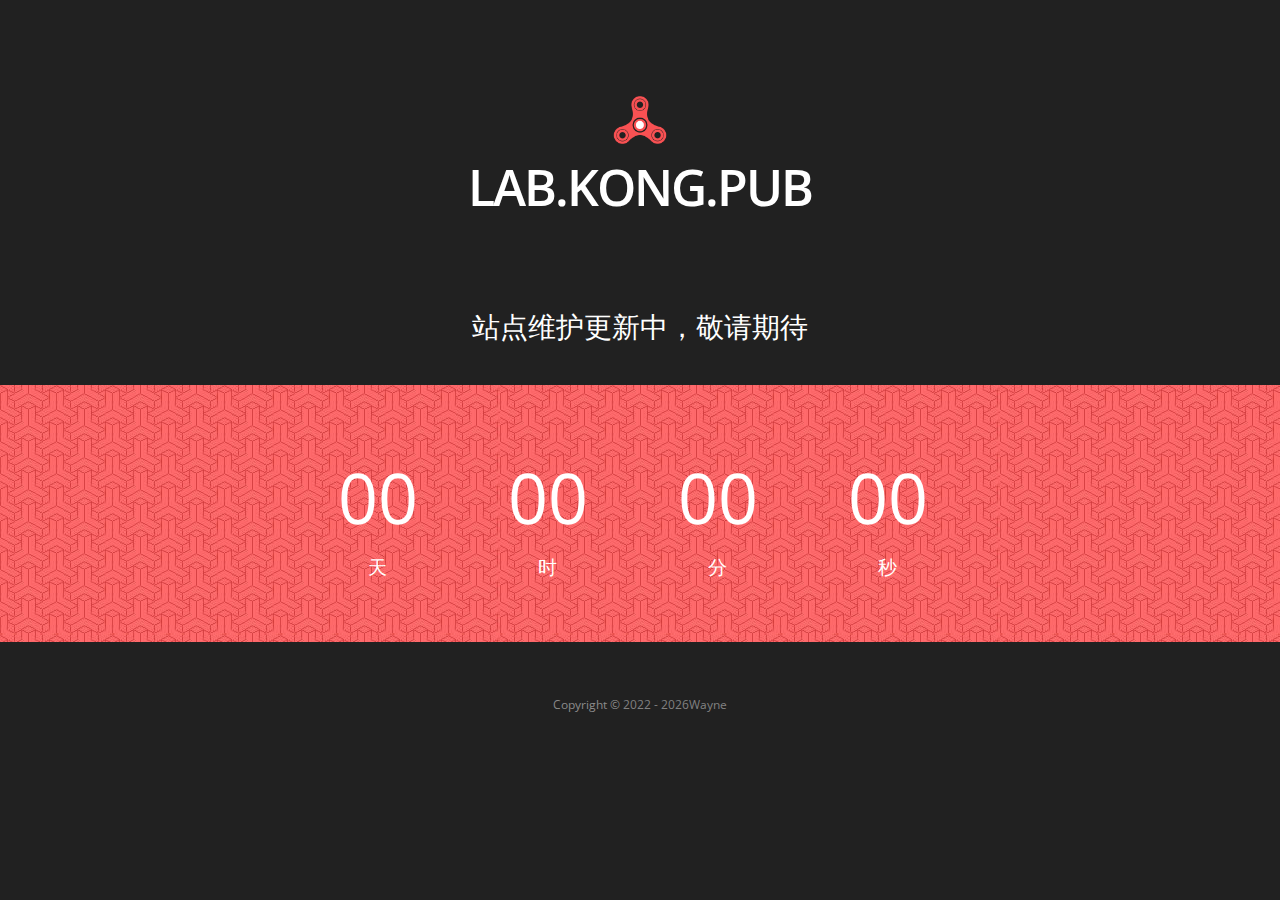
<file: upgrade/index.html>
<!DOCTYPE HTML>
<html lang="en">
<head>
<meta charset="utf-8">
<title>更新维护 | WayneのLab</title>
<meta http-equiv="X-UA-Compatible" content="chrome=1">
<link rel="stylesheet" type="text/css" href="css/bootstrap.min.css">
<link href="et-line-font/style.css" rel="stylesheet" />
<link rel="stylesheet" type="text/css" href="css/styles.css">
<link rel="shortcut icon" href="favicon.ico">
</head>

<body id="home" oncontextmenu="self.event.returnValue=false" onselectstart="return false">
<section class="main">
<div id="Content" class="wrapper topSection">
	<div id="Header">
	<div class="wrapper">
		<div class="logo"><h1><img src="images/logo1.png" />LAB.KONG.PUB</h1></div>
		</div>
	</div>
	<h2>站点维护更新中，敬请期待</h2> 	
<div class="countdown styled"></div>
</div>
</section>
<span class="tempBy"><br><br>Copyright © <a href="https://soga.ml/" target="_blank">2022 <script>
	document.write(' - ' + (new Date()).getFullYear())
</script>Wayne</a></span>

<script type="text/javascript" src="js/jquery-1.9.1.min.js"></script> 
<script type="text/javascript" src="js/jquery.countdown.js"></script>
<script type="text/javascript" src="js/global.js"></script>

</body>
</html>
</file>
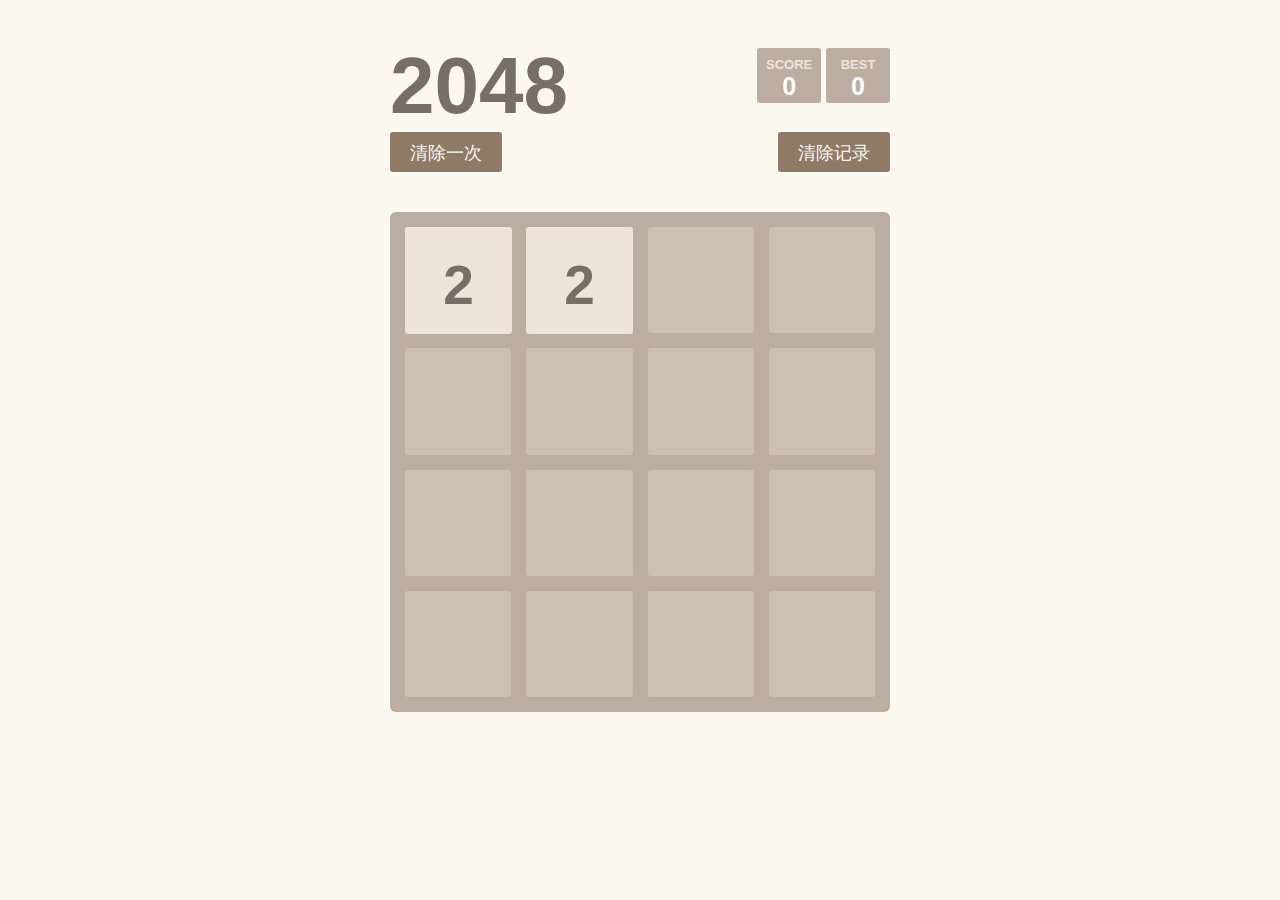
<file: game/2048/index.html>
﻿<html>

<head>
  <meta http-equiv="Content-Type" content="text/html; charset=utf-8" />
  <meta name="viewport"
    content="width=device-width,initial-scale=1.0,maximum-scale=1.0,minimum-scale=1.0,user-scalable=0">
  <title>2048</title>
  <meta name="apple-mobile-web-app-capable" content="yes">

  <meta name="HandheldFriendly" content="True">
  <meta name="MobileOptimized" content="320">
  <meta property="og:title" content="2048 游戏">
  <meta property="og:site_name" content="2048 游戏">
  <meta property="og:description" content="一起来玩吧!">
  <meta property="og:image" content="meta/og_image.png">

  <script type="text/javascript" charset="utf-8"></script>
  <meta name="apple-mobile-web-app-capable" content="yes">
  <meta name="HandheldFriendly" content="True">
  <meta name="MobileOptimized" content="320">
  <link href="./css/main.css" rel="stylesheet" type="text/css">
</head>

<body>
  <div class="container">
    <div class="heading">
      <h1 class="title">2048</h1>
      <div class="scores-container">
        <div class="score-container">0
          <div class="score-addition"></div>
        </div>
        <div class="best-container">0</div>
      </div>
    </div>
    <div class="heading">
      <!--<p style="float:left;" class="game-intro">移动数字使相同的合并，得到<strong>2048获胜!</strong></p>-->
      <div id="clear-tile2">清除一次</div>
      <div id="clear-score" class="clear">清除记录</div>
    </div>
    <div id="game-container" class="game-container">
      <div class="game-message">
        <p></p>
        <div class="lower">
          <a id="retry-button">再来一次</a>
        </div>
      </div>

      <div class="grid-container">
        <div class="grid-row">
          <div class="grid-cell"></div>
          <div class="grid-cell"></div>
          <div class="grid-cell"></div>
          <div class="grid-cell"></div>
        </div>
        <div class="grid-row">
          <div class="grid-cell"></div>
          <div class="grid-cell"></div>
          <div class="grid-cell"></div>
          <div class="grid-cell"></div>
        </div>
        <div class="grid-row">
          <div class="grid-cell"></div>
          <div class="grid-cell"></div>
          <div class="grid-cell"></div>
          <div class="grid-cell"></div>
        </div>
        <div class="grid-row">
          <div class="grid-cell"></div>
          <div class="grid-cell"></div>
          <div class="grid-cell"></div>
          <div class="grid-cell"></div>
        </div>
      </div>

      <div class="tile-container"></div>
    </div>

  </div>

  <script src="./js/animframe_polyfill.js"></script>
  <script src="./js/keyboard_input_manager.js"></script>
  <script src="./js/html_actuator.js"></script>
  <script src="./js/grid.js"></script>
  <script src="./js/tile.js"></script>
  <script src="./js/local_score_manager.js"></script>
  <script src="./js/game_manager.js"></script>
  <script src="./js/application.js"></script>
</body>

</html>
</file>
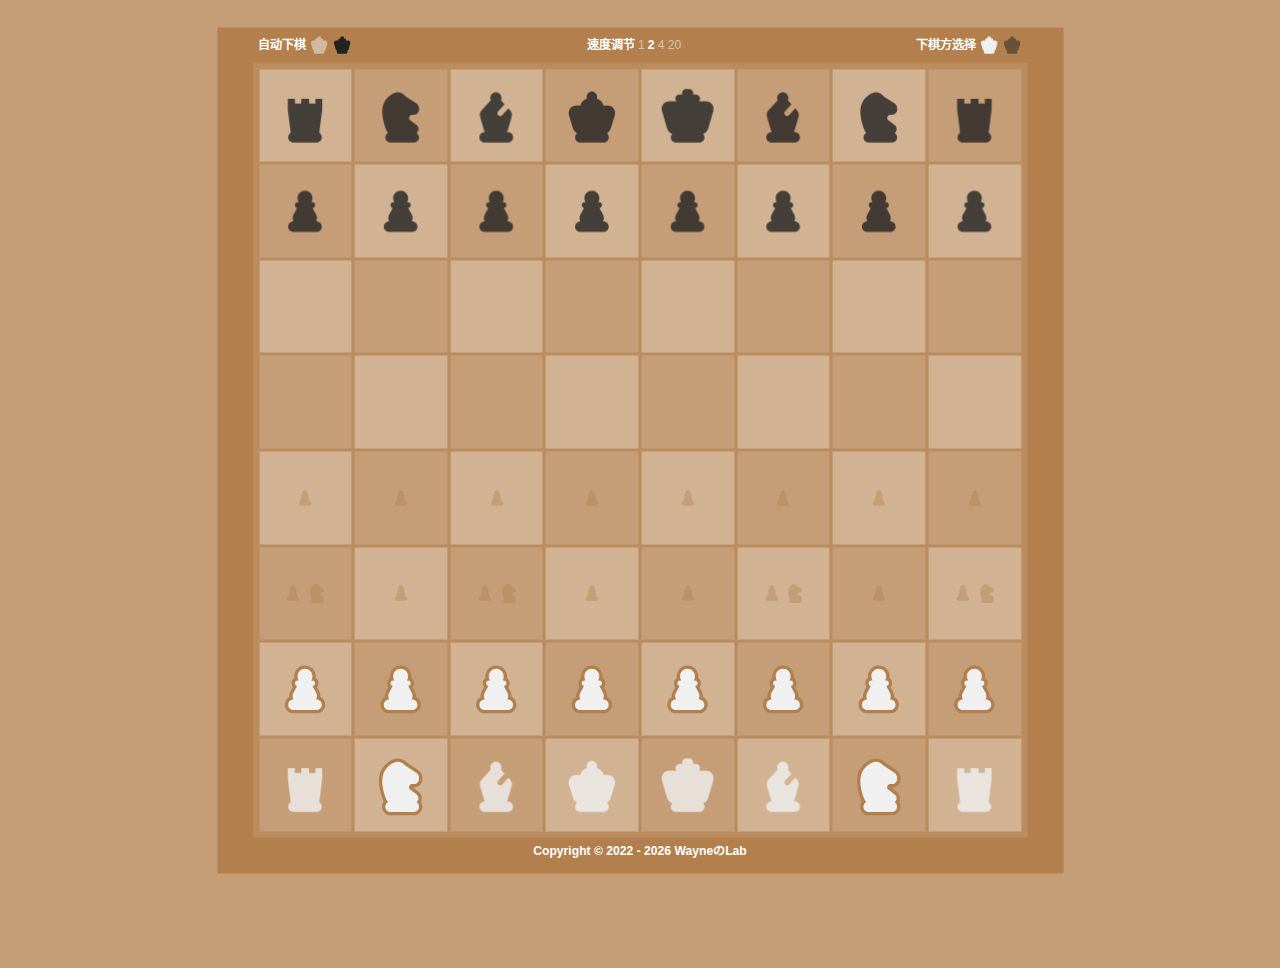
<file: game/chess/index.html>
<!DOCTYPE html>
<html lang="zh-CN">

<head>
  <meta charset="UTF-8">
  <title>国际象棋</title>
  <meta name="viewport" content="width=device-width, initial-scale=1">
  <link rel="stylesheet" href="normalize.min.css">
  <link rel="stylesheet" href="style.css">
  <link rel="icon" href="favicon.ico" type="image/x-icon" />
</head>

<body>
  <!-- partial:index.partial.html -->
  <section id="view">
    <aside>
      <div>
        <h3 title="Autoplay">自动下棋</h3>
        <label for="white-random"><input type="checkbox" id="white-random" /><svg width="170" height="170"
            viewBox="0 0 170 170" fill="none" xmlns="http://www.w3.org/2000/svg" class="white">
            <use href="#king" />
          </svg></label>
        <label for="black-random"><input type="checkbox" id="black-random" checked /><svg width="170" height="170"
            viewBox="0 0 170 170" fill="none" xmlns="http://www.w3.org/2000/svg" class="black">
            <use href="#king" />
          </svg></label>
      </div>
      <div>
        <h3 title="Actions per Second">速度调节</h3>
        <label for="speed-slow"><input type="radio" name="speed" id="speed-slow" /><span>1</span></label>
        <label for="speed-medium"><input type="radio" name="speed" id="speed-medium" checked /><span>2</span></label>
        <label for="speed-fast"><input type="radio" name="speed" id="speed-fast" /><span>4</span></label>
        <label for="speed-asap"><input type="radio" name="speed" id="speed-asap" /><span>20</span></label>
      </div>
      <div>
        <h3 title="Point of View">下棋方选择</h3>
        <label for="white-perspective"><input type="radio" name="perspective" id="white-perspective" checked /><svg
            width="170" height="170" viewBox="0 0 170 170" fill="none" xmlns="http://www.w3.org/2000/svg" class="white">
            <use href="#king" />
          </svg></label>
        <label for="black-perspective"><input type="radio" name="perspective" id="black-perspective" /><svg width="170"
            height="170" viewBox="0 0 170 170" fill="none" xmlns="http://www.w3.org/2000/svg" class="black">
            <use href="#king" />
          </svg></label>
      </div>
    </aside>
    <div id="board"></div>
    <div class="two">
      <div>
        <h3 title="Autoplay"><a href="https://lab.kong.pub/" target="_blank" rel="nofollow">Copyright © 2022
            <script>document.write(' - ' + (new Date()).getFullYear())</script> WayneのLab
          </a></h3>
      </div>
    </div>
  </section>

  <svg aria-hidden style="display: none;" width="170" height="170" viewBox="0 0 170 170" fill="none"
    xmlns="http://www.w3.org/2000/svg">
    <g id="pawn">
      <path fill="var(--stroke)"
        d="M63.9596 75.8417L71.9157 80.049C73.2376 77.5492 73.3078 74.5734 72.1052 72.0141C70.9025 69.4547 68.5669 67.6094 65.7987 67.0316L63.9596 75.8417ZM53.8303 94.9961L61.7863 99.2034L61.7864 99.2034L53.8303 94.9961ZM53.2512 96.2739L44.7646 93.2777L44.7646 93.2777L53.2512 96.2739ZM54.1798 112V121C57.4071 121 60.3874 119.272 61.9907 116.471C63.5939 113.67 63.5747 110.225 61.9403 107.442L54.1798 112ZM114.82 112L107.06 107.442C105.425 110.225 105.406 113.67 107.009 116.471C108.613 119.272 111.593 121 114.82 121V112ZM115.749 96.2739L124.235 93.2776L124.235 93.2776L115.749 96.2739ZM115.17 94.9961L107.214 99.2034L107.214 99.2034L115.17 94.9961ZM105.111 75.9755L104.388 67.0046C101.37 67.2479 98.6777 68.9917 97.2213 71.6453C95.7649 74.2989 95.74 77.5069 97.1551 80.1828L105.111 75.9755ZM101.706 61L94.1937 56.0436C92.3701 58.8076 92.2116 62.3498 93.7811 65.2657C95.3506 68.1816 98.3945 70 101.706 70V61ZM68.294 61V70C71.6055 70 74.6494 68.1816 76.2189 65.2657C77.7884 62.3498 77.6299 58.8076 75.8063 56.0436L68.294 61ZM56.0036 71.6343L45.8743 90.7887L61.7864 99.2034L71.9157 80.049L56.0036 71.6343ZM45.8743 90.7887C45.5683 91.3674 45.1338 92.2321 44.7646 93.2777L61.7378 99.2702C61.7062 99.3598 61.685 99.4043 61.691 99.3911C61.6938 99.3851 61.7021 99.3674 61.718 99.3356C61.7341 99.3035 61.756 99.2608 61.7863 99.2034L45.8743 90.7887ZM44.7646 93.2777C43.8488 95.8717 40.5174 106.509 46.4192 116.558L61.9403 107.442C61.2075 106.194 60.9315 104.686 61.0138 103C61.0971 101.296 61.5308 99.8565 61.7378 99.2702L44.7646 93.2777ZM54.1798 103H54V121H54.1798V103ZM54 103C41.2975 103 31 113.297 31 126H49C49 123.239 51.2386 121 54 121V103ZM31 126C31 138.703 41.2974 149 54 149V131C51.2386 131 49 128.761 49 126H31ZM54 149H116V131H54V149ZM116 149C128.703 149 139 138.703 139 126H121C121 128.761 118.761 131 116 131V149ZM139 126C139 113.297 128.703 103 116 103V121C118.761 121 121 123.239 121 126H139ZM116 103H114.82V121H116V103ZM122.581 116.558C128.483 106.509 125.151 95.8716 124.235 93.2776L107.262 99.2702C107.469 99.8565 107.903 101.296 107.986 103C108.069 104.686 107.793 106.194 107.06 107.442L122.581 116.558ZM124.235 93.2776C123.866 92.2321 123.432 91.3674 123.126 90.7887L107.214 99.2034C107.244 99.2608 107.266 99.3035 107.282 99.3356C107.298 99.3674 107.306 99.3851 107.309 99.3912C107.315 99.4043 107.294 99.3598 107.262 99.2702L124.235 93.2776ZM123.126 90.7888L113.067 71.7681L97.1551 80.1828L107.214 99.2034L123.126 90.7888ZM103 68.5C103 67.7083 103.607 67.0675 104.388 67.0046L105.835 84.9463C114.328 84.2614 121 77.1644 121 68.5H103ZM104.5 70C103.672 70 103 69.3284 103 68.5H121C121 59.3873 113.613 52 104.5 52V70ZM101.706 70H104.5V52H101.706V70ZM109.218 65.9564C112.241 61.375 114 55.8793 114 50H96C96 52.248 95.3352 54.3134 94.1937 56.0436L109.218 65.9564ZM114 50C114 33.9837 101.016 21 85 21V39C91.0751 39 96 43.9249 96 50H114ZM85 21C68.9837 21 56 33.9837 56 50H74C74 43.9249 78.9249 39 85 39V21ZM56 50C56 55.8793 57.7591 61.375 60.7818 65.9564L75.8063 56.0436C74.6648 54.3134 74 52.248 74 50H56ZM65.5 70H68.294V52H65.5V70ZM67 68.5C67 69.3284 66.3284 70 65.5 70V52C56.3873 52 49 59.3873 49 68.5H67ZM65.7987 67.0316C66.4826 67.1743 67 67.7665 67 68.5H49C49 76.4618 54.6302 83.0882 62.1205 84.6518L65.7987 67.0316Z" />
      <path fill-rule="evenodd" clip-rule="evenodd"
        d="M63.9596 75.8417L53.8303 94.9961C53.6109 95.4111 53.4075 95.8312 53.2512 96.2739C52.4848 98.4448 50.4371 105.627 54.1798 112H54C46.268 112 40 118.268 40 126C40 133.732 46.268 140 54 140H116C123.732 140 130 133.732 130 126C130 118.268 123.732 112 116 112H114.82C118.563 105.627 116.515 98.4447 115.749 96.2739C115.592 95.8312 115.389 95.4111 115.17 94.9961L105.111 75.9755C108.967 75.6645 112 72.4364 112 68.5C112 64.3579 108.642 61 104.5 61H101.706C103.788 57.8442 105 54.0636 105 50C105 38.9543 96.0457 30 85 30C73.9543 30 65 38.9543 65 50C65 54.0636 66.2119 57.8442 68.294 61H65.5C61.3579 61 58 64.3579 58 68.5C58 72.1142 60.5564 75.1312 63.9596 75.8417Z" />
    </g>

    <g id="rook">
      <path fill="var(--stroke)"
        d="M96 40H105C105 35.0294 100.971 31 96 31V40ZM75 40V31C70.0294 31 66 35.0294 66 40H75ZM75 53L75 62C77.3869 62 79.6761 61.0518 81.364 59.364C83.0518 57.6761 84 55.387 84 53H75ZM58 53H49C49 57.9706 53.0294 62 58 62L58 53ZM58 40H67C67 35.0294 62.9706 31 58 31V40ZM39 40V31C34.0294 31 30 35.0294 30 40H39ZM39 69H30C30 69.379 30.0239 69.7577 30.0717 70.1337L39 69ZM46.8667 130.951L51.4589 138.691C54.5432 136.861 56.2467 133.375 55.795 129.817L46.8667 130.951ZM123.133 130.951L114.205 129.817C113.753 133.375 115.457 136.861 118.541 138.691L123.133 130.951ZM131 69L139.928 70.1338C139.976 69.7577 140 69.3791 140 69L131 69ZM131 40H140C140 35.0294 135.971 31 131 31V40ZM113 40V31C108.029 31 104 35.0294 104 40H113ZM113 53L113 62C115.387 62 117.676 61.0518 119.364 59.364C121.052 57.6761 122 55.387 122 53H113ZM96 53H87C87 57.9706 91.0294 62 96 62L96 53ZM96 31H75V49H96V31ZM66 40V53H84V40H66ZM75 44L58 44L58 62L75 62L75 44ZM67 53V40H49V53H67ZM58 31H39V49H58V31ZM30 40V69H48V40H30ZM30.0717 70.1337L37.9384 132.085L55.795 129.817L47.9283 67.8663L30.0717 70.1337ZM42.2745 123.211C35.5441 127.204 30.9998 134.566 30.9998 143H48.9998C48.9998 141.18 49.9671 139.576 51.4589 138.691L42.2745 123.211ZM30.9998 143C30.9998 155.703 41.2973 166 53.9998 166V148C51.2384 148 48.9998 145.761 48.9998 143H30.9998ZM53.9998 166H116V148H53.9998V166ZM116 166C128.702 166 139 155.703 139 143H121C121 145.761 118.761 148 116 148V166ZM139 143C139 134.567 134.456 127.204 127.725 123.211L118.541 138.691C120.033 139.576 121 141.18 121 143H139ZM132.061 132.085L139.928 70.1338L122.072 67.8662L114.205 129.817L132.061 132.085ZM140 69V40H122V69H140ZM131 31H113V49H131V31ZM104 40V53H122V40H104ZM113 44L96 44L96 62L113 62L113 44ZM105 53V40H87V53H105Z" />
      <path fill-rule="evenodd" clip-rule="evenodd"
        d="M96 40H75V53L58 53V40H39V69L46.8667 130.951C42.7556 133.39 39.9998 137.873 39.9998 143C39.9998 150.732 46.2678 157 53.9998 157H116C123.732 157 130 150.732 130 143C130 137.873 127.244 133.39 123.133 130.951L131 69V40H113V53L96 53V40Z" />
    </g>


    <g id="knight">
      <path fill="var(--stroke)"
        d="M49.1052 38.3193L55.4587 44.6937L55.4587 44.6937L49.1052 38.3193ZM94.2401 29.9368L87.874 36.2986L87.8741 36.2987L94.2401 29.9368ZM47.3161 124.557L55.6423 121.14L55.6423 121.14L47.3161 124.557ZM51.766 130.503L55.8329 138.532C58.5612 137.15 60.401 134.477 60.7176 131.435C61.0343 128.393 59.7845 125.399 57.3994 123.484L51.766 130.503ZM127.628 131.204L122.091 124.109C119.79 125.905 118.502 128.705 118.637 131.621C118.773 134.537 120.314 137.207 122.772 138.782L127.628 131.204ZM132.387 123.702L141.165 125.687L141.165 125.687L132.387 123.702ZM127.584 110.339L133.091 103.22L133.091 103.22L127.584 110.339ZM110.576 97.1821L105.069 104.301L105.069 104.301L110.576 97.1821ZM126.76 52.2539L121.858 59.802L121.858 59.802L126.76 52.2539ZM99.5001 34.552L104.402 27.0039L104.402 27.0039L99.5001 34.552ZM94.4956 30.1927L100.866 23.8348L100.866 23.8347L94.4956 30.1927ZM55.4587 44.6937C66.4763 33.7121 74.1214 31.8771 78.4041 32.0063C82.8219 32.1396 86.0037 34.427 87.874 36.2986L100.606 23.575C96.9524 19.9187 89.6658 14.3378 78.9468 14.0145C68.0925 13.6871 55.9323 18.8073 42.7516 31.9449L55.4587 44.6937ZM55.6423 121.14C51.8581 111.919 46.772 97.1895 45.3694 82.2455C43.9517 67.1402 46.4349 53.688 55.4587 44.6937L42.7516 31.9449C28.1598 46.4892 25.8204 66.5842 27.4482 83.9274C29.091 101.432 34.9182 118.052 38.99 127.974L55.6423 121.14ZM57.3994 123.484C56.6293 122.866 56.029 122.082 55.6423 121.14L38.99 127.974C40.5712 131.827 43.0657 135.061 46.1326 137.522L57.3994 123.484ZM53.0838 143C53.0838 141.063 54.183 139.368 55.8329 138.532L47.699 122.475C40.2331 126.256 35.0838 134.019 35.0838 143H53.0838ZM58.0838 148C55.3224 148 53.0838 145.761 53.0838 143H35.0838C35.0838 155.703 45.3812 166 58.0838 166V148ZM120.084 148H58.0838V166H120.084V148ZM125.084 143C125.084 145.761 122.845 148 120.084 148V166C132.786 166 143.084 155.703 143.084 143H125.084ZM122.772 138.782C124.181 139.685 125.084 141.24 125.084 143H143.084C143.084 134.852 138.84 127.7 132.484 123.627L122.772 138.782ZM123.608 121.717C123.387 122.695 122.843 123.522 122.091 124.109L133.165 138.3C137.095 135.233 140 130.837 141.165 125.687L123.608 121.717ZM122.077 117.458C123.372 118.459 123.969 120.121 123.608 121.717L141.165 125.687C143.069 117.265 139.92 108.503 133.091 103.22L122.077 117.458ZM105.069 104.301L122.077 117.458L133.091 103.22L116.083 90.0634L105.069 104.301ZM98.3876 90.6851C98.3876 96.0131 100.855 101.041 105.069 104.301L116.083 90.0634C116.275 90.2123 116.388 90.4418 116.388 90.6851H98.3876ZM115.602 73.471C106.095 73.471 98.3876 81.178 98.3876 90.6851H116.388C116.388 91.1191 116.036 91.471 115.602 91.471V73.471ZM120.815 73.471H115.602V91.471H120.815V73.471ZM125.243 69.0432C125.243 71.4886 123.261 73.471 120.815 73.471V91.471C133.202 91.471 143.243 81.4297 143.243 69.0432H125.243ZM125.243 66.0369V69.0432H143.243V66.0369H125.243ZM121.858 59.802C123.969 61.1731 125.243 63.5195 125.243 66.0369H143.243C143.243 57.4241 138.885 49.3965 131.661 44.7058L121.858 59.802ZM94.5985 42.1001L121.858 59.802L131.661 44.7058L104.402 27.0039L94.5985 42.1001ZM88.1255 36.5506C89.5726 38.0004 91.8096 40.2891 94.5985 42.1001L104.402 27.0039C103.476 26.4028 102.551 25.5233 100.866 23.8348L88.1255 36.5506ZM87.8741 36.2987C87.9569 36.3816 88.04 36.4649 88.1256 36.5506L100.866 23.8347C100.781 23.7498 100.694 23.6625 100.606 23.5749L87.8741 36.2987Z" />
      <path fill-rule="evenodd" clip-rule="evenodd"
        d="M94.2401 29.9368C88.716 24.409 73.3034 14.2001 49.1052 38.3193C25.4895 61.8579 39.4602 105.414 47.3161 124.557C48.3001 126.955 49.8475 128.963 51.766 130.503C47.208 132.812 44.0838 137.541 44.0838 143C44.0838 150.732 50.3518 157 58.0838 157H120.084C127.816 157 134.084 150.732 134.084 143C134.084 138.046 131.511 133.693 127.628 131.204C129.969 129.378 131.694 126.766 132.387 123.702C133.519 118.693 131.646 113.481 127.584 110.339L110.576 97.1821C108.565 95.6265 107.388 93.2275 107.388 90.6851C107.388 86.1486 111.065 82.471 115.602 82.471H120.815C128.231 82.471 134.243 76.4592 134.243 69.0432V66.0369C134.243 60.4718 131.427 55.2848 126.76 52.2539L99.5001 34.552C97.6428 33.3459 96.0618 31.7619 94.4956 30.1927C94.4104 30.1073 94.3252 30.022 94.2401 29.9368Z" />
    </g>

    <g id="bishop">
      <path fill="var(--stroke)"
        d="M97.7142 44.0856L89.4897 40.4306L87.1055 45.7955L91.0547 50.1396L97.7142 44.0856ZM107.204 54.5248L113.843 60.6014L119.386 54.5454L113.864 48.4708L107.204 54.5248ZM90.0638 73.2519L96.7027 79.3284L96.7027 79.3284L90.0638 73.2519ZM90.5325 83.8481L84.4559 90.4871L84.4559 90.4871L90.5325 83.8481ZM101.129 83.3795L107.768 89.456L107.768 89.456L101.129 83.3795ZM117.337 65.6709L123.997 59.6168L117.36 52.3162L110.698 59.5943L117.337 65.6709ZM122.204 71.0243L115.544 77.0783L115.544 77.0783L122.204 71.0243ZM126.158 88.1953L134.795 90.7267L134.795 90.7267L126.158 88.1953ZM115.792 123.563L107.155 121.031L107.155 121.031L115.792 123.563ZM113.283 128.798L105.902 123.648L96.0296 137.798H113.283V128.798ZM54.7167 128.798V137.798H71.9704L62.0977 123.648L54.7167 128.798ZM52.2081 123.563L60.8447 121.031L60.8447 121.031L52.2081 123.563ZM41.8417 88.1953L33.2051 90.7267L33.2051 90.7267L41.8417 88.1953ZM45.7961 71.0243L52.4556 77.0783L52.4556 77.0783L45.7961 71.0243ZM70.2858 44.0856L76.9453 50.1396L80.8945 45.7955L78.5103 40.4306L70.2858 44.0856ZM105.939 47.7406C107.267 44.7523 108 41.4498 108 38H90C90 38.8832 89.8148 39.6991 89.4897 40.4306L105.939 47.7406ZM113.864 48.4708L104.374 38.0315L91.0547 50.1396L100.545 60.5789L113.864 48.4708ZM96.7027 79.3284L113.843 60.6014L100.565 48.4483L83.4248 67.1754L96.7027 79.3284ZM96.609 77.2092C97.2201 77.7685 97.2621 78.7173 96.7027 79.3284L83.4248 67.1754C77.2722 73.8975 77.7338 84.3345 84.4559 90.4871L96.609 77.2092ZM94.4898 77.3029C95.0491 76.6918 95.9979 76.6499 96.609 77.2092L84.4559 90.4871C91.178 96.6397 101.615 96.1781 107.768 89.456L94.4898 77.3029ZM110.698 59.5943L94.4898 77.3029L107.768 89.456L123.976 71.7474L110.698 59.5943ZM128.863 64.9702L123.997 59.6168L110.678 71.7249L115.544 77.0783L128.863 64.9702ZM134.795 90.7267C137.442 81.6942 135.195 71.9349 128.863 64.9702L115.544 77.0783C117.655 79.3999 118.404 82.653 117.522 85.6638L134.795 90.7267ZM124.429 126.094L134.795 90.7267L117.522 85.6638L107.155 121.031L124.429 126.094ZM120.664 133.948C122.307 131.594 123.591 128.951 124.429 126.094L107.155 121.031C106.874 121.992 106.446 122.869 105.902 123.648L120.664 133.948ZM116 119.798H113.283V137.798H116V119.798ZM139 142.798C139 130.096 128.703 119.798 116 119.798V137.798C118.761 137.798 121 140.037 121 142.798H139ZM116 165.798C128.703 165.798 139 155.501 139 142.798H121C121 145.56 118.761 147.798 116 147.798V165.798ZM54 165.798H116V147.798H54V165.798ZM31 142.798C31 155.501 41.2974 165.798 54 165.798V147.798C51.2386 147.798 49 145.56 49 142.798H31ZM54 119.798C41.2975 119.798 31 130.096 31 142.798H49C49 140.037 51.2386 137.798 54 137.798V119.798ZM54.7167 119.798H54V137.798H54.7167V119.798ZM43.5714 126.094C44.4088 128.951 45.6929 131.594 47.3357 133.948L62.0977 123.648C61.5539 122.869 61.1262 121.992 60.8447 121.031L43.5714 126.094ZM33.2051 90.7267L43.5714 126.094L60.8447 121.031L50.4784 85.6638L33.2051 90.7267ZM39.1366 64.9702C32.8051 71.9349 30.5576 81.6942 33.2051 90.7267L50.4784 85.6638C49.5959 82.653 50.3451 79.3999 52.4556 77.0783L39.1366 64.9702ZM63.6264 38.0315L39.1366 64.9702L52.4556 77.0783L76.9453 50.1396L63.6264 38.0315ZM60 38C60 41.4498 60.7334 44.7523 62.0614 47.7406L78.5103 40.4306C78.1852 39.6991 78 38.8832 78 38H60ZM84 14C70.7452 14 60 24.7452 60 38H78C78 34.6863 80.6863 32 84 32V14ZM108 38C108 24.7452 97.2548 14 84 14V32C87.3137 32 90 34.6863 90 38H108Z" />
      <path fill-rule="evenodd" clip-rule="evenodd"
        d="M99 38C99 40.1665 98.5407 42.2257 97.7142 44.0856L107.204 54.5248L90.0638 73.2519C87.2671 76.3074 87.477 81.0515 90.5325 83.8481C93.588 86.6448 98.3321 86.435 101.129 83.3795L117.337 65.6709L122.204 71.0243C126.425 75.6674 127.923 82.1736 126.158 88.1953L115.792 123.563C115.233 125.471 114.377 127.231 113.283 128.798H116C123.732 128.798 130 135.066 130 142.798C130 150.53 123.732 156.798 116 156.798H54C46.268 156.798 40 150.53 40 142.798C40 135.066 46.268 128.798 54 128.798H54.7167C53.6234 127.231 52.7675 125.471 52.2081 123.563L41.8417 88.1953C40.0767 82.1736 41.5751 75.6674 45.7961 71.0243L70.2858 44.0856C69.4593 42.2257 69 40.1665 69 38C69 29.7157 75.7157 23 84 23C92.2843 23 99 29.7157 99 38Z" />
    </g>

    <g id="queen">
      <path fill="var(--stroke)"
        d="M98.3201 39.3222L89.7589 36.5462C88.2688 41.1416 90.6725 46.0937 95.2048 47.7659L98.3201 39.3222ZM71.6799 39.3222L74.7952 47.7659C79.3275 46.0937 81.7312 41.1416 80.2411 36.5462L71.6799 39.3222ZM54.2398 58V67C58.658 67 62.4228 63.7931 63.1253 59.4312L54.2398 58ZM23.8059 83.7931L32.42 81.1862L32.42 81.1862L23.8059 83.7931ZM34.7006 119.793L26.0864 122.4L26.0864 122.4L34.7006 119.793ZM45.4311 132.146L51.1198 139.12C53.5226 137.16 54.7472 134.101 54.3609 131.025C53.9746 127.948 52.0318 125.287 49.2191 123.982L45.4311 132.146ZM124.913 131.982L120.97 123.892C118.183 125.25 116.292 127.947 115.963 131.029C115.635 134.112 116.917 137.147 119.355 139.061L124.913 131.982ZM135.299 119.793L126.685 117.186L126.685 117.186L135.299 119.793ZM146.194 83.7932L137.58 81.1862L137.58 81.1862L146.194 83.7932ZM115.76 58L106.875 59.4312C107.577 63.7931 111.342 67 115.76 67V58ZM90 35C90 35.5543 89.9131 36.0707 89.7589 36.5462L106.881 42.0983C107.61 39.8513 108 37.4624 108 35H90ZM85 30C87.7614 30 90 32.2386 90 35H108C108 22.2975 97.7026 12 85 12V30ZM80 35C80 32.2386 82.2386 30 85 30V12C72.2975 12 62 22.2975 62 35H80ZM80.2411 36.5462C80.0869 36.0707 80 35.5543 80 35H62C62 37.4624 62.3902 39.8513 63.1188 42.0983L80.2411 36.5462ZM63.1253 59.4312C63.7988 55.2498 67.5604 50.4352 74.7952 47.7659L68.5647 30.8786C57.1112 35.1044 47.3444 44.2138 45.3544 56.5688L63.1253 59.4312ZM54.2398 49H42.9485V67H54.2398V49ZM42.9485 49C23.4932 49 9.55633 67.7789 15.1917 86.4001L32.42 81.1862C30.2825 74.123 35.5689 67 42.9485 67V49ZM15.1917 86.4001L26.0864 122.4L43.3148 117.186L32.42 81.1862L15.1917 86.4001ZM26.0864 122.4C28.5395 130.506 34.3182 136.911 41.643 140.31L49.2191 123.982C46.429 122.687 44.2438 120.256 43.3148 117.186L26.0864 122.4ZM39.7423 125.172C34.5896 129.375 31.2741 135.804 31.2741 143H49.2741C49.2741 141.44 49.978 140.051 51.1198 139.12L39.7423 125.172ZM31.2741 143C31.2741 155.703 41.5715 166 54.2741 166V148C51.5127 148 49.2741 145.761 49.2741 143H31.2741ZM54.2741 166H116.274V148H54.2741V166ZM116.274 166C128.977 166 139.274 155.703 139.274 143H121.274C121.274 145.761 119.036 148 116.274 148V166ZM139.274 143C139.274 135.648 135.815 129.099 130.471 124.904L119.355 139.061C120.54 139.991 121.274 141.407 121.274 143H139.274ZM128.856 140.073C135.943 136.619 141.516 130.321 143.914 122.4L126.685 117.186C125.777 120.186 123.67 122.576 120.97 123.892L128.856 140.073ZM143.914 122.4L154.808 86.4001L137.58 81.1862L126.685 117.186L143.914 122.4ZM154.808 86.4001C160.444 67.7789 146.507 49 127.052 49V67C134.431 67 139.718 74.123 137.58 81.1862L154.808 86.4001ZM127.052 49H115.76V67H127.052V49ZM95.2048 47.7659C102.44 50.4352 106.201 55.2498 106.875 59.4312L124.646 56.5688C122.656 44.2138 112.889 35.1044 101.435 30.8786L95.2048 47.7659Z" />
      <path fill-rule="evenodd" clip-rule="evenodd"
        d="M98.3201 39.3222C98.7615 37.961 99 36.5084 99 35C99 27.268 92.732 21 85 21C77.268 21 71 27.268 71 35C71 36.5084 71.2385 37.961 71.6799 39.3222C62.3358 42.7698 55.5716 49.7318 54.2398 58H42.9485C29.5311 58 19.9194 70.951 23.8059 83.7931L34.7006 119.793C36.3917 125.381 40.3736 129.799 45.4311 132.146C42.2838 134.713 40.2741 138.622 40.2741 143C40.2741 150.732 46.5421 157 54.2741 157H116.274C124.006 157 130.274 150.732 130.274 143C130.274 138.528 128.177 134.545 124.913 131.982C129.807 129.597 133.647 125.254 135.299 119.793L146.194 83.7932C150.081 70.951 140.469 58 127.052 58H115.76C114.428 49.7318 107.664 42.7698 98.3201 39.3222Z" />
    </g>

    <g id="king">
      <path fill="var(--stroke)"
        d="M71.3981 29V38C74.4851 38 77.3566 36.4179 79.0059 33.8085C80.6552 31.1991 80.8521 27.9265 79.5275 25.1382L71.3981 29ZM55.5392 47V56C59.196 56 62.4893 53.7874 63.8715 50.4019C65.2537 47.0165 64.4501 43.1312 61.8383 40.5718L55.5392 47ZM16.8101 72.5915L25.4512 70.0754L25.4512 70.0754L16.8101 72.5915ZM30.4959 119.592L39.137 117.075L39.137 117.075L30.4959 119.592ZM44.3251 133.266L50.7933 139.524C52.9992 137.244 53.8418 133.971 53.011 130.909C52.1801 127.848 49.7986 125.449 46.7427 124.597L44.3251 133.266ZM126.438 133.253L123.999 124.59C120.947 125.449 118.572 127.851 117.747 130.913C116.923 133.974 117.77 137.244 119.978 139.52L126.438 133.253ZM140.22 119.592L148.861 122.108L148.861 122.108L140.22 119.592ZM153.906 72.5915L145.265 70.0753L145.265 70.0753L153.906 72.5915ZM115.236 47L108.937 40.5718C106.325 43.1312 105.522 47.0165 106.904 50.4019C108.286 53.7874 111.579 56 115.236 56V47ZM99.3773 29L91.2479 25.1382C89.9233 27.9265 90.1202 31.1991 91.7695 33.8085C93.4188 36.4179 96.2903 38 99.3773 38V29ZM79.3877 24.5C79.3877 23.6716 80.0593 23 80.8877 23V5C70.1181 5 61.3877 13.7304 61.3877 24.5H79.3877ZM79.5275 25.1382C79.4407 24.9555 79.3877 24.7465 79.3877 24.5H61.3877C61.3877 27.4743 62.0598 30.3168 63.2688 32.8618L79.5275 25.1382ZM71.3981 20H62.8877V38H71.3981V20ZM62.8877 20C52.1181 20 43.3877 28.7304 43.3877 39.5H61.3877C61.3877 38.6716 62.0593 38 62.8877 38V20ZM43.3877 39.5C43.3877 44.9545 45.639 49.8994 49.2401 53.4282L61.8383 40.5718C61.5498 40.2891 61.3877 39.9216 61.3877 39.5H43.3877ZM55.5392 38H36.0125V56H55.5392V38ZM36.0125 38C16.6845 38 2.7653 56.5505 8.16895 75.1077L25.4512 70.0754C23.4015 63.0364 28.6812 56 36.0125 56V38ZM8.16895 75.1077L21.8548 122.108L39.137 117.075L25.4512 70.0754L8.16895 75.1077ZM21.8548 122.108C24.7108 131.916 32.4229 139.291 41.9074 141.936L46.7427 124.597C43.1399 123.592 40.2185 120.789 39.137 117.075L21.8548 122.108ZM37.8569 127.008C33.861 131.139 31.3877 136.79 31.3877 143H49.3877C49.3877 141.646 49.9143 140.433 50.7933 139.524L37.8569 127.008ZM31.3877 143C31.3877 155.703 41.6852 166 54.3877 166V148C51.6263 148 49.3877 145.761 49.3877 143H31.3877ZM54.3877 166H116.388V148H54.3877V166ZM116.388 166C129.09 166 139.388 155.703 139.388 143H121.388C121.388 145.761 119.149 148 116.388 148V166ZM139.388 143C139.388 136.779 136.906 131.119 132.898 126.987L119.978 139.52C120.859 140.429 121.388 141.643 121.388 143H139.388ZM128.876 141.917C138.33 139.256 146.012 131.893 148.861 122.108L131.579 117.075C130.5 120.781 127.59 123.579 123.999 124.59L128.876 141.917ZM148.861 122.108L162.547 75.1077L145.265 70.0753L131.579 117.075L148.861 122.108ZM162.547 75.1077C167.951 56.5504 154.032 38 134.704 38V56C142.035 56 147.315 63.0364 145.265 70.0753L162.547 75.1077ZM134.704 38H115.236V56H134.704V38ZM121.535 53.4282C125.136 49.8994 127.388 44.9545 127.388 39.5H109.388C109.388 39.9216 109.226 40.2891 108.937 40.5718L121.535 53.4282ZM127.388 39.5C127.388 28.7304 118.657 20 107.888 20V38C108.716 38 109.388 38.6716 109.388 39.5H127.388ZM107.888 20H99.3773V38H107.888V20ZM91.3877 24.5C91.3877 24.7465 91.3347 24.9555 91.2479 25.1382L107.507 32.8618C108.716 30.3168 109.388 27.4743 109.388 24.5H91.3877ZM89.8877 23C90.7161 23 91.3877 23.6716 91.3877 24.5H109.388C109.388 13.7304 100.657 5 89.8877 5V23ZM80.8877 23H89.8877V5H80.8877V23Z" />
      <path fill-rule="evenodd" clip-rule="evenodd"
        d="M80.8877 14C75.0887 14 70.3877 18.701 70.3877 24.5C70.3877 26.1104 70.7502 27.6361 71.3981 29H62.8877C57.0887 29 52.3877 33.701 52.3877 39.5C52.3877 42.438 53.5944 45.0942 55.5392 47H36.0125C22.6829 47 13.0834 59.7934 16.8101 72.5915L30.4959 119.592C32.4647 126.353 37.7814 131.441 44.3251 133.266C41.8876 135.786 40.3877 139.218 40.3877 143C40.3877 150.732 46.6557 157 54.3877 157H116.388C124.12 157 130.388 150.732 130.388 143C130.388 139.211 128.883 135.774 126.438 133.253C132.96 131.417 138.256 126.337 140.22 119.592L153.906 72.5915C157.633 59.7934 148.033 47 134.704 47H115.236C117.181 45.0942 118.388 42.438 118.388 39.5C118.388 33.701 113.687 29 107.888 29H99.3773C100.025 27.6361 100.388 26.1104 100.388 24.5C100.388 18.701 95.6867 14 89.8877 14H80.8877Z" />
    </g>
  </svg>
  <!-- partial -->
  <script src="script.js"></script>

</body>

</html>
</file>
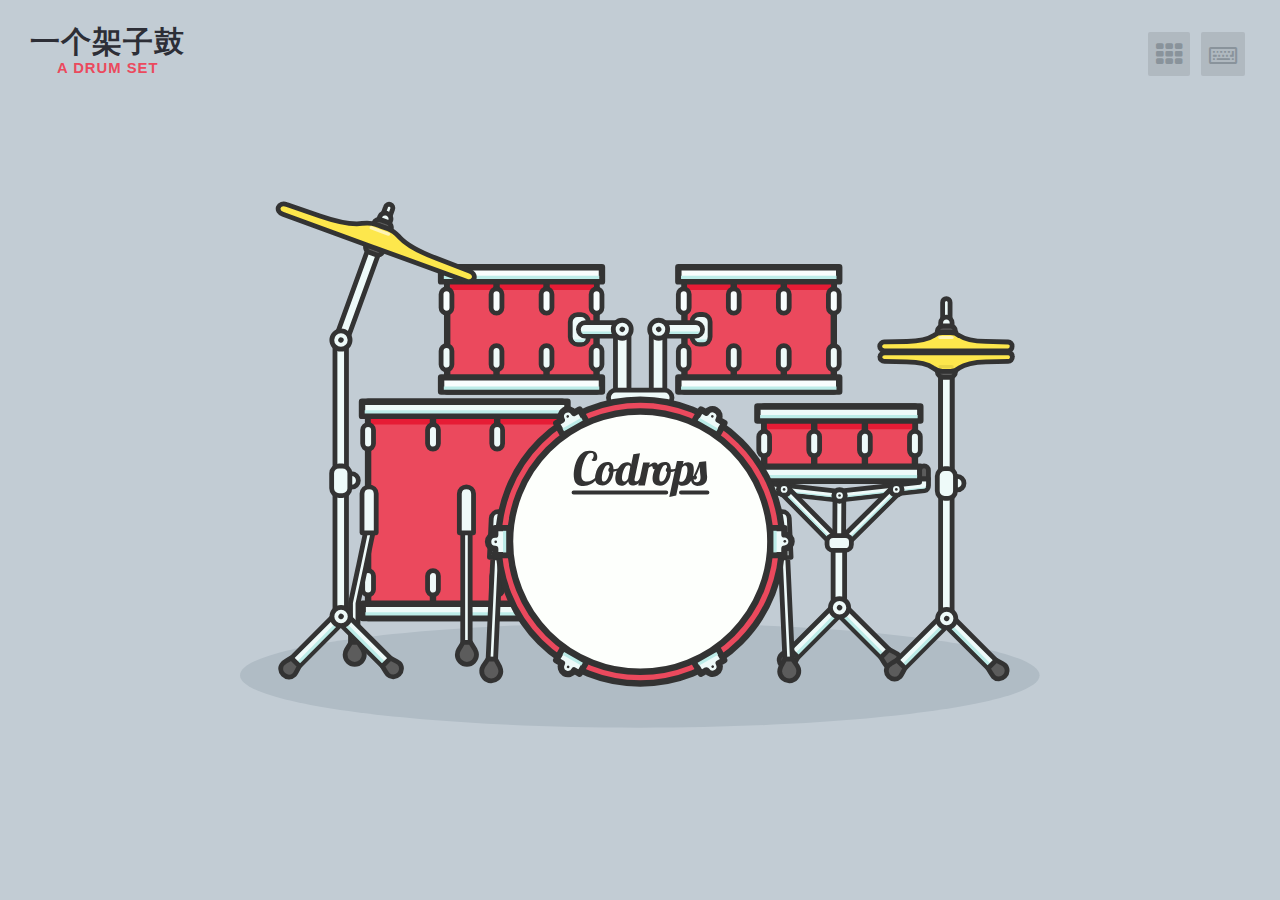
<file: game/durms/index.html>
﻿<!DOCTYPE html>
<head>
    <meta charset="UTF-8">
    <meta http-equiv="X-UA-Compatible" content="IE=edge">
    <meta name="viewport" content="width=device-width, initial-scale=1">
    <title>一个架子鼓</title>
    <link rel="Shortcut Icon" href="./img/favicon.ico" type="image/x-icon">
    <meta name="description" content="在线架子鼓打击乐器">
    <meta name="keywords" content="架子鼓,打击乐,drum kit, drums, svg, animation, music, sequencer, tutorial, web design">
    <meta name="author" content="Codrops">
    <meta name="apple-mobile-web-app-capable" content="yes">
    <meta name="apple-touch-fullscreen" content="yes">
    <meta name="apple-mobile-web-app-status-bar-style" content="black">
    <meta name="full-screen" content="yes">
    <meta name="browsermode" content="application">
    <meta name="x5-fullscreen" content="true">
    <meta name="x5-page-mode" content="app">
    <link rel="stylesheet" type="text/css" href="css/normalize.css">
    <link rel="stylesheet" type="text/css" href="css/font-awesome.min.css">
    <link rel="stylesheet" type="text/css" href="css/styles.css">
    <!--[if IE]> <script src="js/html5shiv.min.js"></script> <![endif]-->
</head>
<body oncontextmenu="self.event.returnValue=false" onselectstart="return false">
    <div class="container">
        <header class="codrops-header">
            
            <h1>
                一个架子鼓
                <span>
                    A drum set
                </span>
            </h1>
        </header>
        <div class="content">
            <div id="container-sequencer" class="container-sequencer collapse">
                <div id="sequencer" class="sequencer">
                    <div class="row" data-target-drum="crash">
                        <img src="img/crash.png" alt="Crash">
                        <label>
                            <input type="checkbox">
                            <span></span>
                        </label>
                        <label>
                            <input type="checkbox">
                            <span></span>
                        </label>
                        <label>
                            <input type="checkbox">
                            <span></span>
                        </label>
                        <label>
                            <input type="checkbox">
                            <span></span>
                        </label>
                        <label>
                            <input type="checkbox">
                            <span></span>
                        </label>
                        <label>
                            <input type="checkbox">
                            <span></span>
                        </label>
                        <label>
                            <input type="checkbox">
                            <span></span>
                        </label>
                        <label>
                            <input type="checkbox">
                            <span></span>
                        </label>
                    </div>
                    <div class="row" data-target-drum="hiHat">
                        <img src="img/hi-hat.png" alt="Hi hat">
                        <label>
                            <input type="checkbox">
                            <span></span>
                        </label>
                        <label>
                            <input type="checkbox">
                            <span></span>
                        </label>
                        <label>
                            <input type="checkbox">
                            <span></span>
                        </label>
                        <label>
                            <input type="checkbox">
                            <span></span>
                        </label>
                        <label>
                            <input type="checkbox">
                            <span></span>
                        </label>
                        <label>
                            <input type="checkbox">
                            <span></span>
                        </label>
                        <label>
                            <input type="checkbox">
                            <span></span>
                        </label>
                        <label>
                            <input type="checkbox">
                            <span></span>
                        </label>
                    </div>
                    <div class="row" data-target-drum="snare">
                        <img src="img/snare.png" alt="Snare">
                        <label>
                            <input type="checkbox">
                            <span></span>
                        </label>
                        <label>
                            <input type="checkbox">
                            <span></span>
                        </label>
                        <label>
                            <input type="checkbox">
                            <span></span>
                        </label>
                        <label>
                            <input type="checkbox">
                            <span></span>
                        </label>
                        <label>
                            <input type="checkbox">
                            <span></span>
                        </label>
                        <label>
                            <input type="checkbox">
                            <span></span>
                        </label>
                        <label>
                            <input type="checkbox">
                            <span></span>
                        </label>
                        <label>
                            <input type="checkbox">
                            <span></span>
                        </label>
                    </div>
                    <div class="row" data-target-drum="rightTom">
                        <img src="img/right-tom.png" alt="Right tom">
                        <label>
                            <input type="checkbox">
                            <span></span>
                        </label>
                        <label>
                            <input type="checkbox">
                            <span></span>
                        </label>
                        <label>
                            <input type="checkbox">
                            <span></span>
                        </label>
                        <label>
                            <input type="checkbox">
                            <span></span>
                        </label>
                        <label>
                            <input type="checkbox">
                            <span></span>
                        </label>
                        <label>
                            <input type="checkbox">
                            <span></span>
                        </label>
                        <label>
                            <input type="checkbox">
                            <span></span>
                        </label>
                        <label>
                            <input type="checkbox">
                            <span></span>
                        </label>
                    </div>
                    <div class="row" data-target-drum="leftTom">
                        <img src="img/left-tom.png" alt="Left tom">
                        <label>
                            <input type="checkbox">
                            <span></span>
                        </label>
                        <label>
                            <input type="checkbox">
                            <span></span>
                        </label>
                        <label>
                            <input type="checkbox">
                            <span></span>
                        </label>
                        <label>
                            <input type="checkbox">
                            <span></span>
                        </label>
                        <label>
                            <input type="checkbox">
                            <span></span>
                        </label>
                        <label>
                            <input type="checkbox">
                            <span></span>
                        </label>
                        <label>
                            <input type="checkbox">
                            <span></span>
                        </label>
                        <label>
                            <input type="checkbox">
                            <span></span>
                        </label>
                    </div>
                    <div class="row" data-target-drum="floorTom">
                        <img src="img/floor-tom.png" alt="Floor tom">
                        <label>
                            <input type="checkbox">
                            <span></span>
                        </label>
                        <label>
                            <input type="checkbox">
                            <span></span>
                        </label>
                        <label>
                            <input type="checkbox">
                            <span></span>
                        </label>
                        <label>
                            <input type="checkbox">
                            <span></span>
                        </label>
                        <label>
                            <input type="checkbox">
                            <span></span>
                        </label>
                        <label>
                            <input type="checkbox">
                            <span></span>
                        </label>
                        <label>
                            <input type="checkbox">
                            <span></span>
                        </label>
                        <label>
                            <input type="checkbox">
                            <span></span>
                        </label>
                    </div>
                    <div class="row" data-target-drum="kick">
                        <img src="img/kick.png" alt="Kick">
                        <label>
                            <input type="checkbox">
                            <span></span>
                        </label>
                        <label>
                            <input type="checkbox">
                            <span></span>
                        </label>
                        <label>
                            <input type="checkbox">
                            <span></span>
                        </label>
                        <label>
                            <input type="checkbox">
                            <span></span>
                        </label>
                        <label>
                            <input type="checkbox">
                            <span></span>
                        </label>
                        <label>
                            <input type="checkbox">
                            <span></span>
                        </label>
                        <label>
                            <input type="checkbox">
                            <span></span>
                        </label>
                        <label>
                            <input type="checkbox">
                            <span></span>
                        </label>
                    </div>
                    <div class="sequencer-controls">
                        <button id="sequencer-active-btn" class="btn" aria-label="Play">
                            <i class="fa fa-play"></i>
                        </button>
                        <div class="sequencer-controls-tempo">
                            <button id="bpm-decrease-btn" class="btn" aria-label="Decrease bpm">
                                <i class="fa fa-minus"></i>
                            </button>
                            <input id="bpm-indicator" type="number" min="100" max="300" size="3" value="150" readonly>
                            <button id="bpm-increase-btn" class="btn" aria-label="Iecrease bpm">
                                <i class="fa fa-plus"></i>
                            </button>
                        </div>
                    </div>
                </div>
            </div>
            <div id="container-drums" class="container-drums">
                <svg version="1.1" xmlns="http://www.w3.org/2000/svg" viewbox="0 0 1000 790" preserveAspectRatio="xMidYMid meet">
                    <g id="Drums">
                        <path id="Drum-Shadow" d="M999.77,656.9c0,36.16-223.73,65.48-499.77,65.48S0.23,693.06.23,656.9,224,591.42,500,591.42,999.77,620.65,999.77,656.9Z" transform="translate(-0.23)" fill="#b0bcc5" />
                        <g id="Snare">
                            <g id="Snare-Drum">
                                <path d="M655.47,320.79H843.88v92.94H655.47V320.79Z" transform="translate(-0.23)" fill="#eb495d" stroke="#333" stroke-linecap="round" stroke-linejoin="round" stroke-width="8" />
                                <path d="M840.5,345.29H658.84" transform="translate(-0.23)" fill="none" stroke="#e61c35" stroke-miterlimit="10" stroke-width="8" />
                                <g>
                                    <path d="M662.22,375.71a6.76,6.76,0,1,1-13.52,0v-16.9a6.76,6.76,0,1,1,13.52,0v16.9Zm188.42,0a6.76,6.76,0,1,1-13.52,0v-16.9a6.76,6.76,0,1,1,13.52,0v16.9Z" transform="translate(-0.23)" fill="#eefaf9" stroke="#333" stroke-linecap="round" stroke-linejoin="round" stroke-width="6" />
                                    <path d="M718,393.45v-11m0-30.42v-11" transform="translate(-0.23)" fill="none" stroke="#333" stroke-linecap="round" stroke-linejoin="round" stroke-width="8" />
                                    <path d="M724.75,375.71a6.76,6.76,0,0,1-13.52,0v-16.9a6.76,6.76,0,0,1,13.52,0v16.9Z" transform="translate(-0.23)" fill="#eefaf9" stroke="#333" stroke-linecap="round" stroke-linejoin="round" stroke-width="6" />
                                    <g>
                                        <path d="M781.36,393.45v-11m0-30.42v-11" transform="translate(-0.23)" fill="none" stroke="#333" stroke-linecap="round" stroke-linejoin="round" stroke-width="8" />
                                        <path d="M788.12,375.71a6.76,6.76,0,0,1-13.52,0v-16.9a6.76,6.76,0,0,1,13.52,0v16.9Z" transform="translate(-0.23)" fill="#eefaf9" stroke="#333" stroke-linecap="round" stroke-linejoin="round" stroke-width="6" />
                                    </g>
                                </g>
                                <path d="M647,320.79H850.64v17.74H647V320.79Zm0,75.2H850.64v17.74H647V396Z" transform="translate(-0.23)" fill="#eefaf9" stroke="#333" stroke-linecap="round" stroke-linejoin="round" stroke-width="8" />
                                <path d="M650.4,333.46H847.26M650.4,408.66H847.26" transform="translate(-0.23)" fill="none" stroke="#bcece8" stroke-miterlimit="10" stroke-width="4" />
                            </g>
                            <g id="Snare-Stand">
                                <path d="M741.65,491.46H756v80.27H741.65V491.46Z" transform="translate(-0.23)" fill="#eefaf9" stroke="#333" stroke-linecap="round" stroke-linejoin="round" stroke-width="6" />
                                <g>
                                    <path d="M811.18,634.25a7.14,7.14,0,0,1-10.22-.08L744.6,577.81a7.17,7.17,0,1,1,10.14-10.14L811.1,624A7.29,7.29,0,0,1,811.18,634.25Z" transform="translate(-0.23)" fill="#eefaf9" stroke="#333" stroke-linecap="round" stroke-linejoin="round" stroke-width="6" />
                                    <path d="M804.42,631.55l-56.78-56.78" transform="translate(-0.23)" fill="none" stroke="#bcece8" stroke-miterlimit="10" stroke-width="4" />
                                    <path d="M811.52,624.45l-10.14,10.14s5.41,9.13,6.76,10.48c4,4,10.05,3.63,14-.34s4.31-10.05.42-14C821.24,629.52,811.52,624.45,811.52,624.45Z" transform="translate(-0.23)" fill="#5c5c5c" stroke="#333" stroke-linecap="round" stroke-linejoin="round" stroke-width="6" />
                                </g>
                                <g>
                                    <path d="M687.91,634a7.14,7.14,0,0,1,.08-10.22l56.36-56.36a7.17,7.17,0,1,1,10.14,10.14l-56.36,56.36A7.14,7.14,0,0,1,687.91,634Z" transform="translate(-0.23)" fill="#eefaf9" stroke="#333" stroke-linecap="round" stroke-linejoin="round" stroke-width="6" />
                                    <path d="M694.84,631.55l54.75-54.84" transform="translate(-0.23)" fill="none" stroke="#bcece8" stroke-miterlimit="10" stroke-width="4" />
                                    <path d="M697.63,634.34L687.49,624.2S678.36,629.61,677,631c-4,4-3.63,10.05.34,14s10.05,4.31,14,.42C692.56,644.14,697.63,634.34,697.63,634.34Z" transform="translate(-0.23)" fill="#5c5c5c" stroke="#333" stroke-linecap="round" stroke-linejoin="round" stroke-width="6" />
                                </g>
                                <path d="M738.27,572.41a11.41,11.41,0,1,1,11.41,11.41A11.36,11.36,0,0,1,738.27,572.41Z" transform="translate(-0.23)" fill="#eefaf9" stroke="#333" stroke-linecap="round" stroke-linejoin="round" stroke-width="6" />
                                <path d="M751.7,569.62a3.39,3.39,0,1,0,.76,4.73A3.38,3.38,0,0,0,751.7,569.62Z" transform="translate(-0.23)" fill="#333" />
                                <g>
                                    <path d="M647.86,400.72a5.49,5.49,0,1,0-11,0V411.2h11V400.72Z" transform="translate(-0.23)" fill="#5c5c5c" stroke="#333" stroke-linecap="round" stroke-linejoin="round" stroke-width="6" />
                                    <path d="M647.86,415.67V411.2h-11v8.45c0,3,2.11,6,5.15,6.34l103.33,11.49,1-10.9-98.52-10.9h0Z" transform="translate(-0.23)" fill="#eefaf9" stroke="#333" stroke-linecap="round" stroke-linejoin="round" stroke-width="6" />
                                    <path d="M642.54,423.53l100.38,11.24,0.17-1.69L640.34,421.59a2.86,2.86,0,0,0,2.2,1.94h0Z" transform="translate(-0.23)" fill="#bcece8" />
                                    <g>
                                        <path d="M860.78,411.2h-11v4.48l-96.91,10.81,1.35,10.9L856.13,426c3-.34,4.73-3.38,4.73-6.34V411.2h-0.08Z" transform="translate(-0.23)" fill="#eefaf9" stroke="#333" stroke-linecap="round" stroke-linejoin="round" stroke-width="6" />
                                        <path d="M756.35,432.91l0.17,1.69L856,423.53a2.88,2.88,0,0,0,2.11-1.61Z" transform="translate(-0.23)" fill="#bcece8" />
                                        <path d="M860.78,400.72a5.49,5.49,0,1,0-11,0V411.2h11V400.72Z" transform="translate(-0.23)" fill="#5c5c5c" stroke="#333" stroke-linecap="round" stroke-linejoin="round" stroke-width="6" />
                                    </g>
                                    <g>
                                        <path d="M744,432.3l11,0.06-0.36,63.37-11-.06Z" transform="translate(-0.23)" fill="#eefaf9" stroke="#333" stroke-linecap="round" stroke-linejoin="round" stroke-width="6" />
                                        <circle cx="749.44" cy="432.15" r="7.18" fill="#eefaf9" stroke="#333" stroke-linecap="round" stroke-linejoin="round" stroke-width="6" />
                                        <circle cx="749.44" cy="432.15" r="1.69" fill="#333" />
                                        <g>
                                            <path d="M823.86,421.84a5.48,5.48,0,0,0-7.77-.08l-70.8,70,7.69,7.77,70.8-70A5.38,5.38,0,0,0,823.86,421.84Z" transform="translate(-0.23)" fill="#eefaf9" stroke="#333" stroke-linecap="round" stroke-linejoin="round" stroke-width="6" />
                                            <path d="M815.83,432.32l-54.67,54.07" transform="translate(-0.23)" fill="none" stroke="#bcece8" stroke-miterlimit="10" stroke-width="2" />
                                            <circle cx="820.42" cy="424.55" r="7.18" fill="#eefaf9" stroke="#333" stroke-linecap="round" stroke-linejoin="round" stroke-width="6" />
                                            <circle cx="820.42" cy="424.55" r="1.69" fill="#333" />
                                        </g>
                                        <g>
                                            <path d="M676.25,421a5.48,5.48,0,0,0-.08,7.77l70,70.8,7.77-7.69-70-70.8a5.38,5.38,0,0,0-7.69-.08h0Z" transform="translate(-0.23)" fill="#eefaf9" stroke="#333" stroke-linecap="round" stroke-linejoin="round" stroke-width="6" />
                                            <path d="M679.71,427.25l58.55,59.14" transform="translate(-0.23)" fill="none" stroke="#bcece8" stroke-miterlimit="10" stroke-width="2" />
                                            <circle cx="680.16" cy="424.55" r="7.18" fill="#eefaf9" stroke="#333" stroke-linecap="round" stroke-linejoin="round" stroke-width="6" />
                                            <circle cx="680.16" cy="424.55" r="1.69" fill="#333" />
                                        </g>
                                    </g>
                                    <path d="M764.46,493.24a7.54,7.54,0,0,1-7.52,7.52H741.56a7.54,7.54,0,0,1-7.52-7.52v-3.55a7.54,7.54,0,0,1,7.52-7.52h15.38a7.54,7.54,0,0,1,7.52,7.52v3.55Z" transform="translate(-0.23)" fill="#eefaf9" stroke="#333" stroke-linecap="round" stroke-linejoin="round" stroke-width="6" />
                                </g>
                            </g>
                        </g>
                        <g id="Floor-Tom">
                            <g id="Floor-Tom-Drum">
                                <path d="M160.34,314.87H402.83V585.25H160.34V314.87Z" transform="translate(-0.23)" fill="#eb495d" stroke="#333" stroke-linecap="round" stroke-linejoin="round" stroke-width="8" />
                                <path d="M399.45,339.38H163.72" transform="translate(-0.23)" fill="none" stroke="#e61c35" stroke-miterlimit="10" stroke-width="8" />
                                <g>
                                    <path d="M167.1,367.26a6.76,6.76,0,0,1-13.52,0v-16.9a6.76,6.76,0,0,1,13.52,0v16.9Zm242.49,0a6.76,6.76,0,1,1-13.52,0v-16.9a6.76,6.76,0,0,1,13.52,0v16.9Z" transform="translate(-0.23)" fill="#eefaf9" stroke="#333" stroke-linecap="round" stroke-linejoin="round" stroke-width="6" />
                                    <path d="M241.45,343.6v-11" transform="translate(-0.23)" fill="none" stroke="#333" stroke-linecap="round" stroke-linejoin="round" stroke-width="8" />
                                    <path d="M248.21,367.26a6.76,6.76,0,1,1-13.52,0v-16.9a6.76,6.76,0,0,1,13.52,0v16.9Z" transform="translate(-0.23)" fill="#eefaf9" stroke="#333" stroke-linecap="round" stroke-linejoin="round" stroke-width="6" />
                                    <g>
                                        <path d="M321.72,343.6v-11" transform="translate(-0.23)" fill="none" stroke="#333" stroke-linecap="round" stroke-linejoin="round" stroke-width="8" />
                                        <path d="M328.48,367.26a6.76,6.76,0,1,1-13.52,0v-16.9a6.76,6.76,0,0,1,13.52,0v16.9Z" transform="translate(-0.23)" fill="#eefaf9" stroke="#333" stroke-linecap="round" stroke-linejoin="round" stroke-width="6" />
                                    </g>
                                </g>
                                <path d="M152.74,314.87H409.59v17.74H152.74V314.87Z" transform="translate(-0.23)" fill="#eefaf9" stroke="#333" stroke-linecap="round" stroke-linejoin="round" stroke-width="8" />
                                <path d="M156.12,327.55h250.1" transform="translate(-0.23)" fill="none" stroke="#bcece8" stroke-miterlimit="10" stroke-width="4" />
                                <g>
                                    <g>
                                        <path d="M409.59,549.76a6.76,6.76,0,1,1-13.52,0v-16.9a6.76,6.76,0,0,1,13.52,0v16.9Zm-242.49,0a6.76,6.76,0,0,1-13.52,0v-16.9a6.76,6.76,0,0,1,13.52,0v16.9Z" transform="translate(-0.23)" fill="#eefaf9" stroke="#333" stroke-linecap="round" stroke-linejoin="round" stroke-width="6" />
                                        <path d="M321.72,556.52v11" transform="translate(-0.23)" fill="none" stroke="#333" stroke-linecap="round" stroke-linejoin="round" stroke-width="8" />
                                        <path d="M328.48,549.76a6.76,6.76,0,1,1-13.52,0v-16.9a6.76,6.76,0,0,1,13.52,0v16.9Z" transform="translate(-0.23)" fill="#eefaf9" stroke="#333" stroke-linecap="round" stroke-linejoin="round" stroke-width="6" />
                                        <g>
                                            <path d="M241.45,556.52v11" transform="translate(-0.23)" fill="none" stroke="#333" stroke-linecap="round" stroke-linejoin="round" stroke-width="8" />
                                            <path d="M248.21,549.76a6.76,6.76,0,1,1-13.52,0v-16.9a6.76,6.76,0,0,1,13.52,0v16.9Z" transform="translate(-0.23)" fill="#eefaf9" stroke="#333" stroke-linecap="round" stroke-linejoin="round" stroke-width="6" />
                                        </g>
                                    </g>
                                    <path d="M153.58,567.51H410.44v17.74H153.58V567.51Z" transform="translate(-0.23)" fill="#eefaf9" stroke="#333" stroke-linecap="round" stroke-linejoin="round" stroke-width="8" />
                                    <path d="M157,580.18h250.1" transform="translate(-0.23)" fill="none" stroke="#bcece8" stroke-miterlimit="10" stroke-width="4" />
                                </g>
                            </g>
                            <g id="Floor-Tom-Legs">
                                <path d="M147.92,521.71l-9.55,44.53v64.38a4.73,4.73,0,0,0,4.65,4.82,4.67,4.67,0,0,0,4.65-4.82V567.25l9.55-44.53,9.38-44.53,3-14-9.21-1.86-12.42,59.4h0Z" transform="translate(-0.23)" fill="#eefaf9" stroke="#333" stroke-linecap="round" stroke-linejoin="round" stroke-width="6" />
                                <path d="M153.92,625l-5.75-9.29h-9.29L133.3,625a11.43,11.43,0,0,0-1.69,6.17,12,12,0,0,0,12,12,12.13,12.13,0,0,0,12-12.17,14.12,14.12,0,0,0-1.69-6h0Z" transform="translate(-0.23)" fill="#5c5c5c" stroke="#333" stroke-linecap="round" stroke-linejoin="round" stroke-width="6" />
                                <path d="M170.48,429.78a8.88,8.88,0,0,0-17.74,0v49h17.74v-49Z" transform="translate(-0.23)" fill="#eefaf9" stroke="#333" stroke-linecap="round" stroke-linejoin="round" stroke-width="6" />
                                <g>
                                    <path d="M278.63,630.62a4.73,4.73,0,0,0,4.65,4.82,4.67,4.67,0,0,0,4.65-4.82V477.1h-9.29V630.62Z" transform="translate(-0.23)" fill="#eefaf9" stroke="#333" stroke-linecap="round" stroke-linejoin="round" stroke-width="6" />
                                    <path d="M294.18,625l-5.75-9.29h-9.29L273.56,625a11.43,11.43,0,0,0-1.69,6.17,12,12,0,0,0,12,12,12.13,12.13,0,0,0,12-12.17,14.12,14.12,0,0,0-1.69-6h0Z" transform="translate(-0.23)" fill="#5c5c5c" stroke="#333" stroke-linecap="round" stroke-linejoin="round" stroke-width="6" />
                                    <path d="M292.15,429.78a8.88,8.88,0,0,0-17.74,0v49h17.74v-49Z" transform="translate(-0.23)" fill="#eefaf9" stroke="#333" stroke-linecap="round" stroke-linejoin="round" stroke-width="6" />
                                </g>
                                <g>
                                    <path d="M416,521.71l-12-59.57L395,464l2.87,14,9,44.53,8.79,44.53v63.37a4.73,4.73,0,0,0,4.65,4.82,4.67,4.67,0,0,0,4.65-4.82V566.07L416,521.71h0Z" transform="translate(-0.23)" fill="#eefaf9" stroke="#333" stroke-linecap="round" stroke-linejoin="round" stroke-width="6" />
                                    <path d="M431.05,625l-5.75-9.29H416L410.44,625a11.43,11.43,0,0,0-1.69,6.17,12,12,0,0,0,12,12,12.13,12.13,0,0,0,12-12.17,14.12,14.12,0,0,0-1.69-6h0Z" transform="translate(-0.23)" fill="#5c5c5c" stroke="#333" stroke-linecap="round" stroke-linejoin="round" stroke-width="6" />
                                    <path d="M392.7,429.78a8.88,8.88,0,0,1,17.74,0v49H392.7v-49Z" transform="translate(-0.23)" fill="#eefaf9" stroke="#333" stroke-linecap="round" stroke-linejoin="round" stroke-width="6" />
                                </g>
                            </g>
                        </g>
                        <g id="Hi-Hat">
                            <g id="Hi-Hat-Stand-Top">
                                <path d="M887.82,290.37V190.84a4.73,4.73,0,0,0-4.65-4.82,4.67,4.67,0,0,0-4.65,4.82v99.53h9.29Z" transform="translate(-0.23)" fill="#eefaf9" stroke="#333" stroke-linecap="round" stroke-linejoin="round" stroke-width="6" />
                                <path d="M890.35,416.94a6.91,6.91,0,0,1-6.93,6.93H883a6.91,6.91,0,0,1-6.93-6.93V216.19a6.91,6.91,0,0,1,6.93-6.93h0.42a6.91,6.91,0,0,1,6.93,6.93V416.94h0Z" transform="translate(-0.23)" fill="#eefaf9" stroke="#333" stroke-linecap="round" stroke-linejoin="round" stroke-width="6" />
                                <path d="M878.52,249h9.29v65.9h-9.29V249Z" transform="translate(-0.23)" fill="#bcece8" />
                                <path d="M895.08,227.85c0-.84-0.51-0.51-0.51-0.59v-0.42a6.23,6.23,0,0,0-6.51-6.59H879.2c-3.89,0-7.44,2.7-7.44,6.59v0.42c0,0.08.51-.25,0.51,0.59h22.81Z" transform="translate(-0.23)" fill="#5c5c5c" stroke="#333" stroke-linecap="round" stroke-linejoin="round" stroke-width="6" />
                                <g id="Hi-Hat-Top">
                                    <path d="M960.23,240.27l-27.88-.68c-19.43-.42-27.8-3.8-33.37-7.6v0.17a16.91,16.91,0,0,0-10.73-3.55h-10a17.15,17.15,0,0,0-10.82,3.55v-0.08c-5.58,3.8-14,7.1-33.46,7.52l-28.3.59a5.6,5.6,0,0,0-5.83,5.41v0.08c0,3.13,3,5.66,6.08,5.66H960.4c3.13,0,5-2.53,5-5.66v-0.08a5,5,0,0,0-5.15-5.32h0Z" transform="translate(-0.23)" fill="#fde74c" stroke="#333" stroke-linecap="round" stroke-linejoin="round" stroke-width="6" />
                                    <path d="M875.14,234.61h15.21" transform="translate(-0.23)" fill="none" stroke="#fef5b7" stroke-linecap="round" stroke-linejoin="round" stroke-width="4" />
                                </g>
                            </g>
                            <g id="Hi-Hat-Bottom">
                                <path d="M805.78,264.43l27.8,0.68c19.43,0.42,28.05,3.8,33.12,7.6,3.38,2.37,7.52,4.14,11.58,4.14h10a17.51,17.51,0,0,0,10.82-4V272.8c5.58-3.8,14-7.18,33.46-7.69l27.8-.68a5.24,5.24,0,0,0,5.32-5.49v-0.08c0-3.13-1.94-4.9-5-4.9H806.2c-3.13,0-6.08,1.77-6.08,4.9v0.08c-0.17,3.21,2.53,5.49,5.66,5.49h0Z" transform="translate(-0.23)" fill="#fde74c" stroke="#333" stroke-linecap="round" stroke-linejoin="round" stroke-width="6" />
                                <path d="M875.14,270.94h15.21" transform="translate(-0.23)" fill="none" stroke="#bead39" stroke-linecap="round" stroke-linejoin="round" stroke-width="4" opacity="0.3" />
                            </g>
                            <g id="Hi-Hat-Stand">
                                <path d="M876,276.85h14.36V586.94H876V276.85Z" transform="translate(-0.23)" fill="#eefaf9" stroke="#333" stroke-linecap="round" stroke-linejoin="round" stroke-width="6" />
                                <g>
                                    <path d="M945,647.77a7.14,7.14,0,0,1-10.22-.08l-56.36-56.36a7.17,7.17,0,1,1,10.14-10.14l56.36,56.36A7.14,7.14,0,0,1,945,647.77Z" transform="translate(-0.23)" fill="#eefaf9" stroke="#333" stroke-linecap="round" stroke-linejoin="round" stroke-width="6" />
                                    <path d="M938.34,645.07l-56.78-56.78" transform="translate(-0.23)" fill="none" stroke="#bcece8" stroke-miterlimit="10" stroke-width="4" />
                                    <path d="M945.36,638l-10.14,10.14s5.41,9.13,6.76,10.48c4,4,10.05,3.63,14-.34s4.31-10.05.42-14C955.16,643,945.36,638,945.36,638Z" transform="translate(-0.23)" fill="#5c5c5c" stroke="#333" stroke-linecap="round" stroke-linejoin="round" stroke-width="6" />
                                </g>
                                <g>
                                    <path d="M821.83,647.52a7.14,7.14,0,0,1,.08-10.22l56.36-56.36a7.17,7.17,0,1,1,10.14,10.14l-56.36,56.36A7.14,7.14,0,0,1,821.83,647.52Z" transform="translate(-0.23)" fill="#eefaf9" stroke="#333" stroke-linecap="round" stroke-linejoin="round" stroke-width="6" />
                                    <path d="M828.76,645.07l54.75-54.84" transform="translate(-0.23)" fill="none" stroke="#bcece8" stroke-miterlimit="10" stroke-width="4" />
                                    <path d="M831.55,647.86l-10.14-10.14s-9.13,5.41-10.48,6.76c-4,4-3.63,10.05.34,14s10.05,4.31,14,.42C826.48,657.66,831.55,647.86,831.55,647.86Z" transform="translate(-0.23)" fill="#5c5c5c" stroke="#333" stroke-linecap="round" stroke-linejoin="round" stroke-width="6" />
                                </g>
                                <path d="M872.19,585.92a11.41,11.41,0,1,1,11.41,11.41A11.36,11.36,0,0,1,872.19,585.92Z" transform="translate(-0.23)" fill="#eefaf9" stroke="#333" stroke-linecap="round" stroke-linejoin="round" stroke-width="6" />
                                <path d="M885.62,583.14a3.39,3.39,0,1,0,.76,4.73A3.38,3.38,0,0,0,885.62,583.14Z" transform="translate(-0.23)" fill="#333" />
                                <g>
                                    <circle cx="896.54" cy="416.69" r="8.45" fill="#eefaf9" stroke="#333" stroke-linecap="round" stroke-linejoin="round" stroke-width="6" />
                                    <path d="M894.58,426.49a9.23,9.23,0,0,1-9.21,9.21h-4.31a9.23,9.23,0,0,1-9.21-9.21V407.82a9.23,9.23,0,0,1,9.21-9.21h4.31a9.23,9.23,0,0,1,9.21,9.21v18.67Z" transform="translate(-0.23)" fill="#eefaf9" stroke="#333" stroke-linecap="round" stroke-linejoin="round" stroke-width="6" />
                                </g>
                                <path d="M872.27,276.85a1.2,1.2,0,0,0-.51-0.17v0.42a7.72,7.72,0,0,0,7.44,7.35h8.87c3.89,0,6.51-3.55,6.51-7.35v-0.42a1.2,1.2,0,0,1,.51.17H872.27Z" transform="translate(-0.23)" fill="#5c5c5c" stroke="#333" stroke-linecap="round" stroke-linejoin="round" stroke-width="6" />
                            </g>
                        </g>
                        <g id="Main-Kit">
                            <g id="Toms">
                                <g id="Tom-Rack">
                                    <path d="M478,215.85a8.51,8.51,0,0,1,8.45,8.62v85.34c0,5.07-16.9,5.07-16.9,0V224.47A8.51,8.51,0,0,1,478,215.85Zm36.33,94V224.47a8.45,8.45,0,1,1,16.9,0v85.34C531.26,314.54,514.36,314.54,514.36,309.81Z" transform="translate(-0.23)" fill="#eefaf9" stroke="#333" stroke-linecap="round" stroke-linejoin="round" stroke-width="6" />
                                    <path d="M540.22,309.81a9.27,9.27,0,0,1-9.29,9.29H470.09a9.29,9.29,0,0,1,0-18.59h60.83A9.27,9.27,0,0,1,540.22,309.81Z" transform="translate(-0.23)" fill="#eefaf9" stroke="#333" stroke-linecap="round" stroke-linejoin="round" stroke-width="6" />
                                </g>
                                <g id="Tom-Left-All">
                                    <g id="Tom-Left-Drum">
                                        <path d="M259.2,146.74H445.93V302.2H259.2V146.74Z" transform="translate(-0.23)" fill="#eb495d" stroke="#333" stroke-linecap="round" stroke-linejoin="round" stroke-width="8" />
                                        <path d="M262.58,171.24h180" transform="translate(-0.23)" fill="none" stroke="#e61c35" stroke-miterlimit="10" stroke-width="8" />
                                        <g>
                                            <path d="M265.11,197.43a6.76,6.76,0,0,1-13.52,0v-16.9a6.76,6.76,0,0,1,13.52,0v16.9Zm187.57,0a6.76,6.76,0,1,1-13.52,0v-16.9a6.76,6.76,0,0,1,13.52,0v16.9Z" transform="translate(-0.23)" fill="#f8fdfd" stroke="#333" stroke-linecap="round" stroke-linejoin="round" stroke-width="6" />
                                            <path d="M320.88,173.77v-11" transform="translate(-0.23)" fill="#f8fdfd" stroke="#333" stroke-linecap="round" stroke-linejoin="round" stroke-width="8" />
                                            <path d="M327.64,197.43a6.76,6.76,0,1,1-13.52,0v-16.9a6.76,6.76,0,0,1,13.52,0v16.9Z" transform="translate(-0.23)" fill="#f8fdfd" stroke="#333" stroke-linecap="round" stroke-linejoin="round" stroke-width="6" />
                                            <g>
                                                <path d="M383.4,173.77v-11" transform="translate(-0.23)" fill="#f8fdfd" stroke="#333" stroke-linecap="round" stroke-linejoin="round" stroke-width="8" />
                                                <path d="M390.16,197.43a6.76,6.76,0,1,1-13.52,0v-16.9a6.76,6.76,0,0,1,13.52,0v16.9Z" transform="translate(-0.23)" fill="#f8fdfd" stroke="#333" stroke-linecap="round" stroke-linejoin="round" stroke-width="6" />
                                            </g>
                                        </g>
                                        <path d="M251.59,146.74H452.68v17.74H251.59V146.74Z" transform="translate(-0.23)" fill="#f8fdfd" stroke="#333" stroke-linecap="round" stroke-linejoin="round" stroke-width="8" />
                                        <path d="M449.3,159.41H255" transform="translate(-0.23)" fill="none" stroke="#bcece8" stroke-miterlimit="10" stroke-width="4" />
                                        <g>
                                            <g>
                                                <path d="M452.68,268.4a6.76,6.76,0,1,1-13.52,0v-16.9a6.76,6.76,0,1,1,13.52,0v16.9Zm-187.57,0a6.76,6.76,0,0,1-13.52,0v-16.9a6.76,6.76,0,0,1,13.52,0v16.9Z" transform="translate(-0.23)" fill="#eefaf9" stroke="#333" stroke-linecap="round" stroke-linejoin="round" stroke-width="6" />
                                                <path d="M383.4,275.16v11" transform="translate(-0.23)" fill="#eefaf9" stroke="#333" stroke-linecap="round" stroke-linejoin="round" stroke-width="8" />
                                                <path d="M390.16,268.4a6.76,6.76,0,0,1-13.52,0v-16.9a6.76,6.76,0,1,1,13.52,0v16.9Z" transform="translate(-0.23)" fill="#eefaf9" stroke="#333" stroke-linecap="round" stroke-linejoin="round" stroke-width="6" />
                                                <g>
                                                    <path d="M320.88,275.16v11" transform="translate(-0.23)" fill="#eefaf9" stroke="#333" stroke-linecap="round" stroke-linejoin="round" stroke-width="8" />
                                                    <path d="M327.64,268.4a6.76,6.76,0,1,1-13.52,0v-16.9a6.76,6.76,0,1,1,13.52,0v16.9Z" transform="translate(-0.23)" fill="#eefaf9" stroke="#333" stroke-linecap="round" stroke-linejoin="round" stroke-width="6" />
                                                </g>
                                            </g>
                                            <path d="M251.59,284.46H452.68V302.2H251.59V284.46Z" transform="translate(-0.23)" fill="#f8fdfd" stroke="#333" stroke-linecap="round" stroke-linejoin="round" stroke-width="8" />
                                            <path d="M449.3,298H255" transform="translate(-0.23)" fill="none" stroke="#bcece8" stroke-miterlimit="10" stroke-width="4" />
                                        </g>
                                    </g>
                                    <path d="M435.79,233.85a9.23,9.23,0,0,1-9.21,9.21h-4.31a9.23,9.23,0,0,1-9.21-9.21V215.17a9.23,9.23,0,0,1,9.21-9.21h4.31a9.23,9.23,0,0,1,9.21,9.21v18.67Z" transform="translate(-0.23)" fill="#eefaf9" stroke="#333" stroke-linecap="round" stroke-linejoin="round" stroke-width="6" />
                                    <path d="M432.83,237.14h-16a6.68,6.68,0,0,0,5.83,3.38H427A6.58,6.58,0,0,0,432.83,237.14Z" transform="translate(-0.23)" fill="#bcece8" />
                                    <path d="M431.65,232.92h45.54c5.07,0,9-3.72,9-8.45A8.16,8.16,0,0,0,478,216H431.65A8.45,8.45,0,1,0,431.65,232.92Z" transform="translate(-0.23)" fill="#eefaf9" stroke="#333" stroke-linecap="round" stroke-linejoin="round" stroke-width="6" />
                                    <path d="M483.36,227H426.07a6,6,0,0,0,5.49,3.38h46A6.08,6.08,0,0,0,483.36,227Z" transform="translate(-0.23)" fill="#bcece8" />
                                    <circle cx="477.8" cy="224.3" r="11.24" fill="#eefaf9" stroke="#333" stroke-linecap="round" stroke-linejoin="round" stroke-width="6" />
                                    <path d="M480.06,221.6a3.39,3.39,0,1,0,.76,4.73A3.38,3.38,0,0,0,480.06,221.6Z" transform="translate(-0.23)" fill="#333" />
                                </g>
                                <g id="Tom-Right-All">
                                    <g id="Tom-Right-Drum">
                                        <path d="M555.76,146.74H742.49V302.2H555.76V146.74Z" transform="translate(-0.23)" fill="#eb495d" stroke="#333" stroke-linecap="round" stroke-linejoin="round" stroke-width="8" />
                                        <path d="M559.14,171.24h180" transform="translate(-0.23)" fill="none" stroke="#e61c35" stroke-miterlimit="10" stroke-width="8" />
                                        <g>
                                            <path d="M561.68,197.43a6.76,6.76,0,0,1-13.52,0v-16.9a6.76,6.76,0,0,1,13.52,0v16.9Zm187.57,0a6.76,6.76,0,1,1-13.52,0v-16.9a6.76,6.76,0,0,1,13.52,0v16.9Z" transform="translate(-0.23)" fill="#f8fdfd" stroke="#333" stroke-linecap="round" stroke-linejoin="round" stroke-width="6" />
                                            <path d="M617.44,173.77v-11" transform="translate(-0.23)" fill="#f8fdfd" stroke="#333" stroke-linecap="round" stroke-linejoin="round" stroke-width="8" />
                                            <path d="M624.2,197.43a6.76,6.76,0,0,1-13.52,0v-16.9a6.76,6.76,0,0,1,13.52,0v16.9Z" transform="translate(-0.23)" fill="#f8fdfd" stroke="#333" stroke-linecap="round" stroke-linejoin="round" stroke-width="6" />
                                            <g>
                                                <path d="M680,173.77v-11" transform="translate(-0.23)" fill="#f8fdfd" stroke="#333" stroke-linecap="round" stroke-linejoin="round" stroke-width="8" />
                                                <path d="M686.73,197.43a6.76,6.76,0,1,1-13.52,0v-16.9a6.76,6.76,0,0,1,13.52,0v16.9Z" transform="translate(-0.23)" fill="#f8fdfd" stroke="#333" stroke-linecap="round" stroke-linejoin="round" stroke-width="6" />
                                            </g>
                                        </g>
                                        <path d="M548.16,146.74H749.25v17.74H548.16V146.74Z" transform="translate(-0.23)" fill="#f8fdfd" stroke="#333" stroke-linecap="round" stroke-linejoin="round" stroke-width="8" />
                                        <path d="M745.87,159.41H551.54" transform="translate(-0.23)" fill="none" stroke="#bcece8" stroke-miterlimit="10" stroke-width="4" />
                                        <g>
                                            <g>
                                                <path d="M749.25,268.4a6.76,6.76,0,1,1-13.52,0v-16.9a6.76,6.76,0,1,1,13.52,0v16.9Zm-187.57,0a6.76,6.76,0,0,1-13.52,0v-16.9a6.76,6.76,0,0,1,13.52,0v16.9Z" transform="translate(-0.23)" fill="#eefaf9" stroke="#333" stroke-linecap="round" stroke-linejoin="round" stroke-width="6" />
                                                <path d="M680,275.16v11" transform="translate(-0.23)" fill="#eefaf9" stroke="#333" stroke-linecap="round" stroke-linejoin="round" stroke-width="8" />
                                                <path d="M686.73,268.4a6.76,6.76,0,1,1-13.52,0v-16.9a6.76,6.76,0,1,1,13.52,0v16.9Z" transform="translate(-0.23)" fill="#eefaf9" stroke="#333" stroke-linecap="round" stroke-linejoin="round" stroke-width="6" />
                                                <g>
                                                    <path d="M617.44,275.16v11" transform="translate(-0.23)" fill="#eefaf9" stroke="#333" stroke-linecap="round" stroke-linejoin="round" stroke-width="8" />
                                                    <path d="M624.2,268.4a6.76,6.76,0,1,1-13.52,0v-16.9a6.76,6.76,0,0,1,13.52,0v16.9Z" transform="translate(-0.23)" fill="#eefaf9" stroke="#333" stroke-linecap="round" stroke-linejoin="round" stroke-width="6" />
                                                </g>
                                            </g>
                                            <path d="M548.16,284.46H749.25V302.2H548.16V284.46Z" transform="translate(-0.23)" fill="#f8fdfd" stroke="#333" stroke-linecap="round" stroke-linejoin="round" stroke-width="8" />
                                            <path d="M745.87,298H551.54" transform="translate(-0.23)" fill="none" stroke="#bcece8" stroke-miterlimit="10" stroke-width="4" />
                                        </g>
                                    </g>
                                    <path d="M587.87,215.09a9.23,9.23,0,0,0-9.21-9.21h-4.31a9.23,9.23,0,0,0-9.21,9.21v18.67a9.23,9.23,0,0,0,9.21,9.21h4.31a9.23,9.23,0,0,0,9.21-9.21V215.09Z" transform="translate(-0.23)" fill="#eefaf9" stroke="#333" stroke-linecap="round" stroke-linejoin="round" stroke-width="6" />
                                    <path d="M568.78,237.14h16a6.68,6.68,0,0,1-5.83,3.38h-4.31A6.78,6.78,0,0,1,568.78,237.14Z" transform="translate(-0.23)" fill="#bcece8" />
                                    <path d="M570,232.92H523.66a8.31,8.31,0,0,1-8.62-8.45,8.51,8.51,0,0,1,8.62-8.45H570A8.45,8.45,0,1,1,570,232.92Z" transform="translate(-0.23)" fill="#eefaf9" stroke="#333" stroke-linecap="round" stroke-linejoin="round" stroke-width="6" />
                                    <path d="M518.25,227h57.29a6,6,0,0,1-5.49,3.38H524a6.16,6.16,0,0,1-5.75-3.38h0Z" transform="translate(-0.23)" fill="#bcece8" />
                                    <circle cx="523.34" cy="224.3" r="11.24" fill="#eefaf9" stroke="#333" stroke-linecap="round" stroke-linejoin="round" stroke-width="6" />
                                    <path d="M521.63,221.6a3.39,3.39,0,1,1-.76,4.73A3.38,3.38,0,0,1,521.63,221.6Z" transform="translate(-0.23)" fill="#333" />
                                </g>
                            </g>
                            <g id="Kick">
                                <g id="Kick-Stand">
                                    <path d="M314.29,460.45a8.89,8.89,0,0,1,17.74.84l-2.28,49L312,509.46Zm11.24,49.68L319,651.58a4.68,4.68,0,0,1-4.9,4.56,4.61,4.61,0,0,1-4.39-5l6.51-141.44Z" transform="translate(-0.23)" fill="#eefaf9" stroke="#333" stroke-linecap="round" stroke-linejoin="round" stroke-width="6" />
                                    <path d="M304.23,645.24l6.17-9,9.29,0.34,5.15,9.46c1,2.53,1.52,4.06,1.44,6.34a12,12,0,0,1-12.5,11.41,12.19,12.19,0,0,1-11.41-12.67A12.83,12.83,0,0,1,304.23,645.24Z" transform="translate(-0.23)" fill="#5c5c5c" stroke="#333" stroke-linecap="round" stroke-linejoin="round" stroke-width="6" />
                                    <g>
                                        <path d="M686.81,460.45a8.89,8.89,0,0,0-17.74.84l2.28,49,17.74-.84Zm-11.24,49.68,6.51,141.44a4.68,4.68,0,0,0,4.9,4.56,4.61,4.61,0,0,0,4.39-5l-6.51-141.44Z" transform="translate(-0.23)" fill="#eefaf9" stroke="#333" stroke-linecap="round" stroke-linejoin="round" stroke-width="6" />
                                        <path d="M696.87,645.24l-6.17-9-9.29.34-5.15,9.46c-1,2.53-1.52,4.06-1.44,6.34a12,12,0,0,0,12.5,11.41,12.19,12.19,0,0,0,11.41-12.67,13.91,13.91,0,0,0-1.86-5.91h0Z" transform="translate(-0.23)" fill="#5c5c5c" stroke="#333" stroke-linecap="round" stroke-linejoin="round" stroke-width="6" />
                                    </g>
                                </g>
                                <g id="Kick-Drum">
                                    <circle cx="500.28" cy="489.77" r="177.43" fill="#eb495d" stroke="#333" stroke-linecap="round" stroke-linejoin="round" stroke-width="8" />
                                    <circle id="Inner-Drum-Wobble" cx="500.28" cy="489.77" r="170" fill="none" />
                                    <circle id="Inner-Drum" cx="500.28" cy="489.77" r="162.73" fill="#fdfffc" stroke="#333" stroke-linecap="round" stroke-linejoin="round" stroke-width="8" />
                                    <g id="Drum-Logo-Wobble">
                                        <path d="M454,369.12l-3.63,16.81H451c6,0,10.31-7,10.31-12.67,0-4.06-2.28-7.6-7.94-7.6-11.74,0-19.52,6.59-19.52,17.57a9.43,9.43,0,0,0,1,4.9c-5,0-7.77-1.77-7.77-7,0-9.63,13.35-18.84,25.43-18.84,11.41,0,16.39,5.66,16.39,11.58,0,4.39-2.79,9.46-7.77,12.34,3.8,1.1,5,3.8,5,7.27,0,5.91-3.55,13.86-3.55,18.33a5,5,0,0,0,2.79,4.82,28.5,28.5,0,0,1-7.18,1.27c-4.73,0-5.66-2.45-5.66-4.82,0-4.82,3.8-13.52,3.8-19,0-2.87-1.1-4.9-4.31-4.9a11.75,11.75,0,0,0-2.28.25l-5.83,27.29H433.5l9.89-46Zm74.44,11.15a10.5,10.5,0,0,0-6.25,2.11L525.6,366l-10.73,1.44-8,37.6a17.54,17.54,0,0,0-.42,3.38,7.55,7.55,0,0,1-3.8,1.61c-2.87,0-3.63-1.18-3.63-2.79,0-.68.17-1.69,0.25-2.45l5.24-24.84H494.09l-5.24,24.84a14.42,14.42,0,0,0-.42,2.53c-1.77,1.44-3.63,2.7-5.15,2.7-2.87,0-3.63-1.1-3.63-2.7,0-.68.17-1.69,0.25-2.45L485.13,380H474.74l-5.24,24.84a21.76,21.76,0,0,0-.42,3.8c0,5.41,3.46,7.94,9,7.94,3.13,0,7-2.87,10.39-6.08,0.68,4.22,4,6.08,8.87,6.08,2.79,0,6.25-2.37,9.38-5.15,1.27,4,5.58,5.41,11.49,5.41,12.93,0,19.18-16,19.18-27.38C537.51,385.17,535.32,380.27,528.39,380.27Zm-8.53,31.35c-2.2,0-3.21-.51-3.21-2.7a23.67,23.67,0,0,1,.59-4l4.14-19.43a11.05,11.05,0,0,1,3.89-1c1.77,0,4.14,1,4.14,5.32,0,5.32-3.55,21.8-9.55,21.8h0Zm34.22-31.26-5.32,24.59a7.47,7.47,0,0,0-.34,2.28c0,1.61.76,2.7,3.63,2.7,1.69,0,3.63-1.27,5.49-2.87l5.66-26.7h10.48l-8.87,42c-2.2,10.31-8.36,12.34-13.18,12.34-4.39,0-8.53-3.13-8.53-7.86,0-6.76,5.66-8.87,12.5-10.81l1.1-5c-3.3,3-6.93,5.58-9.8,5.58-5.66,0-9-2.45-9-7.86a20.88,20.88,0,0,1,.42-3.72l5.07-24.59h10.65v-0.08ZM550,428.26c1.44,0,3.38-1.35,4.31-5.66l0.84-4.31c-4.56,1.52-8,3.63-8,7.52C547.06,426.83,548.41,428.26,550,428.26Zm-117.61-2.7H536.33" transform="translate(-0.23)" fill="none" />
                                    </g>
                                    <g id="Codrops">
                                        <path d="M584.07,408.24a16.5,16.5,0,0,0-.17-1.94,20.94,20.94,0,0,1-.17-2.45c-0.08-.93-0.17-2.11-0.25-3.38s-0.17-3-.25-4.73-0.17-4-.34-6.51l-8.53,1.1c-0.93,2.87-1.86,5.66-3,8.45a70.62,70.62,0,0,1-4.06,8.53,3,3,0,0,0-.84.59,32.87,32.87,0,0,0,.76-4,37.66,37.66,0,0,0,.25-4.22,15.86,15.86,0,0,0-.51-4.31,6.31,6.31,0,0,0-1.52-2.79,5.72,5.72,0,0,0-2.2-1.52,7.43,7.43,0,0,0-2.79-.42,10.53,10.53,0,0,0-3.8.68,14.26,14.26,0,0,0-2.87,1.94l0.93-4.14h-8.28l-2.11,9.63-0.08-.08a11.83,11.83,0,0,1-2.37.51,9.75,9.75,0,0,1-2.2.08h-0.34l-0.51.34v-0.08c0-6.08-2.37-9.21-7.27-9.21a12.47,12.47,0,0,0-5.15,1,14.36,14.36,0,0,0-4,2.7c0-.17-0.08-0.34-0.08-0.51a3.52,3.52,0,0,0-.76-1.35,4.92,4.92,0,0,0-1.27-.93,3.78,3.78,0,0,0-1.69-.34,5,5,0,0,0-1.94.34,16,16,0,0,0-1.77.76,10.76,10.76,0,0,0-1.61,1.1l-1.52,1.27,0.76-3.55h-8.28l-3.89,18.5-0.76,2a13.29,13.29,0,0,1-1,1.61,6.66,6.66,0,0,1-1.27,1,3.16,3.16,0,0,1-1.52.42A3,3,0,0,1,494,414a2,2,0,0,1-.59-1.69,3.47,3.47,0,0,1,.08-0.93,3.59,3.59,0,0,1,.17-0.93l6.59-31-8.36,1.18-2.7,13.18v-0.25a2.73,2.73,0,0,0-1.27-2.11,5.91,5.91,0,0,0-3.63-.84,11.28,11.28,0,0,0-4.56.93A12.12,12.12,0,0,0,476,394a20.15,20.15,0,0,0-2.87,3.63,3.42,3.42,0,0,0-.42.76c-0.08,0-.17.08-0.25,0.08a12.12,12.12,0,0,1-2.37.59,9.75,9.75,0,0,1-2.2.08h-0.34l-0.42.34v-0.08c0-6.08-2.37-9.21-7.35-9.21a12.88,12.88,0,0,0-5.24,1,13.37,13.37,0,0,0-4.06,2.79,18.9,18.9,0,0,0-3,3.89,26.24,26.24,0,0,0-3.13,8.87,28.06,28.06,0,0,0-.34,3.46,13.83,13.83,0,0,1-4,3,13.4,13.4,0,0,1-6.25,1.52,8.15,8.15,0,0,1-3.46-.68,4.54,4.54,0,0,1-2.11-1.86,8.36,8.36,0,0,1-1.1-2.79,16.36,16.36,0,0,1-.25-3.63,51.42,51.42,0,0,1,.42-6.08,45.59,45.59,0,0,1,1.27-6.08,55.52,55.52,0,0,1,1.86-5.66,26.57,26.57,0,0,1,2.45-4.65,15.46,15.46,0,0,1,2.87-3.21,5.16,5.16,0,0,1,3.13-1.18,4.26,4.26,0,0,1,1.61.25,2.57,2.57,0,0,1,1.1.76,2.78,2.78,0,0,1,.59,1.1,6.57,6.57,0,0,1,.17,1.35,5.85,5.85,0,0,1-.25,1.69,6.35,6.35,0,0,1-.59,1.52,4.74,4.74,0,0,1-.84,1.27,4,4,0,0,1-1,.76,3.32,3.32,0,0,0,1.69,1.27,5.68,5.68,0,0,0,1.52.25,4,4,0,0,0,1.86-.42,3.16,3.16,0,0,0,1.27-1.1,3.76,3.76,0,0,0,.68-1.69,16.46,16.46,0,0,0,.17-2.11,7.84,7.84,0,0,0-.76-3.55,6.18,6.18,0,0,0-2-2.37,8.35,8.35,0,0,0-3-1.35,17.9,17.9,0,0,0-3.72-.42,14.35,14.35,0,0,0-5.15.84,15.21,15.21,0,0,0-4.31,2.37,19.71,19.71,0,0,0-3.46,3.55,28.38,28.38,0,0,0-2.7,4.31,41.16,41.16,0,0,0-2,4.82,36.39,36.39,0,0,0-1.35,5,47.5,47.5,0,0,0-.76,4.82,39.11,39.11,0,0,0-.25,4.31,24.79,24.79,0,0,0,.76,6.59,10,10,0,0,0,2.37,4.39,9.83,9.83,0,0,0,3.89,2.45,18.16,18.16,0,0,0,5.58.76,17,17,0,0,0,4.39-.59,19.79,19.79,0,0,0,4.65-1.86,17.32,17.32,0,0,0,4.22-3.3,14.68,14.68,0,0,0,1.1-1.27,7.14,7.14,0,0,0,.42,1.44,6.16,6.16,0,0,0,1.94,2.79,8.31,8.31,0,0,0,3,1.61,12.76,12.76,0,0,0,3.72.51,11.11,11.11,0,0,0,5-1.18,12.45,12.45,0,0,0,4.14-3.46,22,22,0,0,0,3-5.41,30,30,0,0,0,1.52-7.18,21.26,21.26,0,0,0,4.14-1.1,4.12,4.12,0,0,0-.25.59,29.23,29.23,0,0,0-1.18,4.48,25.54,25.54,0,0,0-.42,4.22,12.81,12.81,0,0,0,.68,4.31,8.62,8.62,0,0,0,1.69,2.87,5.9,5.9,0,0,0,2.45,1.61,8.23,8.23,0,0,0,2.87.51,9.65,9.65,0,0,0,2.79-.42,12.38,12.38,0,0,0,2.37-1.18,9.06,9.06,0,0,0,1.86-1.69,10.49,10.49,0,0,0,1.44-1.94,6.18,6.18,0,0,0,1.77,3.72,5.74,5.74,0,0,0,3.8,1.27,11.9,11.9,0,0,0,1.69-.08,9.46,9.46,0,0,0,1.94-.51,15.79,15.79,0,0,0,2.11-1,11.57,11.57,0,0,0,1.94-1.69l-0.68,3.3h8.28l4.56-21.8a14.91,14.91,0,0,1,1.94-1.61,3.72,3.72,0,0,1,2.2-.59,0.66,0.66,0,0,1,.59.25,1.61,1.61,0,0,1,.25.68,3,3,0,0,1,.17.93,4.12,4.12,0,0,0,.34.93,1.73,1.73,0,0,0,.68.68,2.37,2.37,0,0,0,1.27.25h0.34c-0.51,1-.93,2.11-1.35,3.21a22.28,22.28,0,0,0-1.1,4.39,21.76,21.76,0,0,0-.34,3.8,12.65,12.65,0,0,0,.68,4.22,6.16,6.16,0,0,0,1.94,2.79,8.31,8.31,0,0,0,3,1.61,12.76,12.76,0,0,0,3.72.51,11.11,11.11,0,0,0,5-1.18,12.45,12.45,0,0,0,4.14-3.46,22,22,0,0,0,3-5.41,30,30,0,0,0,1.52-7.18,21.24,21.24,0,0,0,4.82-1.35l-6.93,32.78,8.7-2.11,3-14a4.65,4.65,0,0,0,.59.76,3.75,3.75,0,0,0,.93.68,6.33,6.33,0,0,0,1.35.42,11.87,11.87,0,0,0,1.94.17,12.67,12.67,0,0,0,4.9-.93,11.6,11.6,0,0,0,3.72-2.53,11.9,11.9,0,0,0,2.28-3.13,16,16,0,0,0,.42,1.94,7.09,7.09,0,0,0,1.52,2.37,8.24,8.24,0,0,0,2.62,1.69,9.74,9.74,0,0,0,3.72.68c0.76,0,1.61-.08,2.53-0.17a14.94,14.94,0,0,0,2.62-.68,13.46,13.46,0,0,0,2.45-1.27,8.43,8.43,0,0,0,2-1.86,12.32,12.32,0,0,0,1.44-2.53,10.52,10.52,0,0,0,.51-3.38,8.93,8.93,0,0,0,.17-2h0Zm-122.94-9.8a3.5,3.5,0,0,0-.51,1.94,2.89,2.89,0,0,0,.34,1.52,1.58,1.58,0,0,0,1.18.84,35.75,35.75,0,0,1-1,4.73,19.79,19.79,0,0,1-1.61,3.8,9.07,9.07,0,0,1-1.94,2.53,3.36,3.36,0,0,1-2.11.93,5.88,5.88,0,0,1-1.35-.17,2.4,2.4,0,0,1-.93-0.68,3.19,3.19,0,0,1-.51-1.44,16.14,16.14,0,0,1-.17-2.37,22.27,22.27,0,0,1,.25-3.21,26.6,26.6,0,0,1,.76-3.55c0.34-1.18.76-2.37,1.18-3.46a25.68,25.68,0,0,1,1.61-3,11.65,11.65,0,0,1,1.77-2.11,3.19,3.19,0,0,1,2-.76,2.61,2.61,0,0,1,.93.17,1.33,1.33,0,0,1,.59.59,2.82,2.82,0,0,1,.42,1,7.58,7.58,0,0,1,.17,1.52,5,5,0,0,0-1.1,1.18h0Zm24.5,11v0.34a4.39,4.39,0,0,1-.93,2.11,7.57,7.57,0,0,1-1.27,1.52,3.59,3.59,0,0,1-1.44.84,4.2,4.2,0,0,1-1.35.25,3.79,3.79,0,0,1-.93-0.08,2,2,0,0,1-.93-0.51,4.78,4.78,0,0,1-.76-1.35,9.16,9.16,0,0,1-.34-2.53,20.1,20.1,0,0,1,.25-3,28.54,28.54,0,0,1,.76-3.46c0.34-1.18.76-2.28,1.18-3.38a19.34,19.34,0,0,1,1.61-3,9.47,9.47,0,0,1,1.94-2.11,4.09,4.09,0,0,1,2.28-.76,3.75,3.75,0,0,1,1.1.17,4.69,4.69,0,0,1,.68.51,1.7,1.7,0,0,1,.34.68,3.06,3.06,0,0,1,.25.59l-2.45,13.18h0Zm47.4-11a3.5,3.5,0,0,0-.51,1.94,2.89,2.89,0,0,0,.34,1.52,1.58,1.58,0,0,0,1.18.84,35.75,35.75,0,0,1-1,4.73,19.78,19.78,0,0,1-1.61,3.8,9.06,9.06,0,0,1-1.94,2.53,3.36,3.36,0,0,1-2.11.93,5.88,5.88,0,0,1-1.35-.17,2.4,2.4,0,0,1-.93-0.68,3.19,3.19,0,0,1-.51-1.44,16.14,16.14,0,0,1-.17-2.37,22.26,22.26,0,0,1,.25-3.21,26.59,26.59,0,0,1,.76-3.55c0.34-1.18.76-2.37,1.18-3.46a25.67,25.67,0,0,1,1.61-3,11.65,11.65,0,0,1,1.77-2.11,3.19,3.19,0,0,1,2-.76,2.61,2.61,0,0,1,.93.17,1.33,1.33,0,0,1,.59.59,2.82,2.82,0,0,1,.42,1,7.58,7.58,0,0,1,.17,1.52,5,5,0,0,0-1.1,1.18h0Zm26.36,4.14a23.61,23.61,0,0,1-.59,3.38,22.33,22.33,0,0,1-1,3.38,13.18,13.18,0,0,1-1.52,2.87,6.89,6.89,0,0,1-2.11,2,4.82,4.82,0,0,1-2.7.76,2.51,2.51,0,0,1-1.52-.42,1.77,1.77,0,0,1-.68-0.93l3.38-16.05a6.56,6.56,0,0,1,1.86-2.11,3.6,3.6,0,0,1,2-.68,3.79,3.79,0,0,1,.93.08,1.61,1.61,0,0,1,.93.59,5.49,5.49,0,0,1,.76,1.44,10.4,10.4,0,0,1,.34,2.62,12.44,12.44,0,0,1-.08,3h0Zm16,10.14a4.51,4.51,0,0,1-1.1,1.61,4.43,4.43,0,0,1-1.61.93,6.59,6.59,0,0,1-1.86.25,3.22,3.22,0,0,1-2.7-1,5,5,0,0,1-.76-3,1,1,0,0,0,.68.59,3.59,3.59,0,0,0,.93.17,1.8,1.8,0,0,0,1-.25,1.49,1.49,0,0,0,.76-0.68,2,2,0,0,0,.51-0.93,4.24,4.24,0,0,0,.17-1,1.65,1.65,0,0,0-.34-1.18,2.64,2.64,0,0,0-.93-0.76c0.93-1.86,1.86-3.63,2.62-5.41s1.44-3.55,2-5.41c0.08,1.44.25,2.79,0.34,3.89s0.17,2.11.25,3,0.17,1.61.25,2.2,0.08,1.18.17,1.69,0.08,1,.08,1.44v1.44a9.58,9.58,0,0,1-.51,2.53h0Z" transform="translate(-0.23)" fill="#333" />
                                        <path d="M533,428.52H417.2m167.29,0h-33" transform="translate(-0.23)" fill="none" stroke="#333" stroke-linecap="round" stroke-miterlimit="10" stroke-width="5" />
                                    </g>
                                    <path d="M319.19,481.07a8.87,8.87,0,1,0,0,17.74v7.86h16.9v-33.8h-16.9v8.2Z" transform="translate(-0.23)" fill="#eefaf9" stroke="#333" stroke-linecap="round" stroke-linejoin="round" stroke-width="8" />
                                    <path d="M318.17,490a1.69,1.69,0,1,0,1.69-1.69A1.69,1.69,0,0,0,318.17,490Z" transform="translate(-0.23)" fill="#333" />
                                    <path d="M331,503.29v-27" transform="translate(-0.23)" fill="none" stroke="#bcece8" stroke-miterlimit="10" stroke-width="4" />
                                    <path d="M402.58,641.94a8.84,8.84,0,1,0,15.29,8.87l6.84,4,8.45-14.62-29.23-16.9-8.45,14.62Z" transform="translate(-0.23)" fill="#eefaf9" stroke="#333" stroke-linecap="round" stroke-linejoin="round" stroke-width="8" />
                                    <path d="M409.59,647.77a1.71,1.71,0,0,0,2.28-.59,1.67,1.67,0,0,0-2.87-1.69A1.57,1.57,0,0,0,409.59,647.77Z" transform="translate(-0.23)" fill="#333" />
                                    <path d="M427.84,642.87l-23.4-13.52" transform="translate(-0.23)" fill="none" stroke="#bcece8" stroke-miterlimit="10" stroke-width="4" />
                                    <g>
                                        <path d="M583.39,650.73a8.84,8.84,0,0,0,15.29-8.87l6.76-3.89L597,623.35l-29.23,16.9,8.45,14.62,7.18-4.14h0Z" transform="translate(-0.23)" fill="#eefaf9" stroke="#333" stroke-linecap="round" stroke-linejoin="round" stroke-width="8" />
                                        <path d="M591.93,647.52a1.67,1.67,0,1,0-2.28-.59A1.68,1.68,0,0,0,591.93,647.52Z" transform="translate(-0.23)" fill="#333" />
                                        <path d="M596.74,629.35l-23.49,13.52" transform="translate(-0.23)" fill="none" stroke="#bcece8" stroke-miterlimit="10" stroke-width="4" />
                                    </g>
                                    <g>
                                        <path d="M680.81,498.48a8.87,8.87,0,1,0,0-17.74v-7.86h-16.9v33.8h16.9v-8.2Z" transform="translate(-0.23)" fill="#eefaf9" stroke="#333" stroke-linecap="round" stroke-linejoin="round" stroke-width="8" />
                                        <path d="M682.93,489.44a1.69,1.69,0,1,0-1.69,1.69A1.69,1.69,0,0,0,682.93,489.44Z" transform="translate(-0.23)" fill="#333" />
                                        <path d="M669,476.25v27" transform="translate(-0.23)" fill="none" stroke="#bcece8" stroke-miterlimit="10" stroke-width="4" />
                                    </g>
                                    <g>
                                        <path d="M598.52,337.43a8.84,8.84,0,0,0-15.29-8.87l-6.76-3.89L568,339.29l29.23,16.9,8.45-14.62-7.18-4.14h0Z" transform="translate(-0.23)" fill="#eefaf9" stroke="#333" stroke-linecap="round" stroke-linejoin="round" stroke-width="8" />
                                        <path d="M591.5,331.69a1.71,1.71,0,0,0-2.28.59A1.67,1.67,0,1,0,592.1,334,1.66,1.66,0,0,0,591.5,331.69Z" transform="translate(-0.23)" fill="#333" />
                                        <path d="M573.42,336.67l23.4,13.52" transform="translate(-0.23)" fill="none" stroke="#bcece8" stroke-miterlimit="10" stroke-width="4" />
                                    </g>
                                    <g>
                                        <path d="M417.7,328.82a8.84,8.84,0,1,0-15.29,8.87l-6.84,4L404,356.28l29.23-16.9-8.45-14.62Z" transform="translate(-0.23)" fill="#eefaf9" stroke="#333" stroke-linecap="round" stroke-linejoin="round" stroke-width="8" />
                                        <path d="M409.09,331.94a1.68,1.68,0,0,0-.59,2.28,1.67,1.67,0,0,0,2.87-1.69A1.64,1.64,0,0,0,409.09,331.94Z" transform="translate(-0.23)" fill="#333" />
                                        <path d="M404.27,350.19l23.49-13.52" transform="translate(-0.23)" fill="none" stroke="#bcece8" stroke-miterlimit="10" stroke-width="4" />
                                    </g>
                                </g>
                            </g>
                        </g>
                        <g id="Crash">
                            <g id="Crash-Stand-Top">
                                <path d="M173.78,121.64l17.15-47.15a4.64,4.64,0,1,0-8.7-3.21l-17.15,47.15Z" transform="translate(-0.23)" fill="#eefaf9" stroke="#333" stroke-linecap="round" stroke-linejoin="round" stroke-width="6" />
                                <path d="M188.48,88.61a7,7,0,0,0-4.14-9l-0.42-.17a7,7,0,0,0-9,4.14L119.87,235.11l13.52,4.9Z" transform="translate(-0.23)" fill="#eefaf9" stroke="#333" stroke-linecap="round" stroke-linejoin="round" stroke-width="6" />
                                <path d="M157.81,118.6a0.3,0.3,0,0,1-.08.17l-0.17.42a7,7,0,0,0,4.14,9l8.36,3a7,7,0,0,0,9-4.14l0.17-.42c0-.08,0-0.17.08-0.17l-21.46-7.86h0Zm30.92-18.42a0.3,0.3,0,0,1,.08-0.17l0.17-.42a7,7,0,0,0-4.14-9l-8.36-3a7,7,0,0,0-9,4.14l-0.17.42c0,0.08,0,.17-0.08.17l21.46,7.86h0Z" transform="translate(-0.23)" fill="#5c5c5c" stroke="#333" stroke-linecap="round" stroke-linejoin="round" stroke-width="6" />
                                <g id="Crash-Cymbol">
                                    <path d="M286.91,151.47l-41.15-15.8c-28.64-11-39.63-19.26-46.3-26.61-2.79-2.87-8.28-8-14.28-10.22l-7.35-2.7h-0.17s-5.58-2-7.35-2.7c-6-2.2-13.6-1.77-17.49-1.35-9.89,1.27-23.66.59-52.64-9.38L58.53,68.33c-4.56-1.69-9-.25-10.22,3.3l-0.08.08c-1.27,3.55.93,7.27,5.58,9l114.4,41.65h0.17L282.77,164c4.56,1.69,8.7.25,10.05-3.3l0.08-.08c1-3.55-1.44-7.44-6-9.13h0Z" transform="translate(-0.23)" fill="#fde74c" stroke="#333" stroke-linecap="round" stroke-linejoin="round" stroke-width="6" />
                                    <path d="M185.86,105.42l-21.71-7.86" transform="translate(-0.23)" fill="none" stroke="#fef5b7" stroke-linecap="round" stroke-linejoin="round" stroke-width="4" />
                                </g>
                            </g>
                            <g id="Crash-Stand">
                                <path d="M118.94,238H133.3V583.56H118.94V238Z" transform="translate(-0.23)" fill="#eefaf9" stroke="#333" stroke-linecap="round" stroke-linejoin="round" stroke-width="6" />
                                <g>
                                    <path d="M188,645.24a7.14,7.14,0,0,1-10.22-.08L121.39,588.8a7.17,7.17,0,1,1,10.14-10.14L187.89,635A7.14,7.14,0,0,1,188,645.24Z" transform="translate(-0.23)" fill="#eefaf9" stroke="#333" stroke-linecap="round" stroke-linejoin="round" stroke-width="6" />
                                    <path d="M181.3,642.53l-56.78-56.78" transform="translate(-0.23)" fill="none" stroke="#bcece8" stroke-miterlimit="10" stroke-width="4" />
                                    <path d="M188.31,635.44l-10.14,10.14s5.41,9.13,6.76,10.48c4,4,10.05,3.63,14-.34s4.31-10.05.42-14C198.11,640.51,188.31,635.44,188.31,635.44Z" transform="translate(-0.23)" fill="#5c5c5c" stroke="#333" stroke-linecap="round" stroke-linejoin="round" stroke-width="6" />
                                </g>
                                <g>
                                    <path d="M64.78,645a7.14,7.14,0,0,1,.08-10.22l56.36-56.36a7.17,7.17,0,1,1,10.14,10.14L75,644.9A7.14,7.14,0,0,1,64.78,645Z" transform="translate(-0.23)" fill="#eefaf9" stroke="#333" stroke-linecap="round" stroke-linejoin="round" stroke-width="6" />
                                    <path d="M71.71,642.53l54.75-54.84" transform="translate(-0.23)" fill="none" stroke="#bcece8" stroke-miterlimit="10" stroke-width="4" />
                                    <path d="M74.5,645.32L64.36,635.18s-9.13,5.41-10.48,6.76c-4,4-3.63,10.05.34,14s10.05,4.31,14,.42C69.43,655.12,74.5,645.32,74.5,645.32Z" transform="translate(-0.23)" fill="#5c5c5c" stroke="#333" stroke-linecap="round" stroke-linejoin="round" stroke-width="6" />
                                </g>
                                <path d="M115.14,583.39a11.41,11.41,0,1,1,11.41,11.41A11.36,11.36,0,0,1,115.14,583.39Z" transform="translate(-0.23)" fill="#eefaf9" stroke="#333" stroke-linecap="round" stroke-linejoin="round" stroke-width="6" />
                                <path d="M128.57,580.6a3.39,3.39,0,1,0,.76,4.73A3.38,3.38,0,0,0,128.57,580.6Z" transform="translate(-0.23)" fill="#333" />
                                <g>
                                    <circle cx="139.5" cy="413.31" r="8.45" fill="#eefaf9" stroke="#333" stroke-linecap="round" stroke-linejoin="round" stroke-width="6" />
                                    <path d="M137.53,423.11a9.23,9.23,0,0,1-9.21,9.21H124a9.23,9.23,0,0,1-9.21-9.21V404.44a9.23,9.23,0,0,1,9.21-9.21h4.31a9.23,9.23,0,0,1,9.21,9.21v18.67Z" transform="translate(-0.23)" fill="#eefaf9" stroke="#333" stroke-linecap="round" stroke-linejoin="round" stroke-width="6" />
                                </g>
                                <g>
                                    <path d="M115,237.82a11.41,11.41,0,1,1,11.41,11.41A11.36,11.36,0,0,1,115,237.82Z" transform="translate(-0.23)" fill="#eefaf9" stroke="#333" stroke-linecap="round" stroke-linejoin="round" stroke-width="6" />
                                    <path d="M128.4,235a3.39,3.39,0,1,0,.76,4.73A3.38,3.38,0,0,0,128.4,235Z" transform="translate(-0.23)" fill="#333" />
                                </g>
                            </g>
                        </g>
                    </g>
                    <g id="All-Keys" opacity="0.9">
                        <g id="Key-66" class="key-wrap">
                            <path d="M554.5,779.86A10.17,10.17,0,0,1,544.36,790H454a10.17,10.17,0,0,1-10.14-10.14V689.45A10.17,10.17,0,0,1,454,679.32h90.41a10.17,10.17,0,0,1,10.14,10.14v90.41Z" transform="translate(-0.23)" />
                            <text transform="translate(476.83 753.85)" class="key-text">B</text>
                        </g>
                        <g id="Key-74" class="key-wrap">
                            <path d="M933,779.86A10.17,10.17,0,0,1,922.88,790H832.48a10.17,10.17,0,0,1-10.14-10.14V689.45a10.17,10.17,0,0,1,10.14-10.14h90.41A10.17,10.17,0,0,1,933,689.45v90.41Z" transform="translate(-0.23)" />
                            <text transform="translate(860.77 753.85)" class="key-text">J</text>
                        </g>
                        <g id="Key-72" class="key-wrap">
                            <path d="M799.52,779.86A10.17,10.17,0,0,1,789.39,790H699a10.17,10.17,0,0,1-10.14-10.14V689.45A10.17,10.17,0,0,1,699,679.32h90.41a10.17,10.17,0,0,1,10.14,10.14v90.41Z" transform="translate(-0.23)" />
                            <text transform="translate(720.27 753.85)" class="key-text">H</text>
                        </g>
                        <g id="Key-71" class="key-wrap">
                            <path d="M311.16,779.86A10.17,10.17,0,0,1,301,790H210.61a10.17,10.17,0,0,1-10.14-10.14V689.45a10.17,10.17,0,0,1,10.14-10.14H301a10.17,10.17,0,0,1,10.14,10.14v90.41Z" transform="translate(-0.23)" />
                            <text transform="translate(231.99 753.72)" class="key-text">G</text>
                        </g>
                        <g id="Key-70" class="key-wrap">
                            <path d="M177.66,779.86A10.17,10.17,0,0,1,167.52,790H77.12A10.17,10.17,0,0,1,67,779.86V689.45a10.17,10.17,0,0,1,10.14-10.14h90.41a10.17,10.17,0,0,1,10.14,10.14v90.41Z" transform="translate(-0.23)" />
                            <text transform="translate(103.7 753.85)" class="key-text">F</text>
                        </g>
                        <g id="Key-89" class="key-wrap">
                            <path d="M702.36,100.55a10.17,10.17,0,0,1-10.14,10.14H601.81a10.17,10.17,0,0,1-10.14-10.14V10.14A10.17,10.17,0,0,1,601.81,0h90.41a10.17,10.17,0,0,1,10.14,10.14v90.41Z" transform="translate(-0.23)" />
                            <text transform="translate(627.75 74.53)" class="key-text">Y</text>
                        </g>
                        <g id="Key-84" class="key-wrap">
                            <path d="M406.64,100.55a10.17,10.17,0,0,1-10.14,10.14H306.09A10.17,10.17,0,0,1,296,100.55V10.14A10.17,10.17,0,0,1,306.09,0H396.5a10.17,10.17,0,0,1,10.14,10.14v90.41Z" transform="translate(-0.23)" />
                            <text transform="translate(332.68 74.53)" class="key-text">T</text>
                        </g>
                    </g>
                </svg>
            </div>
        </div>
        <footer class="demo-footer">
            <div class="container-btns">
                <button class="btn btn-tooltip btn-sequencer" id="sequencer-visible-btn" aria-label="编曲器">
                    <i class="fa fa-th"></i>
                </button>
                <button class="btn btn-tooltip btn-keys" id="keys-btn" aria-label="按键说明">
                    <i class="fa fa-keyboard-o"></i>
                </button>
            </div>
        </footer>
    </div>
    <audio id="Big-Rack-Tom-Audio" preload="auto">
        <source src="mp3/Big-Rack-Tom.mp3" type="audio/mp3">
    </audio>
    <audio id="Crash-Audio" preload="auto">
        <source src="mp3/Crash.mp3" type="audio/mp3">
    </audio>
    <audio id="Floor-Tom-Audio" preload="auto">
        <source src="mp3/Floor-Tom.mp3" type="audio/mp3">
    </audio>
    <audio id="Hi-Hat-Closed-Audio" preload="auto">
        <source src="mp3/Hi-Hat-Closed.mp3" type="audio/mp3">
    </audio>
    <audio id="Kick-Audio" preload="auto">
        <source src="mp3/Kick.mp3" type="audio/mp3">
    </audio>
    <audio id="Small-Rack-Tom-Audio" preload="auto">
        <source src="mp3/Small-Rack-Tom.mp3" type="audio/mp3">
    </audio>
    <audio id="Snare-Audio" preload="auto">
        <source src="mp3/Snare.mp3" type="audio/mp3">
    </audio>
    <script src="javascript/jquery-1.12.1.min.js"></script>
    <script src="javascript/TweenMax.min.js"></script>
    <script src="javascript/script.js"></script>
</body>
</html>
</file>
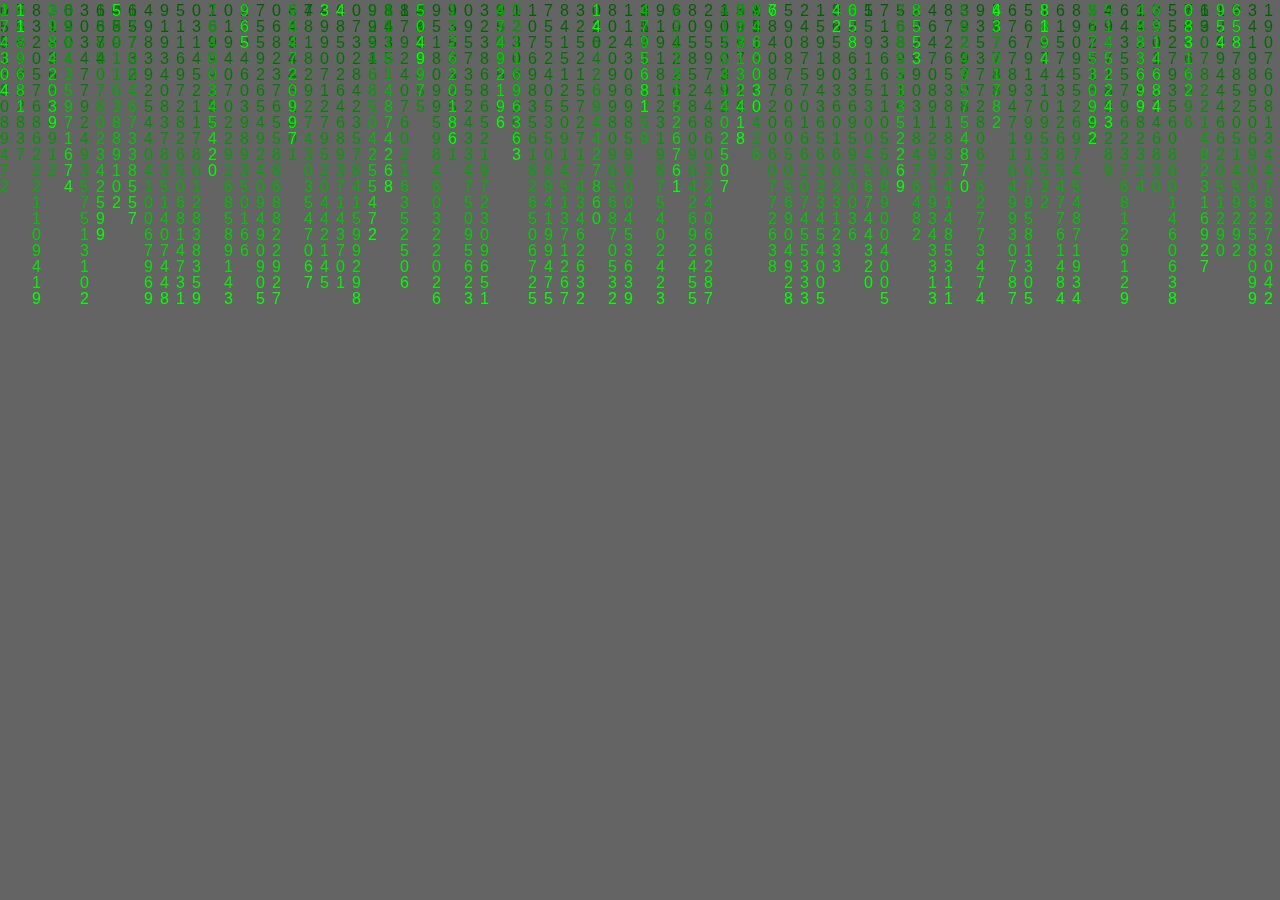
<file: game/hacker/index.html>
<!DOCTYPE html>
<html>
<head>
    <meta http-equiv="Content-Type" content="text/html; charset=UTF-8">  
    <meta http-equiv="X-UA-Compatible" content="IE=edge">
    <meta name="viewport" content="width=device-width, initial-scale=1">
    <meta name="apple-mobile-web-app-capable" content="yes">
    <meta name="apple-touch-fullscreen" content="yes">
    <meta name="apple-mobile-web-app-status-bar-style" content="black">
    <meta name="full-screen" content="yes"><!--UC强制全屏-->
    <meta name="x5-fullscreen" content="true"><!--QQ强制全屏-->
    <meta name="browsermode" content="application"><!--UC应用模式-->
    <meta name="x5-page-mode" content="app"><!--QQ应用模式-->

    <style type="text/css">
        *{
            margin: 0;
            overflow: hidden;
        }
        canvas {
            display: block;
            cursor: none;
        }
    </style>
    <title>啊！你电脑被黑了</title>

    <script type="text/javascript">
        window.onload=function(){
            var c = document.getElementById("c");
            var ctx = c.getContext("2d");
            
            //使画布全屏
            c.height = window.innerHeight;
            c.width = window.innerWidth;
            
            //要掉落的文字
            var txts = "0123456789";
            //转换为数组
            txts = txts.split("");
            
            var font_size = 16;
            var columns = c.width/font_size; //计算纵队数
            
            var drops = [];
            //初始值
            for(var x = 0; x < columns; x++)
            	drops[x] = 1; 
            
            //窗体大小发生改变
            window.onresize = function(){
                //使绘图区域全屏
                c.height = window.innerHeight;
                c.width = window.innerWidth;
                columns = c.width/font_size; //计算纵队数
                for(var x = 0; x < columns; x++)
            	    drops[x] = 1;
            }
            
            //进入全屏
            function requestFullScreen() {
                var de = document.documentElement;
                if (de.requestFullscreen) {
                    de.requestFullscreen();
                } else if (de.mozRequestFullScreen) {
                    de.mozRequestFullScreen();
                } else if (de.webkitRequestFullScreen) {
                    de.webkitRequestFullScreen();
                }
            }
            
            //添加点击监听事件（点击全屏）
            document.body.addEventListener('click',function(){
                requestFullScreen(); //调用全屏
                eleImage.requestPointerLock();    // 锁定鼠标
            },false);
            
            //绘制下落的文字
            function draw()
            {
                //让背景逐渐由透明到不透明
                ctx.fillStyle = "rgba(0, 0, 0, 0.05)";
                ctx.fillRect(0, 0, c.width, c.height);
                
                ctx.fillStyle = "#0F0"; //文本颜色（绿色）
                ctx.font = font_size + "px arial";
                //逐行输出文字
                for(var i = 0; i < drops.length; i++)
                {
                    //随机取要输出的文字
                    var text = txts[Math.floor(Math.random()*txts.length)];
                    //输出文字，注意坐标的计算
                    ctx.fillText(text, i*font_size, drops[i]*font_size);
                    
                    //如果绘满一屏或随机数大于0.95（此数可自行调整，效果会不同）
                    if(drops[i]*font_size > c.height || Math.random() > 0.95)
                    	drops[i] = 0;
                    
                    //用于Y轴坐标增加
                    drops[i]++;
                }
            }
            
            setInterval(draw, 33);//定时执行
        }
    </script> 
</head>
<body>
    <canvas id="c">很抱歉，您的浏览器不支持该功能！</canvas>
</body>
</html>
</file>
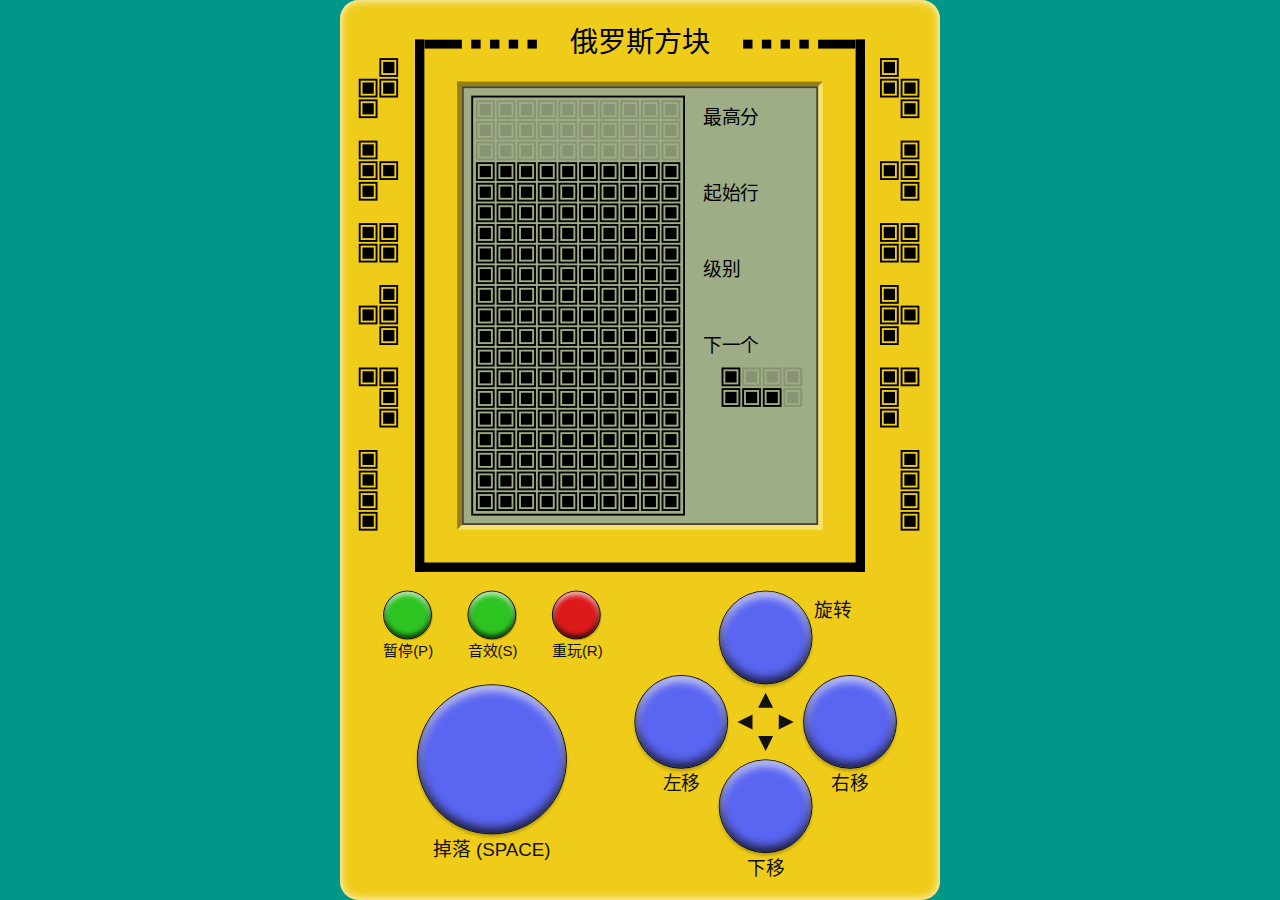
<file: game/tetris/index.html>
<!DOCTYPE html>
<html lang="zh-CN">
<head>
    <meta name="renderer" content="webkit">
    <meta name="description" content="使用React、Redux、Immutable制作的俄罗斯方块" />
    <meta name="keywords" content="俄罗斯方块,Tetris,React,Redux,Immuatble,JavaScript">
    <meta name="format-detection" content="telephone=no"/>
    <script>;(function(){var w=parseInt(window.screen.width),s=w/640,u=navigator.userAgent.toLowerCase(),m='<meta name="viewport" content="width=640,';if(/android (\d+\.\d+)/.test(u)){if(parseFloat(RegExp.$1)>2.3)m+='minimum-scale='+s+',maximum-scale='+s+',';}else{m+='user-scalable=no,';}m+='target-densitydpi=device-dpi">';document.write(m);}());</script>
    <meta charset="UTF-8">
    <title>俄罗斯方块</title>
    <link href="./loader.css" rel="stylesheet" />
<link href="css-1.0.1.css" rel="stylesheet"></head>
<body>
<div id="root">
    <div class="load">
        <div class="loader">加载中...</div>
    </div>
</div>
<script type="text/javascript" src="app-1.0.1.js"></script></body>
</html>
</file>
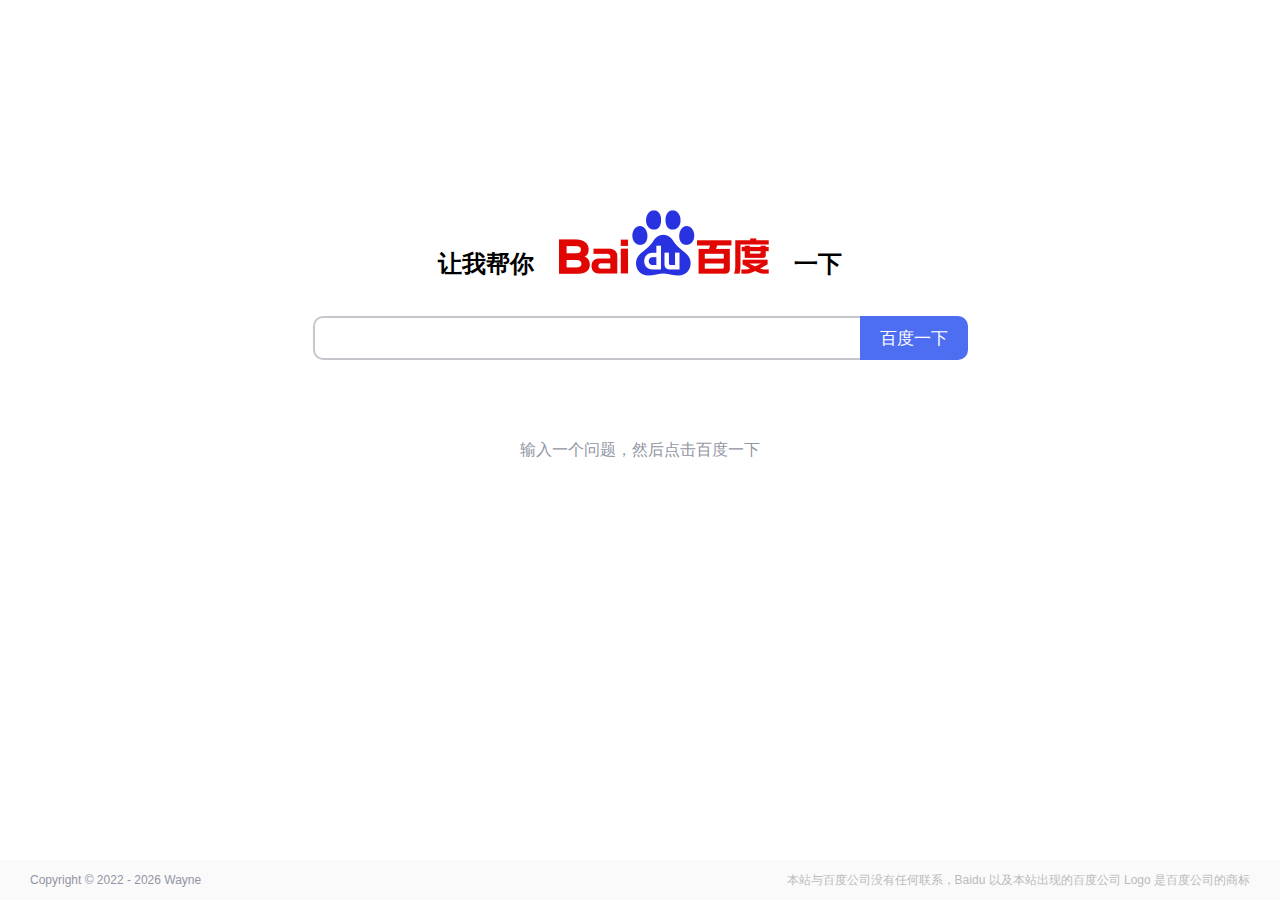
<file: tool/baidu/index.html>
﻿<!DOCTYPE html>
<head>
    <meta charset="utf-8">
    <meta name="renderer" content="webkit">
    <meta http-equiv="X-UA-Compatible" content="IE=edge">
    <meta http-equiv="Cache-Control" content="no-transform">
    <meta http-equiv="Cache-Control" content="no-siteapp">
    <meta name="viewport" content="width=device-width, initial-scale=1">
    
    <title>让我帮你百度一下</title>
    
    <link rel="shortcut icon" href="favicon.ico">
    <link rel="stylesheet" href="css/style.css" />
    
    <script src="js/jquery.min.js"></script>
    <script src="js/base64.min.js"></script>
    <script src="js/clipboard.min.js"></script>
    <script src="js/script.js"></script>
</head>
<body>
    <section id="search">
        <div class="search-header">
            <h2>
                <span class="let-me">让我帮你</span> 
                <img src="img/baidu_logo.png" alt="百度"> 
                <span class="for-you">一下</span>
            </h2>
        </div>
        
        <form id="search-form">
            <div class="search-form-group">
                <div class="search-form-input">
                    <input type="search" id="kw" maxlength="255" autocomplete="off" required>
                </div>
                <button id="search-submit">百度一下</button>
            </div>
        </form>
    </section>
    
    <section id="function">
        <p id="tips">输入一个问题，然后点击百度一下</p>
        
        <button id="stop">快停下！我是自己人</button>
        
        <div id="output">
            <textarea id="url-output" rows="3" readonly></textarea>
            <div class="tool-btns">
                <button data-clipboard-target="#url-output">复制</button>
                <button id="preview">预览</button>
            </div>
        </div>
    </section>
    
    <footer id="footer">
        <ul class="footer-left">
            <li>Copyright © 2022 <script>
                document.write(' - ' + (new Date()).getFullYear())
            </script> <a href="https://kong.pub/" target="_blank">Wayne</a></li>
        </ul>
        
        <ul class="footer-right">
            <li>本站与百度公司没有任何联系，Baidu 以及本站出现的百度公司 Logo 是百度公司的商标</li>
        </ul>
    </footer>
    
    <div id="arrow"></div>
</body>
</html>
</file>
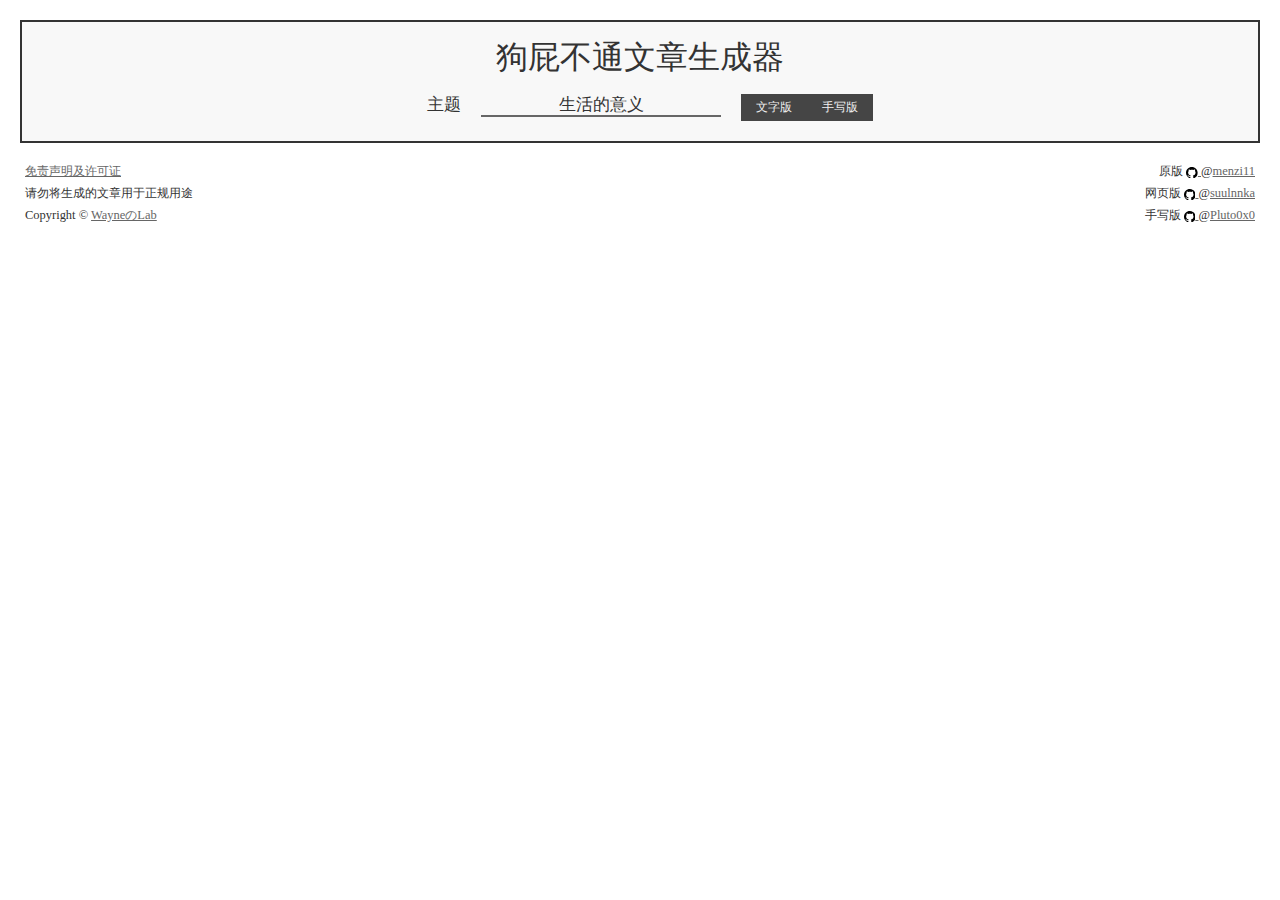
<file: tool/bullshit/index.html>
﻿<html>
<head>
  <title>狗屁不通文章生成器</title>
  <meta http-equiv="content-type" content="txt/html; charset=utf-8" />
  <meta name="viewport" content="width=device-width, initial-scale=1.0, maximum-scale=1.0, user-scalable=0">
  <link rel="icon" href="[data-uri]">
  <script src="https://cdn.staticfile.org/jquery/3.4.1/jquery.min.js"></script>
  <script src="https://cdn.staticfile.org/jQuery.print/1.6.0/jQuery.print.min.js"></script>
  <link rel="Shortcut Icon" href="./favicon.ico" type="image/x-icon" />
</head>

<body>
  <div id="主体">
    <div id="标题">狗屁不通文章生成器</div>
    <div id="主题">
      <span>主题</span>
      <input></input>
      <button onclick="生成文章()">文字版</button>
      <button onclick="生成手写()">手写版</button>
      <button onclick="打印()" style="display: none;" id="print">打印</button>
    </div>
    <div id="文章"></div>
    <div id="hand" style="display: none;"></div>
  </div>
  <div id="声明">
    <p><a class="链接" href="statement.html" target=“_blank”>免责声明及许可证</a></p>
    <p>请勿将生成的文章用于正规用途</p>
    <p>Copyright © <a class="链接" href="https://lab.kong.pub/" target=“_blank”>WayneのLab</a></p>
  </div>
  <!-- <iframe id="asd"></iframe> -->
  <div id="页脚">
      <p>
          原版
          <a class="链接" href="https://github.com/menzi11/BullshitGenerator">
              <svg class="图标" viewBox="0 0 16 16"
                   version="1.1" aria-hidden="true">
                  <path fill-rule="evenodd"
                        d="M8 0C3.58 0 0 3.58 0 8c0 3.54 2.29 6.53 5.47 7.59.4.07.55-.17.55-.38 0-.19-.01-.82-.01-1.49-2.01.37-2.53-.49-2.69-.94-.09-.23-.48-.94-.82-1.13-.28-.15-.68-.52-.01-.53.63-.01 1.08.58 1.23.82.72 1.21 1.87.87 2.33.66.07-.52.28-.87.51-1.07-1.78-.2-3.64-.89-3.64-3.95 0-.87.31-1.59.82-2.15-.08-.2-.36-1.02.08-2.12 0 0 .67-.21 2.2.82.64-.18 1.32-.27 2-.27.68 0 1.36.09 2 .27 1.53-1.04 2.2-.82 2.2-.82.44 1.1.16 1.92.08 2.12.51.56.82 1.27.82 2.15 0 3.07-1.87 3.75-3.65 3.95.29.25.54.73.54 1.48 0 1.07-.01 1.93-.01 2.2 0 .21.15.46.55.38A8.013 8.013 0 0016 8c0-4.42-3.58-8-8-8z">
                  </path>
              </svg>
          </a>
          @<a class="链接" href="https://www.zhihu.com/people/ke-meng-90">menzi11</a>
      </p>
      <p>
          网页版
          <a class="链接" href="https://github.com/suulnnka/BullshitGenerator">
              <svg class="图标" viewBox="0 0 16 16"
                   version="1.1" aria-hidden="true">
                  <path fill-rule="evenodd"
                        d="M8 0C3.58 0 0 3.58 0 8c0 3.54 2.29 6.53 5.47 7.59.4.07.55-.17.55-.38 0-.19-.01-.82-.01-1.49-2.01.37-2.53-.49-2.69-.94-.09-.23-.48-.94-.82-1.13-.28-.15-.68-.52-.01-.53.63-.01 1.08.58 1.23.82.72 1.21 1.87.87 2.33.66.07-.52.28-.87.51-1.07-1.78-.2-3.64-.89-3.64-3.95 0-.87.31-1.59.82-2.15-.08-.2-.36-1.02.08-2.12 0 0 .67-.21 2.2.82.64-.18 1.32-.27 2-.27.68 0 1.36.09 2 .27 1.53-1.04 2.2-.82 2.2-.82.44 1.1.16 1.92.08 2.12.51.56.82 1.27.82 2.15 0 3.07-1.87 3.75-3.65 3.95.29.25.54.73.54 1.48 0 1.07-.01 1.93-.01 2.2 0 .21.15.46.55.38A8.013 8.013 0 0016 8c0-4.42-3.58-8-8-8z">
                  </path>
              </svg>
          </a>
          @<a class="链接" href="https://www.zhihu.com/people/su-lan-qia">suulnnka</a>
      </p>
      <p>
          手写版
          <a class="链接" href="https://github.com/pluto0x0/BullshitGenerator">
              <svg class="图标" viewBox="0 0 16 16"
                   version="1.1" aria-hidden="true">
                  <path fill-rule="evenodd"
                        d="M8 0C3.58 0 0 3.58 0 8c0 3.54 2.29 6.53 5.47 7.59.4.07.55-.17.55-.38 0-.19-.01-.82-.01-1.49-2.01.37-2.53-.49-2.69-.94-.09-.23-.48-.94-.82-1.13-.28-.15-.68-.52-.01-.53.63-.01 1.08.58 1.23.82.72 1.21 1.87.87 2.33.66.07-.52.28-.87.51-1.07-1.78-.2-3.64-.89-3.64-3.95 0-.87.31-1.59.82-2.15-.08-.2-.36-1.02.08-2.12 0 0 .67-.21 2.2.82.64-.18 1.32-.27 2-.27.68 0 1.36.09 2 .27 1.53-1.04 2.2-.82 2.2-.82.44 1.1.16 1.92.08 2.12.51.56.82 1.27.82 2.15 0 3.07-1.87 3.75-3.65 3.95.29.25.54.73.54 1.48 0 1.07-.01 1.93-.01 2.2 0 .21.15.46.55.38A8.013 8.013 0 0016 8c0-4.42-3.58-8-8-8z">
                  </path>
              </svg>
          </a>
          @<a class="链接" href="https://www.zhihu.com/people/pluto0x0">Pluto0x0</a>
      </p>
  </div>
</body>

</html>

<script>
  let _hmt = window._hmt || [];
  window.dataLayer = window.dataLayer || [];
  function gtag() { dataLayer.push(arguments); }
  gtag('js', new Date());
  gtag('config', 'G-BM8WXEWW3P');

  function track(eventName, title, seed) {
    gtag('event', eventName, { 'event_label': title, 'seed': seed, 'title_seed': title + '_' + seed });
    _hmt.push(['_trackEvent', eventName, 'title', title]);
    _hmt.push(['_trackEvent', eventName, 'title_seed', title + '_' + seed]);
  }

  window.Q = function (selector) {
    return document.querySelector(selector);
  }

  function 获取网址参数(参数) {
    return new URL(window.location.href).searchParams.get(参数)
  }

  let 论述 = [
    '现在，解决主题的问题，是非常非常重要的。 所以， ',
    '我们不得不面对一个非常尴尬的事实，那就是， ',
    '主题的发生，到底需要如何做到，不主题的发生，又会如何产生。 ',
    '而这些并不是完全重要，更加重要的问题是， ',
    '主题，到底应该如何实现。 ',
    '带着这些问题，我们来审视一下主题。 ',
    '所谓主题，关键是主题需要如何写。 ',
    '我们一般认为，抓住了问题的关键，其他一切则会迎刃而解。 ',
    '问题的关键究竟为何？ ',
    '主题因何而发生？ ',
    '每个人都不得不面对这些问题。 在面对这种问题时， ',
    '一般来讲，我们都必须务必慎重的考虑考虑。 ',
    '要想清楚，主题，到底是一种怎么样的存在。 ',
    '了解清楚主题到底是一种怎么样的存在，是解决一切问题的关键。 ',
    '就我个人来说，主题对我的意义，不能不说非常重大。 ',
    '本人也是经过了深思熟虑，在每个日日夜夜思考这个问题。 ',
    '主题，发生了会如何，不发生又会如何。 ',
    '在这种困难的抉择下，本人思来想去，寝食难安。 ',
    '生活中，若主题出现了，我们就不得不考虑它出现了的事实。 ',
    '这种事实对本人来说意义重大，相信对这个世界也是有一定意义的。 ',
    '我们都知道，只要有意义，那么就必须慎重考虑。 ',
    '既然如此， ',
    '那么， ',
    '我认为， ',
    '一般来说， ',
    '总结的来说， ',
    '既然如何， ',
    '经过上述讨论， ',
    '这样看来， ',
    '从这个角度来看， ',
    '可是，即使是这样，主题的出现仍然代表了一定的意义。 ',
    '对我个人而言，主题不仅仅是一个重大的事件，还可能会改变我的人生。 '
  ]

  let 名人名言 = [
    '伏尔泰曾经说过，不经巨大的困难，不会有伟大的事业。这不禁令我深思',
    '富勒曾经说过，苦难磨炼一些人，也毁灭另一些人。这不禁令我深思',
    '文森特·皮尔曾经说过，改变你的想法，你就改变了自己的世界。这不禁令我深思',
    '拿破仑·希尔曾经说过，不要等待，时机永远不会恰到好处。这不禁令我深思',
    '塞涅卡曾经说过，生命如同寓言，其价值不在与长短，而在与内容。这不禁令我深思',
    '奥普拉·温弗瑞曾经说过，你相信什么，你就成为什么样的人。这不禁令我深思',
    '吕凯特曾经说过，生命不可能有两次，但许多人连一次也不善于度过。这不禁令我深思',
    '莎士比亚曾经说过，人的一生是短的，但如果卑劣地过这一生，就太长了。这不禁令我深思',
    '笛卡儿曾经说过，我的努力求学没有得到别的好处，只不过是愈来愈发觉自己的无知。这不禁令我深思',
    '左拉曾经说过，生活的道路一旦选定，就要勇敢地走到底，决不回头。这不禁令我深思',
    '米歇潘曾经说过，生命是一条艰险的峡谷，只有勇敢的人才能通过。这不禁令我深思',
    '吉姆·罗恩曾经说过，要么你主宰生活，要么你被生活主宰。这不禁令我深思',
    '日本谚语曾经说过，不幸可能成为通向幸福的桥梁。这不禁令我深思',
    '海贝尔曾经说过，人生就是学校。在那里，与其说好的教师是幸福，不如说好的教师是不幸。这不禁令我深思',
    '杰纳勒尔·乔治·S·巴顿曾经说过，接受挑战，就可以享受胜利的喜悦。这不禁令我深思',
    '德谟克利特曾经说过，节制使快乐增加并使享受加强。这不禁令我深思',
    '裴斯泰洛齐曾经说过，今天应做的事没有做，明天再早也是耽误了。这不禁令我深思',
    '歌德曾经说过，决定一个人的一生，以及整个命运的，只是一瞬之间。这不禁令我深思',
    '卡耐基曾经说过，一个不注意小事情的人，永远不会成就大事业。这不禁令我深思',
    '卢梭曾经说过，浪费时间是一桩大罪过。这不禁令我深思',
    '康德曾经说过，既然我已经踏上这条道路，那么，任何东西都不应妨碍我沿着这条路走下去。这不禁令我深思',
    '克劳斯·莫瑟爵士曾经说过，教育需要花费钱，而无知也是一样。这不禁令我深思',
    '伏尔泰曾经说过，坚持意志伟大的事业需要始终不渝的精神。这不禁令我深思',
    '亚伯拉罕·林肯曾经说过，你活了多少岁不算什么，重要的是你是如何度过这些岁月的。这不禁令我深思',
    '韩非曾经说过，内外相应，言行相称。这不禁令我深思',
    '富兰克林曾经说过，你热爱生命吗？那么别浪费时间，因为时间是组成生命的材料。这不禁令我深思',
    '马尔顿曾经说过，坚强的信心，能使平凡的人做出惊人的事业。这不禁令我深思',
    '笛卡儿曾经说过，读一切好书，就是和许多高尚的人谈话。这不禁令我深思',
    '塞涅卡曾经说过，真正的人生，只有在经过艰难卓绝的斗争之后才能实现。这不禁令我深思',
    '易卜生曾经说过，伟大的事业，需要决心，能力，组织和责任感。这不禁令我深思',
    '歌德曾经说过，没有人事先了解自己到底有多大的力量，直到他试过以后才知道。这不禁令我深思',
    '达尔文曾经说过，敢于浪费哪怕一个钟头时间的人，说明他还不懂得珍惜生命的全部价值。这不禁令我深思',
    '佚名曾经说过，感激每一个新的挑战，因为它会锻造你的意志和品格。这不禁令我深思',
    '奥斯特洛夫斯基曾经说过，共同的事业，共同的斗争，可以使人们产生忍受一切的力量。　这不禁令我深思',
    '苏轼曾经说过，古之立大事者，不惟有超世之才，亦必有坚忍不拔之志。这不禁令我深思',
    '王阳明曾经说过，故立志者，为学之心也；为学者，立志之事也。这不禁令我深思',
    '歌德曾经说过，读一本好书，就如同和一个高尚的人在交谈。这不禁令我深思',
    '乌申斯基曾经说过，学习是劳动，是充满思想的劳动。这不禁令我深思',
    '别林斯基曾经说过，好的书籍是最贵重的珍宝。这不禁令我深思',
    '富兰克林曾经说过，读书是易事，思索是难事，但两者缺一，便全无用处。这不禁令我深思',
    '鲁巴金曾经说过，读书是在别人思想的帮助下，建立起自己的思想。这不禁令我深思',
    '培根曾经说过，合理安排时间，就等于节约时间。这不禁令我深思',
    '屠格涅夫曾经说过，你想成为幸福的人吗？但愿你首先学会吃得起苦。这不禁令我深思',
    '莎士比亚曾经说过，抛弃时间的人，时间也抛弃他。这不禁令我深思',
    '叔本华曾经说过，普通人只想到如何度过时间，有才能的人设法利用时间。这不禁令我深思',
    '博曾经说过，一次失败，只是证明我们成功的决心还够坚强。 维这不禁令我深思',
    '拉罗什夫科曾经说过，取得成就时坚持不懈，要比遭到失败时顽强不屈更重要。这不禁令我深思',
    '莎士比亚曾经说过，人的一生是短的，但如果卑劣地过这一生，就太长了。这不禁令我深思',
    '俾斯麦曾经说过，失败是坚忍的最后考验。这不禁令我深思',
    '池田大作曾经说过，不要回避苦恼和困难，挺起身来向它挑战，进而克服它。这不禁令我深思',
    '莎士比亚曾经说过，那脑袋里的智慧，就像打火石里的火花一样，不去打它是不肯出来的。这不禁令我深思',
    '希腊曾经说过，最困难的事情就是认识自己。这不禁令我深思',
    '黑塞曾经说过，有勇气承担命运这才是英雄好汉。这不禁令我深思',
    '非洲曾经说过，最灵繁的人也看不见自己的背脊。这不禁令我深思',
    '培根曾经说过，阅读使人充实，会谈使人敏捷，写作使人精确。这不禁令我深思',
    '斯宾诺莎曾经说过，最大的骄傲于最大的自卑都表示心灵的最软弱无力。这不禁令我深思',
    '西班牙曾经说过，自知之明是最难得的知识。这不禁令我深思',
    '塞内加曾经说过，勇气通往天堂，怯懦通往地狱。这不禁令我深思',
    '赫尔普斯曾经说过，有时候读书是一种巧妙地避开思考的方法。这不禁令我深思',
    '笛卡儿曾经说过，阅读一切好书如同和过去最杰出的人谈话。这不禁令我深思',
    '邓拓曾经说过，越是没有本领的就越加自命不凡。这不禁令我深思',
    '爱尔兰曾经说过，越是无能的人，越喜欢挑剔别人的错儿。这不禁令我深思',
    '老子曾经说过，知人者智，自知者明。胜人者有力，自胜者强。这不禁令我深思',
    '歌德曾经说过，意志坚强的人能把世界放在手中像泥块一样任意揉捏。这不禁令我深思',
    '迈克尔·F·斯特利曾经说过，最具挑战性的挑战莫过于提升自我。这不禁令我深思',
    '爱迪生曾经说过，失败也是我需要的，它和成功对我一样有价值。这不禁令我深思',
    '罗素·贝克曾经说过，一个人即使已登上顶峰，也仍要自强不息。这不禁令我深思',
    '马云曾经说过，最大的挑战和突破在于用人，而用人最大的突破在于信任人。这不禁令我深思',
    '雷锋曾经说过，自己活着，就是为了使别人过得更美好。这不禁令我深思',
    '布尔沃曾经说过，要掌握书，莫被书掌握；要为生而读，莫为读而生。这不禁令我深思',
    '培根曾经说过，要知道对好事的称颂过于夸大，也会招来人们的反感轻蔑和嫉妒。这不禁令我深思',
    '莫扎特曾经说过，谁和我一样用功，谁就会和我一样成功。这不禁令我深思',
    '马克思曾经说过，一切节省，归根到底都归结为时间的节省。这不禁令我深思',
    '莎士比亚曾经说过，意志命运往往背道而驰，决心到最后会全部推倒。这不禁令我深思',
    '卡莱尔曾经说过，过去一切时代的精华尽在书中。这不禁令我深思',
    '培根曾经说过，深窥自己的心，而后发觉一切的奇迹在你自己。这不禁令我深思',
    '罗曼·罗兰曾经说过，只有把抱怨环境的心情，化为上进的力量，才是成功的保证。这不禁令我深思',
    '孔子曾经说过，知之者不如好之者，好之者不如乐之者。这不禁令我深思',
    '达·芬奇曾经说过，大胆和坚定的决心能够抵得上武器的精良。这不禁令我深思',
    '叔本华曾经说过，意志是一个强壮的盲人，倚靠在明眼的跛子肩上。这不禁令我深思',
    '黑格尔曾经说过，只有永远躺在泥坑里的人，才不会再掉进坑里。这不禁令我深思',
    '普列姆昌德曾经说过，希望的灯一旦熄灭，生活刹那间变成了一片黑暗。这不禁令我深思',
    '维龙曾经说过，要成功不需要什么特别的才能，只要把你能做的小事做得好就行了。这不禁令我深思',
    '郭沫若曾经说过，形成天才的决定因素应该是勤奋。这不禁令我深思',
    '洛克曾经说过，学到很多东西的诀窍，就是一下子不要学很多。这不禁令我深思',
    '西班牙曾经说过，自己的鞋子，自己知道紧在哪里。这不禁令我深思',
    '拉罗什福科曾经说过，我们唯一不会改正的缺点是软弱。这不禁令我深思',
    '亚伯拉罕·林肯曾经说过，我这个人走得很慢，但是我从不后退。这不禁令我深思',
    '美华纳曾经说过，勿问成功的秘诀为何，且尽全力做你应该做的事吧。这不禁令我深思',
    '俾斯麦曾经说过，对于不屈不挠的人来说，没有失败这回事。这不禁令我深思',
    '阿卜·日·法拉兹曾经说过，学问是异常珍贵的东西，从任何源泉吸收都不可耻。这不禁令我深思',
    '白哲特曾经说过，坚强的信念能赢得强者的心，并使他们变得更坚强。 这不禁令我深思',
    '查尔斯·史考伯曾经说过，一个人几乎可以在任何他怀有无限热忱的事情上成功。 这不禁令我深思',
    '贝多芬曾经说过，卓越的人一大优点是：在不利与艰难的遭遇里百折不饶。这不禁令我深思',
    '莎士比亚曾经说过，本来无望的事，大胆尝试，往往能成功。这不禁令我深思',
    '卡耐基曾经说过，我们若已接受最坏的，就再没有什么损失。这不禁令我深思',
    '德国曾经说过，只有在人群中间，才能认识自己。这不禁令我深思',
    '史美尔斯曾经说过，书籍把我们引入最美好的社会，使我们认识各个时代的伟大智者。这不禁令我深思',
    '冯学峰曾经说过，当一个人用工作去迎接光明，光明很快就会来照耀着他。这不禁令我深思',
    '吉格·金克拉曾经说过，如果你能做梦，你就能实现它。这不禁令我深思',
  ]

  let 后面垫话 = [
    '这不禁令我深思。 ',
    '带着这句话，我们还要更加慎重的审视这个问题： ',
    '这启发了我， ',
    '我希望诸位也能好好地体会这句话。 ',
    '这句话语虽然很短，但令我浮想联翩。 ',
    '这似乎解答了我的疑惑。 ',
  ]

  let 前面垫话 = [
    '曾经说过',
    '在不经意间这样说过',
    '曾经提到过',
    '说过一句富有哲理的话'
  ]

  let 初始主题 = [
    '一天掉多少根头发',
    '中午吃什么',
    '学生会退会',
    '好好学习',
    '生活的意义',
    '科学和人文谁更有意义'
  ]

  let 下取整 = Math.floor;

  let 同余乘数 = 214013;
  let 同余加数 = 2531011;
  let 同余模 = Math.pow(2, 32);

  let 随机种子 = 获取网址参数('随机种子') || 下取整(随便取一个数(0, 同余模, Math.random));

  let 主题 = 获取网址参数('主题') || 随便取一句(初始主题)

  Q('input').value = 主题;

  // LCG https://en.wikipedia.org/wiki/Linear_congruential_generator
  function 同余发生器() {
    随机种子 = (随机种子 * 同余乘数 + 同余加数) % 同余模;
    return 随机种子 / 同余模;
  };

  function 随便取一句(列表) {
    let 坐标 = 下取整(同余发生器() * 列表.length);
    return 列表[坐标];
  }

  function 随便取一个数(最小值 = 0, 最大值 = 100, 随机数函数 = 同余发生器) {
    let 数字 = 随机数函数() * (最大值 - 最小值) + 最小值;
    return 数字;
  }

  function 来点名人名言() {
    let 名言 = 随便取一句(名人名言)
    名言 = 名言.replace('曾经说过', 随便取一句(前面垫话))
    名言 = 名言.replace('这不禁令我深思', 随便取一句(后面垫话))
    return 名言
  }

  function 来点论述() {
    let 句子 = 随便取一句(论述);
    句子 = 句子.replace(RegExp('主题', 'g'), 主题);
    return 句子;
  }

  function 增加段落(段落) {
    if (段落[段落.length - 1] === ' ') {
      段落 = 段落.slice(0, -2)
    }
    return '　　' + 段落 + '。 '
  }

  function 核心功能() {
    主题 = Q('input').value
    history.pushState({ url: window.location.href }, null, '?主题=' + 主题 + '&随机种子=' + 随机种子);
    track('generator', 主题, 随机种子);
    let 文章 = []
    let 段落 = '';
    let 文章长度 = 0;
    while (文章长度 < 12000) {
      let 随机数 = 随便取一个数();
      if (随机数 < 5 && 段落.length > 200) {
        段落 = 增加段落(段落);
        文章.push(段落);
        段落 = '';
      } else if (随机数 < 20) {
        let 句子 = 来点名人名言();
        文章长度 = 文章长度 + 句子.length;
        段落 = 段落 + 句子;
      } else {
        let 句子 = 来点论述();
        文章长度 = 文章长度 + 句子.length;
        段落 = 段落 + 句子;
      }
    }
    段落 = 增加段落(段落);
    文章.push(段落);

    return 文章.join('');
  }

  function 生成文章() {
    Q('#文章').innerHTML = 核心功能();
    Q('#声明文字').style.display = 'block';
    $('#hand').empty();
    $('#hand').hide();
    $('#print').hide();
    $('#文章').show();
  }

  function 打印() {
    $("#hand").print({ timeout: 10000/*, iframe: '#asd'*/});
  }

  function 生成手写() {
    let s = 核心功能();
    let box = $('#hand');
    box.show();
    box.empty();
    $('#文章').empty();
    $('#文章').hide();
    for (var i in s) {
      if (Math.random() < 0.06) {
        box.append('<span>&#xFFE' + Math.floor(Math.random() * 4.0 + 6.0) + ';</span>');
      }
      let cur = $('<span>' + s[i] + '</span>');
      if (Math.random() < 0.2) cur.addClass('r');
      else if (Math.random() < 0.2) cur.addClass('l');
      if (Math.random() < 0.2) cur.addClass('lg');
      else if (Math.random() < 0.2) cur.addClass('sm');
      if (Math.random() < 0.2) cur.addClass('up');
      else if (Math.random() < 0.2) cur.addClass('dwm');
      box.append(cur);
    }
    $('#print').show();
  }

  if (获取网址参数('主题')) {
    生成文章();
    track('shared', 主题, 随机种子);
  }

</script>
<style>
    /*定义滚动条高宽及背景 高宽分别对应横竖滚动条的尺寸*/
    ::-webkit-scrollbar {
        width: 7px;
        height: 7px;
        background-color: #F5F5F5;
    }

    /*定义滑块 内阴影+圆角*/
    ::-webkit-scrollbar-thumb {
        border-radius: 10px;
        box-shadow: inset 0 0 6px rgba(0, 0, 0, .1);
        -webkit-box-shadow: inset 0 0 6px rgba(0, 0, 0, .1);
        background-color: #454545;
    }
  @media screen and (max-width: 1024px) {
    html {
      font-size: 2vw;
      color: #333333;
    }

    body {
      margin: 0;
    }

    #主体 {
      border: 2px solid #333333;
      margin: 6px;
      padding: 6px;
      background: #f8f8f8;
    }

    #标题 {
      font-size: 3rem;
      line-height: 3rem;
      text-align: center;
    }

    #主题 {
      text-align: center;
      margin-top: 6px;
      font-size: 0px;
    }

    #主题 span {
      font-size: 2rem;
      vertical-align: baseline;
      margin-left: 6px;
    }

    #主题 input {
      border: none;
      border-bottom: #666666 2px solid;
      padding: 1px 0 0 0;
      margin: 0px 6px 0 6px;
      vertical-align: baseline;
      font-size: 2rem;
      background: #f8f8f8;
      color: #333333;
      text-align: center;
      min-width: 20%;
    }

    #主题 button {
      border: 0;
      padding: 3px 7px 3px 7px;
      margin: 0;
      vertical-align: top;
      font-size: 1.4rem;
      background: #454545;
      color: #efefef;
    }

    #文章 div {
      margin-top: 6px;
      font-size: 2rem;
      text-align: justify;
    }

    #声明 {
      float: left;
      margin: 0 0 0 6px;
    }

    #声明 p {
      margin: 0 0 3px 3px;
      font-size: 1.4rem;
    }

    #声明文字 {
      display: none;
    }

    #页脚 {
      margin: 6px;
    }

    #页脚 p {
      margin: 3px;
      font-size: 1.4rem;
      text-align: right;
    }

    .链接 {
      color: #666666;
    }

    .图标 {
      height: 1rem;
      width: 1rem;
      vertical-align: top;
      margin-top: 2px;
    }
  }

  @media screen and (min-width: 1024px) {
    html {
      font-size: 1.3vw;
      color: #333333;
    }

    body {
      margin: 0;
    }

    #主体 {
      border: 2px solid #333333;
      margin: 20px;
      padding: 20px;
      background: #f8f8f8;
    }

    #标题 {
      font-size: 1.9rem;
      line-height: 1.9rem;
      text-align: center;
    }

    #主题 {
      text-align: center;
      margin-top: 20px;
      font-size: 0px;
    }

    #主题 span {
      font-size: 1rem;
      vertical-align: baseline;
      margin-left: 20px;
    }

    #主题 input {
      border: none;
      border-bottom: #666666 2px solid;
      padding: 1px 0 0 0;
      margin: 0px 20px 0 20px;
      vertical-align: baseline;
      font-size: 1rem;
      background: #f8f8f8;
      color: #333333;
      text-align: center;
      min-width: 20%;
    }

    #主题 button {
      border: 0;
      padding: 5px 15px 5px 15px;
      margin: 0;
      vertical-align: top;
      font-size: 0.75rem;
      background: #454545;
      color: #efefef;
    }

    #文章 div {
      margin-top: 20px;
      text-align: justify;
    }

    #声明 {
      float: left;
      margin: 0 0 0 20px;
    }

    #声明 p {
      margin: 0 0 5px 5px;
      font-size: 0.75rem;
    }

    #声明文字 {
      display: none;
    }

    #页脚 {
      margin: 20px;
    }

    #页脚 p {
      margin: 5px;
      font-size: 0.75rem;
      text-align: right;
    }

    .链接 {
      color: #666666;
    }

    #页脚 span {
      padding: 2px 0 0 0;
      vertical-align: baseline;
    }

    .图标 {
      height: 0.7rem;
      width: 0.7rem;
      vertical-align: top;
      margin-top: 4px;
    }
  }

  /*----------*/

  @font-face {
    font-family: 'hand';
    src: url('font.ttf');
  }

  #hand>span {
    position: relative;
    display: inline-block;
    font-family: hand;
    font-size: 1cm;
  }

  #hand>span.l {
    transform: rotate(4.5deg);
    -ms-transform: rotate(4.5deg);
    -webkit-transform: rotate(4.5deg);
  }

  #hand>span.r {
    transform: rotate(-4.5deg);
    -ms-transform: rotate(-4.5deg);
    -webkit-transform: rotate(-4.5deg);
  }

  #hand>span.lg {
    font-size: 10.3mm;
  }

  #hand>span.sm {
    font-size: 9.2mm;
  }

  #hand>span.up {
    top: -2px;
  }

  #hand>span.dwm {
    top: 2px;
  }
</style>
</file>
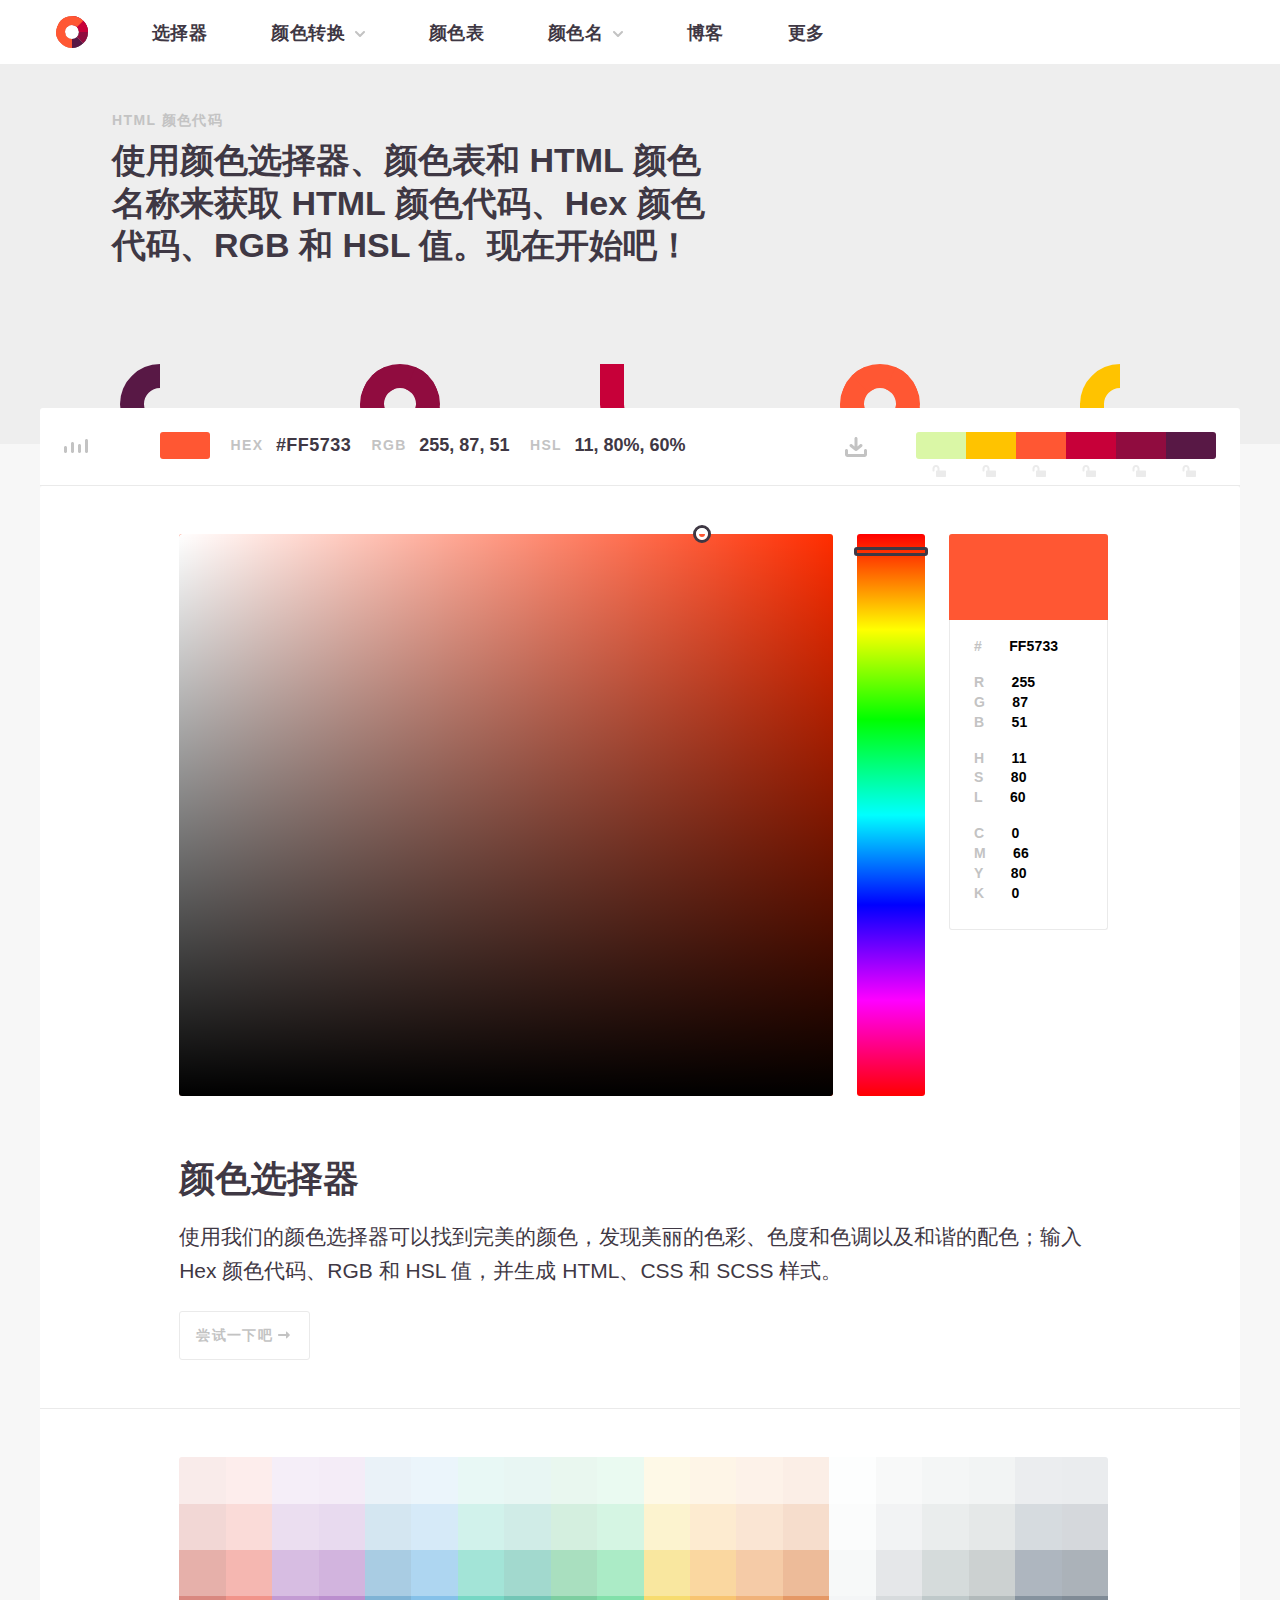
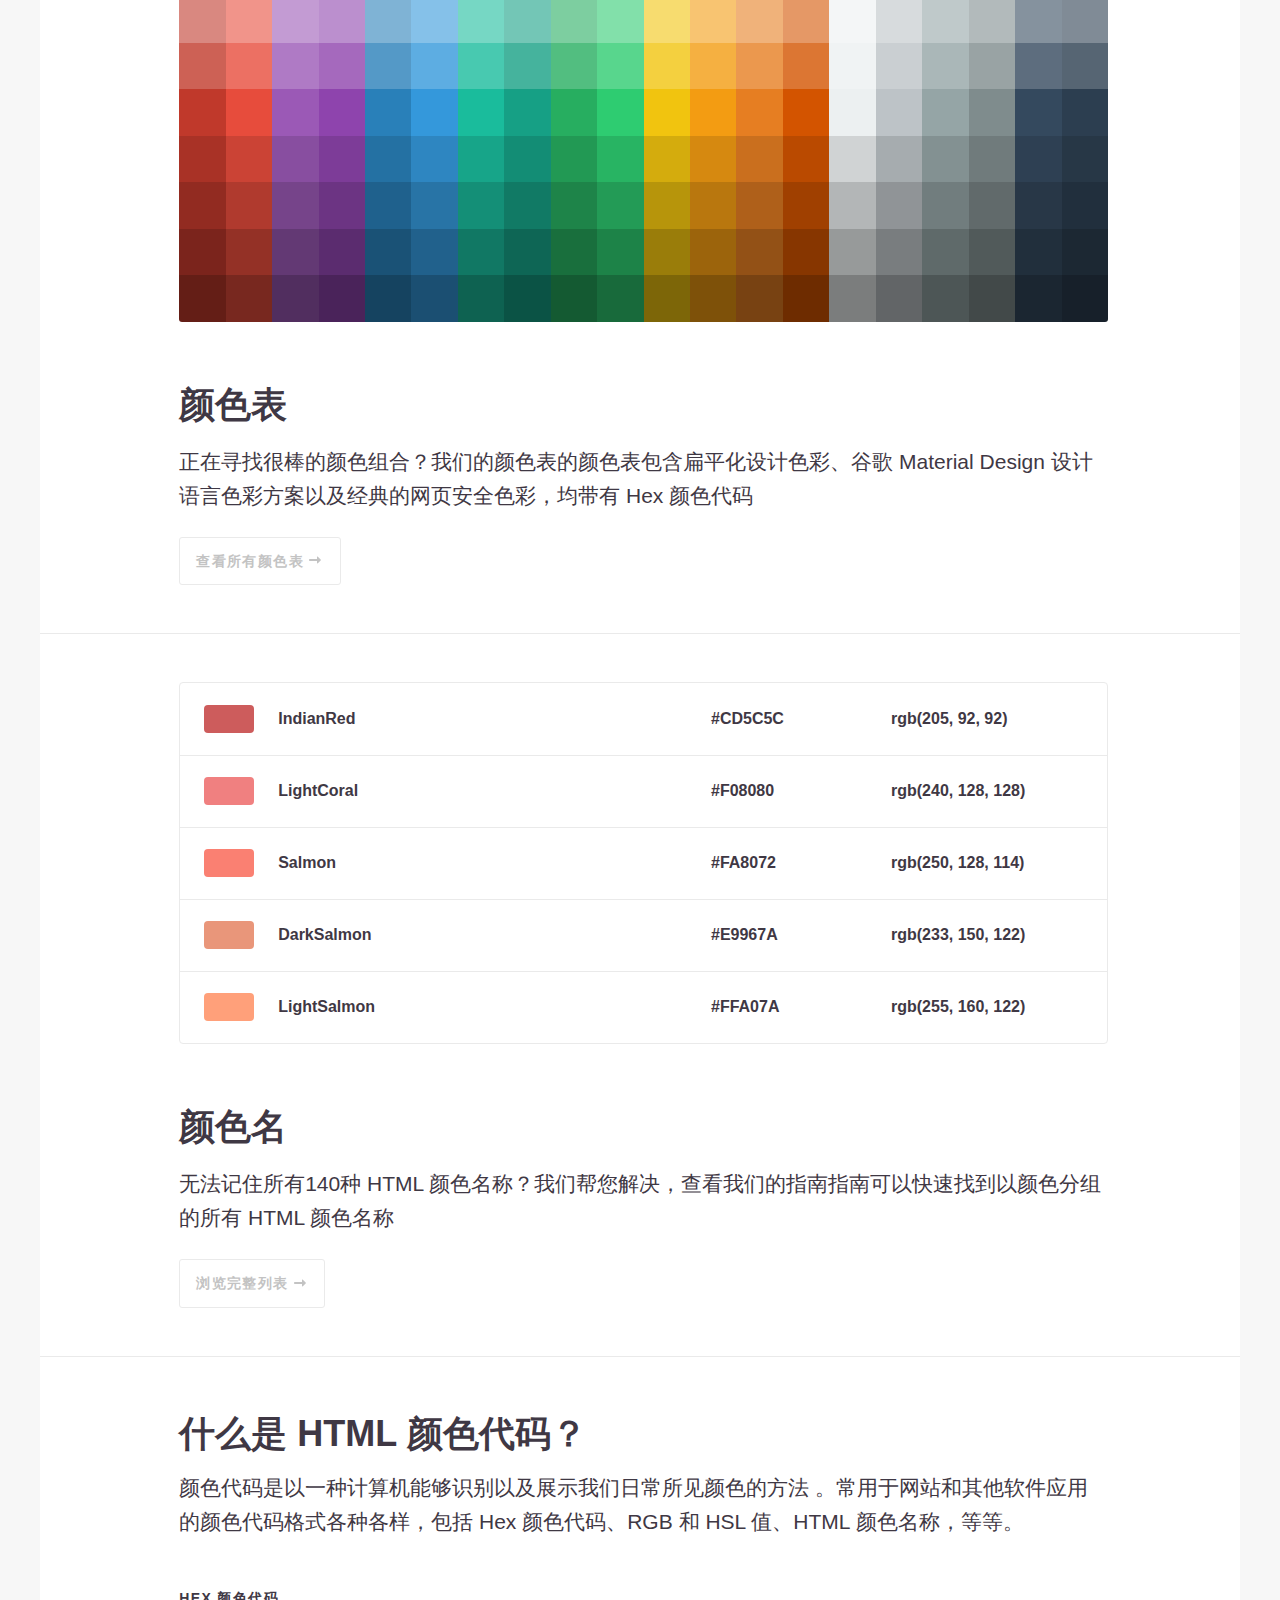
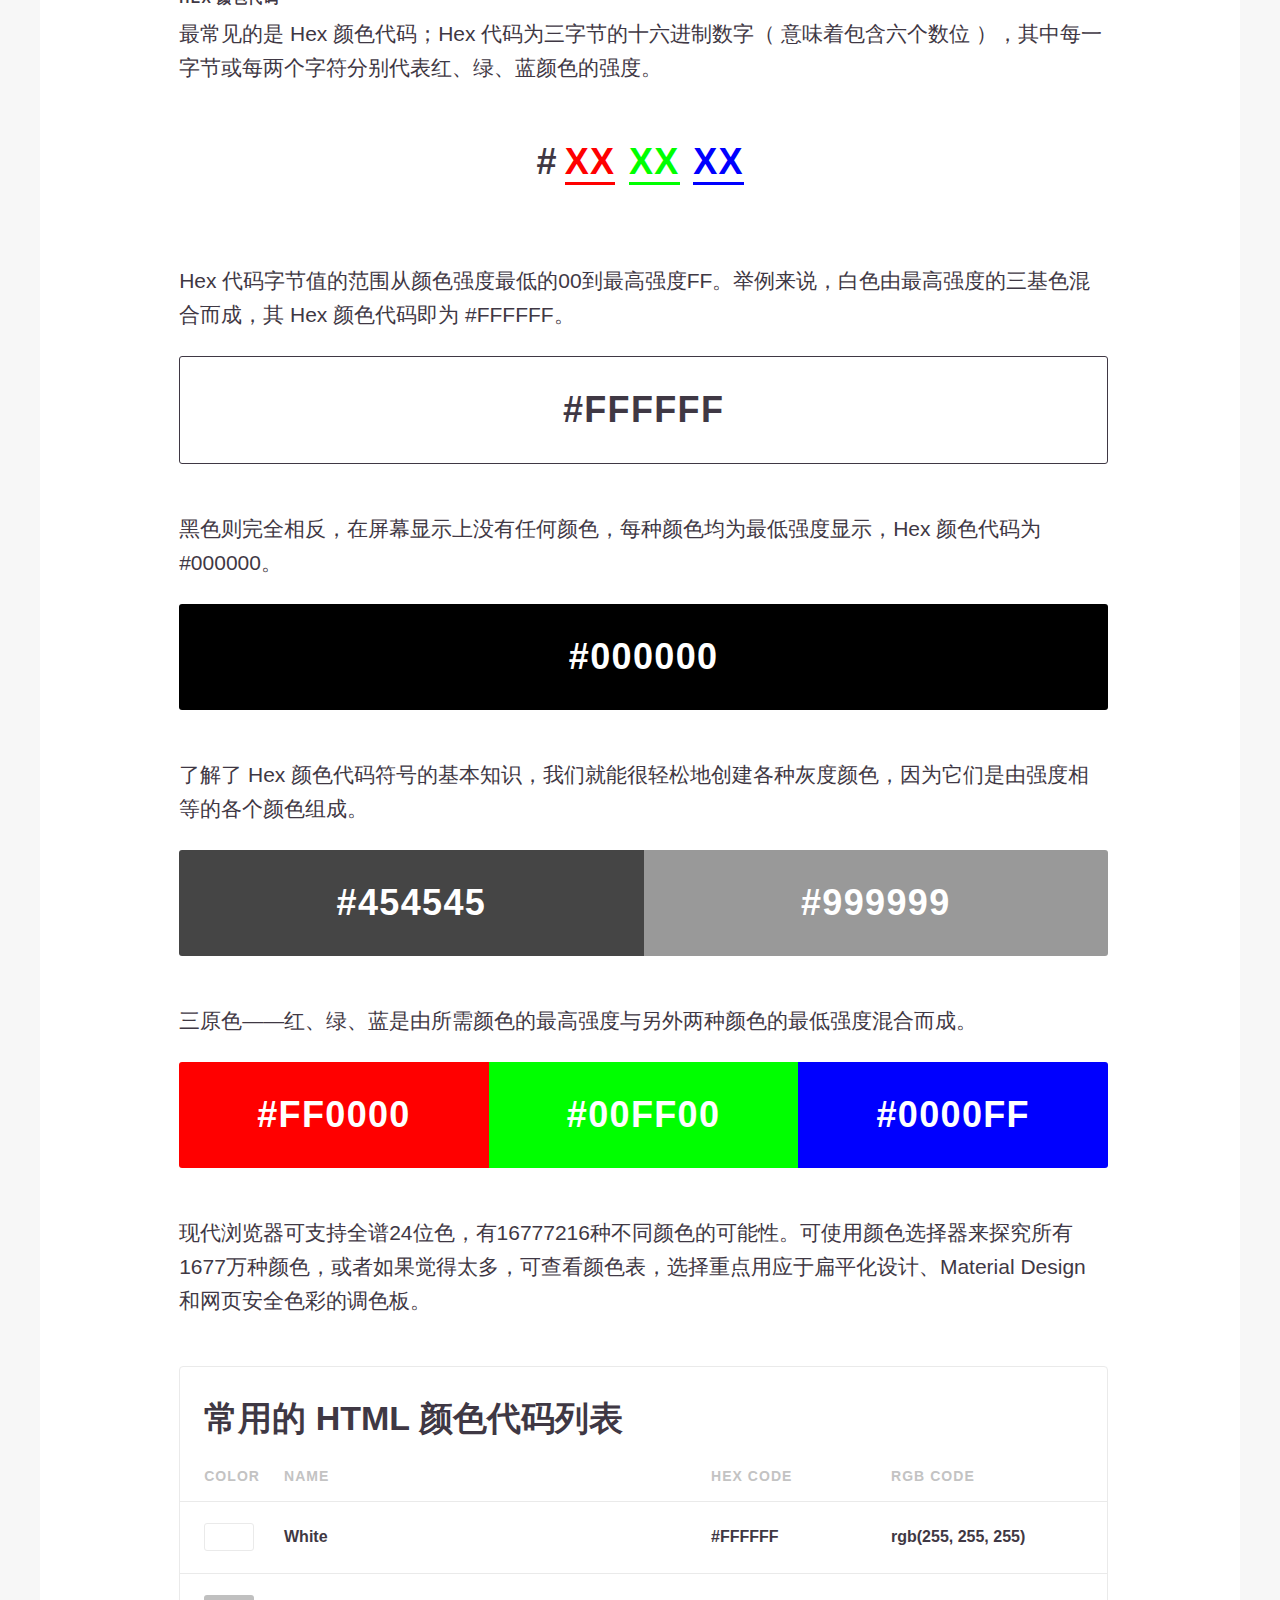
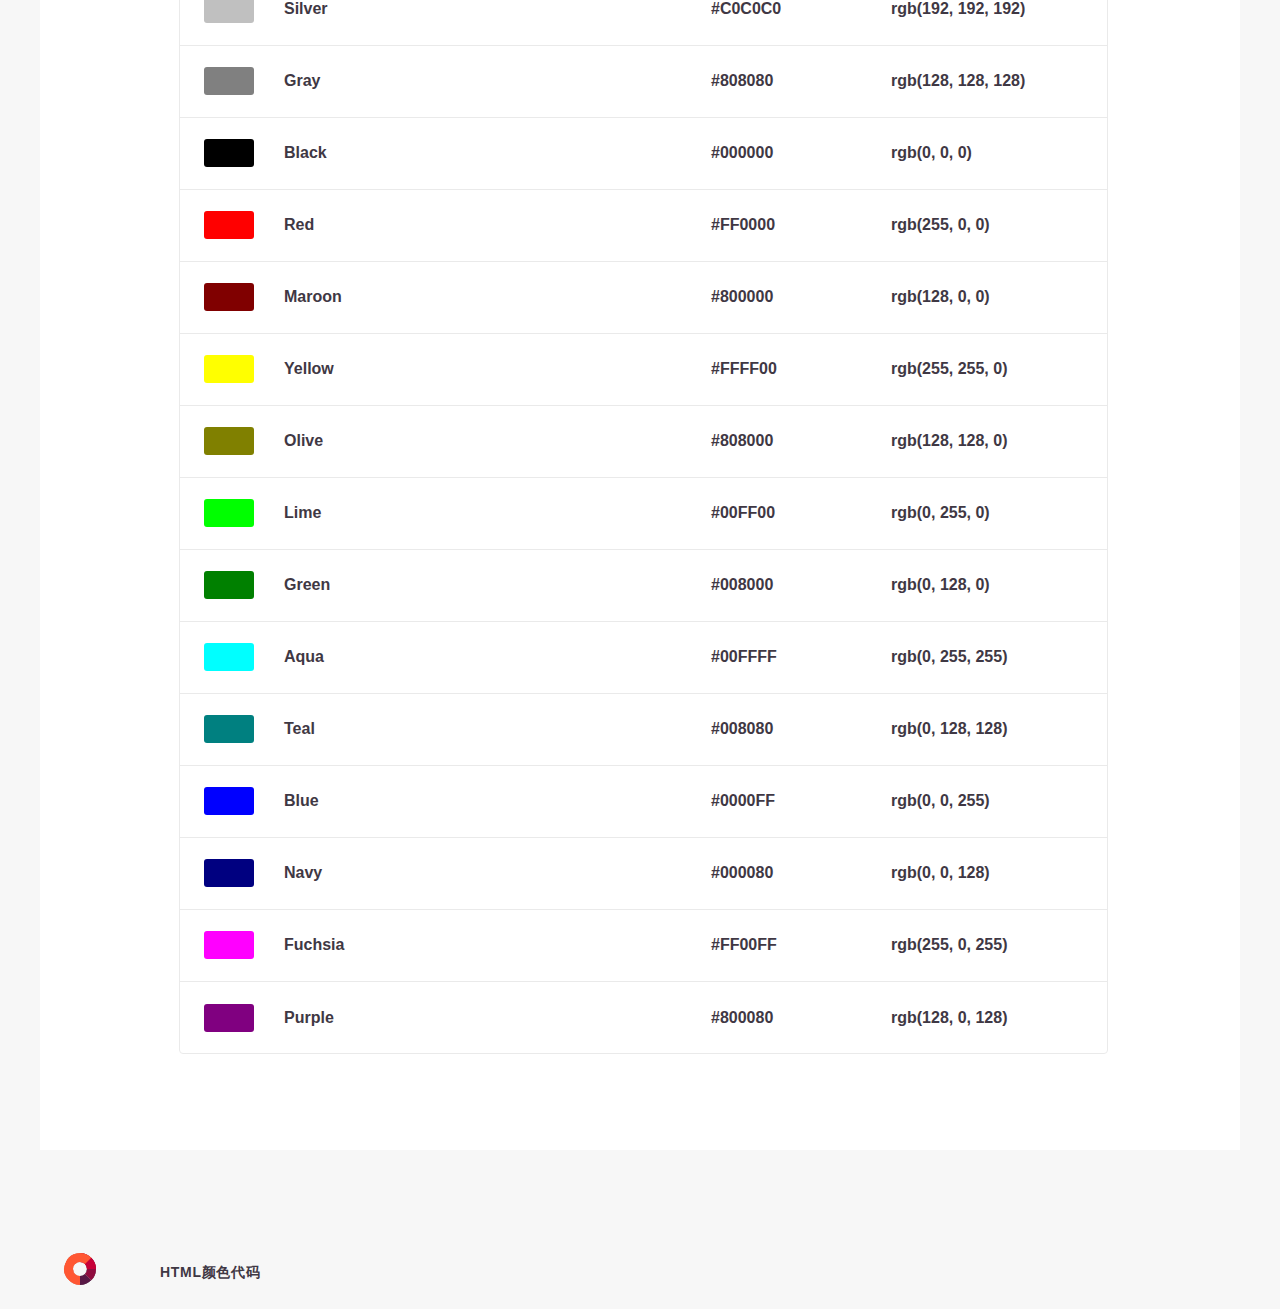
<file: tool/color/index.html>
<!doctype html>
<html>
<head>
  <meta http-equiv="content-type" content="text/html;charset=utf-8">
  <meta http-equiv="content-language" content="zh">
  <meta content="IE=edge,chrome=1" http-equiv="X-UA-Compatible">
  <meta name="viewport" content="width=device-width, initial-scale=1">
  <title>HTML颜色代码</title>
  <meta name="title" content="HTML颜色代码">
  <meta name="description" content="使用带有Hex颜色代码、RGB和HSL值的颜色选择器、颜色表和HTML颜色名称，您可轻松找到网页所需的HTML颜色代码
">
  <link href="./css/application-1031957b.css" rel="stylesheet" />
  <link href="./css/style.css" rel="stylesheet" />
  <link rel="stylesheet" href="./css/igy8ywi.css">
  <link rel="shortcut icon" type="image/x-icon" href="./favicon.png" />
  <link rel="icon" sizes="192x192" href="./icon/icon-192x192.png">
  <link rel="apple-touch-icon-precomposed" sizes="512x512" href="./icon/icon-512x512.png">
  <link rel="apple-touch-icon-precomposed" sizes="384x384" href="./icon/icon-384x384.png">
  <link rel="apple-touch-icon-precomposed" sizes="256x256" href="./icon/icon-256x256.png">
  <link rel="apple-touch-icon-precomposed" sizes="192x192" href="./icon/icon-192x192.png">
  <link rel="apple-touch-icon-precomposed" sizes="180x180" href="./icon/icon-180x180.png">
  <link rel="apple-touch-icon-precomposed" sizes="167x167" href="./icon/icon-167x167.png">
  <link rel="apple-touch-icon-precomposed" sizes="152x152" href="./icon/icon-152x152.png">
  <link rel="apple-touch-icon-precomposed" sizes="144x144" href="./icon/icon-144x144.png">
  <link rel="apple-touch-icon-precomposed" sizes="120x120" href="./icon/icon-120x120.png">
  <link rel="apple-touch-icon-precomposed" sizes="114x114" href="./icon/icon-114x114.png">
  <link rel="apple-touch-icon-precomposed" sizes="76x76" href="./icon/icon-76x76.png">
  <link rel="apple-touch-icon-precomposed" sizes="72x72" href="./icon/icon-72x72.png">
  <link rel="apple-touch-icon-precomposed" href="./icon/icon-57x57.png">
  <script data-cfasync="false" type="text/javascript">
    var freestar = freestar || {};
    freestar.hitTime = Date.now();
    freestar.queue = freestar.queue || [];
    freestar.config = freestar.config || {};
    freestar.debug = window.location.search.indexOf('fsdebug') === -1 ? false : true;
    freestar.config.enabled_slots = [];
    freestar.initCallback = function () { (freestar.config.enabled_slots.length === 0) ? freestar.initCallbackCalled = false : freestar.newAdSlots(freestar.config.enabled_slots) }
  </script>
</head>

<body>
  <div id="modal"></div>
  <div id="overlay"></div>
  <header class="body-header">
    <nav class="menu" vocab="https://schema.org/" typeof="SiteNavigationElement" role="navigation"
      data-tracker-category="Navigation" data-tracker-action="Primary Menu">
      <div class="menu__logo">
        <a href="" class="menu__icon" property="url">
          <div class="logo">
            <div class="deg-hidden"></div>
            <div class="donut deg45-1-gray"></div>
            <div class="donut deg45-1"></div>
            <div class="donut deg45-2-gray"></div>
            <div class="donut deg45-2"></div>
            <div class="donut deg45-3-gray"></div>
            <div class="donut deg45-3"></div>
            <div class="donut deg45-6-gray"></div>
            <div class="donut deg45-6"></div>
            <div class="donut deg45-5-gray"></div>
            <div class="donut deg45-5"></div>
            <div class="donut deg45-4-gray"></div>
            <div class="donut deg45-4"></div>
          </div>
          <svg width="24" height="24" viewBox="0 0 24 24" fill="none" xmlns="http://www.w3.org/2000/svg">
            <path fill-rule="evenodd" clip-rule="evenodd"
              d="M12 23.993c6.627 0 12-5.371 12-11.997C24 5.371 18.627 0 12 0S0 5.37 0 11.996s5.373 11.997 12 11.997zm0-6.998a5 5 0 10-5-4.999 5 5 0 005 4.999z"
              fill="#FF5733" />
            <path fill-rule="evenodd" clip-rule="evenodd"
              d="M17 12.004h7c0-3.324-1.352-6.332-3.537-8.505l-4.946 4.945A4.983 4.983 0 0117 11.996v.008zM12.015 24h-.03.03z"
              fill="#C70039" />
            <path fill-rule="evenodd" clip-rule="evenodd"
              d="M24 11.996c0 3.317-1.346 6.319-3.522 8.49l-4.95-4.948A4.982 4.982 0 0017 11.996m0 0h7z"
              fill="#900C3F" />
            <path fill-rule="evenodd" clip-rule="evenodd"
              d="M20.493 20.471A11.964 11.964 0 0112 23.992v-6.997a4.985 4.985 0 003.543-1.472l4.95 4.948z"
              fill="#581845" />
          </svg>
        </a><a href="" class="menu__title" property="url"> <span property="name">HTML颜色代码</span>
        </a> <button class="menu__button js-menu-button">
          <span class="menu__button-line"></span>
        </button>
      </div>
      <ul class="menu__list">
        <li class="menu__item">
          <a href="./color-picker/" class="menu__link" property="url"> <span class="menu__link-title" property="name">选择器</span>
          </a>
        </li>
        <li class="menu__item">
          <a href="" class="menu__link" property="url"> <span class="menu__link-title" property="name">颜色转换</span>
            <span class="menu__link-caret">
              <svg width="10" height="6" viewBox="0 0 10 6" fill="none" xmlns="http://www.w3.org/2000/svg">
                <path fill-rule="evenodd" clip-rule="evenodd"
                  d="M.293.293a1 1 0 011.414 0L5 3.586 8.293.293a1 1 0 011.414 1.414l-4 4a1 1 0 01-1.414 0l-4-4a1 1 0 010-1.414z" />
              </svg>
            </span>
          </a>
          <div class="menu-dropdown">
            <ul class="menu-dropdown__list">
              <li class="menu-dropdown__item">
                <a href="" class="menu-dropdown__link" property="url"> <span property="name">RGB 转十六进制</span>
                </a>
              </li>
              <li class="menu-dropdown__item">
                <a href="" class="menu-dropdown__link" property="url"> <span property="name">十六进制转 RGB</span>
                </a>
              </li>
            </ul>
          </div>
        </li>
        <li class="menu__item">
          <a href="" class="menu__link" property="url"> <span class="menu__link-title" property="name">颜色表</span>
          </a>
        </li>
        <li class="menu__item">
          <a href="" class="menu__link" property="url"> <span class="menu__link-title" property="name">颜色名</span>
            <span class="menu__link-caret">
              <svg width="10" height="6" viewBox="0 0 10 6" fill="none" xmlns="http://www.w3.org/2000/svg">
                <path fill-rule="evenodd" clip-rule="evenodd"
                  d="M.293.293a1 1 0 011.414 0L5 3.586 8.293.293a1 1 0 011.414 1.414l-4 4a1 1 0 01-1.414 0l-4-4a1 1 0 010-1.414z" />
              </svg>
            </span>
          </a>
          <div class="menu-dropdown">
            <ul class="menu-dropdown__list">
              <li class="menu-dropdown__item">
                <a href="" class="menu-dropdown__link" property="url"> <span property="name">HTML 颜色名</span>
                </a>
              </li>
              <li class="menu-dropdown__item">
                <a href="" class="menu-dropdown__link" property="url"> <span property="name">Minecraft 颜色代码</span>
                </a>
              </li>
              <li class="menu-dropdown__item">
                <a href="" class="menu-dropdown__link" property="url"> <span property="name">Bukkit 颜色代码</span>
                </a>
              </li>
              <li class="menu-dropdown__item">
                <a href="" class="menu-dropdown__link" property="url"> <span property="name">Roblox 颜色代码</span>
                </a>
              </li>
            </ul>
          </div>
        </li>
        <li class="menu__item">
          <a href="https://blog.kong.pub/" target="_blank" class="menu__link" property="url"> <span class="menu__link-title" property="name">博客</span>
          </a>
        </li>
        <li class="menu__item">
          <a href="https://kong.pub/" target="_blank" class="menu__link" property="url"> <span class="menu__link-title" property="name">更多</span>
          </a>
        </li>
      </ul>
    </nav>

    <nav class="menu-mobile js-menu-mobile" data-tracker-category="Navigation" data-tracker-action="Mobile Menu">
      <ul class="menu-mobile__list">
        <li class="menu-mobile__item">
          <a href="./color-picker/" class="menu-mobile__link" property="url"> <span class="menu-mobile__icon"><svg width="24"
                height="24" viewBox="0 0 24 24" fill="none" xmlns="http://www.w3.org/2000/svg">
                <path fill-rule="evenodd" clip-rule="evenodd"
                  d="M5 2a3 3 0 00-3 3v10a3 3 0 003 3h6a3 3 0 003-3V5a3 3 0 00-3-3H5zM4 5a1 1 0 011-1h6a1 1 0 011 1v10a1 1 0 01-1 1H5a1 1 0 01-1-1V5z" />
                <path d="M3 20a1 1 0 100 2h6a1 1 0 100-2H3zM12 21a1 1 0 112 0 1 1 0 01-2 0z" />
                <path fill-rule="evenodd" clip-rule="evenodd"
                  d="M19 2a1 1 0 00-1 1v3.17a3.001 3.001 0 000 5.66V21a1 1 0 102 0v-9.17a3.001 3.001 0 000-5.66V3a1 1 0 00-1-1zm1 7a1 1 0 11-2 0 1 1 0 012 0z" />
              </svg></span>
            <span property="name">选择器</span>
          </a>
        </li>
        <li class="menu-mobile__item">
          <a href="" class="menu-mobile__link" property="url"> <span class="menu-mobile__icon"><svg width="24"
                height="24" viewBox="0 0 24 24" fill="none" xmlns="http://www.w3.org/2000/svg">
                <path fill-rule="evenodd" clip-rule="evenodd"
                  d="M2 5a3 3 0 013-3h4a3 3 0 013 3v4a3 3 0 01-3 3H5a3 3 0 01-3-3V5zm3-1a1 1 0 00-1 1v4a1 1 0 001 1h4a1 1 0 001-1V5a1 1 0 00-1-1H5zm7 11a3 3 0 013-3h4a3 3 0 013 3v4a3 3 0 01-3 3h-4a3 3 0 01-3-3v-4zm3-1a1 1 0 00-1 1v4a1 1 0 001 1h4a1 1 0 001-1v-4a1 1 0 00-1-1h-4zM13 3a1 1 0 011-1h1a5 5 0 015 5v.586l.293-.293a1 1 0 111.414 1.414l-2 2a1 1 0 01-1.414 0l-2-2a1 1 0 011.414-1.414l.293.293V7a3 3 0 00-3-3h-1a1 1 0 01-1-1zm-3 19a1 1 0 100-2H9a3 3 0 01-3-3v-.586l.293.293a1 1 0 001.414-1.414l-2-2a1 1 0 00-1.414 0l-2 2a1 1 0 101.414 1.414L4 16.414V17a5 5 0 005 5h1z" />
              </svg></span>
            <span property="name">颜色转换</span>
          </a>
          <ul class="menu-mobile__grid">
            <li class="menu-mobile__cell">
              <a href="" class="menu-mobile__link menu-mobile__link--secondary" property="url"> <span
                  property="name">RGB 转十六进制</span>
              </a>
            </li>
            <li class="menu-mobile__cell">
              <a href="" class="menu-mobile__link menu-mobile__link--secondary" property="url"> <span
                  property="name">十六进制转 RGB</span>
              </a>
            </li>
          </ul>
        </li>
        <li class="menu-mobile__item">
          <a href="" class="menu-mobile__link" property="url"> <span class="menu-mobile__icon"><svg width="24"
                height="24" viewBox="0 0 24 24" fill="none" xmlns="http://www.w3.org/2000/svg">
                <path fill-rule="evenodd" clip-rule="evenodd"
                  d="M16.5 2A2.5 2.5 0 0014 4.5v3a2.5 2.5 0 002.5 2.5h3A2.5 2.5 0 0022 7.5v-3A2.5 2.5 0 0019.5 2h-3zM16 4.5a.5.5 0 01.5-.5h3a.5.5 0 01.5.5v3a.5.5 0 01-.5.5h-3a.5.5 0 01-.5-.5v-3zM4.5 14A2.5 2.5 0 002 16.5v3A2.5 2.5 0 004.5 22h3a2.5 2.5 0 002.5-2.5v-3A2.5 2.5 0 007.5 14h-3zM4 16.5a.5.5 0 01.5-.5h3a.5.5 0 01.5.5v3a.5.5 0 01-.5.5h-3a.5.5 0 01-.5-.5v-3zM12 15a3 3 0 013-3h4a3 3 0 013 3v4a3 3 0 01-3 3h-4a3 3 0 01-3-3v-4zm3-1a1 1 0 00-1 1v4a1 1 0 001 1h4a1 1 0 001-1v-4a1 1 0 00-1-1h-4zM5 2a3 3 0 00-3 3v4a3 3 0 003 3h4a3 3 0 003-3V5a3 3 0 00-3-3H5zM4 5a1 1 0 011-1h4a1 1 0 011 1v4a1 1 0 01-1 1H5a1 1 0 01-1-1V5z" />
              </svg></span>
            <span property="name">颜色表</span>
          </a>
        </li>
        <li class="menu-mobile__item">
          <a href="" class="menu-mobile__link" property="url"> <span class="menu-mobile__icon"><svg width="24"
                height="24" viewBox="0 0 24 24" fill="none" xmlns="http://www.w3.org/2000/svg">
                <path
                  d="M13 2a1 1 0 100 2h8a1 1 0 100-2h-8zM13 13a1 1 0 100 2h8a1 1 0 100-2h-8zM12 6a1 1 0 011-1h8a1 1 0 110 2h-8a1 1 0 01-1-1zM13 16a1 1 0 100 2h8a1 1 0 100-2h-8zM12 9a1 1 0 011-1h4a1 1 0 110 2h-4a1 1 0 01-1-1zM13 19a1 1 0 100 2h4a1 1 0 100-2h-4z" />
                <path fill-rule="evenodd" clip-rule="evenodd"
                  d="M2 16a3 3 0 013-3h3a3 3 0 013 3v3a3 3 0 01-3 3H5a3 3 0 01-3-3v-3zm3-1a1 1 0 00-1 1v3a1 1 0 001 1h3a1 1 0 001-1v-3a1 1 0 00-1-1H5zM5 2a3 3 0 00-3 3v3a3 3 0 003 3h3a3 3 0 003-3V5a3 3 0 00-3-3H5zM4 5a1 1 0 011-1h3a1 1 0 011 1v3a1 1 0 01-1 1H5a1 1 0 01-1-1V5z" />
              </svg></span>
            <span property="name">颜色名</span>
          </a>
          <ul class="menu-mobile__grid menu-mobile__grid--names">
            <li class="menu-mobile__cell">
              <a href="" class="menu-mobile__link menu-mobile__link--secondary" property="url"> <span
                  property="name">HTML</span>
              </a>
            </li>
            <li class="menu-mobile__cell">
              <a href="" class="menu-mobile__link menu-mobile__link--secondary" property="url"> <span
                  property="name">Minecraft</span>
              </a>
            </li>
            <li class="menu-mobile__cell">
              <a href="" class="menu-mobile__link menu-mobile__link--secondary" property="url"> <span
                  property="name">Bukkit</span>
              </a>
            </li>
            <li class="menu-mobile__cell">
              <a href="" class="menu-mobile__link menu-mobile__link--secondary" property="url"> <span
                  property="name">Roblox</span>
              </a>
            </li>
          </ul>
        </li>
        <li class="menu-mobile__item">
          <a href="https://blog.kong.pub/" target="_blank" class="menu-mobile__link" property="url"> <span class="menu-mobile__icon"><svg width="24"
                height="24" viewBox="0 0 24 24" fill="none" xmlns="http://www.w3.org/2000/svg">
                <path fill-rule="evenodd" clip-rule="evenodd"
                  d="M5 2a3 3 0 00-3 3v12a3 3 0 003 3h3.17A3.001 3.001 0 0011 22h8a3 3 0 003-3V7a3 3 0 00-3-3h-3.17A3.001 3.001 0 0013 2H5zm9 15a1 1 0 01-1 1H5a1 1 0 01-1-1V5a1 1 0 011-1h8a1 1 0 011 1v12zm6 2a1 1 0 01-1 1h-6a3 3 0 003-3V6h3a1 1 0 011 1v12zM6 5a1 1 0 100 2 1 1 0 000-2zm2 1a1 1 0 011-1h3a1 1 0 110 2H9a1 1 0 01-1-1zM6 8a1 1 0 100 2 1 1 0 000-2zm2 1a1 1 0 011-1h3a1 1 0 110 2H9a1 1 0 01-1-1zm1 2a1 1 0 100 2h3a1 1 0 100-2H9z" />
              </svg></span>
            <span property="name">博客</span>
          </a>
        </li>
        <li class="menu-mobile__item">
          <a href="https://kong.pub/" target="_blank" class="menu-mobile__link" property="url"> <span class="menu-mobile__icon"><svg width="24"
                height="24" viewBox="0 0 24 24" fill="none" xmlns="http://www.w3.org/2000/svg">
                <path fill-rule="evenodd" clip-rule="evenodd"
                  d="M5 2a3 3 0 00-3 3v14a3 3 0 003 3h14a3 3 0 003-3V5a3 3 0 00-3-3H5zM4 5a1 1 0 011-1h14a1 1 0 011 1v3H4V5zm0 14v-9h16v9a1 1 0 01-1 1H5a1 1 0 01-1-1zM6 5a1 1 0 100 2 1 1 0 000-2zm3 0a1 1 0 100 2 1 1 0 000-2zm2 1a1 1 0 112 0 1 1 0 01-2 0zm-5 5a1 1 0 100 2h12a1 1 0 100-2H6zm-1 4a1 1 0 011-1h8a1 1 0 110 2H6a1 1 0 01-1-1z" />
              </svg></span>
            <span property="name">更多</span>
          </a>
        </li>
      </ul>
      <div class="menu-mobile__footer">
        <a href="" class="menu-mobile__credit">Dixon & Moe</a>
        <a href="" class="menu-mobile__contact">Email</a>
      </div>
    </nav>
  </header>



  <header id="header" class="page-header magenta js-header">
    <div class="home-group row show-sm">

      <div class="home-group__content">
        <h1 class="home-group__content-title" property="name">HTML 颜色代码</h1>
        <p class="home-group__content-description" property="description">
          使用颜色选择器、颜色表和 HTML 颜色名称来获取 HTML 颜色代码、Hex 颜色代码、RGB 和 HSL 值。现在开始吧！
        </p>
      </div>
    </div>
    <div class="animation row">
      <div class="letter letter-c purple">
        <div class="box-1"></div>
        <div class="donut deg180-1"></div>
      </div>

      <div class="letter letter-o magenta">
        <div class="box-1"></div>
        <div class="donut deg45-1"></div>
        <div class="donut deg45-2"></div>
        <div class="donut deg45-3"></div>
        <div class="donut deg45-4"></div>
        <div class="donut deg45-5"></div>
      </div>

      <div class="letter letter-l red">
        <div class="box-1"></div>
        <div class="box-2"></div>
        <div class="line top"></div>
        <div class="donut deg45-1"></div>
      </div>

      <div class="letter letter-o orange">
        <div class="box-1"></div>
        <div class="donut deg45-1"></div>
        <div class="donut deg45-2"></div>
        <div class="donut deg45-3"></div>
        <div class="donut deg45-4"></div>
        <div class="donut deg45-5"></div>
      </div>

      <div class="letter letter-r yellow">
        <div class="box-1"></div>
        <div class="box-2"></div>
        <div class="donut deg45-1"></div>
        <div class="line bottom"></div>
      </div>
    </div>
  </header>


  <nav id="color" class="color-nav">
    <div class="color-icon show-md">
      <svg version="1.1" id="color-data" class="button-svg" xmlns="http://www.w3.org/2000/svg"
        xmlns:xlink="http://www.w3.org/1999/xlink" x="0px" y="0px" width="24px" height="16px" viewBox="-0.5 21.5 24 16"
        enable-background="new -0.5 21.5 24 16" xml:space="preserve">
        <path fill="#C3C3C3" d="M1,37.5c-0.829,0-1.5-0.672-1.5-1.5v-4c0-0.828,0.671-1.5,1.5-1.5s1.5,0.672,1.5,1.5v4
	C2.5,36.828,1.829,37.5,1,37.5z M9.5,36v-8c0-0.828-0.671-1.5-1.5-1.5S6.5,27.172,6.5,28v8c0,0.828,0.671,1.5,1.5,1.5
	S9.5,36.828,9.5,36z M16.5,36v-6c0-0.828-0.672-1.5-1.5-1.5s-1.5,0.672-1.5,1.5v6c0,0.828,0.672,1.5,1.5,1.5S16.5,36.828,16.5,36z
	 M23.5,36V25c0-0.828-0.672-1.5-1.5-1.5s-1.5,0.672-1.5,1.5v11c0,0.828,0.672,1.5,1.5,1.5S23.5,36.828,23.5,36z" />
      </svg>

    </div>
    <div class="color-data">
      <div class="color-swatch" title=""">
      <div class=" js-swatch js-star" style="background-color: #FF5733"></div>
    </div>
    <div class="color-label hex">
      <h5>HEX</h5>
    </div>
    <div class="color-code hex" title=""">
      <span class=" hex js-hex selectable">#FF5733</span>
    </div>
    <div class="color-label rgb show-sm-inline">
      <h5>RGB</h5>
    </div>
    <div class="color-code rgb show-sm-inline" title=""">
      <span class=" rgb js-rgb selectable">255, 87, 51</span>
    </div>
    <div class="color-label hsl show-md-inline">
      <h5>HSL</h5>
    </div>
    <div class="color-code hsl show-md-inline" title=""">
      <span class=" hsl js-hsl selectable">11, 80%, 60%</span>
    </div>
    <div class="color-export" title=""">
      <h5 class=" export gray show-md js-export" data-export="palette"><svg version="1.1" class="button-svg"
        data-export="palette" xmlns="http://www.w3.org/2000/svg" xmlns:xlink="http://www.w3.org/1999/xlink" x="0px"
        y="0px" width="24px" height="24px" viewBox="0 0 24 24" enable-background="new 0 0 24 24" xml:space="preserve">
        <path class="fill" data-export="palette" d="M17.938,11.671l-5,4c-0.008,0.009-0.021,0.011-0.029,0.017c-0.118,0.09-0.248,0.164-0.389,0.215
	c-0.024,0.011-0.049,0.017-0.075,0.023C12.303,15.971,12.155,16,12,16s-0.303-0.029-0.443-0.074
	c-0.025-0.008-0.05-0.014-0.074-0.023c-0.142-0.051-0.271-0.125-0.389-0.215c-0.009-0.006-0.021-0.008-0.03-0.017l-5-4
	C5.417,11.153,5.312,10.21,5.83,9.563c0.518-0.646,1.462-0.751,2.108-0.234l2.563,2.05V3.5C10.5,2.671,11.171,2,12,2
	s1.5,0.671,1.5,1.5v7.879l2.562-2.05c0.649-0.518,1.592-0.413,2.107,0.234C18.688,10.21,18.584,11.154,17.938,11.671z M23,19.5v-4
	c0-0.828-0.672-1.5-1.5-1.5S20,14.672,20,15.5V19H4v-3.5C4,14.672,3.329,14,2.5,14S1,14.672,1,15.5v4C1,20.879,2.122,22,3.5,22h17
	C21.879,22,23,20.879,23,19.5z" />
      </svg></h5>
      <h5 class="export gray show-sm-only">
        <a href="" target="_blank"><svg version="1.1" class="button-svg" data-export="palette"
            xmlns="http://www.w3.org/2000/svg" xmlns:xlink="http://www.w3.org/1999/xlink" x="0px" y="0px" width="24px"
            height="24px" viewBox="0 0 24 24" enable-background="new 0 0 24 24" xml:space="preserve">
            <path class="fill" data-export="palette" d="M17.938,11.671l-5,4c-0.008,0.009-0.021,0.011-0.029,0.017c-0.118,0.09-0.248,0.164-0.389,0.215
	c-0.024,0.011-0.049,0.017-0.075,0.023C12.303,15.971,12.155,16,12,16s-0.303-0.029-0.443-0.074
	c-0.025-0.008-0.05-0.014-0.074-0.023c-0.142-0.051-0.271-0.125-0.389-0.215c-0.009-0.006-0.021-0.008-0.03-0.017l-5-4
	C5.417,11.153,5.312,10.21,5.83,9.563c0.518-0.646,1.462-0.751,2.108-0.234l2.563,2.05V3.5C10.5,2.671,11.171,2,12,2
	s1.5,0.671,1.5,1.5v7.879l2.562-2.05c0.649-0.518,1.592-0.413,2.107,0.234C18.688,10.21,18.584,11.154,17.938,11.671z M23,19.5v-4
	c0-0.828-0.672-1.5-1.5-1.5S20,14.672,20,15.5V19H4v-3.5C4,14.672,3.329,14,2.5,14S1,14.672,1,15.5v4C1,20.879,2.122,22,3.5,22h17
	C21.879,22,23,20.879,23,19.5z" />
          </svg></a>
      </h5>
    </div>
    </div>
    <div class="mobile-palette js-mobile-palette"></div>
    <div class="color-palette js-palette"></div>
    <div class="mobile-export hide-sm" title=""">
    <h5 class=" export gray" data-export="palette">
      <a href="" target="_blank"> <svg version="1.1" class="button-svg" data-export="palette"
          xmlns="http://www.w3.org/2000/svg" xmlns:xlink="http://www.w3.org/1999/xlink" x="0px" y="0px" width="24px"
          height="24px" viewBox="0 0 24 24" enable-background="new 0 0 24 24" xml:space="preserve">
          <path class="fill" data-export="palette" d="M17.938,11.671l-5,4c-0.008,0.009-0.021,0.011-0.029,0.017c-0.118,0.09-0.248,0.164-0.389,0.215
	c-0.024,0.011-0.049,0.017-0.075,0.023C12.303,15.971,12.155,16,12,16s-0.303-0.029-0.443-0.074
	c-0.025-0.008-0.05-0.014-0.074-0.023c-0.142-0.051-0.271-0.125-0.389-0.215c-0.009-0.006-0.021-0.008-0.03-0.017l-5-4
	C5.417,11.153,5.312,10.21,5.83,9.563c0.518-0.646,1.462-0.751,2.108-0.234l2.563,2.05V3.5C10.5,2.671,11.171,2,12,2
	s1.5,0.671,1.5,1.5v7.879l2.562-2.05c0.649-0.518,1.592-0.413,2.107,0.234C18.688,10.21,18.584,11.154,17.938,11.671z M23,19.5v-4
	c0-0.828-0.672-1.5-1.5-1.5S20,14.672,20,15.5V19H4v-3.5C4,14.672,3.329,14,2.5,14S1,14.672,1,15.5v4C1,20.879,2.122,22,3.5,22h17
	C21.879,22,23,20.879,23,19.5z" />
        </svg> Export palette
      </a> </h5>
    </div>
  </nav>


  <main id="main" class="row animate delay-125 fadeIn" property="mainContentOfPage" typeof="WebPageElement" role="main">








    <aside class="social js-social show-md">

      <a id="WeChat" class="gray js-export show-md-inline" data-export="wechat">
        <svg version="1.1" class="button-svg" data-export="wechat" xmlns="http://www.w3.org/2000/svg"
          xmlns:xlink="http://www.w3.org/1999/xlink" x="0px" y="0px" width="24px" height="24px" viewBox="0 0 24 24"
          enable-background="new 0 0 24 24" xml:space="preserve">
          <path fill="none" data-export="wechat" d="M21.32,21.754c-7.008,0-14.017-0.002-21.024,0.007c-0.247,0-0.297-0.049-0.296-0.296
	c0.01-3.732,0.007-7.466,0.007-11.199c0.076,0.328,0.134,0.66,0.23,0.982c0.45,1.507,1.35,2.703,2.588,3.648
	c0.331,0.252,0.459,0.521,0.326,0.931c-0.141,0.435-0.24,0.883-0.357,1.324c-0.042,0.16-0.046,0.312,0.098,0.428
	c0.154,0.125,0.297,0.048,0.435-0.031c0.554-0.316,1.111-0.627,1.655-0.96c0.331-0.202,0.652-0.252,1.03-0.143
	c0.918,0.266,1.86,0.373,2.818,0.354c0.263-0.006,0.326-0.068,0.26-0.34c-0.538-2.202,0.046-4.112,1.626-5.69
	c1.671-1.67,3.753-2.372,6.092-2.371c0.463,0,0.478-0.019,0.354-0.473c-0.017-0.058-0.032-0.116-0.051-0.173
	c-0.655-2.093-2.071-3.511-3.979-4.496c-1.083-0.56-2.248-0.838-3.445-1.01c4.672,0,9.344,0.003,14.016-0.007
	C23.951,2.239,24.001,2.289,24,2.536c-0.01,3.926-0.007,7.851-0.007,11.777c-0.247-1.417-0.906-2.606-2.003-3.537
	c-2.679-2.272-6.806-2.512-9.724-0.549c-1.626,1.094-2.675,2.578-2.734,4.589c-0.065,2.217,1.043,3.838,2.845,4.994
	c2.012,1.292,4.216,1.543,6.517,0.979c0.397-0.098,0.721-0.056,1.058,0.157C20.399,21.23,20.863,21.486,21.32,21.754z" />
          <path class="fill" data-export="wechat" d="M9.688,2.247c1.197,0.172,2.362,0.45,3.445,1.01
	c1.907,0.985,3.323,2.403,3.979,4.496c0.019,0.057,0.034,0.115,0.051,0.173c0.123,0.454,0.108,0.473-0.354,0.473
	c-2.339-0.001-4.42,0.701-6.092,2.371c-1.58,1.578-2.164,3.488-1.626,5.69c0.066,0.271,0.003,0.334-0.26,0.34
	c-0.958,0.02-1.9-0.088-2.818-0.354c-0.378-0.109-0.699-0.06-1.03,0.143c-0.543,0.333-1.101,0.644-1.655,0.96
	c-0.137,0.079-0.281,0.156-0.435,0.031c-0.144-0.116-0.14-0.268-0.098-0.428c0.117-0.441,0.216-0.89,0.357-1.324
	c0.133-0.409,0.004-0.679-0.326-0.931c-1.238-0.945-2.138-2.141-2.588-3.648c-0.096-0.322-0.154-0.654-0.23-0.982
	c0-0.506,0-1.012,0-1.518c0.076-0.326,0.131-0.66,0.231-0.979C0.984,5.394,2.66,3.908,4.882,2.954
	c0.89-0.382,1.833-0.561,2.783-0.707C8.339,2.247,9.014,2.247,9.688,2.247z M5.782,8.307c0.626,0.002,1.129-0.488,1.135-1.105
	c0.005-0.636-0.469-1.12-1.107-1.129c-0.66-0.009-1.153,0.469-1.153,1.118C4.657,7.809,5.157,8.305,5.782,8.307z M11.584,6.073
	c-0.646-0.007-1.131,0.454-1.147,1.088c-0.016,0.62,0.474,1.133,1.094,1.146c0.646,0.015,1.163-0.479,1.166-1.111
	C12.699,6.56,12.223,6.08,11.584,6.073z" />
          <path class="fill" data-export="wechat"
            d="M21.32,21.754c-0.457-0.268-0.921-0.523-1.368-0.807
	c-0.337-0.213-0.66-0.255-1.058-0.157c-2.301,0.563-4.505,0.312-6.517-0.979c-1.802-1.156-2.911-2.777-2.845-4.994
	c0.059-2.011,1.108-3.496,2.734-4.589c2.918-1.963,7.045-1.724,9.724,0.549c1.097,0.931,1.756,2.119,2.003,3.537
	c0,0.457,0,0.915,0,1.373c-0.287,1.604-1.122,2.864-2.407,3.842c-0.234,0.178-0.29,0.395-0.217,0.666
	c0.097,0.359,0.184,0.721,0.289,1.078c0.051,0.173,0.047,0.329-0.049,0.482C21.513,21.754,21.416,21.754,21.32,21.754z
	 M13.444,13.047c-0.004,0.53,0.409,0.955,0.921,0.948c0.492-0.007,0.917-0.43,0.931-0.924c0.013-0.506-0.416-0.957-0.922-0.969
	C13.863,12.089,13.449,12.51,13.444,13.047z M20.092,13.099c0.018-0.542-0.362-0.973-0.877-0.997
	c-0.499-0.021-0.955,0.408-0.974,0.917c-0.018,0.506,0.406,0.958,0.914,0.975C19.652,14.012,20.075,13.607,20.092,13.099z" />
          <path fill="none" data-export="wechat" d="M7.665,2.247c-0.95,0.146-1.894,0.325-2.783,0.707
	C2.66,3.908,0.984,5.394,0.238,7.769c-0.1,0.319-0.155,0.653-0.231,0.979c0-2.09,0.004-4.18-0.006-6.27
	C0,2.277,0.046,2.241,0.243,2.242C2.717,2.25,5.191,2.247,7.665,2.247z" />
          <path fill="none" data-export="wechat" d="M21.609,21.754c0.096-0.153,0.1-0.31,0.049-0.482
	c-0.105-0.357-0.192-0.719-0.289-1.078c-0.073-0.271-0.018-0.488,0.217-0.666c1.285-0.978,2.12-2.238,2.407-3.842
	c0,1.95-0.003,3.9,0.005,5.852c0,0.181-0.041,0.225-0.222,0.222C23.054,21.747,22.331,21.754,21.609,21.754z" />
          <path fill="none" data-export="wechat" d="M5.782,8.307C5.157,8.305,4.657,7.809,4.657,7.191
	c0-0.649,0.493-1.127,1.153-1.118c0.638,0.009,1.112,0.493,1.107,1.129C6.911,7.819,6.408,8.309,5.782,8.307z" />
          <path fill="none" data-export="wechat" d="M11.584,6.073c0.639,0.007,1.115,0.487,1.112,1.123
	c-0.002,0.632-0.52,1.126-1.166,1.111c-0.62-0.014-1.109-0.526-1.094-1.146C10.453,6.527,10.938,6.066,11.584,6.073z" />
          <path fill="none" data-export="wechat"
            d="M13.444,13.047c0.005-0.537,0.419-0.958,0.93-0.945
	c0.506,0.013,0.935,0.463,0.922,0.969c-0.014,0.494-0.438,0.917-0.931,0.924C13.854,14.002,13.44,13.577,13.444,13.047z" />
          <path fill="none" data-export="wechat"
            d="M20.092,13.099c-0.017,0.509-0.439,0.913-0.937,0.896
	c-0.508-0.017-0.932-0.469-0.914-0.975c0.019-0.509,0.475-0.939,0.974-0.917C19.729,12.125,20.109,12.556,20.092,13.099z" />
        </svg>

      </a>

      <a id="WeChat" class="gray hide-md-inline">
        <svg version="1.1" class="button-svg" data-export="wechat" xmlns="http://www.w3.org/2000/svg"
          xmlns:xlink="http://www.w3.org/1999/xlink" x="0px" y="0px" width="24px" height="24px" viewBox="0 0 24 24"
          enable-background="new 0 0 24 24" xml:space="preserve">
          <path fill="none" data-export="wechat" d="M21.32,21.754c-7.008,0-14.017-0.002-21.024,0.007c-0.247,0-0.297-0.049-0.296-0.296
	c0.01-3.732,0.007-7.466,0.007-11.199c0.076,0.328,0.134,0.66,0.23,0.982c0.45,1.507,1.35,2.703,2.588,3.648
	c0.331,0.252,0.459,0.521,0.326,0.931c-0.141,0.435-0.24,0.883-0.357,1.324c-0.042,0.16-0.046,0.312,0.098,0.428
	c0.154,0.125,0.297,0.048,0.435-0.031c0.554-0.316,1.111-0.627,1.655-0.96c0.331-0.202,0.652-0.252,1.03-0.143
	c0.918,0.266,1.86,0.373,2.818,0.354c0.263-0.006,0.326-0.068,0.26-0.34c-0.538-2.202,0.046-4.112,1.626-5.69
	c1.671-1.67,3.753-2.372,6.092-2.371c0.463,0,0.478-0.019,0.354-0.473c-0.017-0.058-0.032-0.116-0.051-0.173
	c-0.655-2.093-2.071-3.511-3.979-4.496c-1.083-0.56-2.248-0.838-3.445-1.01c4.672,0,9.344,0.003,14.016-0.007
	C23.951,2.239,24.001,2.289,24,2.536c-0.01,3.926-0.007,7.851-0.007,11.777c-0.247-1.417-0.906-2.606-2.003-3.537
	c-2.679-2.272-6.806-2.512-9.724-0.549c-1.626,1.094-2.675,2.578-2.734,4.589c-0.065,2.217,1.043,3.838,2.845,4.994
	c2.012,1.292,4.216,1.543,6.517,0.979c0.397-0.098,0.721-0.056,1.058,0.157C20.399,21.23,20.863,21.486,21.32,21.754z" />
          <path class="fill" data-export="wechat" d="M9.688,2.247c1.197,0.172,2.362,0.45,3.445,1.01
	c1.907,0.985,3.323,2.403,3.979,4.496c0.019,0.057,0.034,0.115,0.051,0.173c0.123,0.454,0.108,0.473-0.354,0.473
	c-2.339-0.001-4.42,0.701-6.092,2.371c-1.58,1.578-2.164,3.488-1.626,5.69c0.066,0.271,0.003,0.334-0.26,0.34
	c-0.958,0.02-1.9-0.088-2.818-0.354c-0.378-0.109-0.699-0.06-1.03,0.143c-0.543,0.333-1.101,0.644-1.655,0.96
	c-0.137,0.079-0.281,0.156-0.435,0.031c-0.144-0.116-0.14-0.268-0.098-0.428c0.117-0.441,0.216-0.89,0.357-1.324
	c0.133-0.409,0.004-0.679-0.326-0.931c-1.238-0.945-2.138-2.141-2.588-3.648c-0.096-0.322-0.154-0.654-0.23-0.982
	c0-0.506,0-1.012,0-1.518c0.076-0.326,0.131-0.66,0.231-0.979C0.984,5.394,2.66,3.908,4.882,2.954
	c0.89-0.382,1.833-0.561,2.783-0.707C8.339,2.247,9.014,2.247,9.688,2.247z M5.782,8.307c0.626,0.002,1.129-0.488,1.135-1.105
	c0.005-0.636-0.469-1.12-1.107-1.129c-0.66-0.009-1.153,0.469-1.153,1.118C4.657,7.809,5.157,8.305,5.782,8.307z M11.584,6.073
	c-0.646-0.007-1.131,0.454-1.147,1.088c-0.016,0.62,0.474,1.133,1.094,1.146c0.646,0.015,1.163-0.479,1.166-1.111
	C12.699,6.56,12.223,6.08,11.584,6.073z" />
          <path class="fill" data-export="wechat"
            d="M21.32,21.754c-0.457-0.268-0.921-0.523-1.368-0.807
	c-0.337-0.213-0.66-0.255-1.058-0.157c-2.301,0.563-4.505,0.312-6.517-0.979c-1.802-1.156-2.911-2.777-2.845-4.994
	c0.059-2.011,1.108-3.496,2.734-4.589c2.918-1.963,7.045-1.724,9.724,0.549c1.097,0.931,1.756,2.119,2.003,3.537
	c0,0.457,0,0.915,0,1.373c-0.287,1.604-1.122,2.864-2.407,3.842c-0.234,0.178-0.29,0.395-0.217,0.666
	c0.097,0.359,0.184,0.721,0.289,1.078c0.051,0.173,0.047,0.329-0.049,0.482C21.513,21.754,21.416,21.754,21.32,21.754z
	 M13.444,13.047c-0.004,0.53,0.409,0.955,0.921,0.948c0.492-0.007,0.917-0.43,0.931-0.924c0.013-0.506-0.416-0.957-0.922-0.969
	C13.863,12.089,13.449,12.51,13.444,13.047z M20.092,13.099c0.018-0.542-0.362-0.973-0.877-0.997
	c-0.499-0.021-0.955,0.408-0.974,0.917c-0.018,0.506,0.406,0.958,0.914,0.975C19.652,14.012,20.075,13.607,20.092,13.099z" />
          <path fill="none" data-export="wechat" d="M7.665,2.247c-0.95,0.146-1.894,0.325-2.783,0.707
	C2.66,3.908,0.984,5.394,0.238,7.769c-0.1,0.319-0.155,0.653-0.231,0.979c0-2.09,0.004-4.18-0.006-6.27
	C0,2.277,0.046,2.241,0.243,2.242C2.717,2.25,5.191,2.247,7.665,2.247z" />
          <path fill="none" data-export="wechat" d="M21.609,21.754c0.096-0.153,0.1-0.31,0.049-0.482
	c-0.105-0.357-0.192-0.719-0.289-1.078c-0.073-0.271-0.018-0.488,0.217-0.666c1.285-0.978,2.12-2.238,2.407-3.842
	c0,1.95-0.003,3.9,0.005,5.852c0,0.181-0.041,0.225-0.222,0.222C23.054,21.747,22.331,21.754,21.609,21.754z" />
          <path fill="none" data-export="wechat" d="M5.782,8.307C5.157,8.305,4.657,7.809,4.657,7.191
	c0-0.649,0.493-1.127,1.153-1.118c0.638,0.009,1.112,0.493,1.107,1.129C6.911,7.819,6.408,8.309,5.782,8.307z" />
          <path fill="none" data-export="wechat" d="M11.584,6.073c0.639,0.007,1.115,0.487,1.112,1.123
	c-0.002,0.632-0.52,1.126-1.166,1.111c-0.62-0.014-1.109-0.526-1.094-1.146C10.453,6.527,10.938,6.066,11.584,6.073z" />
          <path fill="none" data-export="wechat"
            d="M13.444,13.047c0.005-0.537,0.419-0.958,0.93-0.945
	c0.506,0.013,0.935,0.463,0.922,0.969c-0.014,0.494-0.438,0.917-0.931,0.924C13.854,14.002,13.44,13.577,13.444,13.047z" />
          <path fill="none" data-export="wechat"
            d="M20.092,13.099c-0.017,0.509-0.439,0.913-0.937,0.896
	c-0.508-0.017-0.932-0.469-0.914-0.975c0.019-0.509,0.475-0.939,0.974-0.917C19.729,12.125,20.109,12.556,20.092,13.099z" />
        </svg>

      </a>


      <a href="" id="Sina-Weibo" class="gray popup" target="_blank"> <svg version="1.1" class="button-svg"
          xmlns="http://www.w3.org/2000/svg" xmlns:xlink="http://www.w3.org/1999/xlink" x="0px" y="0px" width="24px"
          height="24px" viewBox="0 0 24 24" enable-background="new 0 0 24 24" xml:space="preserve">
          <path fill="none" d="M10.259,21.715c0.479,0.028,1.124-0.031,1.766-0.109c1.125-0.138,2.222-0.393,3.286-0.791
	c1.379-0.516,2.642-1.229,3.723-2.238c0.664-0.623,1.219-1.326,1.578-2.172c0.279-0.654,0.406-1.334,0.272-2.043
	c-0.161-0.855-0.655-1.492-1.35-1.988c-0.499-0.357-1.054-0.597-1.638-0.773c-0.318-0.097-0.383-0.245-0.266-0.558
	c0.006-0.016,0.012-0.031,0.02-0.046c0.179-0.469,0.31-0.947,0.281-1.456c-0.033-0.637-0.318-1.119-0.888-1.415
	c-0.626-0.324-1.302-0.343-1.981-0.275c-0.701,0.07-1.381,0.244-2.043,0.48c-0.31,0.11-0.615,0.233-0.924,0.338
	c-0.115,0.039-0.256,0.073-0.354-0.03c-0.095-0.1-0.04-0.228-0.006-0.343c0.169-0.573,0.27-1.154,0.193-1.756
	c-0.098-0.766-0.616-1.32-1.373-1.464C10,4.969,9.456,5.044,8.918,5.188c-1.006,0.267-1.916,0.746-2.78,1.314
	c-1.004,0.66-1.912,1.435-2.747,2.296c-0.775,0.798-1.481,1.65-2.069,2.596c-0.608,0.978-1.073,2.011-1.258,3.161
	c-0.134,0.828-0.056,1.629,0.247,2.409c0.37,0.952,1.007,1.7,1.795,2.33c0.932,0.747,1.988,1.265,3.113,1.644
	C6.797,21.471,8.421,21.729,10.259,21.715z" />
          <path fill="none" d="M17.659,2.279c-0.453-0.011-0.896,0.052-1.335,0.148C15.797,2.543,15.5,3.009,15.607,3.53
	c0.103,0.488,0.584,0.792,1.103,0.691c0.479-0.095,0.962-0.118,1.448-0.061c1.181,0.137,2.168,0.657,2.924,1.567
	c1.027,1.238,1.311,2.652,0.883,4.205c-0.031,0.116-0.072,0.229-0.076,0.352c-0.014,0.448,0.307,0.849,0.743,0.931
	c0.46,0.087,0.897-0.159,1.045-0.601c0.31-0.938,0.401-1.896,0.255-2.873c-0.22-1.467-0.861-2.719-1.947-3.736
	C20.768,2.864,19.312,2.325,17.659,2.279z" />
          <path fill="none" d="M17.645,5.55c-0.062,0-0.123-0.005-0.187,0.001c-0.247,0.024-0.502,0.03-0.722,0.167
	c-0.323,0.203-0.451,0.604-0.313,0.961c0.136,0.352,0.502,0.558,0.886,0.486c0.224-0.042,0.442-0.048,0.666,0.003
	c0.822,0.188,1.381,1.032,1.104,1.946c-0.131,0.434,0.104,0.862,0.521,0.991c0.428,0.131,0.854-0.098,0.992-0.536
	c0.151-0.479,0.186-0.969,0.1-1.463C20.43,6.617,19.154,5.55,17.645,5.55z" />
          <path class="fill" d="M20.885,14.361c-0.162-0.855-0.656-1.491-1.35-1.988c-0.499-0.357-1.053-0.597-1.637-0.773
	c-0.32-0.097-0.385-0.245-0.267-0.558c0.007-0.016,0.013-0.031,0.019-0.046c0.179-0.469,0.31-0.947,0.283-1.456
	c-0.035-0.637-0.32-1.12-0.889-1.415c-0.626-0.323-1.301-0.343-1.982-0.275c-0.701,0.07-1.381,0.243-2.043,0.48
	c-0.309,0.109-0.613,0.233-0.923,0.338c-0.116,0.039-0.256,0.074-0.354-0.03c-0.094-0.1-0.04-0.228-0.006-0.343
	c0.17-0.573,0.27-1.154,0.193-1.756c-0.099-0.766-0.616-1.32-1.373-1.464C10,4.969,9.456,5.044,8.918,5.187
	C7.911,5.454,7.002,5.934,6.137,6.502C5.133,7.161,4.225,7.936,3.39,8.798c-0.775,0.798-1.481,1.65-2.069,2.596
	c-0.608,0.978-1.072,2.012-1.258,3.161c-0.134,0.828-0.056,1.629,0.247,2.409c0.369,0.952,1.007,1.7,1.795,2.33
	c0.932,0.748,1.988,1.265,3.113,1.644c1.579,0.533,3.203,0.791,5.041,0.777c0.479,0.028,1.124-0.031,1.767-0.109
	c1.126-0.138,2.223-0.393,3.287-0.791c1.379-0.515,2.641-1.228,3.722-2.238c0.664-0.623,1.219-1.326,1.577-2.172
	C20.891,15.75,21.018,15.07,20.885,14.361z M16.357,16.85c-0.471,0.855-1.166,1.493-1.979,2.012
	c-1.184,0.754-2.486,1.177-3.868,1.369c-0.502,0.071-1.007,0.109-1.515,0.104c-1.259-0.003-2.478-0.204-3.644-0.701
	c-0.667-0.285-1.281-0.654-1.799-1.165c-0.739-0.727-1.173-1.594-1.124-2.655c0.033-0.715,0.297-1.351,0.705-1.928
	c0.615-0.867,1.439-1.489,2.374-1.97c1.105-0.571,2.284-0.896,3.517-1.031c1.452-0.159,2.878-0.054,4.268,0.409
	c0.848,0.283,1.629,0.689,2.29,1.3c0.56,0.517,0.974,1.123,1.144,1.875C16.918,15.309,16.771,16.102,16.357,16.85z" />
          <path class="fill" d="M17.659,2.279c1.651,0.046,3.108,0.585,4.323,1.726c1.086,1.018,1.729,2.269,1.949,3.736
	c0.146,0.977,0.053,1.936-0.256,2.873c-0.146,0.442-0.585,0.688-1.045,0.601c-0.438-0.083-0.757-0.483-0.742-0.931
	c0.002-0.123,0.043-0.236,0.075-0.352c0.427-1.553,0.146-2.967-0.883-4.205c-0.756-0.91-1.743-1.43-2.924-1.567
	c-0.486-0.057-0.97-0.034-1.448,0.061c-0.518,0.102-1-0.203-1.102-0.691c-0.108-0.521,0.188-0.987,0.716-1.104
	C16.764,2.331,17.206,2.268,17.659,2.279z" />
          <path class="fill" d="M17.645,5.55c1.51,0,2.785,1.066,3.047,2.556c0.086,0.495,0.053,0.984-0.1,1.463c-0.139,0.438-0.564,0.667-0.992,0.536
	c-0.42-0.129-0.652-0.557-0.521-0.991c0.277-0.914-0.28-1.758-1.104-1.946c-0.224-0.051-0.442-0.045-0.666-0.003
	c-0.384,0.071-0.75-0.134-0.886-0.486c-0.138-0.357-0.01-0.758,0.313-0.961c0.22-0.137,0.475-0.143,0.722-0.167
	C17.521,5.545,17.583,5.55,17.645,5.55z" />
          <path fill="none" d="M8.996,20.334c-1.259-0.003-2.479-0.204-3.643-0.7c-0.667-0.284-1.281-0.655-1.799-1.165
	c-0.739-0.728-1.173-1.594-1.124-2.656c0.033-0.715,0.296-1.35,0.705-1.927c0.615-0.868,1.438-1.488,2.374-1.97
	c1.105-0.571,2.284-0.896,3.517-1.031c1.451-0.159,2.877-0.054,4.268,0.409c0.847,0.283,1.629,0.688,2.29,1.3
	c0.559,0.516,0.973,1.123,1.143,1.875c0.191,0.842,0.045,1.635-0.367,2.381c-0.471,0.855-1.166,1.494-1.979,2.014
	c-1.185,0.753-2.486,1.176-3.868,1.367C10.009,20.302,9.504,20.34,8.996,20.334z M9.452,12.721c-0.184,0-0.366,0.004-0.547,0.03
	c-1.241,0.181-2.272,0.728-3.008,1.76c-0.482,0.679-0.709,1.438-0.568,2.273c0.181,1.067,0.81,1.8,1.777,2.246
	c0.827,0.383,1.697,0.458,2.582,0.259c1.303-0.294,2.323-0.982,2.927-2.207c0.628-1.271,0.305-2.707-0.806-3.586
	C11.119,12.952,10.32,12.725,9.452,12.721z" />
          <path class="fill" d="M11.807,13.496c-0.688-0.545-1.486-0.771-2.355-0.775c-0.184,0-0.366,0.004-0.549,0.03c-1.24,0.181-2.272,0.728-3.008,1.76
	c-0.482,0.677-0.709,1.438-0.568,2.273c0.181,1.067,0.81,1.8,1.777,2.246c0.828,0.383,1.697,0.458,2.582,0.259
	c1.303-0.294,2.323-0.982,2.927-2.207C13.241,15.811,12.918,14.375,11.807,13.496z M9.186,16.8c-0.02,0.083-0.05,0.167-0.09,0.25
	c-0.122,0.25-0.29,0.433-0.485,0.568c-0.238,0.166-0.519,0.261-0.838,0.278c-0.488-0.021-0.867-0.184-1.066-0.625
	c-0.173-0.381-0.101-0.752,0.136-1.082c0.275-0.383,0.626-0.608,1.048-0.653c0.141-0.015,0.289-0.01,0.445,0.017
	C8.972,15.661,9.325,16.217,9.186,16.8z M10.315,15.51c-0.079,0.197-0.288,0.334-0.51,0.335c-0.097,0.001-0.178-0.029-0.248-0.077
	C9.51,15.735,9.464,15.7,9.432,15.643c-0.08-0.146-0.051-0.289,0.036-0.424c0.097-0.146,0.257-0.24,0.42-0.254
	c0.054-0.005,0.108,0,0.161,0.014C10.298,15.044,10.412,15.271,10.315,15.51z" />
        </svg>

      </a>
      <a href="" id="Facebook" class="gray popup" target="_blank"> <svg version="1.1" class="button-svg"
          xmlns="http://www.w3.org/2000/svg" xmlns:xlink="http://www.w3.org/1999/xlink" x="0px" y="0px" width="24px"
          height="24px" viewBox="0 0 24 24" enable-background="new 0 0 24 24" xml:space="preserve">
          <path class="fill" d="M9.156,23V12.965H5.743V9.054h3.414V6.17c0-3.349,2.068-5.17,5.088-5.17c1.44,0,2.688,0.107,3.049,0.155
	v3.498L15.2,4.654c-1.642,0-1.96,0.772-1.96,1.903v2.497h3.914l-0.508,3.911H13.24V23H9.156z" />
        </svg>
      </a>

      <a href="" id="Pinterest" class="gray popup" target="_blank"> <svg version="1.1" class="button-svg"
          xmlns="http://www.w3.org/2000/svg" xmlns:xlink="http://www.w3.org/1999/xlink" x="0px" y="0px" width="24px"
          height="24px" viewBox="0 0 24 24" enable-background="new 0 0 24 24" xml:space="preserve">
          <path class="fill"
            d="M12,0C5.373,0,0,5.373,0,11.999c0,4.915,2.955,9.136,7.184,10.991c-0.035-0.838-0.006-1.844,0.209-2.756
	c0.23-0.974,1.543-6.537,1.543-6.537s-0.383-0.768-0.383-1.9c0-1.778,1.031-3.106,2.314-3.106c1.092,0,1.619,0.82,1.619,1.802
	c0,1.098-0.701,2.739-1.062,4.26c-0.301,1.272,0.64,2.312,1.896,2.312c2.272,0,3.805-2.92,3.805-6.38
	c0-2.631-1.771-4.598-4.994-4.598c-3.639,0-5.906,2.713-5.906,5.745c0,1.046,0.307,1.784,0.791,2.354
	c0.221,0.263,0.252,0.367,0.172,0.668c-0.059,0.222-0.189,0.754-0.244,0.965c-0.08,0.304-0.326,0.412-0.602,0.3
	c-1.676-0.685-2.457-2.521-2.457-4.586c0-3.408,2.875-7.495,8.576-7.495c4.582,0,7.598,3.315,7.598,6.873
	c0,4.709-2.617,8.226-6.475,8.226c-1.297,0-2.516-0.7-2.932-1.495c0,0-0.697,2.764-0.846,3.297
	c-0.254,0.926-0.752,1.852-1.207,2.571C9.68,23.826,10.818,24,12,24c6.627,0,12-5.372,12-12.001C24,5.373,18.627,0,12,0z" />
        </svg>
      </a>





    </aside>

    <article id="home" class="home color-picker show-sm js-content" vocab="https://schema.org/" typeof="Article">
      <header class="row">
        <div id="js-picker"></div>
        <h2 property="headline">
          <a href="./color-picker/" property="url"> 颜色选择器
          </a>
        </h2>
        <p property="description">使用我们的颜色选择器可以找到完美的颜色，发现美丽的色彩、色度和色调以及和谐的配色；输入 Hex 颜色代码、RGB 和 HSL 值，并生成 HTML、CSS 和 SCSS 样式。
        </p>
        <div class="buttons row">
          <a href="">
            <div class="button border gray">
              <h5 class="arrow gray">尝试一下吧<svg version="1.1" id="arrow" class="button-svg"
                  xmlns="http://www.w3.org/2000/svg" xmlns:xlink="http://www.w3.org/1999/xlink" x="0px" y="0px"
                  width="12px" height="12px" viewBox="0 0 12 12" enable-background="new 0 0 12 12" xml:space="preserve">
                  <path class="fill" d="M11.854,6.354l-3,3C8.758,9.449,8.63,9.5,8.5,9.5c-0.064,0-0.13-0.013-0.191-0.038C8.122,9.385,8,9.202,8,9V7H1
	C0.448,7,0,6.552,0,6s0.448-1,1-1h7V3c0-0.202,0.122-0.385,0.309-0.462C8.495,2.46,8.71,2.503,8.854,2.646l3,3
	C12.049,5.842,12.049,6.158,11.854,6.354z" />
                </svg></h5>
            </div>
          </a>
        </div>
      </header>


    </article>

    <article class="home color-charts show-sm" vocab="https://schema.org/" typeof="Article">
      <meta property="image"
        content="./bc049e145a3cd9a2cf6a4a74fcc7395f.icoassets/images/html-color-codes-picker-charts-names-tutorials-resources.jpg">
      <meta property="datePublished" content="2015-09-03">

      <header id="flat" class="chart row">
        <div>
          <div class="color-group">
            <div class="color-block">
              <div class="js-color" style="background-color: #f9ebea" data-hex="#f9ebea" data-rgb="249, 235, 234"
                data-hsl="6, 54%, 95%"></div>
            </div>
            <div class="color-block">
              <div class="js-color" style="background-color: #f2d7d5" data-hex="#f2d7d5" data-rgb="242, 215, 213"
                data-hsl="6, 54%, 89%"></div>
            </div>
            <div class="color-block">
              <div class="js-color" style="background-color: #e6b0aa" data-hex="#e6b0aa" data-rgb="230, 176, 170"
                data-hsl="6, 54%, 78%"></div>
            </div>
            <div class="color-block">
              <div class="js-color" style="background-color: #d98880" data-hex="#d98880" data-rgb="217, 136, 128"
                data-hsl="6, 54%, 68%"></div>
            </div>
            <div class="color-block">
              <div class="js-color" style="background-color: #cd6155" data-hex="#cd6155" data-rgb="205, 97, 85"
                data-hsl="6, 54%, 57%"></div>
            </div>
            <div class="color-block">
              <div class="js-color" style="background-color: #c0392b" data-hex="#c0392b" data-rgb="192, 57, 43"
                data-hsl="6, 63%, 46%"></div>
            </div>
            <div class="color-block">
              <div class="js-color" style="background-color: #a93226" data-hex="#a93226" data-rgb="169, 50, 38"
                data-hsl="6, 63%, 41%"></div>
            </div>
            <div class="color-block">
              <div class="js-color" style="background-color: #922b21" data-hex="#922b21" data-rgb="146, 43, 33"
                data-hsl="6, 63%, 35%"></div>
            </div>
            <div class="color-block">
              <div class="js-color" style="background-color: #7b241c" data-hex="#7b241c" data-rgb="123, 36, 28"
                data-hsl="6, 63%, 29%"></div>
            </div>
            <div class="color-block">
              <div class="js-color" style="background-color: #641e16" data-hex="#641e16" data-rgb="100, 30, 22"
                data-hsl="6, 63%, 24%"></div>
            </div>
          </div>
          <div class="color-group">
            <div class="color-block">
              <div class="js-color" style="background-color: #fdedec" data-hex="#fdedec" data-rgb="253, 237, 236"
                data-hsl="6, 78%, 96%"></div>
            </div>
            <div class="color-block">
              <div class="js-color" style="background-color: #fadbd8" data-hex="#fadbd8" data-rgb="250, 219, 216"
                data-hsl="6, 78%, 91%"></div>
            </div>
            <div class="color-block">
              <div class="js-color" style="background-color: #f5b7b1" data-hex="#f5b7b1" data-rgb="245, 183, 177"
                data-hsl="6, 78%, 83%"></div>
            </div>
            <div class="color-block">
              <div class="js-color" style="background-color: #f1948a" data-hex="#f1948a" data-rgb="241, 148, 138"
                data-hsl="6, 78%, 74%"></div>
            </div>
            <div class="color-block">
              <div class="js-color" style="background-color: #ec7063" data-hex="#ec7063" data-rgb="236, 112, 99"
                data-hsl="6, 78%, 66%"></div>
            </div>
            <div class="color-block">
              <div class="js-color" style="background-color: #e74c3c" data-hex="#e74c3c" data-rgb="231, 76, 60"
                data-hsl="6, 78%, 57%"></div>
            </div>
            <div class="color-block">
              <div class="js-color" style="background-color: #cb4335" data-hex="#cb4335" data-rgb="203, 67, 53"
                data-hsl="6, 59%, 50%"></div>
            </div>
            <div class="color-block">
              <div class="js-color" style="background-color: #b03a2e" data-hex="#b03a2e" data-rgb="176, 58, 46"
                data-hsl="6, 59%, 43%"></div>
            </div>
            <div class="color-block">
              <div class="js-color" style="background-color: #943126" data-hex="#943126" data-rgb="148, 49, 38"
                data-hsl="6, 59%, 37%"></div>
            </div>
            <div class="color-block">
              <div class="js-color" style="background-color: #78281f" data-hex="#78281f" data-rgb="120, 40, 31"
                data-hsl="6, 59%, 30%"></div>
            </div>
          </div>
          <div class="color-group">
            <div class="color-block">
              <div class="js-color" style="background-color: #f5eef8" data-hex="#f5eef8" data-rgb="245, 238, 248"
                data-hsl="283, 39%, 95%"></div>
            </div>
            <div class="color-block">
              <div class="js-color" style="background-color: #ebdef0" data-hex="#ebdef0" data-rgb="235, 222, 240"
                data-hsl="283, 39%, 91%"></div>
            </div>
            <div class="color-block">
              <div class="js-color" style="background-color: #d7bde2" data-hex="#d7bde2" data-rgb="215, 189, 226"
                data-hsl="283, 39%, 81%"></div>
            </div>
            <div class="color-block">
              <div class="js-color" style="background-color: #c39bd3" data-hex="#c39bd3" data-rgb="195, 155, 211"
                data-hsl="283, 39%, 72%"></div>
            </div>
            <div class="color-block">
              <div class="js-color" style="background-color: #af7ac5" data-hex="#af7ac5" data-rgb="175, 122, 197"
                data-hsl="283, 39%, 63%"></div>
            </div>
            <div class="color-block">
              <div class="js-color" style="background-color: #9b59b6" data-hex="#9b59b6" data-rgb="155, 89, 182"
                data-hsl="283, 39%, 53%"></div>
            </div>
            <div class="color-block">
              <div class="js-color" style="background-color: #884ea0" data-hex="#884ea0" data-rgb="136, 78, 160"
                data-hsl="283, 34%, 47%"></div>
            </div>
            <div class="color-block">
              <div class="js-color" style="background-color: #76448a" data-hex="#76448a" data-rgb="118, 68, 138"
                data-hsl="283, 34%, 40%"></div>
            </div>
            <div class="color-block">
              <div class="js-color" style="background-color: #633974" data-hex="#633974" data-rgb="99, 57, 116"
                data-hsl="283, 34%, 34%"></div>
            </div>
            <div class="color-block">
              <div class="js-color" style="background-color: #512e5f" data-hex="#512e5f" data-rgb="81, 46, 95"
                data-hsl="283, 34%, 28%"></div>
            </div>
          </div>
          <div class="color-group">
            <div class="color-block">
              <div class="js-color" style="background-color: #f4ecf7" data-hex="#f4ecf7" data-rgb="244, 236, 247"
                data-hsl="282, 39%, 95%"></div>
            </div>
            <div class="color-block">
              <div class="js-color" style="background-color: #e8daef" data-hex="#e8daef" data-rgb="232, 218, 239"
                data-hsl="282, 39%, 89%"></div>
            </div>
            <div class="color-block">
              <div class="js-color" style="background-color: #d2b4de" data-hex="#d2b4de" data-rgb="210, 180, 222"
                data-hsl="282, 39%, 79%"></div>
            </div>
            <div class="color-block">
              <div class="js-color" style="background-color: #bb8fce" data-hex="#bb8fce" data-rgb="187, 143, 206"
                data-hsl="282, 39%, 68%"></div>
            </div>
            <div class="color-block">
              <div class="js-color" style="background-color: #a569bd" data-hex="#a569bd" data-rgb="165, 105, 189"
                data-hsl="282, 39%, 58%"></div>
            </div>
            <div class="color-block">
              <div class="js-color" style="background-color: #8e44ad" data-hex="#8e44ad" data-rgb="142, 68, 173"
                data-hsl="282, 44%, 47%"></div>
            </div>
            <div class="color-block">
              <div class="js-color" style="background-color: #7d3c98" data-hex="#7d3c98" data-rgb="125, 60, 152"
                data-hsl="282, 44%, 42%"></div>
            </div>
            <div class="color-block">
              <div class="js-color" style="background-color: #6c3483" data-hex="#6c3483" data-rgb="108, 52, 131"
                data-hsl="282, 44%, 36%"></div>
            </div>
            <div class="color-block">
              <div class="js-color" style="background-color: #5b2c6f" data-hex="#5b2c6f" data-rgb="91, 44, 111"
                data-hsl="282, 44%, 30%"></div>
            </div>
            <div class="color-block">
              <div class="js-color" style="background-color: #4a235a" data-hex="#4a235a" data-rgb="74, 35, 90"
                data-hsl="282, 44%, 25%"></div>
            </div>
          </div>
          <div class="color-group">
            <div class="color-block">
              <div class="js-color" style="background-color: #eaf2f8" data-hex="#eaf2f8" data-rgb="234, 242, 248"
                data-hsl="204, 51%, 94%"></div>
            </div>
            <div class="color-block">
              <div class="js-color" style="background-color: #d4e6f1" data-hex="#d4e6f1" data-rgb="212, 230, 241"
                data-hsl="204, 51%, 89%"></div>
            </div>
            <div class="color-block">
              <div class="js-color" style="background-color: #a9cce3" data-hex="#a9cce3" data-rgb="169, 204, 227"
                data-hsl="204, 51%, 78%"></div>
            </div>
            <div class="color-block">
              <div class="js-color" style="background-color: #7fb3d5" data-hex="#7fb3d5" data-rgb="127, 179, 213"
                data-hsl="204, 51%, 67%"></div>
            </div>
            <div class="color-block">
              <div class="js-color" style="background-color: #5499c7" data-hex="#5499c7" data-rgb="84, 153, 199"
                data-hsl="204, 51%, 55%"></div>
            </div>
            <div class="color-block">
              <div class="js-color" style="background-color: #2980b9" data-hex="#2980b9" data-rgb="41, 128, 185"
                data-hsl="204, 64%, 44%"></div>
            </div>
            <div class="color-block">
              <div class="js-color" style="background-color: #2471a3" data-hex="#2471a3" data-rgb="36, 113, 163"
                data-hsl="204, 64%, 39%"></div>
            </div>
            <div class="color-block">
              <div class="js-color" style="background-color: #1f618d" data-hex="#1f618d" data-rgb="31, 97, 141"
                data-hsl="204, 64%, 34%"></div>
            </div>
            <div class="color-block">
              <div class="js-color" style="background-color: #1a5276" data-hex="#1a5276" data-rgb="26, 82, 118"
                data-hsl="204, 64%, 28%"></div>
            </div>
            <div class="color-block">
              <div class="js-color" style="background-color: #154360" data-hex="#154360" data-rgb="21, 67, 96"
                data-hsl="204, 64%, 23%"></div>
            </div>
          </div>
          <div class="color-group">
            <div class="color-block">
              <div class="js-color" style="background-color: #ebf5fb" data-hex="#ebf5fb" data-rgb="235, 245, 251"
                data-hsl="204, 70%, 95%"></div>
            </div>
            <div class="color-block">
              <div class="js-color" style="background-color: #d6eaf8" data-hex="#d6eaf8" data-rgb="214, 234, 248"
                data-hsl="204, 70%, 91%"></div>
            </div>
            <div class="color-block">
              <div class="js-color" style="background-color: #aed6f1" data-hex="#aed6f1" data-rgb="174, 214, 241"
                data-hsl="204, 70%, 81%"></div>
            </div>
            <div class="color-block">
              <div class="js-color" style="background-color: #85c1e9" data-hex="#85c1e9" data-rgb="133, 193, 233"
                data-hsl="204, 70%, 72%"></div>
            </div>
            <div class="color-block">
              <div class="js-color" style="background-color: #5dade2" data-hex="#5dade2" data-rgb="93, 173, 226"
                data-hsl="204, 70%, 63%"></div>
            </div>
            <div class="color-block">
              <div class="js-color" style="background-color: #3498db" data-hex="#3498db" data-rgb="52, 152, 219"
                data-hsl="204, 70%, 53%"></div>
            </div>
            <div class="color-block">
              <div class="js-color" style="background-color: #2e86c1" data-hex="#2e86c1" data-rgb="46, 134, 193"
                data-hsl="204, 62%, 47%"></div>
            </div>
            <div class="color-block">
              <div class="js-color" style="background-color: #2874a6" data-hex="#2874a6" data-rgb="40, 116, 166"
                data-hsl="204, 62%, 40%"></div>
            </div>
            <div class="color-block">
              <div class="js-color" style="background-color: #21618c" data-hex="#21618c" data-rgb="33, 97, 140"
                data-hsl="204, 62%, 34%"></div>
            </div>
            <div class="color-block">
              <div class="js-color" style="background-color: #1b4f72" data-hex="#1b4f72" data-rgb="27, 79, 114"
                data-hsl="204, 62%, 28%"></div>
            </div>
          </div>
          <div class="color-group">
            <div class="color-block">
              <div class="js-color" style="background-color: #e8f8f5" data-hex="#e8f8f5" data-rgb="232, 248, 245"
                data-hsl="168, 55%, 94%"></div>
            </div>
            <div class="color-block">
              <div class="js-color" style="background-color: #d1f2eb" data-hex="#d1f2eb" data-rgb="209, 242, 235"
                data-hsl="168, 55%, 88%"></div>
            </div>
            <div class="color-block">
              <div class="js-color" style="background-color: #a3e4d7" data-hex="#a3e4d7" data-rgb="163, 228, 215"
                data-hsl="168, 55%, 77%"></div>
            </div>
            <div class="color-block">
              <div class="js-color" style="background-color: #76d7c4" data-hex="#76d7c4" data-rgb="118, 215, 196"
                data-hsl="168, 55%, 65%"></div>
            </div>
            <div class="color-block">
              <div class="js-color" style="background-color: #48c9b0" data-hex="#48c9b0" data-rgb="72, 201, 176"
                data-hsl="168, 55%, 54%"></div>
            </div>
            <div class="color-block">
              <div class="js-color" style="background-color: #1abc9c" data-hex="#1abc9c" data-rgb="26, 188, 156"
                data-hsl="168, 76%, 42%"></div>
            </div>
            <div class="color-block">
              <div class="js-color" style="background-color: #17a589" data-hex="#17a589" data-rgb="23, 165, 137"
                data-hsl="168, 76%, 37%"></div>
            </div>
            <div class="color-block">
              <div class="js-color" style="background-color: #148f77" data-hex="#148f77" data-rgb="20, 143, 119"
                data-hsl="168, 76%, 32%"></div>
            </div>
            <div class="color-block">
              <div class="js-color" style="background-color: #117864" data-hex="#117864" data-rgb="17, 120, 100"
                data-hsl="168, 76%, 27%"></div>
            </div>
            <div class="color-block">
              <div class="js-color" style="background-color: #0e6251" data-hex="#0e6251" data-rgb="14, 98, 81"
                data-hsl="168, 76%, 22%"></div>
            </div>
          </div>
          <div class="color-group">
            <div class="color-block">
              <div class="js-color" style="background-color: #e8f6f3" data-hex="#e8f6f3" data-rgb="232, 246, 243"
                data-hsl="168, 42%, 94%"></div>
            </div>
            <div class="color-block">
              <div class="js-color" style="background-color: #d0ece7" data-hex="#d0ece7" data-rgb="208, 236, 231"
                data-hsl="168, 42%, 87%"></div>
            </div>
            <div class="color-block">
              <div class="js-color" style="background-color: #a2d9ce" data-hex="#a2d9ce" data-rgb="162, 217, 206"
                data-hsl="168, 42%, 74%"></div>
            </div>
            <div class="color-block">
              <div class="js-color" style="background-color: #73c6b6" data-hex="#73c6b6" data-rgb="115, 198, 182"
                data-hsl="168, 42%, 61%"></div>
            </div>
            <div class="color-block">
              <div class="js-color" style="background-color: #45b39d" data-hex="#45b39d" data-rgb="69, 179, 157"
                data-hsl="168, 45%, 49%"></div>
            </div>
            <div class="color-block">
              <div class="js-color" style="background-color: #16a085" data-hex="#16a085" data-rgb="22, 160, 133"
                data-hsl="168, 76%, 36%"></div>
            </div>
            <div class="color-block">
              <div class="js-color" style="background-color: #138d75" data-hex="#138d75" data-rgb="19, 141, 117"
                data-hsl="168, 76%, 31%"></div>
            </div>
            <div class="color-block">
              <div class="js-color" style="background-color: #117a65" data-hex="#117a65" data-rgb="17, 122, 101"
                data-hsl="168, 76%, 27%"></div>
            </div>
            <div class="color-block">
              <div class="js-color" style="background-color: #0e6655" data-hex="#0e6655" data-rgb="14, 102, 85"
                data-hsl="168, 76%, 23%"></div>
            </div>
            <div class="color-block">
              <div class="js-color" style="background-color: #0b5345" data-hex="#0b5345" data-rgb="11, 83, 69"
                data-hsl="168, 76%, 19%"></div>
            </div>
          </div>
          <div class="color-group">
            <div class="color-block">
              <div class="js-color" style="background-color: #e9f7ef" data-hex="#e9f7ef" data-rgb="233, 247, 239"
                data-hsl="145, 45%, 94%"></div>
            </div>
            <div class="color-block">
              <div class="js-color" style="background-color: #d4efdf" data-hex="#d4efdf" data-rgb="212, 239, 223"
                data-hsl="145, 45%, 88%"></div>
            </div>
            <div class="color-block">
              <div class="js-color" style="background-color: #a9dfbf" data-hex="#a9dfbf" data-rgb="169, 223, 191"
                data-hsl="145, 45%, 77%"></div>
            </div>
            <div class="color-block">
              <div class="js-color" style="background-color: #7dcea0" data-hex="#7dcea0" data-rgb="125, 206, 160"
                data-hsl="145, 45%, 65%"></div>
            </div>
            <div class="color-block">
              <div class="js-color" style="background-color: #52be80" data-hex="#52be80" data-rgb="82, 190, 128"
                data-hsl="145, 45%, 53%"></div>
            </div>
            <div class="color-block">
              <div class="js-color" style="background-color: #27ae60" data-hex="#27ae60" data-rgb="39, 174, 96"
                data-hsl="145, 63%, 42%"></div>
            </div>
            <div class="color-block">
              <div class="js-color" style="background-color: #229954" data-hex="#229954" data-rgb="34, 153, 84"
                data-hsl="145, 63%, 37%"></div>
            </div>
            <div class="color-block">
              <div class="js-color" style="background-color: #1e8449" data-hex="#1e8449" data-rgb="30, 132, 73"
                data-hsl="145, 63%, 32%"></div>
            </div>
            <div class="color-block">
              <div class="js-color" style="background-color: #196f3d" data-hex="#196f3d" data-rgb="25, 111, 61"
                data-hsl="145, 63%, 27%"></div>
            </div>
            <div class="color-block">
              <div class="js-color" style="background-color: #145a32" data-hex="#145a32" data-rgb="20, 90, 50"
                data-hsl="145, 63%, 22%"></div>
            </div>
          </div>
          <div class="color-group">
            <div class="color-block">
              <div class="js-color" style="background-color: #eafaf1" data-hex="#eafaf1" data-rgb="234, 250, 241"
                data-hsl="145, 61%, 95%"></div>
            </div>
            <div class="color-block">
              <div class="js-color" style="background-color: #d5f5e3" data-hex="#d5f5e3" data-rgb="213, 245, 227"
                data-hsl="145, 61%, 90%"></div>
            </div>
            <div class="color-block">
              <div class="js-color" style="background-color: #abebc6" data-hex="#abebc6" data-rgb="171, 235, 198"
                data-hsl="145, 61%, 80%"></div>
            </div>
            <div class="color-block">
              <div class="js-color" style="background-color: #82e0aa" data-hex="#82e0aa" data-rgb="130, 224, 170"
                data-hsl="145, 61%, 69%"></div>
            </div>
            <div class="color-block">
              <div class="js-color" style="background-color: #58d68d" data-hex="#58d68d" data-rgb="88, 214, 141"
                data-hsl="145, 61%, 59%"></div>
            </div>
            <div class="color-block">
              <div class="js-color" style="background-color: #2ecc71" data-hex="#2ecc71" data-rgb="46, 204, 113"
                data-hsl="145, 63%, 49%"></div>
            </div>
            <div class="color-block">
              <div class="js-color" style="background-color: #28b463" data-hex="#28b463" data-rgb="40, 180, 99"
                data-hsl="145, 63%, 43%"></div>
            </div>
            <div class="color-block">
              <div class="js-color" style="background-color: #239b56" data-hex="#239b56" data-rgb="35, 155, 86"
                data-hsl="145, 63%, 37%"></div>
            </div>
            <div class="color-block">
              <div class="js-color" style="background-color: #1d8348" data-hex="#1d8348" data-rgb="29, 131, 72"
                data-hsl="145, 63%, 31%"></div>
            </div>
            <div class="color-block">
              <div class="js-color" style="background-color: #186a3b" data-hex="#186a3b" data-rgb="24, 106, 59"
                data-hsl="145, 63%, 25%"></div>
            </div>
          </div>
          <div class="color-group">
            <div class="color-block">
              <div class="js-color" style="background-color: #fef9e7" data-hex="#fef9e7" data-rgb="254, 249, 231"
                data-hsl="48, 89%, 95%"></div>
            </div>
            <div class="color-block">
              <div class="js-color" style="background-color: #fcf3cf" data-hex="#fcf3cf" data-rgb="252, 243, 207"
                data-hsl="48, 89%, 90%"></div>
            </div>
            <div class="color-block">
              <div class="js-color" style="background-color: #f9e79f" data-hex="#f9e79f" data-rgb="249, 231, 159"
                data-hsl="48, 89%, 80%"></div>
            </div>
            <div class="color-block">
              <div class="js-color" style="background-color: #f7dc6f" data-hex="#f7dc6f" data-rgb="247, 220, 111"
                data-hsl="48, 89%, 70%"></div>
            </div>
            <div class="color-block">
              <div class="js-color" style="background-color: #f4d03f" data-hex="#f4d03f" data-rgb="244, 208, 63"
                data-hsl="48, 89%, 60%"></div>
            </div>
            <div class="color-block">
              <div class="js-color" style="background-color: #f1c40f" data-hex="#f1c40f" data-rgb="241, 196, 15"
                data-hsl="48, 89%, 50%"></div>
            </div>
            <div class="color-block">
              <div class="js-color" style="background-color: #d4ac0d" data-hex="#d4ac0d" data-rgb="212, 172, 13"
                data-hsl="48, 88%, 44%"></div>
            </div>
            <div class="color-block">
              <div class="js-color" style="background-color: #b7950b" data-hex="#b7950b" data-rgb="183, 149, 11"
                data-hsl="48, 88%, 38%"></div>
            </div>
            <div class="color-block">
              <div class="js-color" style="background-color: #9a7d0a" data-hex="#9a7d0a" data-rgb="154, 125, 10"
                data-hsl="48, 88%, 32%"></div>
            </div>
            <div class="color-block">
              <div class="js-color" style="background-color: #7d6608" data-hex="#7d6608" data-rgb="125, 102, 8"
                data-hsl="48, 88%, 26%"></div>
            </div>
          </div>
          <div class="color-group">
            <div class="color-block">
              <div class="js-color" style="background-color: #fef5e7" data-hex="#fef5e7" data-rgb="254, 245, 231"
                data-hsl="37, 90%, 95%"></div>
            </div>
            <div class="color-block">
              <div class="js-color" style="background-color: #fdebd0" data-hex="#fdebd0" data-rgb="253, 235, 208"
                data-hsl="37, 90%, 90%"></div>
            </div>
            <div class="color-block">
              <div class="js-color" style="background-color: #fad7a0" data-hex="#fad7a0" data-rgb="250, 215, 160"
                data-hsl="37, 90%, 80%"></div>
            </div>
            <div class="color-block">
              <div class="js-color" style="background-color: #f8c471" data-hex="#f8c471" data-rgb="248, 196, 113"
                data-hsl="37, 90%, 71%"></div>
            </div>
            <div class="color-block">
              <div class="js-color" style="background-color: #f5b041" data-hex="#f5b041" data-rgb="245, 176, 65"
                data-hsl="37, 90%, 61%"></div>
            </div>
            <div class="color-block">
              <div class="js-color" style="background-color: #f39c12" data-hex="#f39c12" data-rgb="243, 156, 18"
                data-hsl="37, 90%, 51%"></div>
            </div>
            <div class="color-block">
              <div class="js-color" style="background-color: #d68910" data-hex="#d68910" data-rgb="214, 137, 16"
                data-hsl="37, 86%, 45%"></div>
            </div>
            <div class="color-block">
              <div class="js-color" style="background-color: #b9770e" data-hex="#b9770e" data-rgb="185, 119, 14"
                data-hsl="37, 86%, 39%"></div>
            </div>
            <div class="color-block">
              <div class="js-color" style="background-color: #9c640c" data-hex="#9c640c" data-rgb="156, 100, 12"
                data-hsl="37, 86%, 33%"></div>
            </div>
            <div class="color-block">
              <div class="js-color" style="background-color: #7e5109" data-hex="#7e5109" data-rgb="126, 81, 9"
                data-hsl="37, 86%, 27%"></div>
            </div>
          </div>
          <div class="color-group">
            <div class="color-block">
              <div class="js-color" style="background-color: #fdf2e9" data-hex="#fdf2e9" data-rgb="253, 242, 233"
                data-hsl="28, 80%, 95%"></div>
            </div>
            <div class="color-block">
              <div class="js-color" style="background-color: #fae5d3" data-hex="#fae5d3" data-rgb="250, 229, 211"
                data-hsl="28, 80%, 90%"></div>
            </div>
            <div class="color-block">
              <div class="js-color" style="background-color: #f5cba7" data-hex="#f5cba7" data-rgb="245, 203, 167"
                data-hsl="28, 80%, 81%"></div>
            </div>
            <div class="color-block">
              <div class="js-color" style="background-color: #f0b27a" data-hex="#f0b27a" data-rgb="240, 178, 122"
                data-hsl="28, 80%, 71%"></div>
            </div>
            <div class="color-block">
              <div class="js-color" style="background-color: #eb984e" data-hex="#eb984e" data-rgb="235, 152, 78"
                data-hsl="28, 80%, 61%"></div>
            </div>
            <div class="color-block">
              <div class="js-color" style="background-color: #e67e22" data-hex="#e67e22" data-rgb="230, 126, 34"
                data-hsl="28, 80%, 52%"></div>
            </div>
            <div class="color-block">
              <div class="js-color" style="background-color: #ca6f1e" data-hex="#ca6f1e" data-rgb="202, 111, 30"
                data-hsl="28, 74%, 46%"></div>
            </div>
            <div class="color-block">
              <div class="js-color" style="background-color: #af601a" data-hex="#af601a" data-rgb="175, 96, 26"
                data-hsl="28, 74%, 39%"></div>
            </div>
            <div class="color-block">
              <div class="js-color" style="background-color: #935116" data-hex="#935116" data-rgb="147, 81, 22"
                data-hsl="28, 74%, 33%"></div>
            </div>
            <div class="color-block">
              <div class="js-color" style="background-color: #784212" data-hex="#784212" data-rgb="120, 66, 18"
                data-hsl="28, 74%, 27%"></div>
            </div>
          </div>
          <div class="color-group">
            <div class="color-block">
              <div class="js-color" style="background-color: #fbeee6" data-hex="#fbeee6" data-rgb="251, 238, 230"
                data-hsl="24, 71%, 94%"></div>
            </div>
            <div class="color-block">
              <div class="js-color" style="background-color: #f6ddcc" data-hex="#f6ddcc" data-rgb="246, 221, 204"
                data-hsl="24, 71%, 88%"></div>
            </div>
            <div class="color-block">
              <div class="js-color" style="background-color: #edbb99" data-hex="#edbb99" data-rgb="237, 187, 153"
                data-hsl="24, 71%, 77%"></div>
            </div>
            <div class="color-block">
              <div class="js-color" style="background-color: #e59866" data-hex="#e59866" data-rgb="229, 152, 102"
                data-hsl="24, 71%, 65%"></div>
            </div>
            <div class="color-block">
              <div class="js-color" style="background-color: #dc7633" data-hex="#dc7633" data-rgb="220, 118, 51"
                data-hsl="24, 71%, 53%"></div>
            </div>
            <div class="color-block">
              <div class="js-color" style="background-color: #d35400" data-hex="#d35400" data-rgb="211, 84, 0"
                data-hsl="24, 100%, 41%"></div>
            </div>
            <div class="color-block">
              <div class="js-color" style="background-color: #ba4a00" data-hex="#ba4a00" data-rgb="186, 74, 0"
                data-hsl="24, 100%, 36%"></div>
            </div>
            <div class="color-block">
              <div class="js-color" style="background-color: #a04000" data-hex="#a04000" data-rgb="160, 64, 0"
                data-hsl="24, 100%, 31%"></div>
            </div>
            <div class="color-block">
              <div class="js-color" style="background-color: #873600" data-hex="#873600" data-rgb="135, 54, 0"
                data-hsl="24, 100%, 26%"></div>
            </div>
            <div class="color-block">
              <div class="js-color" style="background-color: #6e2c00" data-hex="#6e2c00" data-rgb="110, 44, 0"
                data-hsl="24, 100%, 22%"></div>
            </div>
          </div>
          <div class="color-group">
            <div class="color-block">
              <div class="js-color" style="background-color: #fdfefe" data-hex="#fdfefe" data-rgb="253, 254, 254"
                data-hsl="192, 15%, 99%"></div>
            </div>
            <div class="color-block">
              <div class="js-color" style="background-color: #fbfcfc" data-hex="#fbfcfc" data-rgb="251, 252, 252"
                data-hsl="192, 15%, 99%"></div>
            </div>
            <div class="color-block">
              <div class="js-color" style="background-color: #f7f9f9" data-hex="#f7f9f9" data-rgb="247, 249, 249"
                data-hsl="192, 15%, 97%"></div>
            </div>
            <div class="color-block">
              <div class="js-color" style="background-color: #f4f6f7" data-hex="#f4f6f7" data-rgb="244, 246, 247"
                data-hsl="192, 15%, 96%"></div>
            </div>
            <div class="color-block">
              <div class="js-color" style="background-color: #f0f3f4" data-hex="#f0f3f4" data-rgb="240, 243, 244"
                data-hsl="192, 15%, 95%"></div>
            </div>
            <div class="color-block">
              <div class="js-color" style="background-color: #ecf0f1" data-hex="#ecf0f1" data-rgb="236, 240, 241"
                data-hsl="192, 15%, 94%"></div>
            </div>
            <div class="color-block">
              <div class="js-color" style="background-color: #d0d3d4" data-hex="#d0d3d4" data-rgb="208, 211, 212"
                data-hsl="192, 5%, 82%"></div>
            </div>
            <div class="color-block">
              <div class="js-color" style="background-color: #b3b6b7" data-hex="#b3b6b7" data-rgb="179, 182, 183"
                data-hsl="192, 3%, 71%"></div>
            </div>
            <div class="color-block">
              <div class="js-color" style="background-color: #979a9a" data-hex="#979a9a" data-rgb="151, 154, 154"
                data-hsl="192, 2%, 60%"></div>
            </div>
            <div class="color-block">
              <div class="js-color" style="background-color: #7b7d7d" data-hex="#7b7d7d" data-rgb="123, 125, 125"
                data-hsl="192, 1%, 49%"></div>
            </div>
          </div>
          <div class="color-group">
            <div class="color-block">
              <div class="js-color" style="background-color: #f8f9f9" data-hex="#f8f9f9" data-rgb="248, 249, 249"
                data-hsl="204, 8%, 98%"></div>
            </div>
            <div class="color-block">
              <div class="js-color" style="background-color: #f2f3f4" data-hex="#f2f3f4" data-rgb="242, 243, 244"
                data-hsl="204, 8%, 95%"></div>
            </div>
            <div class="color-block">
              <div class="js-color" style="background-color: #e5e7e9" data-hex="#e5e7e9" data-rgb="229, 231, 233"
                data-hsl="204, 8%, 90%"></div>
            </div>
            <div class="color-block">
              <div class="js-color" style="background-color: #d7dbdd" data-hex="#d7dbdd" data-rgb="215, 219, 221"
                data-hsl="204, 8%, 86%"></div>
            </div>
            <div class="color-block">
              <div class="js-color" style="background-color: #cacfd2" data-hex="#cacfd2" data-rgb="202, 207, 210"
                data-hsl="204, 8%, 81%"></div>
            </div>
            <div class="color-block">
              <div class="js-color" style="background-color: #bdc3c7" data-hex="#bdc3c7" data-rgb="189, 195, 199"
                data-hsl="204, 8%, 76%"></div>
            </div>
            <div class="color-block">
              <div class="js-color" style="background-color: #a6acaf" data-hex="#a6acaf" data-rgb="166, 172, 175"
                data-hsl="204, 5%, 67%"></div>
            </div>
            <div class="color-block">
              <div class="js-color" style="background-color: #909497" data-hex="#909497" data-rgb="144, 148, 151"
                data-hsl="204, 4%, 58%"></div>
            </div>
            <div class="color-block">
              <div class="js-color" style="background-color: #797d7f" data-hex="#797d7f" data-rgb="121, 125, 127"
                data-hsl="204, 3%, 49%"></div>
            </div>
            <div class="color-block">
              <div class="js-color" style="background-color: #626567" data-hex="#626567" data-rgb="98, 101, 103"
                data-hsl="204, 3%, 40%"></div>
            </div>
          </div>
          <div class="color-group">
            <div class="color-block">
              <div class="js-color" style="background-color: #f4f6f6" data-hex="#f4f6f6" data-rgb="244, 246, 246"
                data-hsl="184, 9%, 96%"></div>
            </div>
            <div class="color-block">
              <div class="js-color" style="background-color: #eaeded" data-hex="#eaeded" data-rgb="234, 237, 237"
                data-hsl="184, 9%, 92%"></div>
            </div>
            <div class="color-block">
              <div class="js-color" style="background-color: #d5dbdb" data-hex="#d5dbdb" data-rgb="213, 219, 219"
                data-hsl="184, 9%, 85%"></div>
            </div>
            <div class="color-block">
              <div class="js-color" style="background-color: #bfc9ca" data-hex="#bfc9ca" data-rgb="191, 201, 202"
                data-hsl="184, 9%, 77%"></div>
            </div>
            <div class="color-block">
              <div class="js-color" style="background-color: #aab7b8" data-hex="#aab7b8" data-rgb="170, 183, 184"
                data-hsl="184, 9%, 69%"></div>
            </div>
            <div class="color-block">
              <div class="js-color" style="background-color: #95a5a6" data-hex="#95a5a6" data-rgb="149, 165, 166"
                data-hsl="184, 9%, 62%"></div>
            </div>
            <div class="color-block">
              <div class="js-color" style="background-color: #839192" data-hex="#839192" data-rgb="131, 145, 146"
                data-hsl="184, 6%, 54%"></div>
            </div>
            <div class="color-block">
              <div class="js-color" style="background-color: #717d7e" data-hex="#717d7e" data-rgb="113, 125, 126"
                data-hsl="184, 5%, 47%"></div>
            </div>
            <div class="color-block">
              <div class="js-color" style="background-color: #5f6a6a" data-hex="#5f6a6a" data-rgb="95, 106, 106"
                data-hsl="184, 5%, 40%"></div>
            </div>
            <div class="color-block">
              <div class="js-color" style="background-color: #4d5656" data-hex="#4d5656" data-rgb="77, 86, 86"
                data-hsl="184, 5%, 32%"></div>
            </div>
          </div>
          <div class="color-group">
            <div class="color-block">
              <div class="js-color" style="background-color: #f2f4f4" data-hex="#f2f4f4" data-rgb="242, 244, 244"
                data-hsl="184, 6%, 95%"></div>
            </div>
            <div class="color-block">
              <div class="js-color" style="background-color: #e5e8e8" data-hex="#e5e8e8" data-rgb="229, 232, 232"
                data-hsl="184, 6%, 91%"></div>
            </div>
            <div class="color-block">
              <div class="js-color" style="background-color: #ccd1d1" data-hex="#ccd1d1" data-rgb="204, 209, 209"
                data-hsl="184, 6%, 81%"></div>
            </div>
            <div class="color-block">
              <div class="js-color" style="background-color: #b2babb" data-hex="#b2babb" data-rgb="178, 186, 187"
                data-hsl="184, 6%, 72%"></div>
            </div>
            <div class="color-block">
              <div class="js-color" style="background-color: #99a3a4" data-hex="#99a3a4" data-rgb="153, 163, 164"
                data-hsl="184, 6%, 62%"></div>
            </div>
            <div class="color-block">
              <div class="js-color" style="background-color: #7f8c8d" data-hex="#7f8c8d" data-rgb="127, 140, 141"
                data-hsl="184, 6%, 53%"></div>
            </div>
            <div class="color-block">
              <div class="js-color" style="background-color: #707b7c" data-hex="#707b7c" data-rgb="112, 123, 124"
                data-hsl="184, 5%, 46%"></div>
            </div>
            <div class="color-block">
              <div class="js-color" style="background-color: #616a6b" data-hex="#616a6b" data-rgb="97, 106, 107"
                data-hsl="184, 5%, 40%"></div>
            </div>
            <div class="color-block">
              <div class="js-color" style="background-color: #515a5a" data-hex="#515a5a" data-rgb="81, 90, 90"
                data-hsl="184, 5%, 34%"></div>
            </div>
            <div class="color-block">
              <div class="js-color" style="background-color: #424949" data-hex="#424949" data-rgb="66, 73, 73"
                data-hsl="184, 5%, 27%"></div>
            </div>
          </div>
          <div class="color-group">
            <div class="color-block">
              <div class="js-color" style="background-color: #ebedef" data-hex="#ebedef" data-rgb="235, 237, 239"
                data-hsl="210, 12%, 93%"></div>
            </div>
            <div class="color-block">
              <div class="js-color" style="background-color: #d6dbdf" data-hex="#d6dbdf" data-rgb="214, 219, 223"
                data-hsl="210, 12%, 86%"></div>
            </div>
            <div class="color-block">
              <div class="js-color" style="background-color: #aeb6bf" data-hex="#aeb6bf" data-rgb="174, 182, 191"
                data-hsl="210, 12%, 71%"></div>
            </div>
            <div class="color-block">
              <div class="js-color" style="background-color: #85929e" data-hex="#85929e" data-rgb="133, 146, 158"
                data-hsl="210, 12%, 57%"></div>
            </div>
            <div class="color-block">
              <div class="js-color" style="background-color: #5d6d7e" data-hex="#5d6d7e" data-rgb="93, 109, 126"
                data-hsl="210, 15%, 43%"></div>
            </div>
            <div class="color-block">
              <div class="js-color" style="background-color: #34495e" data-hex="#34495e" data-rgb="52, 73, 94"
                data-hsl="210, 29%, 29%"></div>
            </div>
            <div class="color-block">
              <div class="js-color" style="background-color: #2e4053" data-hex="#2e4053" data-rgb="46, 64, 83"
                data-hsl="210, 29%, 25%"></div>
            </div>
            <div class="color-block">
              <div class="js-color" style="background-color: #283747" data-hex="#283747" data-rgb="40, 55, 71"
                data-hsl="210, 29%, 22%"></div>
            </div>
            <div class="color-block">
              <div class="js-color" style="background-color: #212f3c" data-hex="#212f3c" data-rgb="33, 47, 60"
                data-hsl="210, 29%, 18%"></div>
            </div>
            <div class="color-block">
              <div class="js-color" style="background-color: #1b2631" data-hex="#1b2631" data-rgb="27, 38, 49"
                data-hsl="210, 29%, 15%"></div>
            </div>
          </div>
          <div class="color-group">
            <div class="color-block">
              <div class="js-color" style="background-color: #eaecee" data-hex="#eaecee" data-rgb="234, 236, 238"
                data-hsl="210, 9%, 92%"></div>
            </div>
            <div class="color-block">
              <div class="js-color" style="background-color: #d5d8dc" data-hex="#d5d8dc" data-rgb="213, 216, 220"
                data-hsl="210, 9%, 85%"></div>
            </div>
            <div class="color-block">
              <div class="js-color" style="background-color: #abb2b9" data-hex="#abb2b9" data-rgb="171, 178, 185"
                data-hsl="210, 9%, 70%"></div>
            </div>
            <div class="color-block">
              <div class="js-color" style="background-color: #808b96" data-hex="#808b96" data-rgb="128, 139, 150"
                data-hsl="210, 9%, 55%"></div>
            </div>
            <div class="color-block">
              <div class="js-color" style="background-color: #566573" data-hex="#566573" data-rgb="86, 101, 115"
                data-hsl="210, 14%, 39%"></div>
            </div>
            <div class="color-block">
              <div class="js-color" style="background-color: #2c3e50" data-hex="#2c3e50" data-rgb="44, 62, 80"
                data-hsl="210, 29%, 24%"></div>
            </div>
            <div class="color-block">
              <div class="js-color" style="background-color: #273746" data-hex="#273746" data-rgb="39, 55, 70"
                data-hsl="210, 29%, 21%"></div>
            </div>
            <div class="color-block">
              <div class="js-color" style="background-color: #212f3d" data-hex="#212f3d" data-rgb="33, 47, 61"
                data-hsl="210, 29%, 18%"></div>
            </div>
            <div class="color-block">
              <div class="js-color" style="background-color: #1c2833" data-hex="#1c2833" data-rgb="28, 40, 51"
                data-hsl="210, 29%, 16%"></div>
            </div>
            <div class="color-block">
              <div class="js-color" style="background-color: #17202a" data-hex="#17202a" data-rgb="23, 32, 42"
                data-hsl="210, 29%, 13%"></div>
            </div>
          </div>
        </div>
        <h2 property="headline">
          <a href="" property="url"> 颜色表
          </a>
        </h2>
        <p property="description">正在寻找很棒的颜色组合？我们的颜色表的颜色表包含扁平化设计色彩、谷歌 Material
          Design 设计语言色彩方案以及经典的网页安全色彩，均带有 Hex 颜色代码
        </p>
        <div class="buttons row">
          <a href="">
            <div class="button border gray">
              <h5 class="arrow gray">查看所有颜色表<svg version="1.1" id="arrow" class="button-svg"
                  xmlns="http://www.w3.org/2000/svg" xmlns:xlink="http://www.w3.org/1999/xlink" x="0px" y="0px"
                  width="12px" height="12px" viewBox="0 0 12 12" enable-background="new 0 0 12 12" xml:space="preserve">
                  <path class="fill" d="M11.854,6.354l-3,3C8.758,9.449,8.63,9.5,8.5,9.5c-0.064,0-0.13-0.013-0.191-0.038C8.122,9.385,8,9.202,8,9V7H1
	C0.448,7,0,6.552,0,6s0.448-1,1-1h7V3c0-0.202,0.122-0.385,0.309-0.462C8.495,2.46,8.71,2.503,8.854,2.646l3,3
	C12.049,5.842,12.049,6.158,11.854,6.354z" />
                </svg></h5>
            </div>
          </a>
        </div>
      </header>

      <aside class="sidebar">
        <div class="show-md" style="margin-bottom:24px;">
          <!-- Tag ID: htmlcolorcodes_300x250_320x50_300x600_160x600_2 -->
          <div align="center" data-freestar-ad="__300x600 __320x50"
            id="htmlcolorcodes_300x250_320x50_300x600_160x600_2">
            <script data-cfasync="false" type="text/javascript">
              freestar.config.enabled_slots.push({ placementName: "htmlcolorcodes_300x250_320x50_300x600_160x600_2", slotId: "htmlcolorcodes_300x250_320x50_300x600_160x600_2" });
            </script>
          </div>
        </div>
      </aside>
    </article>

    <article id="home_color_names" class="home color-names show-sm" vocab="https://schema.org/" typeof="Article">
      <meta property="image"
        content="./bc049e145a3cd9a2cf6a4a74fcc7395f.icoassets/images/html-color-codes-picker-charts-names-tutorials-resources.jpg">
      <meta property="datePublished" content="2015-09-03">

      <header class="chart row">
        <div class="color-group">
          <table class="color-table">
            <tbody class="color-table__body">
              <tr class="color-table__row">
                <td class="color-table__cell color-table__cell--color">
                  <div class="color-table__color js-color" style="background-color: #CD5C5C;" data-hex="#CD5C5C"
                    data-rgb="rgb(205, 92, 92)" data-hsl="hsl(0, 53%, 58%)"></div>
                </td>
                <td class="color-table__cell color-table__cell--name">IndianRed</td>
                <td class="color-table__cell color-table__cell--hex">#CD5C5C</td>
                <td class="color-table__cell color-table__cell--rgb">rgb(205, 92, 92)</td>
              </tr>
              <tr class="color-table__row">
                <td class="color-table__cell color-table__cell--color">
                  <div class="color-table__color js-color" style="background-color: #F08080;" data-hex="#F08080"
                    data-rgb="rgb(240, 128, 128)" data-hsl="hsl(0, 79%, 72%)"></div>
                </td>
                <td class="color-table__cell color-table__cell--name">LightCoral</td>
                <td class="color-table__cell color-table__cell--hex">#F08080</td>
                <td class="color-table__cell color-table__cell--rgb">rgb(240, 128, 128)</td>
              </tr>
              <tr class="color-table__row">
                <td class="color-table__cell color-table__cell--color">
                  <div class="color-table__color js-color" style="background-color: #FA8072;" data-hex="#FA8072"
                    data-rgb="rgb(250, 128, 114)" data-hsl="hsl(6, 93%, 71%)"></div>
                </td>
                <td class="color-table__cell color-table__cell--name">Salmon</td>
                <td class="color-table__cell color-table__cell--hex">#FA8072</td>
                <td class="color-table__cell color-table__cell--rgb">rgb(250, 128, 114)</td>
              </tr>
              <tr class="color-table__row">
                <td class="color-table__cell color-table__cell--color">
                  <div class="color-table__color js-color" style="background-color: #E9967A;" data-hex="#E9967A"
                    data-rgb="rgb(233, 150, 122)" data-hsl="hsl(15, 72%, 70%)"></div>
                </td>
                <td class="color-table__cell color-table__cell--name">DarkSalmon</td>
                <td class="color-table__cell color-table__cell--hex">#E9967A</td>
                <td class="color-table__cell color-table__cell--rgb">rgb(233, 150, 122)</td>
              </tr>
              <tr class="color-table__row">
                <td class="color-table__cell color-table__cell--color">
                  <div class="color-table__color js-color" style="background-color: #FFA07A;" data-hex="#FFA07A"
                    data-rgb="rgb(255, 160, 122)" data-hsl="hsl(17, 100%, 74%)"></div>
                </td>
                <td class="color-table__cell color-table__cell--name">LightSalmon</td>
                <td class="color-table__cell color-table__cell--hex">#FFA07A</td>
                <td class="color-table__cell color-table__cell--rgb">rgb(255, 160, 122)</td>
              </tr>
          </table>
        </div>
        <h2 property="headline">
          <a href="" property="url">颜色名
          </a>
        </h2>
        <p property="description">无法记住所有140种 HTML 颜色名称？我们帮您解决，查看我们的指南指南可以快速找到以颜色分组的所有 HTML 颜色名称
        </p>
        <div class="buttons row">
          <a href="">
            <div class="button border gray">
              <h5 class="arrow gray">浏览完整列表<svg version="1.1" id="arrow" class="button-svg"
                  xmlns="http://www.w3.org/2000/svg" xmlns:xlink="http://www.w3.org/1999/xlink" x="0px" y="0px"
                  width="12px" height="12px" viewBox="0 0 12 12" enable-background="new 0 0 12 12" xml:space="preserve">
                  <path class="fill" d="M11.854,6.354l-3,3C8.758,9.449,8.63,9.5,8.5,9.5c-0.064,0-0.13-0.013-0.191-0.038C8.122,9.385,8,9.202,8,9V7H1
	C0.448,7,0,6.552,0,6s0.448-1,1-1h7V3c0-0.202,0.122-0.385,0.309-0.462C8.495,2.46,8.71,2.503,8.854,2.646l3,3
	C12.049,5.842,12.049,6.158,11.854,6.354z" />
                </svg></h5>
            </div>
          </a>
        </div>
      </header>

      <aside class="sidebar">
        <div class="show-md" style="margin-bottom:24px;">
          <!-- Tag ID: htmlcolorcodes_300x250_320x50_300x600_160x600_3 -->
          <div align="center" data-freestar-ad="__300x600 __320x50"
            id="htmlcolorcodes_300x250_320x50_300x600_160x600_3">
            <script data-cfasync="false" type="text/javascript">
              freestar.config.enabled_slots.push({ placementName: "htmlcolorcodes_300x250_320x50_300x600_160x600_3", slotId: "htmlcolorcodes_300x250_320x50_300x600_160x600_3" });
            </script>
          </div>
        </div>
      </aside>
    </article>




    <article id="color-codes" class="home color-html show-sm" vocab="https://schema.org/" typeof="Article">
      <meta property="image"
        content="./bc049e145a3cd9a2cf6a4a74fcc7395f.icoassets/images/html-color-codes-picker-charts-names-tutorials-resources.jpg">
      <meta property="datePublished" content="2015-09-03">

      <header class="row">
        <h2 property="headline">什么是 HTML 颜色代码？</h2>
        <p property="description">颜色代码是以一种计算机能够识别以及展示我们日常所见颜色的方法
          。常用于网站和其他软件应用的颜色代码格式各种各样，包括 Hex 颜色代码、RGB 和 HSL 值、HTML 颜色名称，等等。
        </p>
      </header>

      <section property="articleBody">
        <h4>Hex 颜色代码</h4>
        <p>最常见的是 Hex 颜色代码；Hex 代码为三字节的十六进制数字（ 意味着包含六个数位 ），其中每一字节或每两个字符分别代表红、绿、蓝颜色的强度。
        </p>

        <div class="row">
          <div class="full">
            <h3>#<span>XX</span><span>XX</span><span>XX</span></h3>
          </div>
        </div>

        <p>Hex 代码字节值的范围从颜色强度最低的00到最高强度FF。举例来说，白色由最高强度的三基色混合而成，其 Hex 颜色代码即为 #FFFFFF。
        </p>

        <div class="row">
          <div class="full" style="border:1px solid #3f3844">
            <h3>#FFFFFF</h3>
          </div>
        </div>

        <p>黑色则完全相反，在屏幕显示上没有任何颜色，每种颜色均为最低强度显示，Hex 颜色代码为#000000。
        </p>

        <div class="row">
          <div class="full" style="background-color:#000000">
            <h3 style="color:#FFFFFF">#000000</h3>
          </div>
        </div>

        <p>了解了 Hex 颜色代码符号的基本知识，我们就能很轻松地创建各种灰度颜色，因为它们是由强度相等的各个颜色组成。
        </p>

        <div class="row">
          <div class="half" style="background-color:#454545">
            <h3 style="color:#FFFFFF">#454545</h3>
          </div>
          <div class="half" style="background-color:#999999">
            <h3 style="color:#FFFFFF">#999999</h3>
          </div>
        </div>

        <p>三原色――红、绿、蓝是由所需颜色的最高强度与另外两种颜色的最低强度混合而成。
        </p>

        <div class="row">
          <div class="third" style="background-color:#FF0000">
            <h3 style="color:#FFFFFF">#FF0000</h3>
          </div>
          <div class="third" style="background-color:#00FF00">
            <h3 style="color:#FFFFFF">#00FF00</h3>
          </div>
          <div class="third" style="background-color:#0000FF">
            <h3 style="color:#FFFFFF">#0000FF</h3>
          </div>
        </div>

        <p>现代浏览器可支持全谱24位色，有16777216种不同颜色的可能性。可使用颜色选择器来探究所有1677万种颜色，或者如果觉得太多，可查看颜色表，选择重点用应于扁平化设计、Material Design 和网页安全色彩的调色板。
        </p>
      </section>

      <section>
        <div class="color-group">
          <h2 class="color-group__title" property="headline">常用的 HTML 颜色代码列表</h2>
          <table class="color-table">
            <thead class="color-table__head">
              <tr class="color-table__row">
                <th class="color-table__cell color-table__cell--color">Color</th>
                <th class="color-table__cell color-table__cell--name">Name</th>
                <th class="color-table__cell color-table__cell--hex">Hex Code</th>
                <th class="color-table__cell color-table__cell--rgb">RGB Code</th>
              </tr>
            </thead>
            <tbody class="color-table__body">
              <tr class="color-table__row">
                <td class="color-table__cell color-table__cell--color">
                  <div class="color-table__color js-color" style="background-color: #FFFFFF;" data-hex="#FFFFFF"
                    data-rgb="rgb(255, 255, 255)" data-hsl="hsl(0, 0%, 100%)"></div>
                </td>
                <td class="color-table__cell color-table__cell--name">White</td>
                <td class="color-table__cell color-table__cell--hex">#FFFFFF</td>
                <td class="color-table__cell color-table__cell--rgb">rgb(255, 255, 255)</td>
              </tr>
              <tr class="color-table__row">
                <td class="color-table__cell color-table__cell--color">
                  <div class="color-table__color js-color" style="background-color: #C0C0C0;" data-hex="#C0C0C0"
                    data-rgb="rgb(192, 192, 192)" data-hsl="hsl(0, 0%, 75%)"></div>
                </td>
                <td class="color-table__cell color-table__cell--name">Silver</td>
                <td class="color-table__cell color-table__cell--hex">#C0C0C0</td>
                <td class="color-table__cell color-table__cell--rgb">rgb(192, 192, 192)</td>
              </tr>
              <tr class="color-table__row">
                <td class="color-table__cell color-table__cell--color">
                  <div class="color-table__color js-color" style="background-color: #808080;" data-hex="#808080"
                    data-rgb="rgb(128, 128, 128)" data-hsl="hsl(0, 0%, 50%)"></div>
                </td>
                <td class="color-table__cell color-table__cell--name">Gray</td>
                <td class="color-table__cell color-table__cell--hex">#808080</td>
                <td class="color-table__cell color-table__cell--rgb">rgb(128, 128, 128)</td>
              </tr>
              <tr class="color-table__row">
                <td class="color-table__cell color-table__cell--color">
                  <div class="color-table__color js-color" style="background-color: #000000;" data-hex="#000000"
                    data-rgb="rgb(0, 0, 0)" data-hsl="hsl(0, 0%, 0%)"></div>
                </td>
                <td class="color-table__cell color-table__cell--name">Black</td>
                <td class="color-table__cell color-table__cell--hex">#000000</td>
                <td class="color-table__cell color-table__cell--rgb">rgb(0, 0, 0)</td>
              </tr>
              <tr class="color-table__row">
                <td class="color-table__cell color-table__cell--color">
                  <div class="color-table__color js-color" style="background-color: #FF0000;" data-hex="#FF0000"
                    data-rgb="rgb(255, 0, 0)" data-hsl="hsl(0, 100%, 50%)"></div>
                </td>
                <td class="color-table__cell color-table__cell--name">Red</td>
                <td class="color-table__cell color-table__cell--hex">#FF0000</td>
                <td class="color-table__cell color-table__cell--rgb">rgb(255, 0, 0)</td>
              </tr>
              <tr class="color-table__row">
                <td class="color-table__cell color-table__cell--color">
                  <div class="color-table__color js-color" style="background-color: #800000;" data-hex="#800000"
                    data-rgb="rgb(128, 0, 0)" data-hsl="hsl(0, 100%, 25%)"></div>
                </td>
                <td class="color-table__cell color-table__cell--name">Maroon</td>
                <td class="color-table__cell color-table__cell--hex">#800000</td>
                <td class="color-table__cell color-table__cell--rgb">rgb(128, 0, 0)</td>
              </tr>
              <tr class="color-table__row">
                <td class="color-table__cell color-table__cell--color">
                  <div class="color-table__color js-color" style="background-color: #FFFF00;" data-hex="#FFFF00"
                    data-rgb="rgb(255, 255, 0)" data-hsl="hsl(60, 100%, 50%)"></div>
                </td>
                <td class="color-table__cell color-table__cell--name">Yellow</td>
                <td class="color-table__cell color-table__cell--hex">#FFFF00</td>
                <td class="color-table__cell color-table__cell--rgb">rgb(255, 255, 0)</td>
              </tr>
              <tr class="color-table__row">
                <td class="color-table__cell color-table__cell--color">
                  <div class="color-table__color js-color" style="background-color: #808000;" data-hex="#808000"
                    data-rgb="rgb(128, 128, 0)" data-hsl="hsl(60, 100%, 25%)"></div>
                </td>
                <td class="color-table__cell color-table__cell--name">Olive</td>
                <td class="color-table__cell color-table__cell--hex">#808000</td>
                <td class="color-table__cell color-table__cell--rgb">rgb(128, 128, 0)</td>
              </tr>
              <tr class="color-table__row">
                <td class="color-table__cell color-table__cell--color">
                  <div class="color-table__color js-color" style="background-color: #00FF00;" data-hex="#00FF00"
                    data-rgb="rgb(0, 255, 0)" data-hsl="hsl(120, 100%, 50%)"></div>
                </td>
                <td class="color-table__cell color-table__cell--name">Lime</td>
                <td class="color-table__cell color-table__cell--hex">#00FF00</td>
                <td class="color-table__cell color-table__cell--rgb">rgb(0, 255, 0)</td>
              </tr>
              <tr class="color-table__row">
                <td class="color-table__cell color-table__cell--color">
                  <div class="color-table__color js-color" style="background-color: #008000;" data-hex="#008000"
                    data-rgb="rgb(0, 128, 0)" data-hsl="hsl(120, 100%, 25%)"></div>
                </td>
                <td class="color-table__cell color-table__cell--name">Green</td>
                <td class="color-table__cell color-table__cell--hex">#008000</td>
                <td class="color-table__cell color-table__cell--rgb">rgb(0, 128, 0)</td>
              </tr>
              <tr class="color-table__row">
                <td class="color-table__cell color-table__cell--color">
                  <div class="color-table__color js-color" style="background-color: #00FFFF;" data-hex="#00FFFF"
                    data-rgb="rgb(0, 255, 255)" data-hsl="hsl(180, 100%, 50%)"></div>
                </td>
                <td class="color-table__cell color-table__cell--name">Aqua</td>
                <td class="color-table__cell color-table__cell--hex">#00FFFF</td>
                <td class="color-table__cell color-table__cell--rgb">rgb(0, 255, 255)</td>
              </tr>
              <tr class="color-table__row">
                <td class="color-table__cell color-table__cell--color">
                  <div class="color-table__color js-color" style="background-color: #008080;" data-hex="#008080"
                    data-rgb="rgb(0, 128, 128)" data-hsl="hsl(180, 100%, 25%)"></div>
                </td>
                <td class="color-table__cell color-table__cell--name">Teal</td>
                <td class="color-table__cell color-table__cell--hex">#008080</td>
                <td class="color-table__cell color-table__cell--rgb">rgb(0, 128, 128)</td>
              </tr>
              <tr class="color-table__row">
                <td class="color-table__cell color-table__cell--color">
                  <div class="color-table__color js-color" style="background-color: #0000FF;" data-hex="#0000FF"
                    data-rgb="rgb(0, 0, 255)" data-hsl="hsl(240, 100%, 50%)"></div>
                </td>
                <td class="color-table__cell color-table__cell--name">Blue</td>
                <td class="color-table__cell color-table__cell--hex">#0000FF</td>
                <td class="color-table__cell color-table__cell--rgb">rgb(0, 0, 255)</td>
              </tr>
              <tr class="color-table__row">
                <td class="color-table__cell color-table__cell--color">
                  <div class="color-table__color js-color" style="background-color: #000080;" data-hex="#000080"
                    data-rgb="rgb(0, 0, 128)" data-hsl="hsl(240, 100%, 25%)"></div>
                </td>
                <td class="color-table__cell color-table__cell--name">Navy</td>
                <td class="color-table__cell color-table__cell--hex">#000080</td>
                <td class="color-table__cell color-table__cell--rgb">rgb(0, 0, 128)</td>
              </tr>
              <tr class="color-table__row">
                <td class="color-table__cell color-table__cell--color">
                  <div class="color-table__color js-color" style="background-color: #FF00FF;" data-hex="#FF00FF"
                    data-rgb="rgb(255, 0, 255)" data-hsl="hsl(300, 100%, 50%)"></div>
                </td>
                <td class="color-table__cell color-table__cell--name">Fuchsia</td>
                <td class="color-table__cell color-table__cell--hex">#FF00FF</td>
                <td class="color-table__cell color-table__cell--rgb">rgb(255, 0, 255)</td>
              </tr>
              <tr class="color-table__row">
                <td class="color-table__cell color-table__cell--color">
                  <div class="color-table__color js-color" style="background-color: #800080;" data-hex="#800080"
                    data-rgb="rgb(128, 0, 128)" data-hsl="hsl(300, 100%, 25%)"></div>
                </td>
                <td class="color-table__cell color-table__cell--name">Purple</td>
                <td class="color-table__cell color-table__cell--hex">#800080</td>
                <td class="color-table__cell color-table__cell--rgb">rgb(128, 0, 128)</td>
              </tr>
            </tbody>
          </table>
        </div>
      </section>
    </article>


    <article class="home hide-sm js-content">

      <a href="./color-picker/" class="color-picker">
        <section>
          <h2>选择器 <span class="gray"><svg width="24" height="24" viewBox="0 0 24 24" fill="none"
                xmlns="http://www.w3.org/2000/svg">
                <path fill-rule="evenodd" clip-rule="evenodd"
                  d="M5 2a3 3 0 00-3 3v10a3 3 0 003 3h6a3 3 0 003-3V5a3 3 0 00-3-3H5zM4 5a1 1 0 011-1h6a1 1 0 011 1v10a1 1 0 01-1 1H5a1 1 0 01-1-1V5z" />
                <path d="M3 20a1 1 0 100 2h6a1 1 0 100-2H3zM12 21a1 1 0 112 0 1 1 0 01-2 0z" />
                <path fill-rule="evenodd" clip-rule="evenodd"
                  d="M19 2a1 1 0 00-1 1v3.17a3.001 3.001 0 000 5.66V21a1 1 0 102 0v-9.17a3.001 3.001 0 000-5.66V3a1 1 0 00-1-1zm1 7a1 1 0 11-2 0 1 1 0 012 0z" />
              </svg></span></h2>
          <div></div>
          <h5>色彩与和谐</h5>
        </section>
      </a>
      <a href="" class="color-charts">
        <section>
          <h2>颜色表 <span class="gray"><svg width="24" height="24" viewBox="0 0 24 24" fill="none"
                xmlns="http://www.w3.org/2000/svg">
                <path fill-rule="evenodd" clip-rule="evenodd"
                  d="M16.5 2A2.5 2.5 0 0014 4.5v3a2.5 2.5 0 002.5 2.5h3A2.5 2.5 0 0022 7.5v-3A2.5 2.5 0 0019.5 2h-3zM16 4.5a.5.5 0 01.5-.5h3a.5.5 0 01.5.5v3a.5.5 0 01-.5.5h-3a.5.5 0 01-.5-.5v-3zM4.5 14A2.5 2.5 0 002 16.5v3A2.5 2.5 0 004.5 22h3a2.5 2.5 0 002.5-2.5v-3A2.5 2.5 0 007.5 14h-3zM4 16.5a.5.5 0 01.5-.5h3a.5.5 0 01.5.5v3a.5.5 0 01-.5.5h-3a.5.5 0 01-.5-.5v-3zM12 15a3 3 0 013-3h4a3 3 0 013 3v4a3 3 0 01-3 3h-4a3 3 0 01-3-3v-4zm3-1a1 1 0 00-1 1v4a1 1 0 001 1h4a1 1 0 001-1v-4a1 1 0 00-1-1h-4zM5 2a3 3 0 00-3 3v4a3 3 0 003 3h4a3 3 0 003-3V5a3 3 0 00-3-3H5zM4 5a1 1 0 011-1h4a1 1 0 011 1v4a1 1 0 01-1 1H5a1 1 0 01-1-1V5z" />
              </svg></span></h2>
          <div></div>
          <h5>扁平化、Material、網頁安全</h5>
        </section>
      </a>
      <a href="" class="color-names">
        <section>
          <h2>颜色名 <span class="gray"><svg width="24" height="24" viewBox="0 0 24 24" fill="none"
                xmlns="http://www.w3.org/2000/svg">
                <path
                  d="M13 2a1 1 0 100 2h8a1 1 0 100-2h-8zM13 13a1 1 0 100 2h8a1 1 0 100-2h-8zM12 6a1 1 0 011-1h8a1 1 0 110 2h-8a1 1 0 01-1-1zM13 16a1 1 0 100 2h8a1 1 0 100-2h-8zM12 9a1 1 0 011-1h4a1 1 0 110 2h-4a1 1 0 01-1-1zM13 19a1 1 0 100 2h4a1 1 0 100-2h-4z" />
                <path fill-rule="evenodd" clip-rule="evenodd"
                  d="M2 16a3 3 0 013-3h3a3 3 0 013 3v3a3 3 0 01-3 3H5a3 3 0 01-3-3v-3zm3-1a1 1 0 00-1 1v3a1 1 0 001 1h3a1 1 0 001-1v-3a1 1 0 00-1-1H5zM5 2a3 3 0 00-3 3v3a3 3 0 003 3h3a3 3 0 003-3V5a3 3 0 00-3-3H5zM4 5a1 1 0 011-1h3a1 1 0 011 1v3a1 1 0 01-1 1H5a1 1 0 01-1-1V5z" />
              </svg></span></h2>
          <div></div>
          <h5>140 HTML颜色名</h5>
        </section>
      </a>
    </article>


  </main>

  <footer id="footer" class="js-footer" role="contentinfo">

    <nav class="show-md">
      <ul class="row footer-topline">
        <li class="color-codes">
          <a href="" property="url">
            <div class="logo">
              <div class="deg-hidden"></div>
              <div class="donut deg45-1-gray"></div>
              <div class="donut deg45-1"></div>
              <div class="donut deg45-2-gray"></div>
              <div class="donut deg45-2"></div>
              <div class="donut deg45-3-gray"></div>
              <div class="donut deg45-3"></div>
              <div class="donut deg45-6-gray"></div>
              <div class="donut deg45-6"></div>
              <div class="donut deg45-5-gray"></div>
              <div class="donut deg45-5"></div>
              <div class="donut deg45-4-gray"></div>
              <div class="donut deg45-4"></div>
            </div>
          </a>
        </li>

        <li class="footer-breadcrumbs">
          <a href="" class="breadcrumbs__link">HTML颜色代码</a>

        </li>

      </ul>
    </nav>
  </footer>
  <script src="./javascript/application-00a7bd28.js"></script>
</body>
</html>
</file>
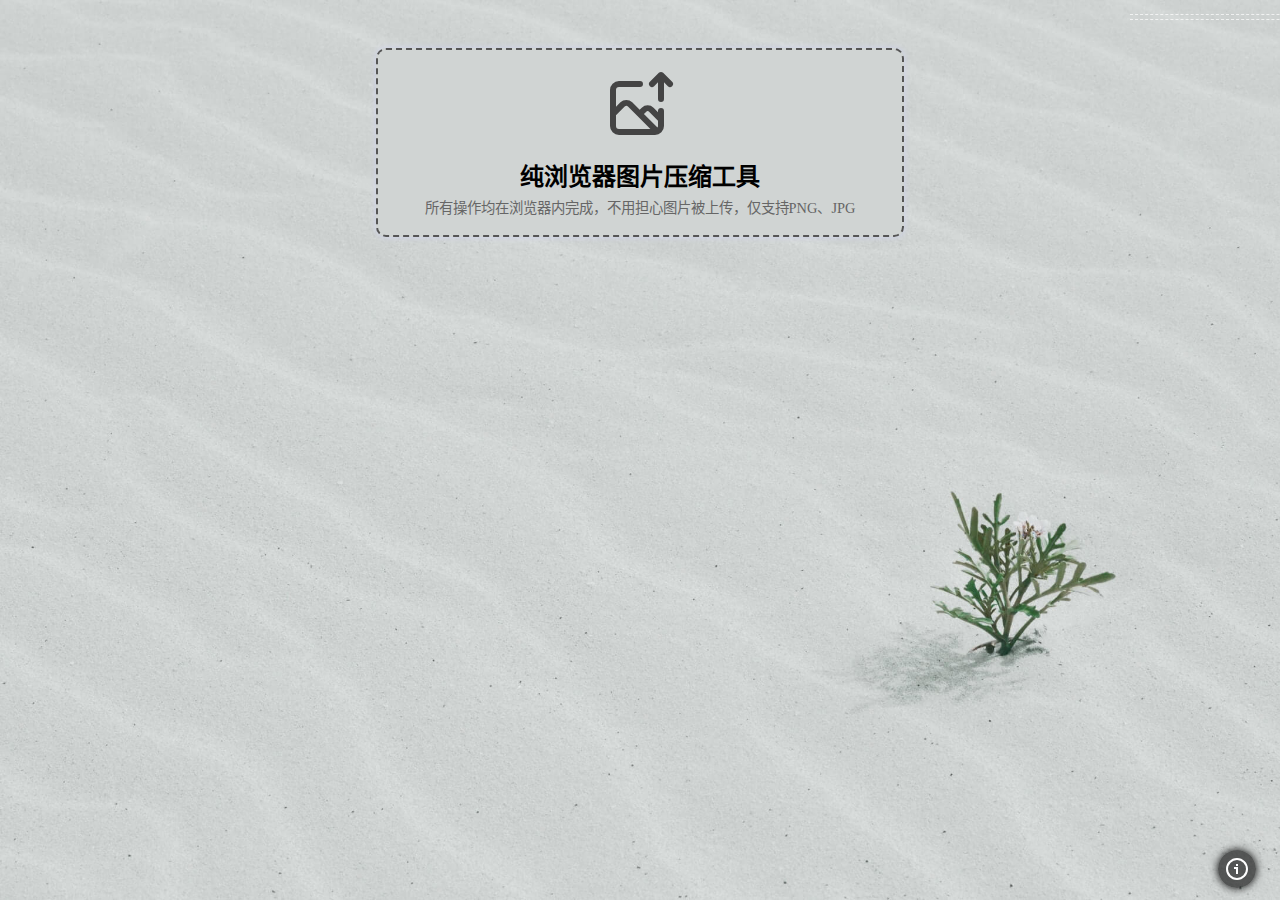
<file: tool/compress_img/index.html>
<!doctype html>
<html lang="zh-CN">
    <head>
        <meta charset="utf-8"/>
        <meta http-equiv="X-UA-Compatible" content="IE=edge,chrome=1"/>
        <meta name="referrer" content="never"/>
        <meta name="description" content="compress images online in frontend technology solution"/>
        <meta name="viewport" content="width=device-width,initial-scale=1,minimum-scale=1,maximum-scale=1,user-scalable=no"/>
        <meta name="renderer" content="webkit"/>
        <meta name="apple-mobile-web-app-capable" content="yes"/>
        <link rel="apple-touch-icon" href="./apple-touch-icon.png"/>
        <link rel="mask-icon" href="./safari-pinned-tab.svg" color="#da532c"/>
        <link href="./static/splash/iphone5_splash.png" media="(device-width: 320px) and (device-height: 568px) and (-webkit-device-pixel-ratio: 2)" rel="apple-touch-startup-image"/>
        <link href="./static/splash/iphone6_splash.png" media="(device-width: 375px) and (device-height: 667px) and (-webkit-device-pixel-ratio: 2)" rel="apple-touch-startup-image"/>
        <link href="./static/splash/iphoneplus_splash.png" media="(device-width: 621px) and (device-height: 1104px) and (-webkit-device-pixel-ratio: 3)" rel="apple-touch-startup-image"/>
        <link href="./static/splash/iphonex_splash.png" media="(device-width: 375px) and (device-height: 812px) and (-webkit-device-pixel-ratio: 3)" rel="apple-touch-startup-image"/>
        <link href="./static/splash/iphonexr_splash.png" media="(device-width: 414px) and (device-height: 896px) and (-webkit-device-pixel-ratio: 2)" rel="apple-touch-startup-image"/>
        <link href="./static/splash/iphonexsmax_splash.png" media="(device-width: 414px) and (device-height: 896px) and (-webkit-device-pixel-ratio: 3)" rel="apple-touch-startup-image"/>
        <link href="./static/splash/ipad_splash.png" media="(device-width: 768px) and (device-height: 1024px) and (-webkit-device-pixel-ratio: 2)" rel="apple-touch-startup-image"/>
        <link href="./static/splash/ipadpro1_splash.png" media="(device-width: 834px) and (device-height: 1112px) and (-webkit-device-pixel-ratio: 2)" rel="apple-touch-startup-image"/>
        <link href="./static/splash/ipadpro3_splash.png" media="(device-width: 834px) and (device-height: 1194px) and (-webkit-device-pixel-ratio: 2)" rel="apple-touch-startup-image"/>
        <link href="./static/splash/ipadpro2_splash.png" media="(device-width: 1024px) and (device-height: 1366px) and (-webkit-device-pixel-ratio: 2)" rel="apple-touch-startup-image"/>
        <link rel="manifest" href="site.webmanifest"/>
        <link rel="shortcut icon" href="favicon.ico"/>
        <link rel="icon" type="image/png" sizes="32x32" href="favicon-32x32.png"/>
        <link rel="icon" type="image/png" sizes="16x16" href="favicon-16x16.png"/>
        <meta name="msapplication-config" content="browserconfig.xml"/>
        <title>在线批量压缩图片 - 纯浏览器端解决方案 - image compress by browser</title>
    </head>
    <body ontouchstart="">
        <noscript>您需要开启Javascript功能</noscript>
        <div id="root"></div>
        <script type="text/javascript" src="./dll/react_190412093d27779461cf.dll.js"></script>
        <script type="text/javascript" src="./static/js/main.980bed.js"></script>
    </body>
</html>
</file>
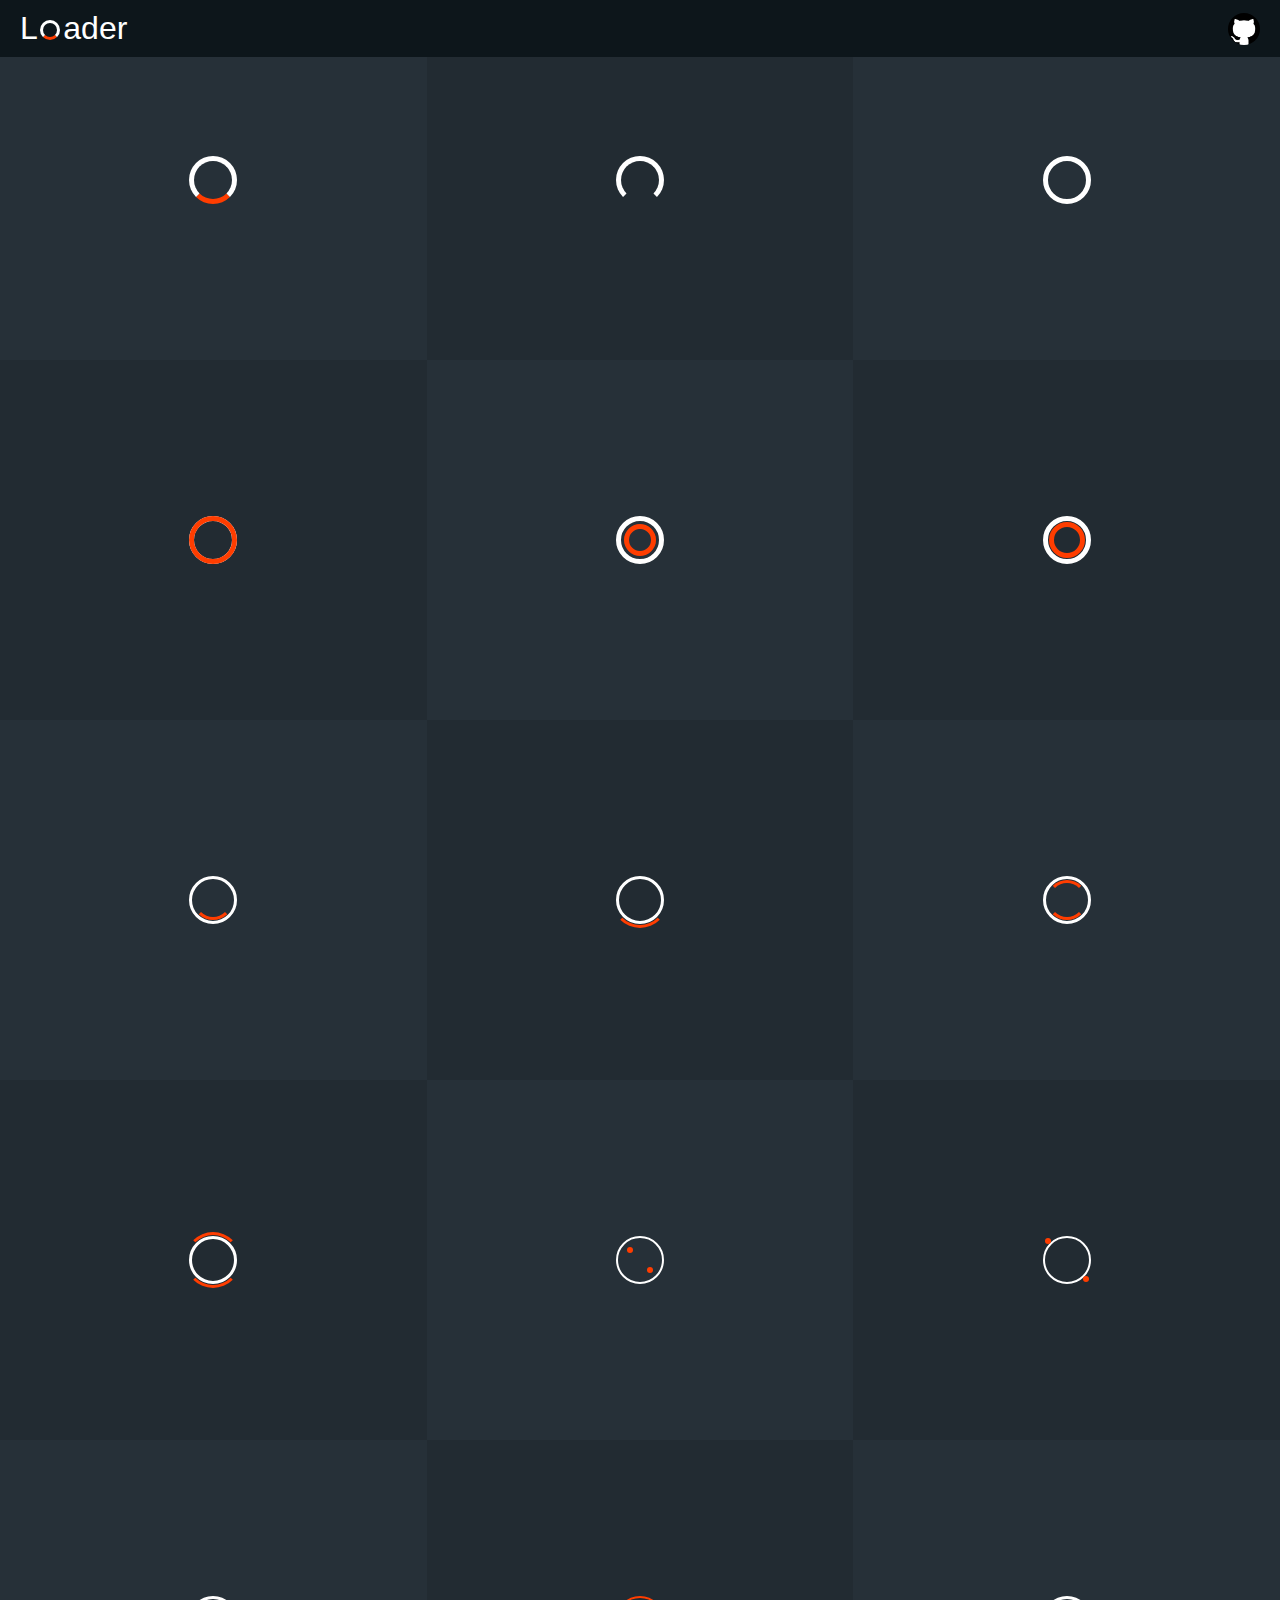
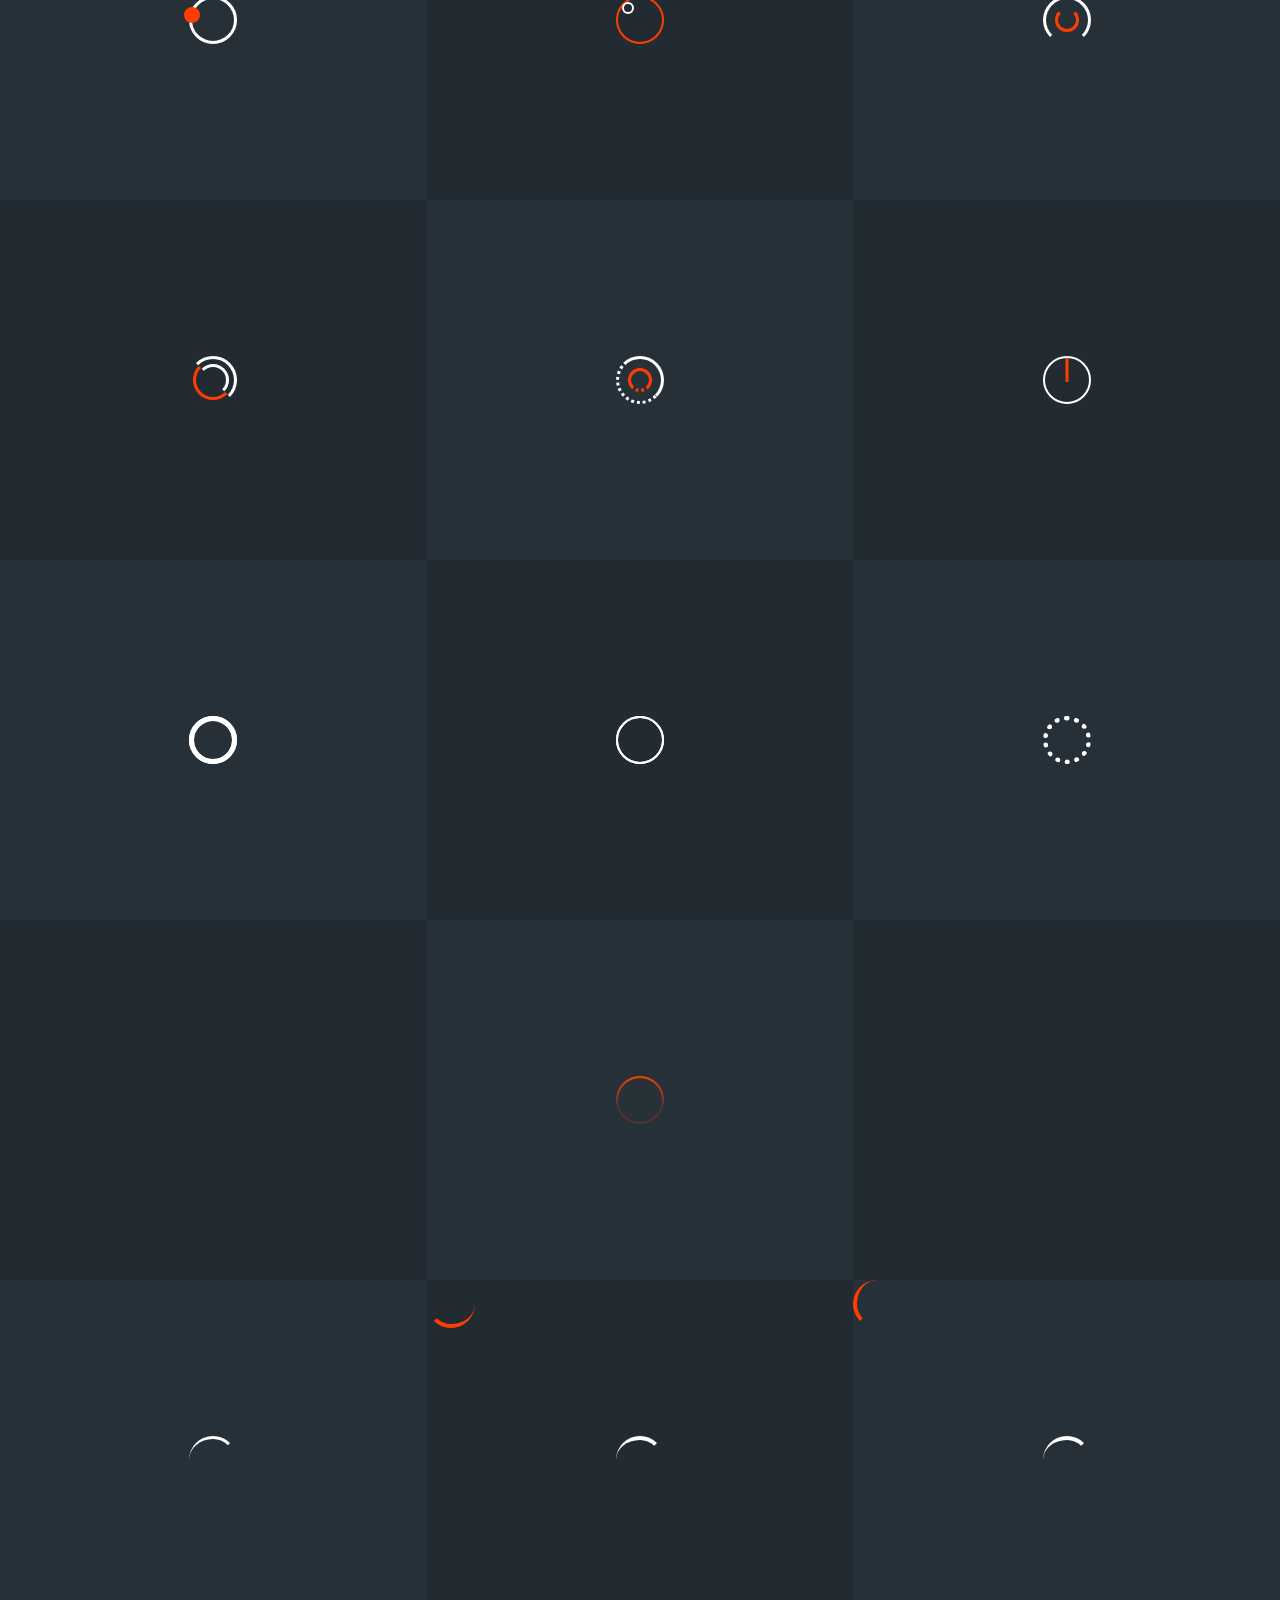
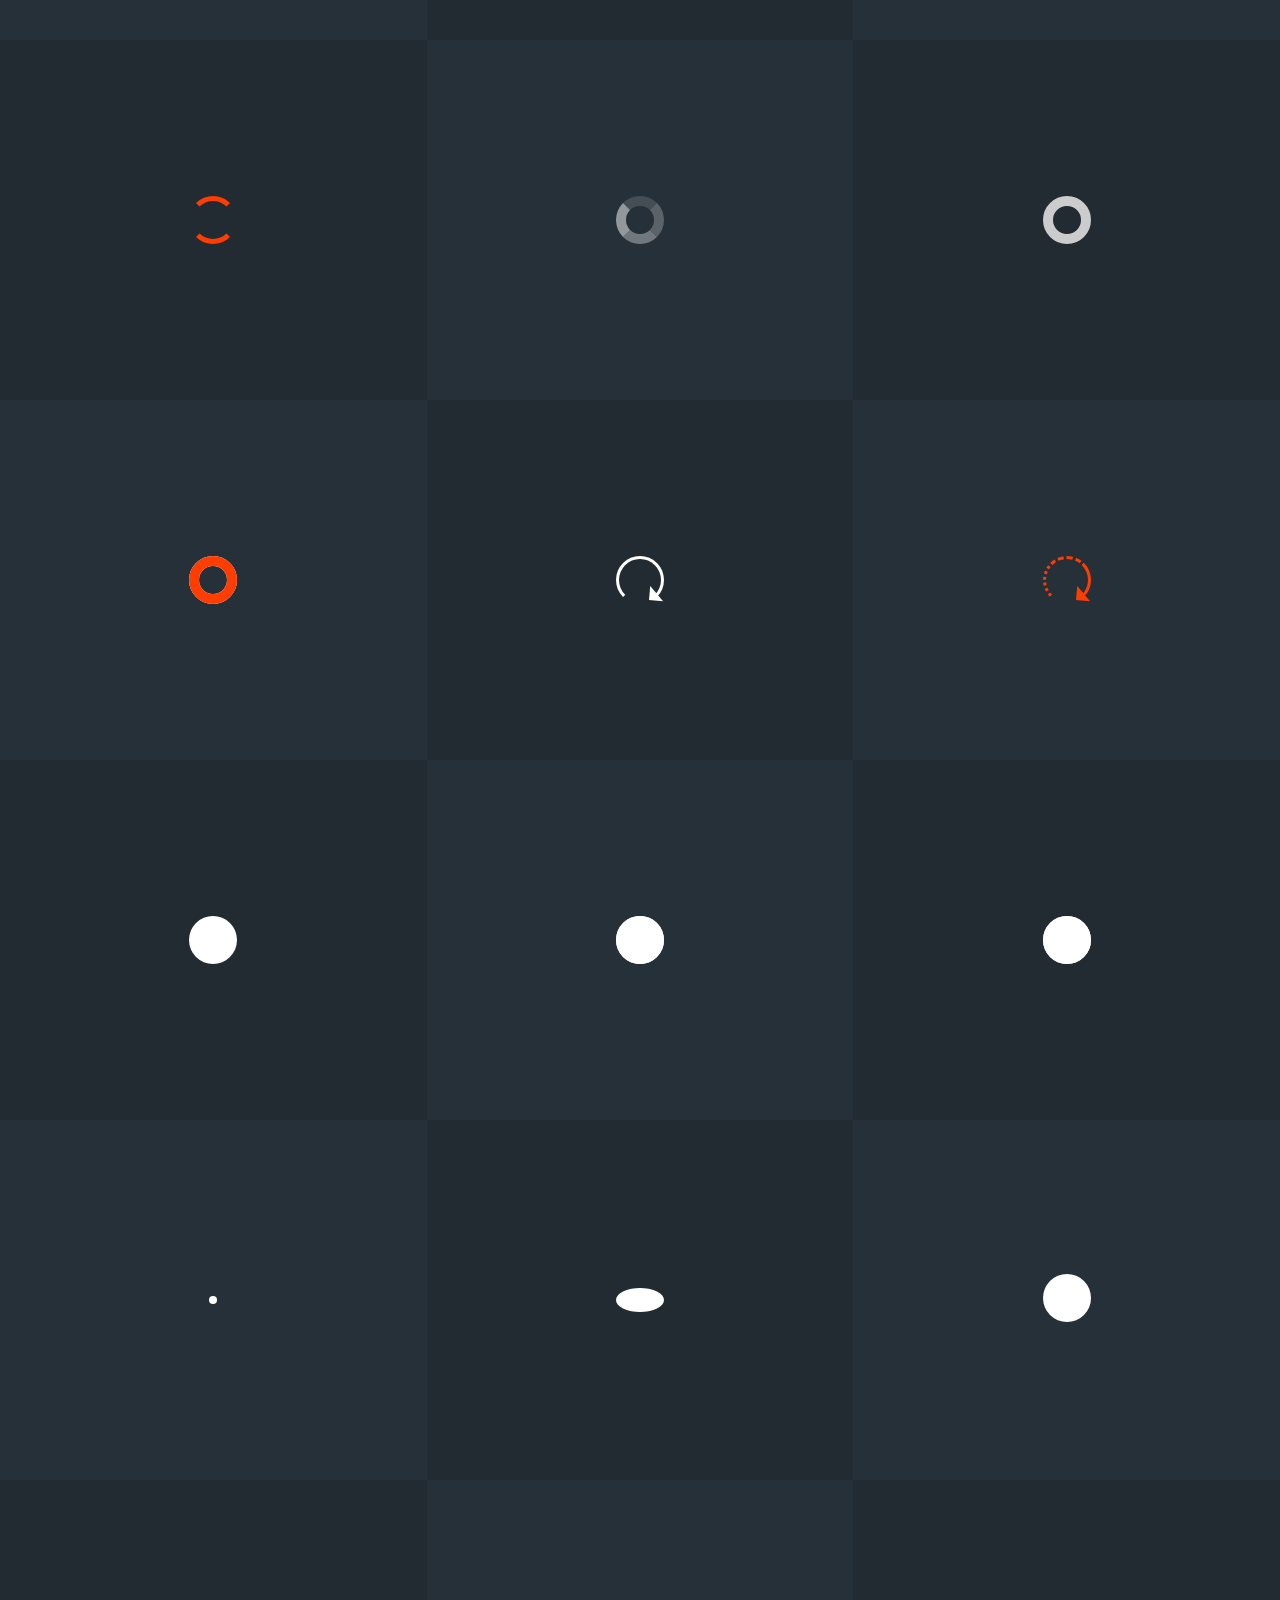
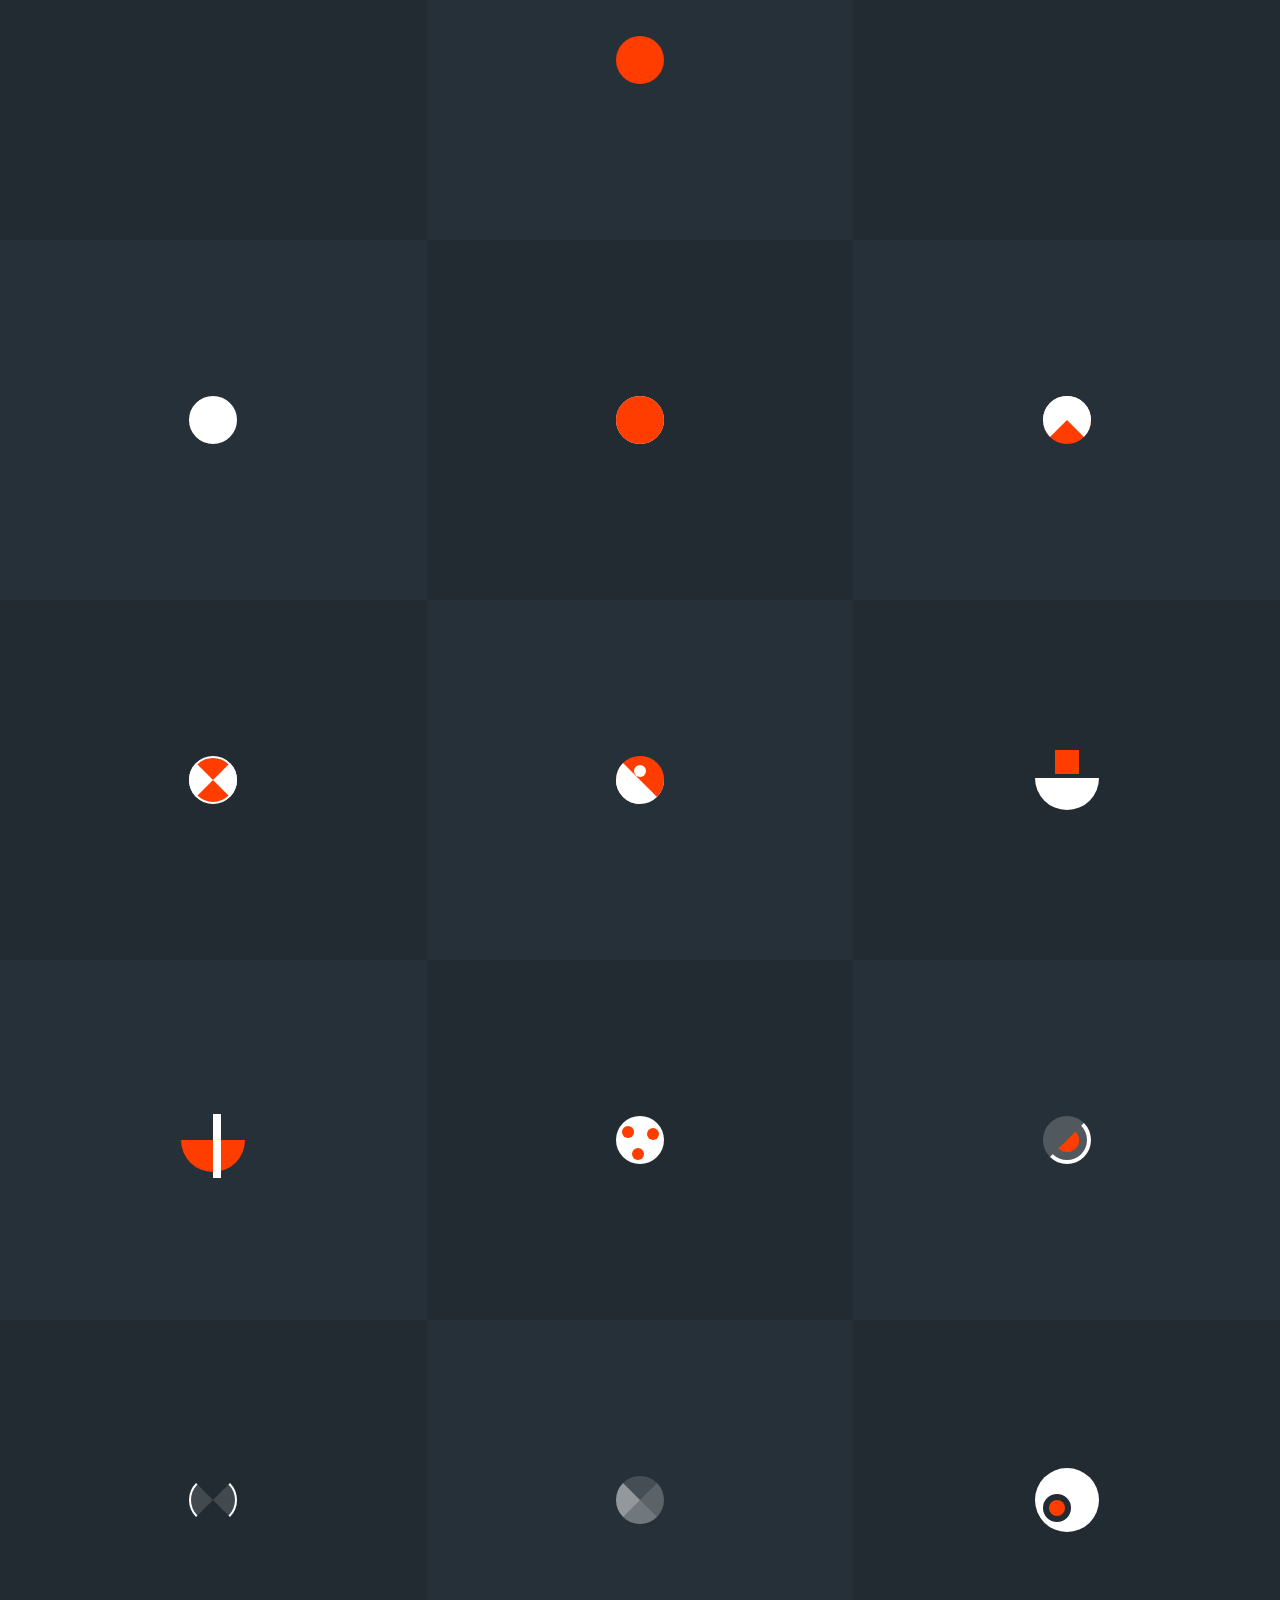
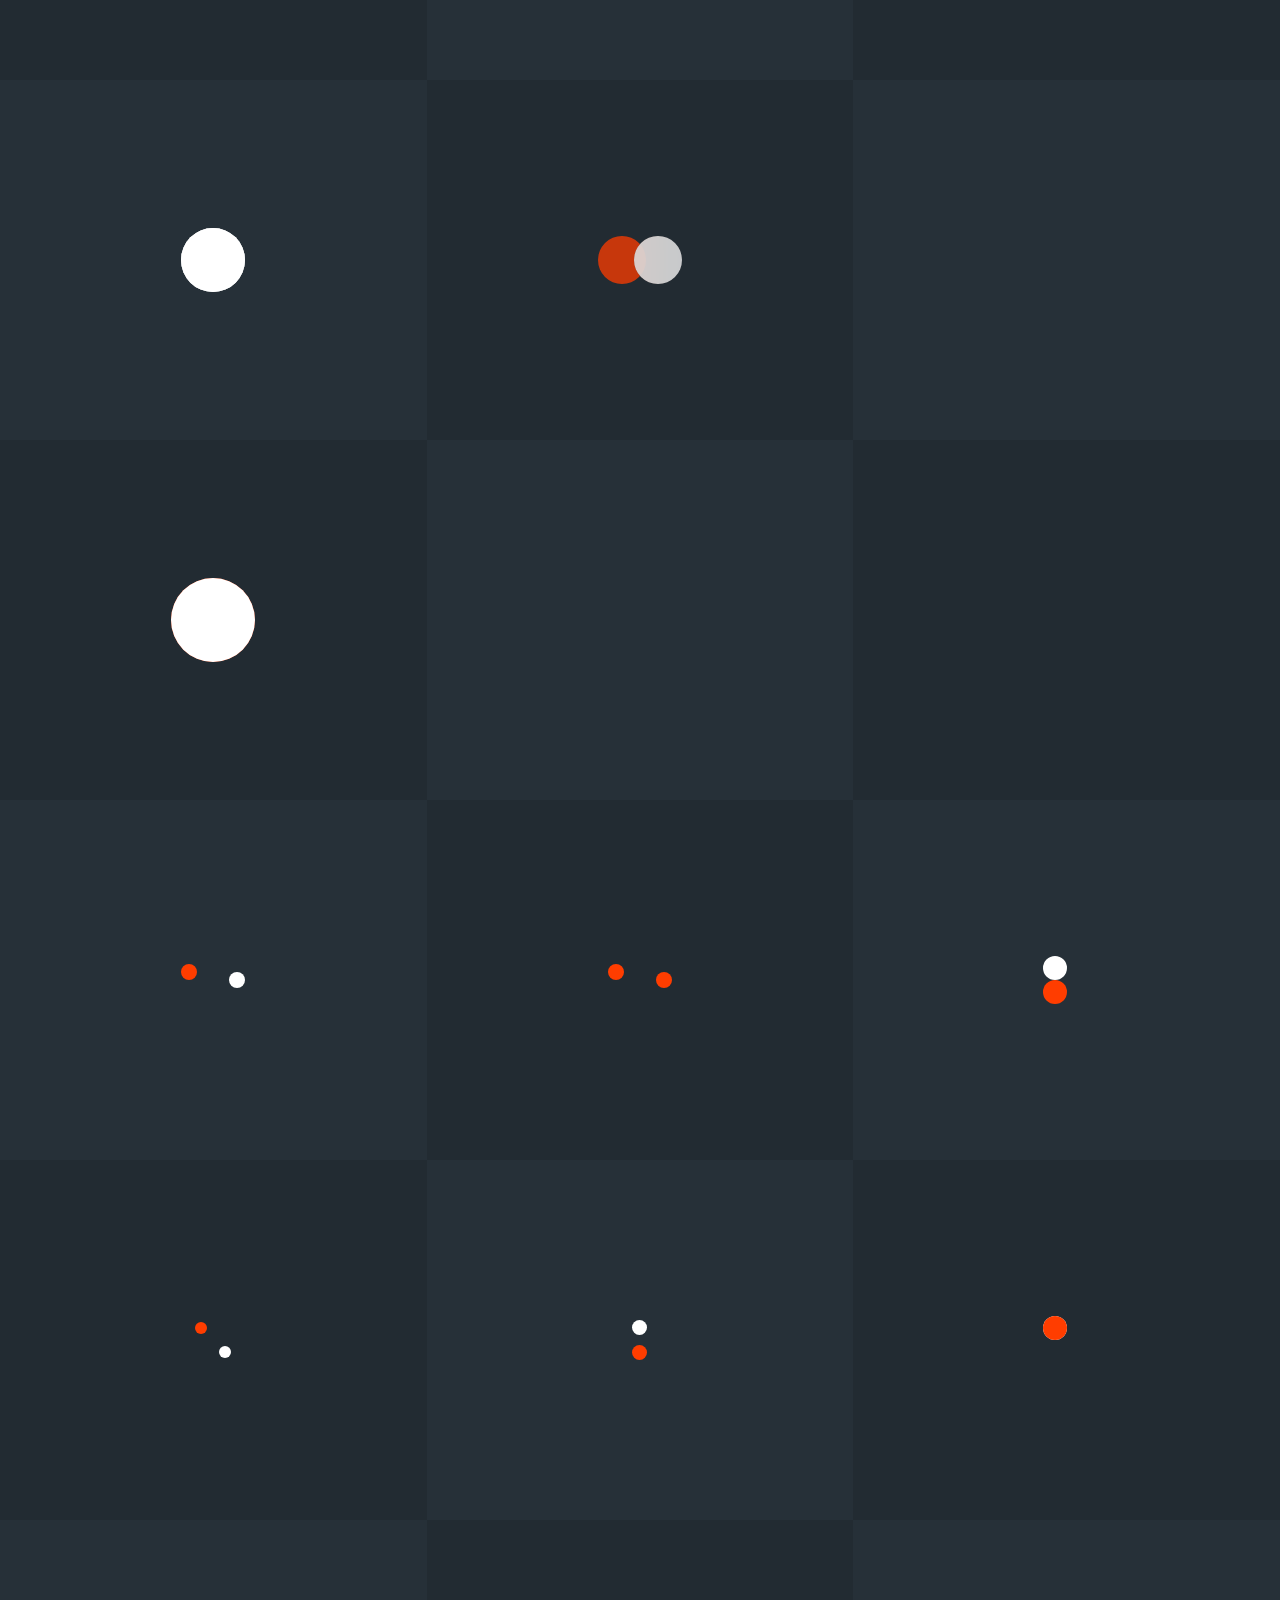
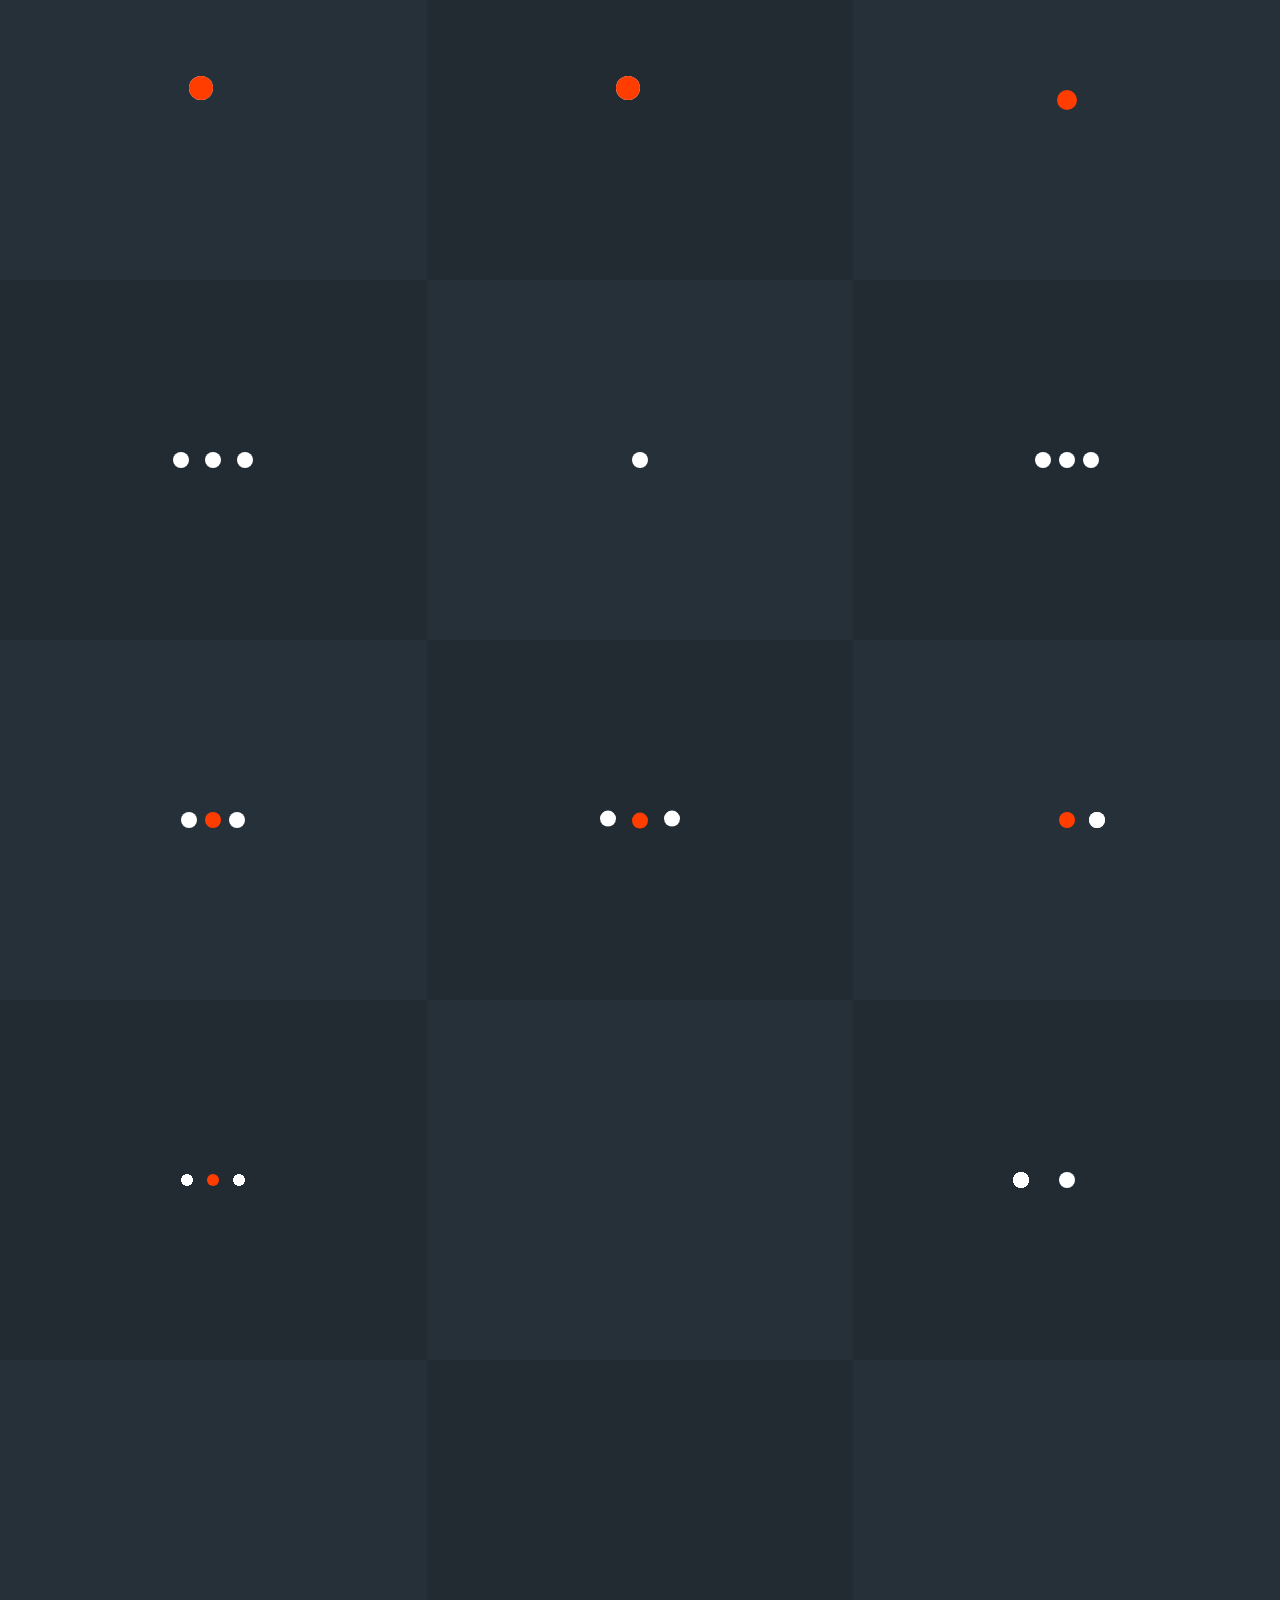
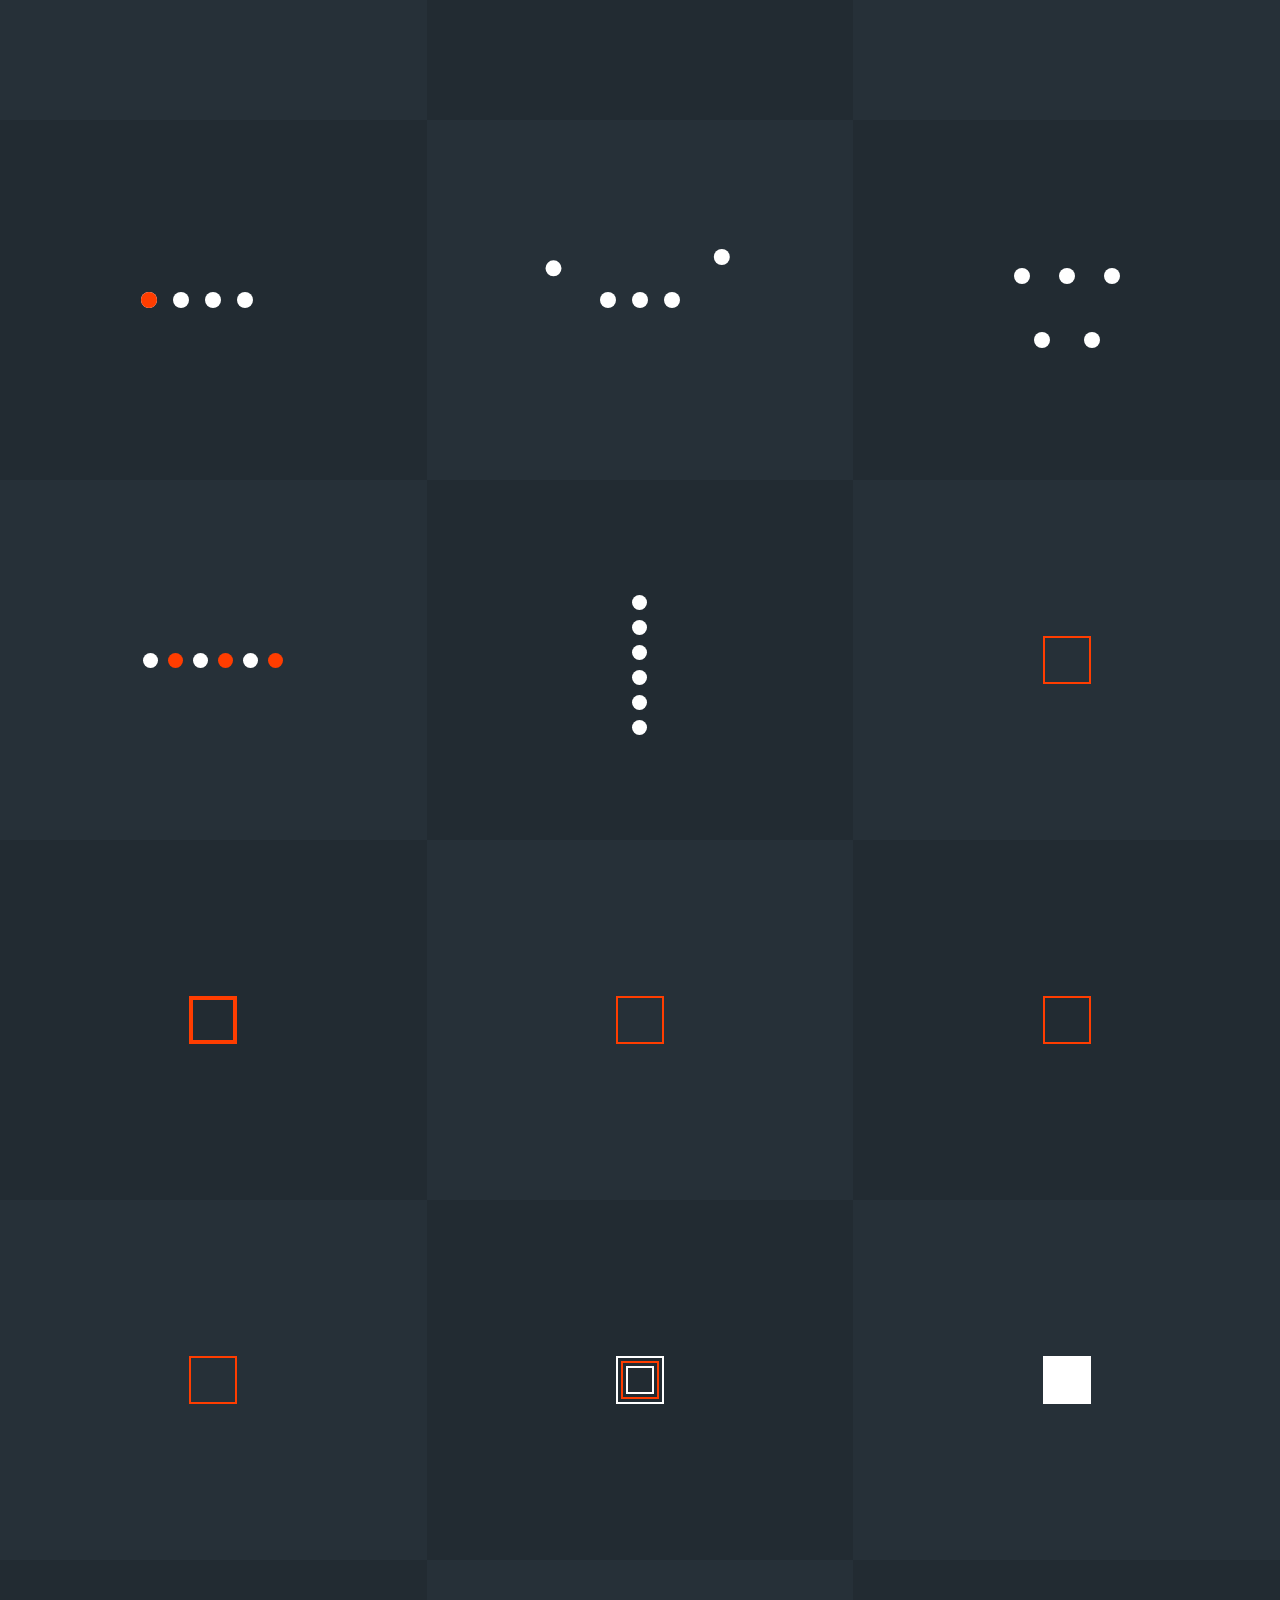
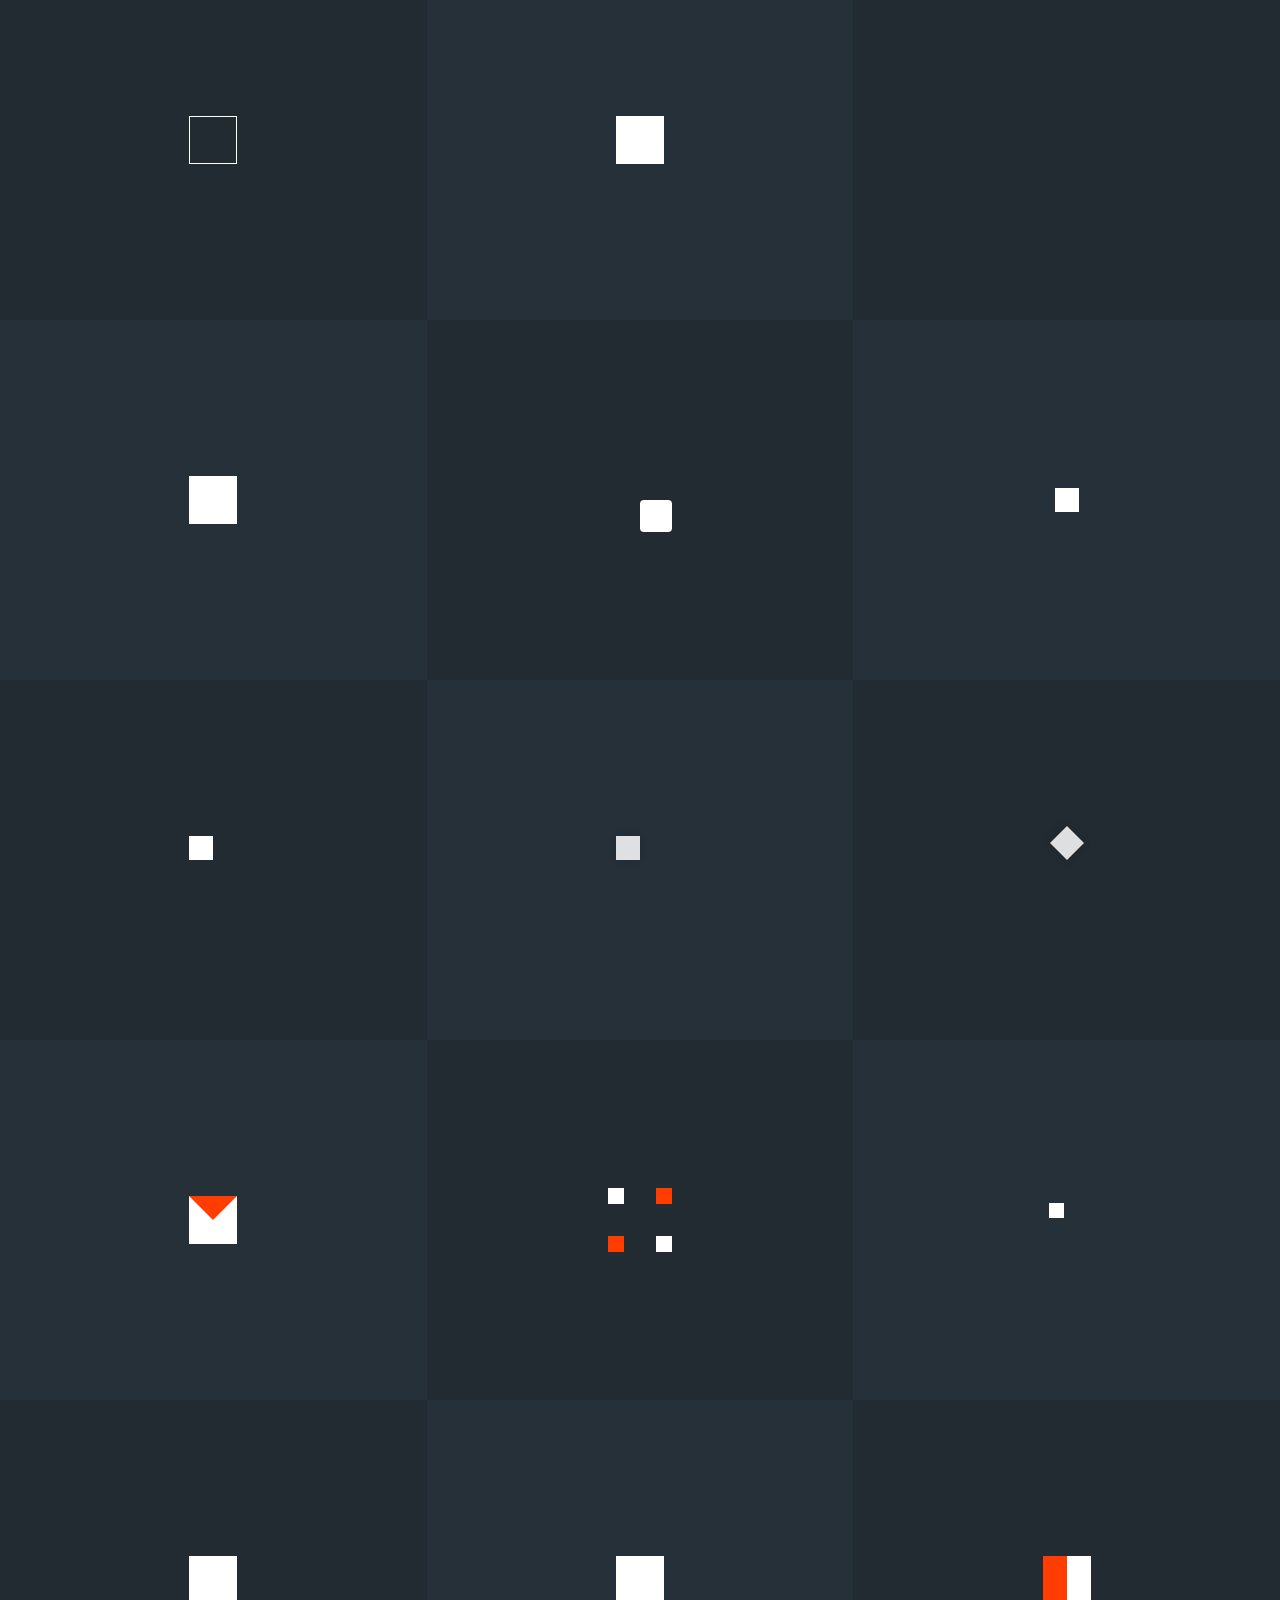
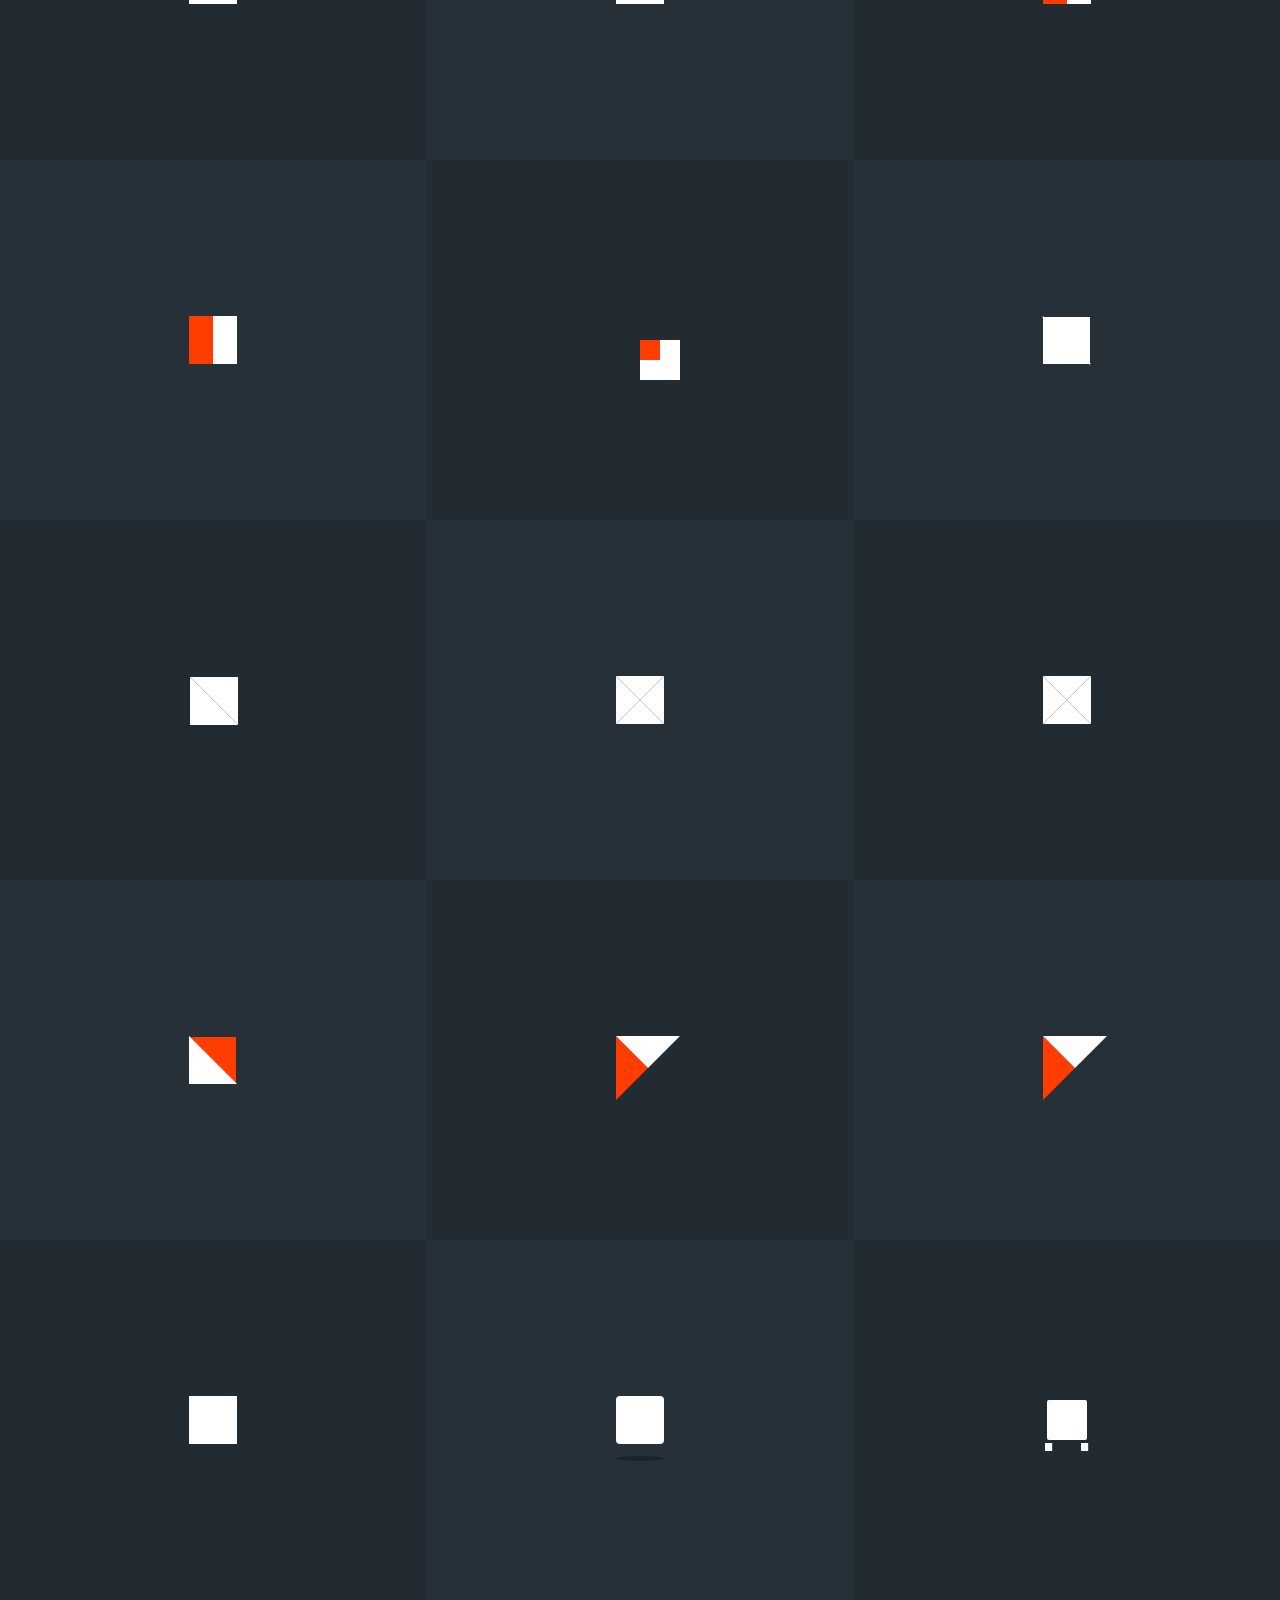
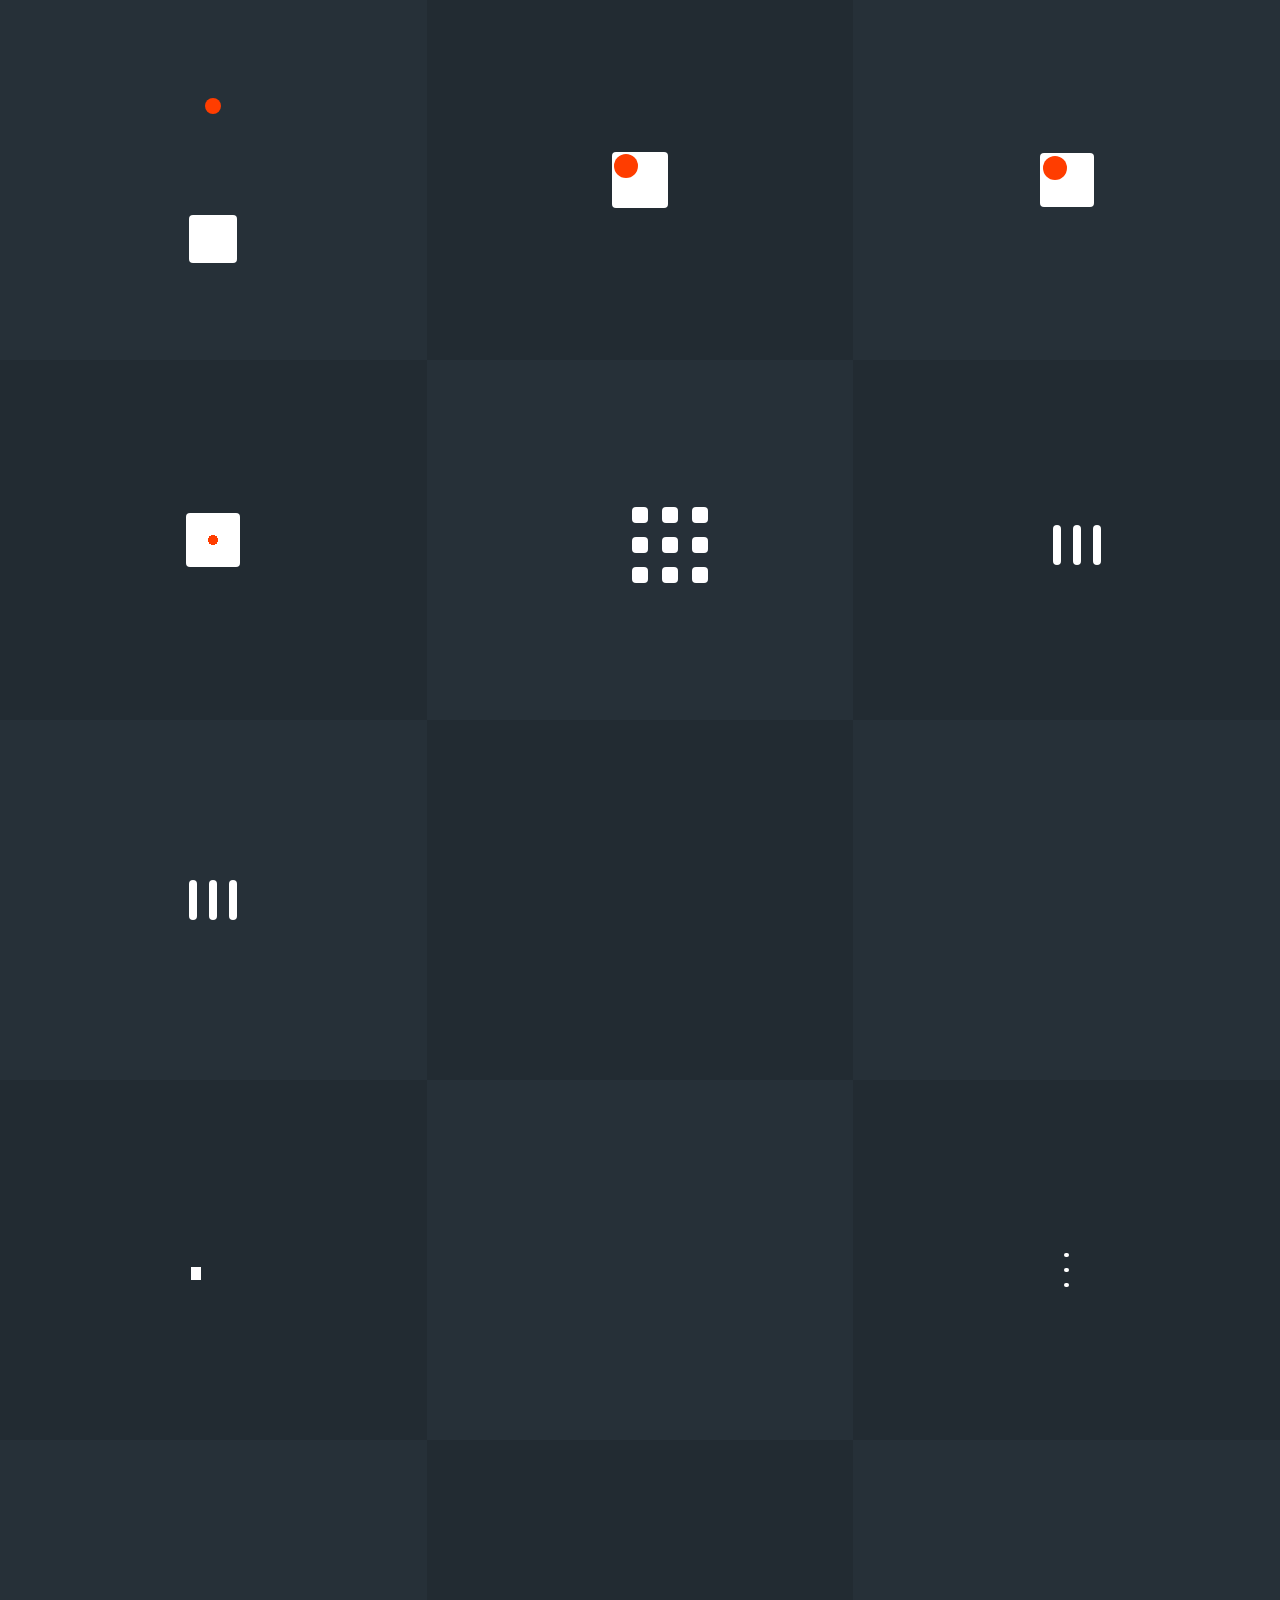
<file: tool/css-loader/index.html>
<!DOCTYPE html>
<html lang="zh-CN">
<head>
    <meta charset="UTF-8">
    <link rel="apple-touch-icon" sizes="180x180" href="images/apple-touch-icon.png">
    <link rel="icon" type="image/png" sizes="32x32" href="images/favicon-32x32.png">
    <link rel="icon" type="image/png" sizes="16x16" href="images/favicon-16x16.png">
    <link rel="manifest" href="site.webmanifest">
    <link rel="mask-icon" href="images/safari-pinned-tab.svg" color="#5bbad5">
    <meta name="msapplication-TileColor" content="#da532c">
    <meta name="theme-color" content="#ffffff">
    <meta name="viewport" content="width=device-width, initial-scale=1.0">
    <title>CSS3 加载动画</title>

    <!-- Search Engine -->
    <meta name="title" content="CSS3 加载动画">
    <meta name="description" content="在浏览网站时，我们都可能面临一个情况，那就是等待一些进度或东西被加载。在这种情况下，一个最常见的解决方案是使用一个加载动画来指示用户，本站是一个集合了这种加载加载动画的库。这里面没有图像的依赖性。它是用纯CSS完成的。因此，它也很容易定制。">
    <!-- Schema.org for Google -->
    <meta itemprop="name" content="CSS3 加载动画">
    <meta itemprop="description" content="在浏览网站时，我们都可能面临一个情况，那就是等待一些进度或东西被加载。在这种情况下，一个最常见的解决方案是使用一个加载动画来指示用户，本站是一个集合了这种加载加载动画的库。这里面没有图像的依赖性。它是用纯CSS完成的。因此，它也很容易定制。">
    <meta name="image" content="https://css3loaders.github.io/images/Loader-screen.png">
    
    <!-- Open Graph general (Facebook, Pinterest & Google+) -->
    <meta name="og:title" content="CSS3 加载动画">
    <meta name="og:description" content="在浏览网站时，我们都可能面临一个情况，那就是等待一些进度或东西被加载。在这种情况下，一个最常见的解决方案是使用一个加载动画来指示用户，本站是一个集合了这种加载加载动画的库。这里面没有图像的依赖性。它是用纯CSS完成的。因此，它也很容易定制。">
    <meta name="og:image" content="https://css3loaders.github.io/images/Loader-screen.png">
    <meta name="og:url" content="https://kong.pub/">
    <meta name="og:site_name" content="CSS3 加载动画">
    <meta name="fb:admins" content="https://kong.pub/">
    <meta name="og:type" content="website">

    <!-- Twitter -->
    <meta name="twitter:card" content="summary">
    <meta name="twitter:title" content="CSS3 加载动画">
    <meta name="twitter:description" content="在浏览网站时，我们都可能面临一个情况，那就是等待一些进度或东西被加载。在这种情况下，一个最常见的解决方案是使用一个加载动画来指示用户，本站是一个集合了这种加载加载动画的库。这里面没有图像的依赖性。它是用纯CSS完成的。因此，它也很容易定制。">
    <meta property="twitter:url" content="https://css3loaders.github.io/">
    <meta name="twitter:creator" content="@vineethtrv">
    <meta name="twitter:image:src" content="https://css3loaders.github.io/images/Loader-screen.png">

    <link rel="stylesheet" href="css/styles.css">
</head>
<body>
    <header>
        <span class="brand"> L &nbsp; ader </span>
        <nav>
            <a class="nav-btn git" target="_blank" href="https://github.com/vineethtrv/css-loader"></a>
        </nav>
    </header>

    <main id="main">
        <div class="section" id="demo">
            <span class="loader"></span>
        </div>
    </main>


    <footer>
        <a href="https://kong.pub/" target="_blank" >
            Copyright © 2022 <script>
                document.write(' - ' + (new Date()).getFullYear())
            </script> Wayne
        </a>
    </footer>


    <div class="overlay">
        <div class="popup">
            <button class="btn-close">&times;</button>
            <div class="showcase"></div>
            <div class="code-content">
                <div class="code-area">
                    <div class="code-header">
                        HTML
                        <button class="copy" data-id="markup">Copy</button>
                    </div>
                    <code id="markup"></code>
                </div>
                <div class="code-area">
                    <div class="code-header">
                        CSS
                        <button class="copy" data-id="css">Copy</button>
                    </div>
                    <code id='css'></code>
                </div>
            </div>
        </div>
    </div>
    <script async src="./js/d.js"></script>
    <script  type="module" src="./js/app.js"></script>
</body>
</html>
</file>
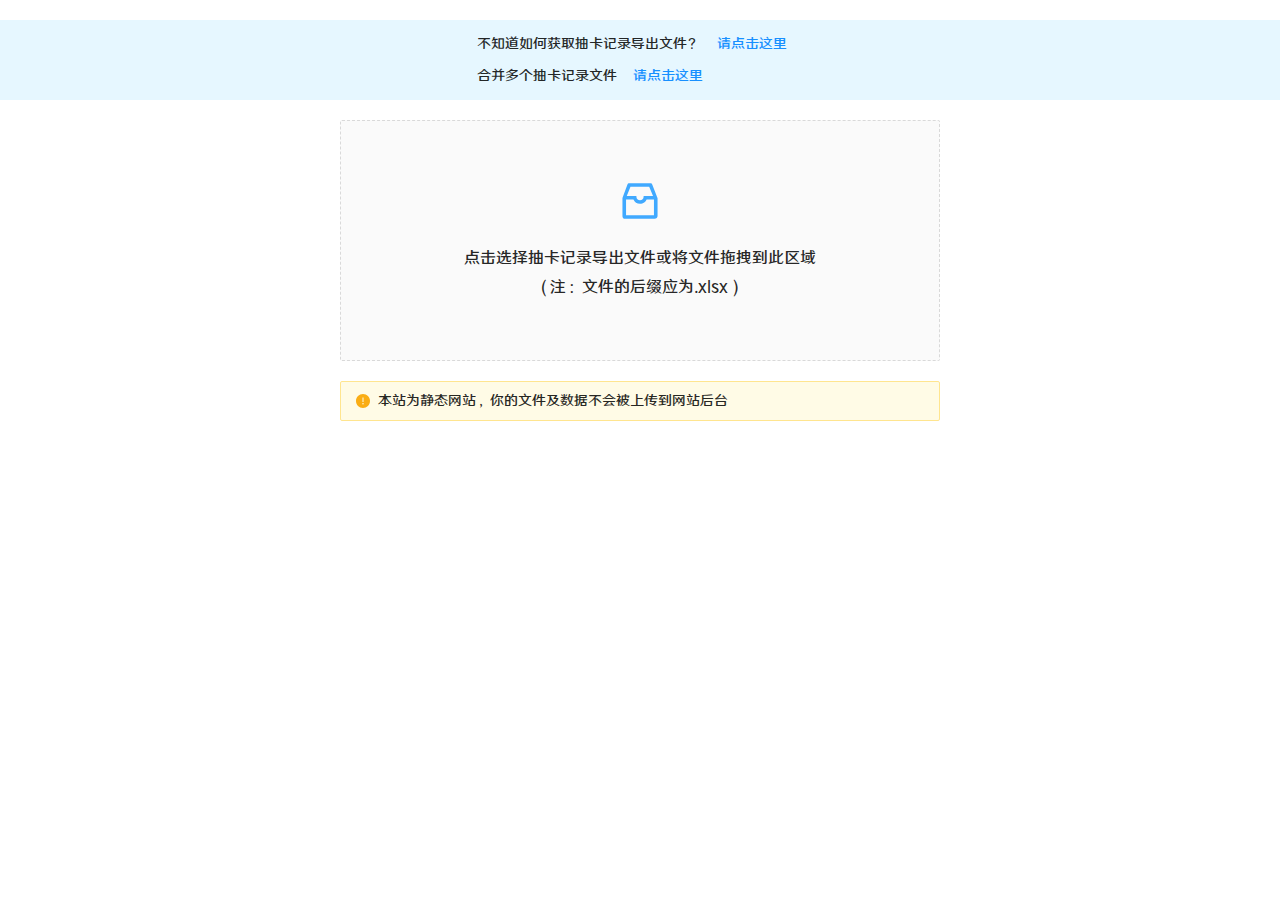
<file: tool/genshin/index.html>
<!doctype html><html lang="zh-cn"><head><meta charset="utf-8"/><link rel="icon" href="https://ys.mihoyo.com/main/favicon.ico"/><meta name="viewport" content="width=device-width,initial-scale=1"/><meta name="theme-color" content="#000000"/><meta name="description" content="原神抽卡记录分析工具"/><title>原神抽卡记录分析工具</title><script async src="https://www.googletagmanager.com/gtag/js?id=G-4JKMZP7JM6"></script><script>function gtag(){dataLayer.push(arguments)}window.dataLayer=window.dataLayer||[],gtag("js",new Date),gtag("config","G-4JKMZP7JM6")</script><style>a.github-corner{display:none}.css-1u51q57-FriendLinks{display:none}</style><link href="./static/css/7.f3f01324.chunk.css" rel="stylesheet"><link href="./static/css/main.0fa454f7.chunk.css" rel="stylesheet"></head><body><noscript>You need to enable JavaScript to run this app.</noscript><div id="root"></div><script>!function(e){function t(t){for(var n,c,i=t[0],l=t[1],f=t[2],p=t[3]||[],d=0,h=[];d<i.length;d++)c=i[d],Object.prototype.hasOwnProperty.call(o,c)&&o[c]&&h.push(o[c][0]),o[c]=0;for(n in l)Object.prototype.hasOwnProperty.call(l,n)&&(e[n]=l[n]);for(s&&s(t),u.push.apply(u,p);h.length;)h.shift()();return a.push.apply(a,f||[]),r()}function r(){for(var e,t=0;t<a.length;t++){for(var r=a[t],n=!0,l=1;l<r.length;l++){var f=r[l];0!==o[f]&&(n=!1)}n&&(a.splice(t--,1),e=i(i.s=r[0]))}return 0===a.length&&(u.forEach((function(e){if(void 0===o[e]){o[e]=null;var t=document.createElement("link");i.nc&&t.setAttribute("nonce",i.nc),t.rel="prefetch",t.as="script",t.href=c(e),document.head.appendChild(t)}})),u.length=0),e}var n={},o={6:0},a=[],u=[];function c(e){return i.p+"static/js/"+({}[e]||e)+"."+{0:"3b595b65",1:"34b2a8b5",2:"ad5a0a54",3:"0902f7cd",4:"6113a664",8:"f9e1a88b",9:"e6be0e70",10:"79ecc00f",11:"7941636e",12:"d8e481cb",13:"23edc58c",14:"ef851805",15:"8e74d10a"}[e]+".chunk.js"}function i(t){if(n[t])return n[t].exports;var r=n[t]={i:t,l:!1,exports:{}};return e[t].call(r.exports,r,r.exports,i),r.l=!0,r.exports}i.e=function(e){var t=[],r=o[e];if(0!==r)if(r)t.push(r[2]);else{var n=new Promise((function(t,n){r=o[e]=[t,n]}));t.push(r[2]=n);var a,u=document.createElement("script");u.charset="utf-8",u.timeout=120,i.nc&&u.setAttribute("nonce",i.nc),u.src=c(e);var l=new Error;a=function(t){u.onerror=u.onload=null,clearTimeout(f);var r=o[e];if(0!==r){if(r){var n=t&&("load"===t.type?"missing":t.type),a=t&&t.target&&t.target.src;l.message="Loading chunk "+e+" failed.\n("+n+": "+a+")",l.name="ChunkLoadError",l.type=n,l.request=a,r[1](l)}o[e]=void 0}};var f=setTimeout((function(){a({type:"timeout",target:u})}),12e4);u.onerror=u.onload=a,document.head.appendChild(u)}return Promise.all(t)},i.m=e,i.c=n,i.d=function(e,t,r){i.o(e,t)||Object.defineProperty(e,t,{enumerable:!0,get:r})},i.r=function(e){"undefined"!=typeof Symbol&&Symbol.toStringTag&&Object.defineProperty(e,Symbol.toStringTag,{value:"Module"}),Object.defineProperty(e,"__esModule",{value:!0})},i.t=function(e,t){if(1&t&&(e=i(e)),8&t)return e;if(4&t&&"object"==typeof e&&e&&e.__esModule)return e;var r=Object.create(null);if(i.r(r),Object.defineProperty(r,"default",{enumerable:!0,value:e}),2&t&&"string"!=typeof e)for(var n in e)i.d(r,n,function(t){return e[t]}.bind(null,n));return r},i.n=function(e){var t=e&&e.__esModule?function(){return e.default}:function(){return e};return i.d(t,"a",t),t},i.o=function(e,t){return Object.prototype.hasOwnProperty.call(e,t)},i.p="./",i.oe=function(e){throw console.error(e),e};var l=this["webpackJsonpgenshin-gacha-analyzer"]=this["webpackJsonpgenshin-gacha-analyzer"]||[],f=l.push.bind(l);l.push=t,l=l.slice();for(var p=0;p<l.length;p++)t(l[p]);var s=f;r()}([])</script><script src="./static/js/7.7074a5a8.chunk.js"></script><script src="./static/js/main.bc0e117e.chunk.js"></script></body></html>
</file>
<file: upgrade/et-line-font/style.css>
@font-face {
	font-family: 'et-line';
	src:url('fonts/et-line.eot');
	src:url('fonts/et-line.eot?#iefix') format('embedded-opentype'),
		url('fonts/et-line.woff') format('woff'),
		url('fonts/et-line.ttf') format('truetype'),
		url('fonts/et-line.svg#et-line') format('svg');
	font-weight: normal;
	font-style: normal;
}

/* Use the following CSS code if you want to use data attributes for inserting your icons */
[data-icon]:before {
	font-family: 'et-line';
	content: attr(data-icon);
	speak: none;
	font-weight: normal;
	font-variant: normal;
	text-transform: none;
	line-height: 1;
	-webkit-font-smoothing: antialiased;
	-moz-osx-font-smoothing: grayscale;
	display:inline-block;
}

/* Use the following CSS code if you want to have a class per icon */
/*
Instead of a list of all class selectors,
you can use the generic selector below, but it's slower:
[class*="icon-"] {
*/
.icon-mobile, .icon-laptop, .icon-desktop, .icon-tablet, .icon-phone, .icon-document, .icon-documents, .icon-search, .icon-clipboard, .icon-newspaper, .icon-notebook, .icon-book-open, .icon-browser, .icon-calendar, .icon-presentation, .icon-picture, .icon-pictures, .icon-video, .icon-camera, .icon-printer, .icon-toolbox, .icon-briefcase, .icon-wallet, .icon-gift, .icon-bargraph, .icon-grid, .icon-expand, .icon-focus, .icon-edit, .icon-adjustments, .icon-ribbon, .icon-hourglass, .icon-lock, .icon-megaphone, .icon-shield, .icon-trophy, .icon-flag, .icon-map, .icon-puzzle, .icon-basket, .icon-envelope, .icon-streetsign, .icon-telescope, .icon-gears, .icon-key, .icon-paperclip, .icon-attachment, .icon-pricetags, .icon-lightbulb, .icon-layers, .icon-pencil, .icon-tools, .icon-tools-2, .icon-scissors, .icon-paintbrush, .icon-magnifying-glass, .icon-circle-compass, .icon-linegraph, .icon-mic, .icon-strategy, .icon-beaker, .icon-caution, .icon-recycle, .icon-anchor, .icon-profile-male, .icon-profile-female, .icon-bike, .icon-wine, .icon-hotairballoon, .icon-globe, .icon-genius, .icon-map-pin, .icon-dial, .icon-chat, .icon-heart, .icon-cloud, .icon-upload, .icon-download, .icon-target, .icon-hazardous, .icon-piechart, .icon-speedometer, .icon-global, .icon-compass, .icon-lifesaver, .icon-clock, .icon-aperture, .icon-quote, .icon-scope, .icon-alarmclock, .icon-refresh, .icon-happy, .icon-sad, .icon-facebook, .icon-twitter, .icon-googleplus, .icon-rss, .icon-tumblr, .icon-linkedin, .icon-dribbble {
	font-family: 'et-line';
	speak: none;
	font-style: normal;
	font-weight: normal;
	font-variant: normal;
	text-transform: none;
	line-height: 1;
	-webkit-font-smoothing: antialiased;
	-moz-osx-font-smoothing: grayscale;
	display:inline-block;
}
.icon-mobile:before {
	content: "\e000";
}
.icon-laptop:before {
	content: "\e001";
}
.icon-desktop:before {
	content: "\e002";
}
.icon-tablet:before {
	content: "\e003";
}
.icon-phone:before {
	content: "\e004";
}
.icon-document:before {
	content: "\e005";
}
.icon-documents:before {
	content: "\e006";
}
.icon-search:before {
	content: "\e007";
}
.icon-clipboard:before {
	content: "\e008";
}
.icon-newspaper:before {
	content: "\e009";
}
.icon-notebook:before {
	content: "\e00a";
}
.icon-book-open:before {
	content: "\e00b";
}
.icon-browser:before {
	content: "\e00c";
}
.icon-calendar:before {
	content: "\e00d";
}
.icon-presentation:before {
	content: "\e00e";
}
.icon-picture:before {
	content: "\e00f";
}
.icon-pictures:before {
	content: "\e010";
}
.icon-video:before {
	content: "\e011";
}
.icon-camera:before {
	content: "\e012";
}
.icon-printer:before {
	content: "\e013";
}
.icon-toolbox:before {
	content: "\e014";
}
.icon-briefcase:before {
	content: "\e015";
}
.icon-wallet:before {
	content: "\e016";
}
.icon-gift:before {
	content: "\e017";
}
.icon-bargraph:before {
	content: "\e018";
}
.icon-grid:before {
	content: "\e019";
}
.icon-expand:before {
	content: "\e01a";
}
.icon-focus:before {
	content: "\e01b";
}
.icon-edit:before {
	content: "\e01c";
}
.icon-adjustments:before {
	content: "\e01d";
}
.icon-ribbon:before {
	content: "\e01e";
}
.icon-hourglass:before {
	content: "\e01f";
}
.icon-lock:before {
	content: "\e020";
}
.icon-megaphone:before {
	content: "\e021";
}
.icon-shield:before {
	content: "\e022";
}
.icon-trophy:before {
	content: "\e023";
}
.icon-flag:before {
	content: "\e024";
}
.icon-map:before {
	content: "\e025";
}
.icon-puzzle:before {
	content: "\e026";
}
.icon-basket:before {
	content: "\e027";
}
.icon-envelope:before {
	content: "\e028";
}
.icon-streetsign:before {
	content: "\e029";
}
.icon-telescope:before {
	content: "\e02a";
}
.icon-gears:before {
	content: "\e02b";
}
.icon-key:before {
	content: "\e02c";
}
.icon-paperclip:before {
	content: "\e02d";
}
.icon-attachment:before {
	content: "\e02e";
}
.icon-pricetags:before {
	content: "\e02f";
}
.icon-lightbulb:before {
	content: "\e030";
}
.icon-layers:before {
	content: "\e031";
}
.icon-pencil:before {
	content: "\e032";
}
.icon-tools:before {
	content: "\e033";
}
.icon-tools-2:before {
	content: "\e034";
}
.icon-scissors:before {
	content: "\e035";
}
.icon-paintbrush:before {
	content: "\e036";
}
.icon-magnifying-glass:before {
	content: "\e037";
}
.icon-circle-compass:before {
	content: "\e038";
}
.icon-linegraph:before {
	content: "\e039";
}
.icon-mic:before {
	content: "\e03a";
}
.icon-strategy:before {
	content: "\e03b";
}
.icon-beaker:before {
	content: "\e03c";
}
.icon-caution:before {
	content: "\e03d";
}
.icon-recycle:before {
	content: "\e03e";
}
.icon-anchor:before {
	content: "\e03f";
}
.icon-profile-male:before {
	content: "\e040";
}
.icon-profile-female:before {
	content: "\e041";
}
.icon-bike:before {
	content: "\e042";
}
.icon-wine:before {
	content: "\e043";
}
.icon-hotairballoon:before {
	content: "\e044";
}
.icon-globe:before {
	content: "\e045";
}
.icon-genius:before {
	content: "\e046";
}
.icon-map-pin:before {
	content: "\e047";
}
.icon-dial:before {
	content: "\e048";
}
.icon-chat:before {
	content: "\e049";
}
.icon-heart:before {
	content: "\e04a";
}
.icon-cloud:before {
	content: "\e04b";
}
.icon-upload:before {
	content: "\e04c";
}
.icon-download:before {
	content: "\e04d";
}
.icon-target:before {
	content: "\e04e";
}
.icon-hazardous:before {
	content: "\e04f";
}
.icon-piechart:before {
	content: "\e050";
}
.icon-speedometer:before {
	content: "\e051";
}
.icon-global:before {
	content: "\e052";
}
.icon-compass:before {
	content: "\e053";
}
.icon-lifesaver:before {
	content: "\e054";
}
.icon-clock:before {
	content: "\e055";
}
.icon-aperture:before {
	content: "\e056";
}
.icon-quote:before {
	content: "\e057";
}
.icon-scope:before {
	content: "\e058";
}
.icon-alarmclock:before {
	content: "\e059";
}
.icon-refresh:before {
	content: "\e05a";
}
.icon-happy:before {
	content: "\e05b";
}
.icon-sad:before {
	content: "\e05c";
}
.icon-facebook:before {
	content: "\e05d";
}
.icon-twitter:before {
	content: "\e05e";
}
.icon-googleplus:before {
	content: "\e05f";
}
.icon-rss:before {
	content: "\e060";
}
.icon-tumblr:before {
	content: "\e061";
}
.icon-linkedin:before {
	content: "\e062";
}
.icon-dribbble:before {
	content: "\e063";
}
</file>
<file: upgrade/css/styles.css>
@import url(http://fonts.googleapis.com/css?family=Open+Sans:700,400);
body {
	color:#FFF;
	font-family:'Open Sans', sans-serif;
	min-width:960px;
	top:0;
	left:0;
	position:absolute;
	height:100%;
	width:100%;
	margin:0;
	color: #fff;
	background-size:cover;
	/* background:url('../images/swirl_pattern.png') top left repeat; */
	background: #212121;
}
::-webkit-input-placeholder { /* Chrome/Opera/Safari */
  color: #d9d9d9;
}
::-moz-placeholder { /* Firefox 19+ */
  color: #d9d9d9;
}
:-ms-input-placeholder { /* IE 10+ */
  color: #d9d9d9;
}
:-moz-placeholder { /* Firefox 18- */
  color: #d9d9d9;
}
.ie body {
	filter: dropshadow(color=#000000, offx=0, offy=1);	
}
h1 {
	font-size:50px;
	letter-spacing:-2px;
	/* line-height:40px; */
	text-align:center;
}
.ie h1 {
	filter: dropshadow(color=#000000, offx=0, offy=3);
	padding-bottom:12px;	
}
.ie h2 {
	filter: dropshadow(color=#000000, offx=0, offy=3);
}
h3 {font-size: 22px;margin: 0.2em 0;text-align: center;color: #f9f9f9;padding: 0 0 29px;}
.ie h3 {
	filter: dropshadow(color=#000000, offx=0, offy=3);
}
h4 {
	margin-bottom:5px;	
}
p, pre {
	margin:0 0 10px 0;
	font-size: 14px;
}
code {
	text-transform:uppercase !important;
	color:#EEE;	
	border-bottom:1px dotted #666;
}
small {
	background:url(../images/alpha.png);
	background:rgba(0, 0, 0, 0.8) url();	
	border:1px solid #111;
	font-size:15px;
	padding:0 5px;
}
strong{
text-align: center;
display: block; 
font-size: 28px;
font-weight: normal;
color:#646464;
}
a {
	color:gray;
	text-decoration:none!important;	
}
a:hover {
	color:#BBB;	
} 
.spacing{
padding:60px 0;
}
#Header { 
position: relative;
width: 100%; 
z-index: 1;
padding-top: 50px
}
.logo{width: auto;margin: 0 auto;padding: 16px;border-radius: 180px;padding-bottom: 80px;}
.logo h1{color: #ffffff;font-weight:600;}
.logo img {width: 60px;height: 60px;text-align: center;display: block;margin: 0 auto 10px;}
.wrapper {
margin: 0 auto;
position: relative;
width: 100%;
z-index: 1;
}
#socialIcons {
display:block;
}
#socialIcons ul {
margin:40px 0 0 0px; 
padding:0px;
text-align: center;
}
#socialIcons ul li {margin-right: 19px;list-style-type: none;display: inline-block;background: #212121;padding: 10px;border: 1px solid #424242;}
#socialIcons ul li a{width:34px;height: 28px;display: inline-block;}
.twitterIcon, .facebookIcon, .linkedInIcon, .pintrestIcon{
background: url('../images/social-icons.png') -74px 0px;
}
 .twitterIcon:hover, .facebookIcon:hover, .linkedInIcon:hover, .pintrestIcon:hover{
background-position-y: -33px;
}
.facebookIcon{
background-position: 10px 0px;
}
.linkedInIcon{
background-position: -245px 0px;
}
.pintrestIcon{
background-position: -331px 0px;
}
.tempBy{display:block;text-align:center;padding: 18px;background: #212121;color: #8A8A8A;font-size: 12px;}
#Content h2 {margin: 0px;padding: 0px;text-align: center;font-size: 28px;font-weight: 300;color: #ffffff;margin-bottom:40px;text-transform: capitalize;line-height: 38px;}
#WindowSlide {
margin: 0 auto;
position: relative;
width: 634px;
height: 170px;
display: block;
overflow: hidden;
}
#Mail {
position: absolute;
width: 634px;
top: 0px;
left: 0px;
}
#Content h3 {
text-align: center;
font-size: 24px;
font-weight: normal;
display: block;
clear: both;
}

#subscribe p{
text-align:center;
}
#subscribe input {/* background: rgba(255, 255, 255, 0.52); */color: #212121;vertical-align: middle;width: 280px;border: 1px solid #212121;padding: 10px;font-size: 14px;}
#subscribe input[type="button"]{
background: rgba(255, 255, 255, 1);
width: auto;
padding: 10px 25px;
cursor: pointer;
margin: 0 0 0 -6px;
font-weight: bold;
font-size: 14px;
color: #888;
}

#subscribe input[type="button"]:hover{
background:#1e7ccd;
color:#fff;
border:1px solid #1e7ccd;
}
#subscribe input[type="submit"] {
    width: 132px;
    margin-left: -1px;
    background: #f05b5d;
    border: 1px #f05b5d solid;
    color: #fff;
}
.callback,
.simple {
  font-size: 20px;
  background: #27ae60;
  padding: 0.5em 0.7em;
  color: #ecf0f1;
  margin-bottom: 50px;
  -webkit-transition: background 0.5s ease-out;
  transition: background 0.5s ease-out;
}
.callback{
  cursor: pointer;
}
.ended {
  background: #c0392b;
}
.countdown {text-align: center;margin-top: 30px;background: #5381E4;padding: 60px 0;background-size: cover;background: url(../images/bg.jpg) top left repeat;} 
.styled div {
  display: inline-block;
  margin-left: 10px;
  font-size: 70px;
  font-weight: normal; 
  text-align: center;
  margin:0 15px; 
  padding:0 30px;   
  color:#fff;  
  text-shadow:none;
  vertical-align: middle;  
}

#overlay{
background: rgba(0, 0, 0, 0.56) url(../images/overlays/01.png) top left repeat;
position: fixed;
top: 0px;
width: 100%;
bottom: 0px;
opacity:0.8;
}
/* IE7 inline-block hack */
*+html .styled div{
  display: inline;
  zoom: 1;
}
.styled div:first-child {
  margin-left: 0;
}
.styled div span {
  display: block;
  padding-top: 3px;
  font-size: 19px;
  font-weight: normal;
  text-align: center;
  text-transform: uppercase;
}
footer{
width:100%;
height:30px;
background:rgba(0, 0, 0, 0.64);
position:absolute;
bottom:0px;
}
footer span{
float:right;
margin:10px;
}
.subscribe {background: #212121;}
.features{background: #e44f51;}
.features h2 {
padding: 0 0 30px 0;
}
.features h4 {margin: 0px 0 10px 0;font-weight: bold;}
.featuresPro{
margin-bottom:30px;
float:left;
}
.featuresPro{font-size:15px;color: #ffeaea;}
.featuresPro .icon {
    font-size: 34px;
}
@media(max-width:768px){
	body {
	min-width: initial !important;
	}
	.wrapper{width:100%;}
	.styled div {
	  margin-bottom:10px; 
	}
}
@media(max-width:420px){
	h1{
	float:initial;
	text-align: center;
	margin-left:0px;
	margin-bottom:0px;
	}
	.styled div {
	  margin-bottom:10px;
	  font-size: 40px;
	  font-weight: normal; 
	  text-align: center;
	  width:50px;  
	  height:70px;  
	}
	#Content h2 {
	margin: 0px 0px 0px 0px;
	padding: 0px;
	text-align: center;
	font-size: 29px;
	font-weight: 300;
	}
	.styled {
	margin-bottom: 30px;
	}
	#subscribe input[type="button"]{
	margin-top:10px;
	}
	#subscribe input{
	width:80%;
	}
	.featuresPro img {
width: 100%;
}
	footer{
	position:relative !important;
	}
}
</file>
<file: game/2048/css/main.css>
html, body {
  margin: 0;
  padding: 0;
  background: #faf8ef;
  color: #776e65;
  font-family: "Clear Sans", "Helvetica Neue", Arial, sans-serif;
  font-size: 18px; }

body {
  margin: 40px 0; }

.heading:after {
  content: "";
  display: block;
  clear: both; }

h1.title {
  font-size: 80px;
  font-weight: bold;
  margin: 0;
  display: block;
  float: left; }

@-webkit-keyframes move-up {
  0% {
    top: 25px;
    opacity: 1; }

  100% {
    top: -50px;
    opacity: 0; } }

@-moz-keyframes move-up {
  0% {
    top: 25px;
    opacity: 1; }

  100% {
    top: -50px;
    opacity: 0; } }

@keyframes move-up {
  0% {
    top: 25px;
    opacity: 1; }

  100% {
    top: -50px;
    opacity: 0; } }

.scores-container {
  float: right;
  text-align: right; }

.score-container, .best-container {
  position: relative;
  display: inline-block;
  background: #bbada0;
  padding: 15px 25px;
  font-size: 25px;
  height: 25px;
  line-height: 47px;
  font-weight: bold;
  border-radius: 3px;
  color: white;
  margin-top: 8px;
  text-align: right; }
  .score-container:after, .best-container:after {
    position: absolute;
    width: 100%;
    top: 10px;
    left: 0;
    text-transform: uppercase;
    font-size: 13px;
    line-height: 13px;
    text-align: center;
    color: #eee4da; }
  .score-container .score-addition, .best-container .score-addition {
    position: absolute;
    right: 10px;
    font-size: 25px;
    line-height: 25px;
    font-weight: bold;
    color: rgba(119, 110, 101, 0.9);
    z-index: 100;
    -webkit-animation: move-up 600ms ease-in;
    -moz-animation: move-up 600ms ease-in;
    animation: move-up 600ms ease-in;
    -webkit-animation-fill-mode: both;
    -moz-animation-fill-mode: both;
    /* animation: both;  */
  }

.score-container:after {
  content: "Score"; }

.best-container:after {
  content: "Best"; }

p {
  margin-top: 0;
  margin-bottom: 10px;
  line-height: 1.65; }

a {
  color: #776e65;
  font-weight: bold;
  text-decoration: underline;
  cursor: pointer; }

strong.important {
  text-transform: uppercase; }

hr {
  border: none;
  border-bottom: 1px solid #d8d4d0;
  margin-top: 20px;
  margin-bottom: 30px; }

.container {
  width: 500px;
  margin: 0 auto; }

@-webkit-keyframes fade-in {
  0% {
    opacity: 0; }

  100% {
    opacity: 1; } }

@-moz-keyframes fade-in {
  0% {
    opacity: 0; }

  100% {
    opacity: 1; } }

@keyframes fade-in {
  0% {
    opacity: 0; }

  100% {
    opacity: 1; } }

.game-container {
  margin-top: 40px;
  position: relative;
  padding: 15px;
  cursor: default;
  -webkit-touch-callout: none;
  -webkit-user-select: none;
  -moz-user-select: none;
  background: #bbada0;
  border-radius: 6px;
  width: 500px;
  height: 500px;
  -webkit-box-sizing: border-box;
  -moz-box-sizing: border-box;
  box-sizing: border-box; }
  .game-container .game-message {
    display: none;
    position: absolute;
    top: 0;
    right: 0;
    bottom: 0;
    left: 0;
    background: rgba(238, 228, 218, 0.5);
    z-index: 100;
    text-align: center;
    -webkit-animation: fade-in 800ms ease 1200ms;
    -moz-animation: fade-in 800ms ease 1200ms;
    animation: fade-in 800ms ease 1200ms;
    -webkit-animation-fill-mode: both;
    -moz-animation-fill-mode: both;
    animation: both; }
    .game-container .game-message p {
      font-size: 60px;
      font-weight: bold;
      height: 60px;
      line-height: 60px;
      margin-top: 222px; }
    .game-container .game-message .lower {
      display: block;
      margin-top: 59px; }
    .game-container .game-message a {
      display: inline-block;
      background: #8f7a66;
      border-radius: 3px;
      padding: 0 20px;
      text-decoration: none;
      color: #f9f6f2;
      height: 40px;
      line-height: 42px;
      margin-left: 9px; }
    .game-container .game-message .score-sharing {
      display: inline-block;
      vertical-align: middle;
      margin-left: 10px; }
    .game-container .game-message.game-won {
      background: rgba(237, 194, 46, 0.5);
      color: #f9f6f2; }
    .game-container .game-message.game-won, .game-container .game-message.game-over {
      display: block; }

.grid-container {
  position: absolute;
  z-index: 1; }

.grid-row {
  margin-bottom: 15px; }
  .grid-row:last-child {
    margin-bottom: 0; }
  .grid-row:after {
    content: "";
    display: block;
    clear: both; }

.grid-cell {
  width: 106.25px;
  height: 106.25px;
  margin-right: 15px;
  float: left;
  border-radius: 3px;
  background: rgba(238, 228, 218, 0.35); }
  .grid-cell:last-child {
    margin-right: 0; }

.tile-container {
  position: absolute;
  z-index: 2; }

.tile, .tile .tile-inner {
  width: 107px;
  height: 107px;
  line-height: 116.25px; }
.tile.tile-position-1-1 {
  -webkit-transform: translate(0px, 0px);
  -moz-transform: translate(0px, 0px);
  transform: translate(0px, 0px); }
.tile.tile-position-1-2 {
  -webkit-transform: translate(0px, 121px);
  -moz-transform: translate(0px, 121px);
  transform: translate(0px, 121px); }
.tile.tile-position-1-3 {
  -webkit-transform: translate(0px, 242px);
  -moz-transform: translate(0px, 242px);
  transform: translate(0px, 242px); }
.tile.tile-position-1-4 {
  -webkit-transform: translate(0px, 363px);
  -moz-transform: translate(0px, 363px);
  transform: translate(0px, 363px); }
.tile.tile-position-2-1 {
  -webkit-transform: translate(121px, 0px);
  -moz-transform: translate(121px, 0px);
  transform: translate(121px, 0px); }
.tile.tile-position-2-2 {
  -webkit-transform: translate(121px, 121px);
  -moz-transform: translate(121px, 121px);
  transform: translate(121px, 121px); }
.tile.tile-position-2-3 {
  -webkit-transform: translate(121px, 242px);
  -moz-transform: translate(121px, 242px);
  transform: translate(121px, 242px); }
.tile.tile-position-2-4 {
  -webkit-transform: translate(121px, 363px);
  -moz-transform: translate(121px, 363px);
  transform: translate(121px, 363px); }
.tile.tile-position-3-1 {
  -webkit-transform: translate(242px, 0px);
  -moz-transform: translate(242px, 0px);
  transform: translate(242px, 0px); }
.tile.tile-position-3-2 {
  -webkit-transform: translate(242px, 121px);
  -moz-transform: translate(242px, 121px);
  transform: translate(242px, 121px); }
.tile.tile-position-3-3 {
  -webkit-transform: translate(242px, 242px);
  -moz-transform: translate(242px, 242px);
  transform: translate(242px, 242px); }
.tile.tile-position-3-4 {
  -webkit-transform: translate(242px, 363px);
  -moz-transform: translate(242px, 363px);
  transform: translate(242px, 363px); }
.tile.tile-position-4-1 {
  -webkit-transform: translate(363px, 0px);
  -moz-transform: translate(363px, 0px);
  transform: translate(363px, 0px); }
.tile.tile-position-4-2 {
  -webkit-transform: translate(363px, 121px);
  -moz-transform: translate(363px, 121px);
  transform: translate(363px, 121px); }
.tile.tile-position-4-3 {
  -webkit-transform: translate(363px, 242px);
  -moz-transform: translate(363px, 242px);
  transform: translate(363px, 242px); }
.tile.tile-position-4-4 {
  -webkit-transform: translate(363px, 363px);
  -moz-transform: translate(363px, 363px);
  transform: translate(363px, 363px); }

.tile {
  position: absolute;
  -webkit-transition: 100ms ease-in-out;
  -moz-transition: 100ms ease-in-out;
  transition: 100ms ease-in-out;
  -webkit-transition-property: -webkit-transform;
  -moz-transition-property: -moz-transform;
  transition-property: transform; }
  .tile .tile-inner {
    border-radius: 3px;
    background: #eee4da;
    text-align: center;
    font-weight: bold;
    z-index: 10;
    font-size: 55px; }
  .tile.tile-2 .tile-inner {
    background: #eee4da;
    box-shadow: 0 0 30px 10px rgba(243, 215, 116, 0), inset 0 0 0 1px rgba(255, 255, 255, 0); }
  .tile.tile-4 .tile-inner {
    background: #ede0c8;
    box-shadow: 0 0 30px 10px rgba(243, 215, 116, 0), inset 0 0 0 1px rgba(255, 255, 255, 0); }
  .tile.tile-8 .tile-inner {
    color: #f9f6f2;
    background: #f2b179; }
  .tile.tile-16 .tile-inner {
    color: #f9f6f2;
    background: #f59563; }
  .tile.tile-32 .tile-inner {
    color: #f9f6f2;
    background: #f67c5f; }
  .tile.tile-64 .tile-inner {
    color: #f9f6f2;
    background: #f65e3b; }
  .tile.tile-128 .tile-inner {
    color: #f9f6f2;
    background: #edcf72;
    box-shadow: 0 0 30px 10px rgba(243, 215, 116, 0.2381), inset 0 0 0 1px rgba(255, 255, 255, 0.14286);
    font-size: 45px; }
    @media screen and (max-width: 480px) {
      .tile.tile-128 .tile-inner {
        font-size: 25px; } }
  .tile.tile-256 .tile-inner {
    color: #f9f6f2;
    background: #edcc61;
    box-shadow: 0 0 30px 10px rgba(243, 215, 116, 0.31746), inset 0 0 0 1px rgba(255, 255, 255, 0.19048);
    font-size: 45px; }
    @media screen and (max-width: 480px) {
      .tile.tile-256 .tile-inner {
        font-size: 25px; } }
  .tile.tile-512 .tile-inner {
    color: #f9f6f2;
    background: #edc850;
    box-shadow: 0 0 30px 10px rgba(243, 215, 116, 0.39683), inset 0 0 0 1px rgba(255, 255, 255, 0.2381);
    font-size: 45px; }
    @media screen and (max-width: 480px) {
      .tile.tile-512 .tile-inner {
        font-size: 25px; } }
  .tile.tile-1024 .tile-inner {
    color: #f9f6f2;
    background: #edc53f;
    box-shadow: 0 0 30px 10px rgba(243, 215, 116, 0.47619), inset 0 0 0 1px rgba(255, 255, 255, 0.28571);
    font-size: 35px; }
    @media screen and (max-width: 480px) {
      .tile.tile-1024 .tile-inner {
        font-size: 15px; } }
  .tile.tile-2048 .tile-inner {
    color: #f9f6f2;
    background: #edc22e;
    box-shadow: 0 0 30px 10px rgba(243, 215, 116, 0.55556), inset 0 0 0 1px rgba(255, 255, 255, 0.33333);
    font-size: 35px; }
    @media screen and (max-width: 480px) {
      .tile.tile-2048 .tile-inner {
        font-size: 15px; } }
  .tile.tile-4096 .tile-inner {
    color: #f9f6f2;
    background: #EDB82E;
    box-shadow: 0 0 30px 10px rgba(243, 215, 116, 0.55556), inset 0 0 0 1px rgba(255, 255, 255, 0.33333);
    font-size: 35px; }
    @media screen and (max-width: 480px) {
      .tile.tile-4096 .tile-inner {
        font-size: 15px; } }
  .tile.tile-8192 .tile-inner {
    color: #f9f6f2;
    background: #EDA92E;
    box-shadow: 0 0 30px 10px rgba(243, 215, 116, 0.55556), inset 0 0 0 1px rgba(255, 255, 255, 0.33333);
    font-size: 35px; }
    @media screen and (max-width: 480px) {
      .tile.tile-8192 .tile-inner {
        font-size: 15px; } }
  .tile.tile-16384 .tile-inner {
    color: #f9f6f2;
    background: #ED8C2E;
    box-shadow: 0 0 30px 10px rgba(243, 215, 116, 0.55556), inset 0 0 0 1px rgba(255, 255, 255, 0.33333);
    font-size: 30px; }
    @media screen and (max-width: 480px) {
      .tile.tile-16384 .tile-inner {
        font-size: 15px; } }
  .tile.tile-32768 .tile-inner {
    color: #f9f6f2;
    background: #ED6F2E;
    box-shadow: 0 0 30px 10px rgba(237, 155, 46, 1), inset 0 0 0 1px rgba(255, 255, 255, 0.33333);
    font-size: 30px; }
    @media screen and (max-width: 480px) {
      .tile.tile-32768 .tile-inner {
        font-size: 15px; } }
  .tile.tile-65536 .tile-inner {
    color: #f9f6f2;
    background: #ED522E;
    box-shadow: 0 0 30px 10px rgba(237, 126, 46, 1), inset 0 0 0 1px rgba(255, 255, 255, 0.33333);
    font-size: 30px; }
    @media screen and (max-width: 480px) {
      .tile.tile-65536 .tile-inner {
        font-size: 15px; } }

@-webkit-keyframes appear {
  0% {
    opacity: 0;
    -webkit-transform: scale(0);
    -moz-transform: scale(0);
    transform: scale(0); }

  100% {
    opacity: 1;
    -webkit-transform: scale(1);
    -moz-transform: scale(1);
    transform: scale(1); } }

@-moz-keyframes appear {
  0% {
    opacity: 0;
    -webkit-transform: scale(0);
    -moz-transform: scale(0);
    transform: scale(0); }

  100% {
    opacity: 1;
    -webkit-transform: scale(1);
    -moz-transform: scale(1);
    transform: scale(1); } }

@keyframes appear {
  0% {
    opacity: 0;
    -webkit-transform: scale(0);
    -moz-transform: scale(0);
    transform: scale(0); }

  100% {
    opacity: 1;
    -webkit-transform: scale(1);
    -moz-transform: scale(1);
    transform: scale(1); } }

.tile-new .tile-inner {
  -webkit-animation: appear 200ms ease 100ms;
  -moz-animation: appear 200ms ease 100ms;
  animation: appear 200ms ease 100ms;
  -webkit-animation-fill-mode: backwards;
  -moz-animation-fill-mode: backwards;
  animation: backwards; }

@-webkit-keyframes pop {
  0% {
    -webkit-transform: scale(0);
    -moz-transform: scale(0);
    transform: scale(0); }

  50% {
    -webkit-transform: scale(1.2);
    -moz-transform: scale(1.2);
    transform: scale(1.2); }

  100% {
    -webkit-transform: scale(1);
    -moz-transform: scale(1);
    transform: scale(1); } }

@-moz-keyframes pop {
  0% {
    -webkit-transform: scale(0);
    -moz-transform: scale(0);
    transform: scale(0); }

  50% {
    -webkit-transform: scale(1.2);
    -moz-transform: scale(1.2);
    transform: scale(1.2); }

  100% {
    -webkit-transform: scale(1);
    -moz-transform: scale(1);
    transform: scale(1); } }

@keyframes pop {
  0% {
    -webkit-transform: scale(0);
    -moz-transform: scale(0);
    transform: scale(0); }

  50% {
    -webkit-transform: scale(1.2);
    -moz-transform: scale(1.2);
    transform: scale(1.2); }

  100% {
    -webkit-transform: scale(1);
    -moz-transform: scale(1);
    transform: scale(1); } }

.tile-merged .tile-inner {
  z-index: 20;
  -webkit-animation: pop 200ms ease 100ms;
  -moz-animation: pop 200ms ease 100ms;
  animation: pop 200ms ease 100ms;
  -webkit-animation-fill-mode: backwards;
  -moz-animation-fill-mode: backwards;
  animation: backwards; }

.game-intro {
  margin-bottom: 0; }

.game-explanation {
  margin-top: 50px; }

.sharing {
  margin-top: 20px;
  text-align: center; }
  .sharing > iframe, .sharing > span, .sharing > form {
    display: inline-block;
    vertical-align: middle; }

@media screen and (max-width: 480px) {
  html, body {
    font-size: 15px; }

  body {
    margin: 20px 0;
    padding: 0 20px; }

  h1.title {
    font-size: 27px;
    margin-top: 15px; }

  .container {
    width: 280px;
    margin: 0 auto; }

  .score-container, .best-container {
    margin-top: 0;
    padding: 15px 10px;
    min-width: 40px; }

  .heading {
    margin-bottom: 10px; }

  .game-container {
    margin-top: 40px;
    position: relative;
    padding: 10px;
    cursor: default;
    -webkit-touch-callout: none;
    -webkit-user-select: none;
    -moz-user-select: none;
    background: #bbada0;
    border-radius: 6px;
    width: 280px;
    height: 280px;
    -webkit-box-sizing: border-box;
    -moz-box-sizing: border-box;
    box-sizing: border-box; }
    .game-container .game-message {
      display: none;
      position: absolute;
      top: 0;
      right: 0;
      bottom: 0;
      left: 0;
      background: rgba(238, 228, 218, 0.5);
      z-index: 100;
      text-align: center;
      -webkit-animation: fade-in 800ms ease 1200ms;
      -moz-animation: fade-in 800ms ease 1200ms;
      animation: fade-in 800ms ease 1200ms;
      -webkit-animation-fill-mode: both;
      -moz-animation-fill-mode: both;
      animation: both; }
      .game-container .game-message p {
        font-size: 60px;
        font-weight: bold;
        height: 60px;
        line-height: 60px;
        margin-top: 222px; }
      .game-container .game-message .lower {
        display: block;
        margin-top: 59px; }
      .game-container .game-message a {
        display: inline-block;
        background: #8f7a66;
        border-radius: 3px;
        padding: 0 20px;
        text-decoration: none;
        color: #f9f6f2;
        height: 40px;
        line-height: 42px;
        margin-left: 9px; }
      .game-container .game-message .score-sharing {
        display: inline-block;
        vertical-align: middle;
        margin-left: 10px; }
      .game-container .game-message.game-won {
        background: rgba(237, 194, 46, 0.5);
        color: #f9f6f2; }
      .game-container .game-message.game-won, .game-container .game-message.game-over {
        display: block; }

  .grid-container {
    position: absolute;
    z-index: 1; }

  .grid-row {
    margin-bottom: 10px; }
    .grid-row:last-child {
      margin-bottom: 0; }
    .grid-row:after {
      content: "";
      display: block;
      clear: both; }

  .grid-cell {
    width: 57.5px;
    height: 57.5px;
    margin-right: 10px;
    float: left;
    border-radius: 3px;
    background: rgba(238, 228, 218, 0.35); }
    .grid-cell:last-child {
      margin-right: 0; }

  .tile-container {
    position: absolute;
    z-index: 2; }

  .tile, .tile .tile-inner {
    width: 58px;
    height: 58px;
    line-height: 67.5px; }
  .tile.tile-position-1-1 {
    -webkit-transform: translate(0px, 0px);
    -moz-transform: translate(0px, 0px);
    transform: translate(0px, 0px); }
  .tile.tile-position-1-2 {
    -webkit-transform: translate(0px, 67px);
    -moz-transform: translate(0px, 67px);
    transform: translate(0px, 67px); }
  .tile.tile-position-1-3 {
    -webkit-transform: translate(0px, 135px);
    -moz-transform: translate(0px, 135px);
    transform: translate(0px, 135px); }
  .tile.tile-position-1-4 {
    -webkit-transform: translate(0px, 202px);
    -moz-transform: translate(0px, 202px);
    transform: translate(0px, 202px); }
  .tile.tile-position-2-1 {
    -webkit-transform: translate(67px, 0px);
    -moz-transform: translate(67px, 0px);
    transform: translate(67px, 0px); }
  .tile.tile-position-2-2 {
    -webkit-transform: translate(67px, 67px);
    -moz-transform: translate(67px, 67px);
    transform: translate(67px, 67px); }
  .tile.tile-position-2-3 {
    -webkit-transform: translate(67px, 135px);
    -moz-transform: translate(67px, 135px);
    transform: translate(67px, 135px); }
  .tile.tile-position-2-4 {
    -webkit-transform: translate(67px, 202px);
    -moz-transform: translate(67px, 202px);
    transform: translate(67px, 202px); }
  .tile.tile-position-3-1 {
    -webkit-transform: translate(135px, 0px);
    -moz-transform: translate(135px, 0px);
    transform: translate(135px, 0px); }
  .tile.tile-position-3-2 {
    -webkit-transform: translate(135px, 67px);
    -moz-transform: translate(135px, 67px);
    transform: translate(135px, 67px); }
  .tile.tile-position-3-3 {
    -webkit-transform: translate(135px, 135px);
    -moz-transform: translate(135px, 135px);
    transform: translate(135px, 135px); }
  .tile.tile-position-3-4 {
    -webkit-transform: translate(135px, 202px);
    -moz-transform: translate(135px, 202px);
    transform: translate(135px, 202px); }
  .tile.tile-position-4-1 {
    -webkit-transform: translate(202px, 0px);
    -moz-transform: translate(202px, 0px);
    transform: translate(202px, 0px); }
  .tile.tile-position-4-2 {
    -webkit-transform: translate(202px, 67px);
    -moz-transform: translate(202px, 67px);
    transform: translate(202px, 67px); }
  .tile.tile-position-4-3 {
    -webkit-transform: translate(202px, 135px);
    -moz-transform: translate(202px, 135px);
    transform: translate(202px, 135px); }
  .tile.tile-position-4-4 {
    -webkit-transform: translate(202px, 202px);
    -moz-transform: translate(202px, 202px);
    transform: translate(202px, 202px); }

  .game-container {
    margin-top: 20px; }

  .tile .tile-inner {
    font-size: 35px; }

  .game-message p {
    font-size: 30px !important;
    height: 30px !important;
    line-height: 30px !important;
    margin-top: 90px !important; }
  .game-message .lower {
    margin-top: 30px !important; }

  .sharing > iframe, .sharing > span, .sharing > form {
    display: block;
    margin: 0 auto;
    margin-bottom: 20px; } }
.pp-donate button {
  -webkit-appearance: none;
  -moz-appearance: none;
  appearance: none;
  border: none;
  font: inherit;
  color: inherit;
  cursor: pointer;
  display: inline-block;
  background: #8f7a66;
  border-radius: 3px;
  padding: 0 20px;
  text-decoration: none;
  color: #f9f6f2;
  height: 40px;
  line-height: 42px; }
  .pp-donate button img {
    vertical-align: -4px;
    margin-right: 8px; }

.btc-donate {
  position: relative;
  margin-left: 10px;
  display: inline-block;
  background: #8f7a66;
  border-radius: 3px;
  padding: 0 20px;
  text-decoration: none;
  color: #f9f6f2;
  height: 40px;
  line-height: 42px;
  cursor: pointer; }
  .btc-donate img {
    vertical-align: -4px;
    margin-right: 8px; }
  .btc-donate a {
    color: #f9f6f2;
    text-decoration: none;
    font-weight: normal; }
  .btc-donate .address {
    cursor: auto;
    position: absolute;
    width: 340px;
    right: 50%;
    margin-right: -170px;
    padding-bottom: 7px;
    top: -30px;
    opacity: 0;
    pointer-events: none;
    -webkit-transition: 400ms ease;
    -moz-transition: 400ms ease;
    transition: 400ms ease;
    -webkit-transition-property: top, opacity;
    -moz-transition-property: top, opacity;
    transition-property: top, opacity; }
    .btc-donate .address:after {
      position: absolute;
      border-top: 10px solid #bbada0;
      border-right: 7px solid transparent;
      border-left: 7px solid transparent;
      content: "";
      bottom: 0px;
      left: 50%;
      margin-left: -7px; }
    .btc-donate .address code {
      background-color: #bbada0;
      padding: 10px 15px;
      width: 100%;
      border-radius: 3px;
      line-height: 1;
      font-weight: normal;
      font-size: 15px;
      font-family: Consolas, "Liberation Mono", Courier, monospace;
      text-align: center; }
  .btc-donate:hover .address, .btc-donate .address:hover .address {
    opacity: 1;
    top: -45px;
    pointer-events: auto; }
  @media screen and (max-width: 480px) {
    .btc-donate {
      width: 120px; }
      .btc-donate .address {
        margin-right: -150px;
        width: 300px; }
        .btc-donate .address code {
          font-size: 13px; }
        .btc-donate .address:after {
          left: 50%;
          bottom: 2px; } }
    .clear {
      display: block;
      background: #8f7a66;
      border-radius: 3px;
      padding: 0 20px;
      text-decoration: none;
      color: #f9f6f2;
      height: 40px;
      line-height: 42px;
      margin-left: 9px;
      float: right;
    }
    #clear-tile2 {
      display: block;
      background: #8f7a66;
      border-radius: 3px;
      padding: 0 20px;
      text-decoration: none;
      color: #f9f6f2;
      height: 40px;
      line-height: 42px;
      float: left;
    }
</file>
<file: game/chess/style.css>
:root {
  --border-width: calc(var(--diameter-tile) / 60);
  --diameter-board: min(85vw, 85vh);
  --diameter-tile: calc(1 / 8 * var(--diameter-board));
  --edge-width: calc((min(100vw, 100vh) - var(--diameter-board)) * 0.3);
  --color-danger: tomato;
  --color-success: #1d83e0;
  --color-white: #f0f0f0;
  --color-black: #222;
  --color-board-hue: 30;
  --color-board-sat: 40%;
  --color-shadow: hsl(var(--color-board-hue), var(--color-board-sat), 50%);
  --color-shadow-lighter: hsl(var(--color-board-hue), var(--color-board-sat), 55%);
  --transition-ease: cubic-bezier(0.25, 1, 0.5, 1);
  --color-background: var(--color-black);
}

aside {
  display: flex;
  justify-content: space-between;
  left: 0;
  position: absolute;
  top: calc(var(--edge-width) * -0.55);
  transform: translateY(-50%);
  width: 100%;
  z-index: 999;
}
.two {
  display: flex;
  left: 0;
  position: absolute;
  /* top: calc(var(--edge-width) * 19.45); */
  /*transform: translateY(-20%);*/
  width: 100%;
  z-index: 999;
  justify-content: center;
}

.two div h3{
  color: white;
  font-size: calc(var(--edge-width) * 0.3);
}

a{
  text-decoration: none!important;
  color: white!important;
}

aside div {
  align-items: center;
  color: white;
  display: flex;
}
aside div > * {
  align-items: center;
  display: flex;
}
aside div > * + * {
  margin-left: calc(var(--border-width) * 2);
}
aside div h3,
aside div label {
  font-size: calc(var(--edge-width) * 0.3);
  height: calc(var(--edge-width) * 0.3);
  line-height: 1;
  margin-bottom: 0;
  margin-top: 0;
  text-transform: uppercase;
}
aside div label {
  cursor: pointer;
}
aside div input {
  left: -99999px;
  position: absolute;
}

aside div input + * {
  opacity: 0.5;
}
aside div input:checked + * {
  font-weight: bold;
  opacity: 1;
}

aside div svg {
  height: calc(var(--edge-width) * 0.5);
  width: auto;
}

html,
body {
  height: 100%;
}

body {
  background: rgb(197 158 119);
  overflow: hidden;
  transition: background-color 250ms ease-in-out;
}

#view {
  background: var(--color-shadow-lighter);
  box-shadow: 0 0 0 calc(var(--border-width) * 3) var(--color-shadow-lighter),
    0 0 0 var(--edge-width) var(--color-shadow);
  height: var(--diameter-board);
  margin: calc((100vh - var(--diameter-board)) * 0.5)
    calc((100vw - var(--diameter-board)) * 0.5);
  position: relative;
  width: var(--diameter-board);
}

.board {
  display: flex;
  flex-direction: column-reverse;
  height: 100%;
  width: 100%;
}

.board .row {
  display: flex;
  height: var(--diameter-tile);
  width: 100%;
}

.perspective-black .board .row {
  flex-direction: row-reverse;
}

.perspective-black .board {
  flex-direction: column;
}

.board .row .tile {
  background-color: currentcolor;
  border: none;
  box-shadow: inset 0 0 0 var(--border-width) var(--color-shadow-lighter);
  display: flex;
  flex-direction: column;
  height: var(--diameter-tile);
  justify-content: space-between;
  padding: 0;
  position: relative;
  transition: background-color 350ms var(--transition-ease);
  width: var(--diameter-tile);
}

.perspective-black .board .row:nth-child(even) .tile:nth-child(odd),
.perspective-black .board .row:nth-child(odd) .tile:nth-child(even),
.perspective-white .board .row:nth-child(even) .tile:nth-child(even),
.perspective-white .board .row:nth-child(odd) .tile:nth-child(odd) {
  color: hsl(var(--color-board-hue), var(--color-board-sat), 62%);
}

.perspective-black .board .row:nth-child(even) .tile:nth-child(even),
.perspective-black .board .row:nth-child(odd) .tile:nth-child(odd),
.perspective-white .board .row:nth-child(even) .tile:nth-child(odd),
.perspective-white .board .row:nth-child(odd) .tile:nth-child(even) {
  color: hsl(var(--color-board-hue), var(--color-board-sat), 70%);
}


.board .row .tile .move,
.board .row .tile .moves,
.board .row .tile .captures {
  box-sizing: border-box;
  display: flex;
  flex-wrap: wrap;
  height: var(--diameter-tile);
  justify-content: center;
  left: 0;
  padding: calc(var(--diameter-tile) * 0.025);
  position: absolute;
  top: 0;
  width: var(--diameter-tile);
  z-index: 9;
}

.board .row .tile .move,
.board .row .tile .moves {
  align-content: center;
  align-items: center;
}
.board .row .tile .captures {
  align-items: flex-start;
  justify-content: space-between;
}
.board .row .tile:not(.occupied) .captures {
  align-items: center;
  justify-content: center;
}

.board .row .tile > div > svg {
  --stroke: transparent;
  box-sizing: border-box;
  height: var(--di);
  line-height: var(--di);
  width: var(--di);
}

.board .row .tile .move svg {
  --di: calc(var(--diameter-tile) / 4);
  --fill: var(--color-shadow);
}

.board .row .tile .moves svg,
.board .row .tile .captures svg {
  --di: calc(var(--diameter-tile) / 4);
  --fill: var(--color-shadow);
  opacity: 0.4;
}

.board .row .tile.occupied .captures svg { position: absolute; }
.board .row .tile.occupied .captures svg:nth-child(1) { top: 0; left: 0; }
.board .row .tile.occupied .captures svg:nth-child(2) { top: 0; right: 0; }
.board .row .tile.occupied .captures svg:nth-child(3) { bottom: calc(var(--di) * 0.1); left: 0; }
.board .row .tile.occupied .captures svg:nth-child(4) { bottom: calc(var(--di) * 0.1); right: 0; }
.board .row .tile.occupied .captures svg:nth-child(5) { top: calc(50% - var(--di) * 0.55); left: 0; }
.board .row .tile.occupied .captures svg:nth-child(6) { top: calc(50% - var(--di) * 0.55); right: 0; }
.board .row .tile.occupied .captures svg:nth-child(7) { top: 0; left: calc(50% - var(--di) * 0.5); }
.board .row .tile.occupied .captures svg:nth-child(8) { bottom: calc(var(--di) * 0.1); left: calc(50% - var(--di) * 0.5); }

.touching .board .row .tile .moves,
.touching .board .row .tile .captures,
.turn-black .board .row .tile .moves .white,
.turn-black .board .row .tile .captures .white,
.turn-white .board .row .tile .moves .black,
.turn-white .board .row .tile .captures .black {
  display: none;
}

.board .row .tile[class*="highlight-"] .moves,
.board .row .tile[class*="highlight-"] .captures {
  display: none;  
}

button:focus {
  outline: none;
  position: relative;
  z-index: 9;
}

svg {
  --fill: var(--color-black);
  --stroke: var(--color-shadow);
  fill: var(--fill);
}

svg.white { --fill: var(--color-white); }
svg.black { --fill: var(--color-black); }

.pieces {
  display: block;
  height: var(--diameter-board);
  left: 0;
  pointer-events: none;
  position: absolute;
  top: 0;
  width: var(--diameter-board);
  z-index: 99;
}

.pieces .piece.white {
  --pos-row: -1;
}
.pieces .piece.black {
  --pos-row: 8;
}
.pieces .piece {
  --pos-col: 3.5;
  --scale: 0;
  --transition-delay: 0ms;
  --transition-duration: 200ms;
  bottom: 0;
  display: block;
  height: var(--diameter-tile);
  position: absolute;
  left: 0;
  transform: translate(
      calc(var(--pos-col) * 100%),
      calc(var(--pos-row) * -100%)
    )
    translateZ(0);
  transform-origin: 50% 50%;
  transition: all var(--transition-duration) var(--transition-ease)
    var(--transition-delay);
  width: var(--diameter-tile);
}
.perspective-black .pieces .piece {
  transform: translate(
      calc((7 - var(--pos-col)) * 100%),
      calc((7 - var(--pos-row)) * -100%)
    )
    translateZ(0);
}
.pieces .piece svg {
  display: block;
  left: 50%;
  opacity: 1;
  position: absolute;
  top: 50%;
  transform: translate(-50%, -50%) translateZ(0) scale(var(--scale));
  transform-origin: 50% 50%;
  transition: transform var(--transition-duration) var(--transition-ease),
    fill var(--transition-duration) var(--transition-ease),
    opacity var(--transition-duration) var(--transition-ease);
}
.turn-white .pieces .piece:not(.highlight-capture) svg.black,
.turn-black .pieces .piece:not(.highlight-capture) svg.white,
.turn-black .pieces .piece:not(.can-move):not(.can-capture) svg.black,
.turn-white .pieces .piece:not(.can-move):not(.can-capture) svg.white {
  --stroke: transparent;
  opacity: 0.8;
}

@-webkit-keyframes wobble {
  0%, 50%, 100% { transform: translate(-50%, -50%) translateZ(0) scale(1) rotate(0deg); }
  25% { transform: translate(-50%, -50%) translateZ(0) scale(1.1) rotate(-2deg); }
  75% { transform: translate(-50%, -50%) translateZ(0) scale(1.1) rotate(2deg); }
}

@keyframes wobble {
  0%, 50%, 100% { transform: translate(-50%, -50%) translateZ(0) scale(1) rotate(0deg); }
  25% { transform: translate(-50%, -50%) translateZ(0) scale(1.1) rotate(-2deg); }
  75% { transform: translate(-50%, -50%) translateZ(0) scale(1.1) rotate(2deg); }
}
.pieces .piece.highlight-active svg {
  -webkit-animation: wobble 500ms linear infinite;
          animation: wobble 500ms linear infinite;
  --stroke: var(--color-success);
}

.pieces .piece.highlight-capture svg {
  --stroke: var(--color-danger);
}

.piece svg {
  --svg-di: calc(var(--diameter-tile) * 0.666);
  display: block;
  font-weight: bold;
  height: var(--svg-di);
  left: 50%;
  line-height: var(--svg-di);
  position: absolute;
  stroke-linejoin: round;
  text-align: center;
  top: 50%;
  transform: translate(-50%, -50%);
  width: var(--svg-di);
}
</file>
<file: game/durms/css/styles.css>
@font-face {
	font-family: 'codropsicons';
	font-weight: normal;
	font-style: normal;
	src: 	url('../image/codropsicons.eot');
	src: 	url('../image/codropsicons.eot?#iefix') format('embedded-opentype'), 
			url('../image/codropsicons.woff') format('woff'), 
			url('../image/codropsicons.ttf') format('truetype'), 
			url('../image/codropsicons.svg') format('svg');
}

*,
*::after,
*::before {
	-webkit-box-sizing: border-box;
	box-sizing: border-box;
}


/*
 * === General Demo Styles ===
 */

body {
	font-family: 'Avenir Next', 'Avenir', 'Helvetica Neue', 'Lato', 'Segoe UI', Helvetica, Arial, sans-serif;
	color: #2d2e36;
	background: #c2ccd4;
	-webkit-font-smoothing: antialiased;
	-moz-osx-font-smoothing: grayscale;
}

a {
	text-decoration: none;
	color: #8e8f9a;
	outline: none;
}

a:hover,
a:focus {
	color: #2d2e36;
	outline: none;
}

audio {
	display: none;
}


/*
 * === Codrops Styles ===
 */

.codrops-header {
	position: absolute;
	z-index: 1000;
	top: 0;
	left: 0;
	display: -webkit-flex;
	display: -ms-flexbox;
	display: flex;
	-webkit-align-items: center;
	-ms-flex-align: center;
	align-items: center;
	padding: 1.5em 0.5em;
}

.codrops-header h1 {
	font-size: 1.85em;
	line-height: 1.2;
	margin: 0 0 0 0.75em;
	letter-spacing: 1px;
	text-transform: uppercase;
}

.codrops-header h1 span {
	font-size: 50%;
	display: block;
	color: #eb495d;
	text-align: center;
}

.codrops-header h1 a {
	color: #eb495d;
}

.codrops-header h1 a:focus,
.codrops-header h1 a:hover {
	color: #8e8f9a;
}


/* Top Navigation Style */

.codrops-links {
	position: relative;
	display: inline-block;
	text-align: center;
	white-space: nowrap;
}

.codrops-links::after {
	content: '';
	position: absolute;
	top: 0;
	left: 50%;
	width: 1px;
	height: 100%;
	background: rgba(0, 0, 0, 0.4);
	-webkit-transform: rotate3d(0, 0, 1, 22.5deg);
	transform: rotate3d(0, 0, 1, 22.5deg);
}

.codrops-icon {
	display: inline-block;
	width: 1.5em;
	margin: 0.5em;
	padding: 0em 0;
	text-decoration: none;
}

.codrops-icon span {
	display: none;
}

.codrops-icon::before {
	font-family: 'codropsicons';
	font-weight: normal;
	font-style: normal;
	font-variant: normal;
	line-height: 1;
	margin: 0 5px;
	text-transform: none;
	speak: none;
	-webkit-font-smoothing: antialiased;
}

.codrops-icon--drop::before {
	content: '\e001';
	color: #0099cc;
}

.codrops-icon--prev::before {
	content: '\e004';
}


/*
 * --- Containers & Layout ---
 */

.container {
	display: -webkit-flex;
	display: -ms-flexbox;
	display: flex;
	-webkit-flex-direction: column;
	-ms-flex-direction: column;
	flex-direction: column;
	overflow: hidden;
	width: 100vw;
	height: 100vh;
}

.content {
	overflow: hidden;
	height: 100vh;
}

.container-drums {
	display: -webkit-flex;
	display: -ms-flexbox;
	display: flex;
	-webkit-align-items: center;
	-ms-flex-align: center;
	align-items: center;
	height: 100%;
	padding: 2em 0 0 0;
	-webkit-transform: translateY(-100%);
	transform: translateY(-100%);
	-webkit-transition: -webkit-transform 0.6s;
	transition: transform 0.6s;
	-webkit-transition-timing-function: cubic-bezier(0.2,1,0.3,1);
	transition-timing-function: cubic-bezier(0.2,1,0.3,1);
}

.screen-sm-hidden {
	-webkit-transform: translateX(0);
	transform: translateX(0);
}

.container-drums svg {
	width: 100%;
	-webkit-tap-highlight-color: rgba(0,0,0,0);
}

.container-drums svg g {
	cursor: pointer;
}

.demo-footer {
	position: absolute;
	z-index: 1000;
	top: 0;
	right: 0;
	display: -webkit-flex;
	display: -ms-flexbox;
	display: flex;
	padding: 2em;
}

.container-sequencer {
	display: -webkit-flex;
	display: -ms-flexbox;
	display: flex;
	-webkit-justify-content: center;
	-ms-flex-pack: center;
	justify-content: center;
	-webkit-align-items: center;
	-ms-flex-align: center;
	align-items: center;
	-webkit-flex: 1;
	-ms-flex: 1;
	flex: 1;
	height: 100%;
	-webkit-transition: -webkit-transform 0.3s;
	transition: transform 0.3s;
}

.container-sequencer.collapse {
	-webkit-transform: translateY(-100%);
	transform: translateY(-100%);
}

/*
 * --- Buttons ---
 */

.btn {
	font-size: 1.65em;
	font-weight: bold;
	line-height: 1;
	width: auto;
	margin: 0 0.125em;
	padding: 0.5rem;
	vertical-align: middle;
	text-decoration: none;
	color: #89939B;
	border: 0;
	border-radius: 2px;
	background: #B0B9C0;
}

.btn:focus,
.btn:hover {
	color: #2d2e36;
	border-color: #2d2e36;
	outline: none;
}

.btn:focus {
	color: #89939B;
}

.btn .fa {
	vertical-align: middle;
}


/*
  * --- Sequencer ---
  */

.sequencer {
	display: -webkit-flex;
	display: -ms-flexbox;
	display: flex;
	-webkit-flex-direction: column;
	-ms-flex-direction: column;
	flex-direction: column;
	-webkit-align-items: center;
	-ms-flex-align: center;
	align-items: center;
	-webkit-transition: opacity 0.3s ease-in-out;
	transition: opacity 0.3s ease-in-out;
}

.row {
	position: relative;
	display: -webkit-flex;
	display: -ms-flexbox;
	display: flex;
	width: 100%;
}

.row:hover {
	z-index: 100;
}

.sequencer-controls {
	display: -webkit-flex;
	display: -ms-flexbox;
	display: flex;
	-webkit-justify-content: space-between;
	-ms-flex-pack: justify;
	justify-content: space-between;
	-webkit-align-items: center;
	-ms-flex-align: center;
	align-items: center;
	width: 100%;
	padding: 10px 0 0 10px;
}

.sequencer label span {
	position: relative;
	display: block;
	width: 5vh;
    height: 5vh;
    margin: 0.5vh;
	border: 2px solid #89939B;
	border-radius: 2px;
	cursor: pointer;
}

.sequencer label input[type=checkbox]:checked ~ span {
	background: #89939B;
}

.sequencer label.active input[type=checkbox]:checked ~ span {
	background: #EB495D;
}

.sequencer label input {
	display: none;
}

.sequencer .active span {
	border-color: #EB495D;
}

.sequencer-controls .btn,
input[type=number] {
	font-size: 1.2rem;
	line-height: 1;
	margin: 5px;
	padding: 0;
	text-align: center;
	border: none;
	background: none;
	-webkit-transition: all 0.5s;
	transition: all 0.5s;
}

input[type=number] {
	border: none;
	-moz-appearance: textfield;
	color: #89939B;
}

input[type=number]::-webkit-inner-spin-button,
input[type=number]::-webkit-outer-spin-button {
	-webkit-appearance: none;
}

.sequencer img {
	position: relative;
	z-index: 10;
	width: 5vh;
	height: 5vh;
	margin: 0.5vh;
	border-radius: 3px;
	-webkit-transition: -webkit-transform 0.2s ease-in-out;
	transition: transform 0.2s ease-in-out;
}

.sequencer img:hover {
	-webkit-transform: scale(2.5);
	transform: scale(2.5);
}


/*
 * --- Keys ---
 */

#All-Keys {
	display: none;
}

.key-wrap {
	fill: #F3F8FC;
}

.key-text {
	font-size: 62px;
	font-weight: bold;
	fill: #B0B9C0;
}

@media (min-width: 700px) {
	.content {
		display: -webkit-flex;
		display: -ms-flexbox;
		display: flex;
		-webkit-justify-content: center;
		-ms-flex-pack: center;
		justify-content: center;
	}
	.container-sequencer {
		-webkit-transition: -webkit-transform 0.6s;
		transition: transform 0.6s;
		-webkit-transition-timing-function: cubic-bezier(0.2,1,0.3,1);
		transition-timing-function: cubic-bezier(0.2,1,0.3,1);
	}
	.container-sequencer.collapse {
		-webkit-transform: translateX(-100%);
		transform: translateX(-100%);
	}
	.container-drums {
		width: 50%;
		-webkit-transform: translateX(-50%);
		transform: translateX(-50%);
	}
	.container-drums svg {
		max-height: 65%;
		-webkit-transform: scale(1.25);
		transform: scale(1.25);
		-webkit-transition: -webkit-transform 0.6s;
		transition: transform 0.6s;
		-webkit-transition-timing-function: cubic-bezier(0.2,1,0.3,1);
		transition-timing-function: cubic-bezier(0.2,1,0.3,1);
	}
	.screen-sm-hidden {
		-webkit-transform: translateX(0);
		transform: translateX(0);
	}
	.screen-sm-hidden svg {
		-webkit-transform: scale(0.85);
		transform: scale(0.85);
	}
	.btn-tooltip {
		position: relative;
	}
	.btn-tooltip::before,
	.btn-tooltip::after {
		position: absolute;
		left: 50%;
		pointer-events: none;
		opacity: 0;
	}
	.btn-tooltip:hover::before,
	.btn-tooltip:hover::after {
		opacity: 1;
		-webkit-transition: opacity 0.3s ease, -webkit-transform 0.3s ease;
		transition: opacity 0.3s ease, transform 0.3s ease;
		-webkit-transition-delay: 0.1s;
		transition-delay: 0.1s;
	}
	.btn-tooltip::before {
		content: '';
		z-index: 1001;
		top: 100%;
		width: 0;
		height: 0;
		margin: 0 0 0 -6px;
		pointer-events: none;
		border: solid transparent;
		border-width: 6px;
		border-color: transparent;
		border-bottom-color: #2d2e36;
		-webkit-transform: translate3d(0, -5px, 0);
		transform: translate3d(0, -5px, 0);
	}
	.btn-tooltip:hover::before {
		-webkit-transform: translate3d(0, 0, 0);
		transform: translate3d(0, 0, 0);
	}
	.btn-tooltip::after {
		content: attr(aria-label);
		font-size: 0.41em;
		font-weight: bold;
		line-height: 1.2;
		z-index: 1000;
		top: 100%;
		margin: 12px 0 0 0;
		padding: 8px 10px;
		letter-spacing: 1px;
		word-break: keep-all;
		text-transform: uppercase;
		color: #fff;
		border-radius: 3px;
		background: #2d2e36;
		-webkit-transform: translate3d(-50%, -5px, 0);
		transform: translate3d(-50%, -5px, 0);
	}
	.btn-tooltip:hover::after {
		-webkit-transform: translate3d(-50%, 0, 0);
		transform: translate3d(-50%, 0, 0);
	}
}

@media (max-width: 500px) {
	.container-sequencer,
	.container-drums {
		-webkit-align-items: flex-start;
		-ms-flex-align: flex-start;
		align-items: flex-start;
		padding-top: 6em;
	}
	.sequencer img {
		pointer-events: none;
	}
	.btn-keys {
		display: none;
	}
	.demo-footer {
		top: auto;
		bottom: 0;
		padding: 1em;
	}
	.codrops-header {
		padding: 0.5em;
		font-size: 90%;
	}
}
</file>
<file: game/tetris/loader.css>
body{
    background: #009688;
    padding: 0;
    margin: 0;
}
.load{
    width:240px;
    height:240px;
    position:absolute;
    top:50%;
    left:50%;
    margin:-120px 0 0 -120px;
    color:#efcc19;
    -webkit-animation:fadeIn 2s infinite ease-in-out;
    animation:fadeIn 2s infinite ease-in-out;
    -webkit-animation-delay:2s;
    animation-delay:2s;
    opacity:0;
}
.load .loader,.load .loader:before,.load .loader:after{
    background:#efcc19;
    -webkit-animation:load 1s infinite ease-in-out;
    animation:load 1s infinite ease-in-out;
    width:1em;
    height:4em
}
.load .loader:before,.load .loader:after{
    position:absolute;
    top:0;
    content:''
}
.load .loader:before{
    left:-1.5em;
    -webkit-animation-delay:-0.32s;
    animation-delay:-0.32s
}
.load .loader{
    text-indent:-9999em;
    margin:8em auto;
    position:relative;
    font-size:11px;
    -webkit-animation-delay:-0.16s;
    animation-delay:-0.16s
}
.load .loader:after{
    left:1.5em
}
@-webkit-keyframes load{
    0%,80%,100%{
        box-shadow:0 0 #efcc19;
        height:4em
    }
    40%{
        box-shadow:0 -2em #efcc19;height:5em
    }
}

@keyframes load{
    0%,80%,100%{
        box-shadow:0 0 #efcc19;
        height:4em
    }
    40%{
        box-shadow:0 -2em #efcc19;
        height:5em
    }
}

@-webkit-keyframes fadeIn{
    0%{
        opacity:0;
    }
    100%{
        opacity:1;
    }
}
@keyframes fadeIn{
    0%{
        opacity:0;
    }
    100%{
        opacity:1;
    }
}

/*自定义*/
._1hUL._1zTh,._1hUL._3_MK,._1hUL._4NTn {
    display: none;
}
</file>
<file: game/tetris/css-1.0.1.css>
body{background:#009688;padding:0;margin:0;font:20px/1 HanHei SC,PingHei,PingFang SC,STHeitiSC-Light,Helvetica Neue,Helvetica,Arial,sans-serif;overflow:hidden;cursor:default;text-rendering:optimizeLegibility;-webkit-font-smoothing:antialiased;-moz-osx-font-smoothing:grayscale;-moz-font-feature-settings:"liga","kern";direction:ltr;text-align:left}.r{float:right}.l{float:left}.clear{clear:both}.bg{background:url("//img.alicdn.com/tps/TB1qq7kNXXXXXacXFXXXXXXXXXX-400-186.png") no-repeat;overflow:hidden}*{box-sizing:border-box;margin:0;padding:0;-moz-user-select:none;-webkit-user-select:none;-ms-user-select:none;user-select:none}._1kG1{width:640px;padding-top:42px;box-shadow:inset 0 0 10px #fff;border-radius:20px;position:absolute;top:50%;left:50%;margin:-480px 0 0 -320px;background:#efcc19}._1kG1 b{display:block;width:20px;height:20px;padding:2px;border:2px solid #879372;margin:0 2px 2px 0;float:left}._1kG1 b:after{content:"";display:block;width:12px;height:12px;background:#879372;overflow:hidden}._1kG1 b.c{border-color:#000}._1kG1 b.c:after{background:#000}._1kG1 b.d{border-color:#560000}._1kG1 b.d:after{background:#560000}.BODy{width:480px;padding:45px 0 35px;border:solid #000;border-width:0 10px 10px;margin:0 auto;position:relative}.BODy.euj8{transform:translateY(5px)}._18mE{width:390px;height:478px;border:5px solid;border-color:#987f0f #fae36c #fae36c #987f0f;margin:0 auto;position:relative}._18mE ._2sBM{width:380px;height:468px;margin:0 auto;background:#9ead86;padding:8px;border:2px solid #494536}.U0xx{width:108px;position:absolute;top:0;right:15px}.U0xx p{line-height:47px;height:57px;padding:10px 0 0;white-space:nowrap;clear:both}.U0xx .Y47z{position:absolute;width:114px;top:426px;left:0}.Ikmh{border:2px solid #000;padding:3px 1px 1px 3px;width:228px}.Ikmh p{width:220px;height:22px}._3-RL h1{text-align:center;font-weight:400;top:-12px;margin:0;padding:0;font-size:30px}._3-RL ._3eOO,._3-RL h1{position:absolute;width:100%;left:0}._3-RL ._3eOO{height:10px;top:0;overflow:hidden}._3-RL ._3eOO span{display:block;width:10px;height:10px;overflow:hidden;background:#000}._3-RL ._3eOO span._1LXy{margin-right:10px}._3-RL ._3eOO span.OpUv{margin-left:10px}._3-RL ._3P1e{position:absolute;right:-70px;top:20px;width:44px}._3-RL ._3P1e em{display:block;width:22px;height:22px;overflow:hidden;float:left}._3-RL ._3P1e p{height:22px;clear:both}._3-RL ._3P1e.DwXN{right:auto;left:-70px}._3h9i{height:24px;font-size:14px;float:right}._3h9i span{float:left;width:14px;height:24px}._3h9i .Xtxv{background-position:-75px -25px}._3h9i ._3zmB{background-position:-89px -25px}._3h9i .leeE{background-position:-103px -25px}._3h9i ._1Onq{background-position:-117px -25px}._3h9i ._3y2S{background-position:-131px -25px}._3h9i ._1w7q{background-position:-145px -25px}._3h9i ._2EG_{background-position:-159px -25px}._3h9i ._4qBL{background-position:-173px -25px}._3h9i ._2HDD{background-position:-187px -25px}._3h9i ._2vlD{background-position:-201px -25px}._3h9i .YL_w{background-position:-215px -25px}._3h9i ._10re{background-position:-243px -25px}._3h9i ._1zad{background-position:-229px -25px}._3Fbn div{height:22px;width:88px;float:right}._12hS{width:25px;height:21px;background-position:-175px -75px;position:absolute;top:2px;left:-12px}._12hS.nEiL{background-position:-150px -75px}.vL_u{width:20px;height:18px;background-position:-100px -75px;position:absolute;top:3px;left:18px}.vL_u.KqFG{background-position:-75px -75px}._3_Mx{width:224px;height:200px;left:12px;text-align:center;overflow:hidden}._3_Mx,._3_Mx p{position:absolute;top:100px}._3_Mx p{width:100%;line-height:1.4;left:0;font-family:initial;letter-spacing:6px;text-shadow:1px 1px 1px hsla(0,0%,100%,.35)}._3_Mx ._3_MY{width:80px;height:86px;margin:0 auto}._3_Mx ._3_MY,._3_Mx ._3_MY._1O7L,._3_Mx ._3_MY.uWfi{background-position:0 -100px}._3_Mx ._3_MY._3F_h,._3_Mx ._3_MY.MB-9{background-position:-100px -100px}._3_Mx ._3_MY._2H-J,._3_Mx ._3_MY.cxtl{background-position:-200px -100px}._3_Mx ._3_MY._3LK1,._3_Mx ._3_MY._6Ugg{background-position:-300px -100px}._3_Mx ._3_MY._3F_h,._3_Mx ._3_MY._3LK1,._3_Mx ._3_MY.cxtl,._3_Mx ._3_MY.uWfi{transform:scaleX(-1);-webkit-transform:scaleX(-1);-ms-transform:scaleX(-1);-moz-transform:scaleX(-1);-o-transform:scaleX(-1)}._37D-{width:580px;height:330px;margin:20px auto 0;position:relative}.eDj3{text-align:center;color:#111;position:absolute;white-space:nowrap;line-height:1.6}.eDj3.zwID{font-size:16px}.eDj3 span._3Z-s{position:absolute;top:5px;left:102px}.eDj3 i{display:block;position:relative;border:1px solid #000;border-radius:50%;box-shadow:0 3px 3px rgba(0,0,0,.2)}.eDj3 i:after,.eDj3 i:before{content:"";display:block;width:100%;height:100%;position:absolute;top:0;left:0;border-radius:50%;box-shadow:inset 0 5px 10px hsla(0,0%,100%,.8)}.eDj3 i:after{box-shadow:inset 0 -5px 10px rgba(0,0,0,.8)}.eDj3 i._3-q5:before{box-shadow:inset 0 -3px 6px hsla(0,0%,100%,.6)}.eDj3 i._3-q5:after{box-shadow:inset 0 5px 5px rgba(0,0,0,.6)}.eDj3._2ItJ i{background:#5a65f1;background:-moz-linear-gradient(top,#6e77ef,#6e77ef)}.eDj3._2U5l i{background:#2dc421;background:-moz-linear-gradient(top,#4bc441,#4bc441)}.eDj3._2lCf i{background:#dd1a1a;background:-moz-linear-gradient(top,#dc3333,#dc3333)}.eDj3._25_s i{width:160px;height:160px}.eDj3._2yLT i{width:100px;height:100px}.eDj3.zwID i{width:52px;height:52px;box-shadow:1px 1px 1px rgba(0,0,0,.2)}.eDj3.zwID i:after,.eDj3.zwID i:before{box-shadow:inset 0 3px 6px hsla(0,0%,100%,.8)}.eDj3.zwID i:after{box-shadow:inset 0 -3px 6px rgba(0,0,0,.8)}.eDj3.zwID i._3-q5:before{box-shadow:inset 0 -1px 2px hsla(0,0%,100%,.6)}.eDj3.zwID i._3-q5:after{box-shadow:inset 0 3px 3px rgba(0,0,0,.7)}.eDj3._2yLT em{display:block;width:0;height:0;border:8px solid;border-color:transparent transparent #111;position:absolute;top:50%;left:50%;margin:-12px 0 0 -8px}._1hUL{position:absolute;left:115%;right:115%;text-align:center;line-height:1;white-space:nowrap}._1hUL._4NTn{right:auto;bottom:5%}._1hUL._3_MK{left:auto;bottom:5%}._1hUL p{text-align:left;margin-bottom:350px;opacity:.5}._1hUL p iframe{margin-top:20px}._1hUL a{color:#005850;font-size:30px;position:relative;z-index:1;cursor:alias;text-decoration:none}._1hUL._1zTh{left:auto;top:5%;width:250px;height:250px;opacity:.5;text-align:right;cursor:none}._1hUL._1zTh:hover img{width:100%;height:100%}._1hUL._1zTh img{width:38px;height:38px}._1hUL>div{width:100px;height:54px;background:#364d4b;display:inline-block;border-radius:4px;position:relative;color:#acc3c1;font-size:16px}._1hUL>div em{display:block;width:0;height:0;border:6px solid;border-color:transparent transparent #acc3c1;position:absolute;top:50%;left:50%;margin:-9px 0 0 -6px}._1hUL>div:after,._1hUL>div:before{content:"";display:block;width:100%;height:100%;position:absolute;top:0;left:0;border-radius:4px;box-shadow:inset 0 5px 10px hsla(0,0%,100%,.15)}._1hUL>div:before{box-shadow:inset 0 -5px 10px rgba(0,0,0,.15)}._1hUL ._26w4{height:60px;display:block;margin:0 auto 2px}._1hUL .shik{margin:0 10px}._1hUL ._2rSr{left:auto;bottom:5%;height:80px;width:400px;line-height:80px;letter-spacing:2px}
/*# sourceMappingURL=css-1.0.1.css.map*/
</file>
<file: tool/baidu/css/style.css>
@charset "utf-8";

html, body, 
div, section, header, footer,
button, input, textarea,
p, ul, li {
    margin: 0;
    padding: 0;
    box-sizing: border-box;
    font-family: Microsoft Yahei, "微软雅黑", "Helvetica Neue", Helvetica, Hiragino Sans GB, WenQuanYi Micro Hei, sans-serif;
} 

img {
    outline: none;
}

html, body {
    width: 100%;
    height: 100%;
    overflow-x: hidden;
}


/* 搜索框 */
#search {
    position: relative;
    height: 40%;
    min-height: 314px;
    max-height: 510px;
    margin: 0 auto;
    text-align: center;
}

#search-form {
    position: absolute;
    width: 100%;
    bottom: 0;
}

.search-form-group {
    position: relative;
    max-width: 655px;
    margin: 0 auto;
}

.search-form-input {
    position: absolute;
    left: 0;
    right: 108px;
    vertical-align: top;
    overflow: hidden;
}

.search-form-input input {
    width: 100%;
    height: 44px;
    padding: 12px 16px;
    font-size: 16px;
    outline: 0;
    box-shadow: none;
    border-radius: 10px 0 0 10px;
    border: 2px solid #c4c7ce;
    border-right: none;
    background: #fff;
    color: #222;
}
.search-form-group input:hover {
    border-color: #9195a3;
}
.search-form-group input:focus {
    border-color: #4e6ef2;
}

.search-form-group button {
    cursor: pointer;
    width: 108px;
    height: 44px;
    line-height: 45px;
    padding: 0;
    background: #4e6ef2;
    border-radius: 0 10px 10px 0;
    font-size: 17px;
    color: #fff;
    box-shadow: none;
    font-weight: 400;
    border: none;
    outline: 0;
    float: right;
    z-index: 1;
}
.search-form-group button:active {
    background-color: #4662d9;
}
.search-form-group button:hover {
    background-color: #4662d9;
}

.search-header {
    position: absolute;
    bottom: 60px;
    width: 100%;
}

.search-header h2 {
    font-size: 24px;
    font-weight: 900;
}

.search-header img {
    display: inline-block;
    width: 270px;
    margin: 0 -12px -16px;
}

/* 功能区 */
#function {
    position: absolute;
    width: 100%;
    min-height: 220px;
    text-align: center;
    margin-top: 80px;
}

#tips {
    color: #9195a3;
    font-size: 16px;
}

#stop {
    display: none;
    border: none;
    padding: 8px 15px;
    border-radius: 100px;
    color: #bababa;
    background: #f1f1f1;
    outline: none;
    cursor: pointer;
    margin-top: 50px;
}

#output {
    display: none;
    width: 100%;
    max-width: 400px;
    margin: 20px auto;
}

#output textarea {
    width: 100%;
    padding: 5px 8px;
    border-radius: 3px;
    border: 1px solid #c8c8c8;
    outline: none;
    word-break: break-all;
}
#output textarea:focus {
    border-color: #4285f4;
    box-shadow: 0 0 2px #4285f4;
}

#output .tool-btns {
    text-align: right;
    margin-top: 8px;
}

#output button {
    outline: none;
    cursor: pointer;
    color: #fff;
    background: #3f89ec;
    border: none;
    margin-left: 8px;
    padding: 6px 14px;
    border-radius: 3px;
}
#output button:hover {
    background: #4490f7;
}
#output button:focus {
    background: #3a84e8;
}


/* 页脚 */
#footer {
    width: 100%;
    position: fixed;
    z-index: 100;
    bottom: 0;
    left: 0;
    height: 40px;
    line-height: 40px;
    font-size: 12px;
    overflow: hidden;
    background-color: #fafafa;
    padding: 0 20px;
}

#footer li {
    list-style: none;
    display: inline-block;
    float: left;
    padding: 0 10px;
}

.footer-left, .footer-left a {
    color: #9195a3;
    text-decoration: none;
}

.footer-right {
    float: right;
}
.footer-right, .footer-right a {
    color: #bbb;
}


/* 鼠标指示箭头 */
#arrow {
    display: none;
    position: absolute;
    left: 0;
    top: 0;
    width: 50px;
    height: 50px;
    z-index: 999;
    background: url(../img/arrow.png) no-repeat;
}

#arrow::after {
    content: '';
    position: absolute;
    top: -13px;
    left: -15px;
    z-index: -1;
    border-radius: 9em;
    box-shadow: 0 0 0 7px rgba(0,0,0,.4);
    width: 30px;
    height: 30px;
    opacity: 0;
}

#arrow.active::after {
    -webkit-animation: bubble-scale 1s ease;
            animation: bubble-scale 1s ease;
}

@-webkit-keyframes bubble-scale {
    from {
        transform: scale(0);
        opacity: 1
    }
    to {
        transform:scale(2);
        opacity: 0
    }
}

@keyframes bubble-scale {
    from {
        transform: scale(0);
        opacity: 1
    }
    to {
        transform: scale(2);
        opacity: 0
    }
}



/* 响应式优化 */
@media screen and (max-width: 650px) {  
    #search {
        margin: 0 10px;
        height: auto;
        min-height: 200px;
    }
    
    .search-header img {
        width: 180px;
        margin: 0 -16px -12px;
    }
    
    #search-form {
        bottom: 10px;
        border: 1px solid #363636;
    }
    
    .search-form-input {
        right: 81px;
    }
    
    .search-form-input input {
        border: none;
        border-radius: 0;
        padding: 12px;
    }
    
    .search-form-group button {
        width: 81px;
        height: 44px;
        padding: 0 10px;
        border: none;
        border-left: 1px solid #e8e8e8;
        border-radius: 0;
        font-size: 16px;
        font-weight: 700;
        line-height: 46px;
        white-space: nowrap;
        letter-spacing: -1px;
        color: #38f;
        background: #fff;
    }
    
    .search-form-group button:active {
        background-color: #fdfafa;
    }
    .search-form-group button:hover {
        background-color: #fdfafa;
    }
    
    #function {
        position: relative;
        top: 0;
        margin-top: 50px;
        padding: 0 10px;
    }
    
    #stop {
        margin-top: 30px;
    }
    
    #footer {
        padding: 0;
    }
    
    #arrow {
        background: url(../img/hand.png) no-repeat;
    }
}

::-webkit-scrollbar {
  display: none; /* Chrome Safari */
}
</file>
<file: tool/color/css/style.css>
body {
    -webkit-animation: bodyFade 1s;
    -moz-animation: bodyFade 1s;
    -ms-animation: bodyFade 1s;
    -o-animation: bodyFade 1s;
    animation: bodyFade 1s;
  }

  #header {
    padding: 6.5em 0 4.5em;
    -webkit-animation: headerIndex 0.75s;
    -moz-animation: headerIndex 0.75s;
    -ms-animation: headerIndex 0.75s;
    -o-animation: headerIndex 0.75s;
    animation: headerIndex 0.75s;
  }

  #main {
    background-color: #f7f7f7;
    z-index: 3;
  }

  #main,
  nav.color-nav {
    -webkit-animation: mainSlide 1s, mainFade 1s;
    -moz-animation: mainSlide 1s, mainFade 1s;
    -ms-animation: mainSlide 1s, mainFade 1s;
    -o-animation: mainSlide 1s, mainFade 1s;
    animation: mainSlide 1s, mainFade 1s;
  }

  @media only screen and (max-width: 40em) {
    nav.color-nav {
      display: none;
    }

    #header {
      padding: 6em 0 2.5em;
    }

    #footer>aside {
      background-color: #eeeeee;
    }
  }

  @media only screen and (max-width: 48em) {
    #header {
      padding: 4.5em 0 3em;
    }

    #mobile {
      -webkit-animation: navSlide 1s;
      -moz-animation: navSlide 1s;
      -ms-animation: navSlide 1s;
      -o-animation: navSlide 1s;
      animation: navSlide 1s;
    }
  }

  @media only screen and (min-width: 48.063em) {
    #nav {
      -webkit-animation: navSlide 1s;
      -moz-animation: navSlide 1s;
      -ms-animation: navSlide 1s;
      -o-animation: navSlide 1s;
      animation: navSlide 1s;
    }
  }

  @-webkit-keyframes mainSlide {
    0% {
      -webkit-transform: translateY(1200px);
    }

    20% {
      -webkit-transform: translateY(120px);
    }

    100% {
      -webkit-transform: translateY(0);
    }
  }

  @-moz-keyframes mainSlide {
    0% {
      -moz-transform: translateY(1200px);
    }

    20% {
      -moz-transform: translateY(120px);
    }

    100% {
      -moz-transform: translateY(0);
    }
  }

  @-o-keyframes mainSlide {
    0% {
      -o-transform: translateY(1200px);
    }

    20% {
      -o-transform: translateY(120px);
    }

    100% {
      -o-transform: translateY(0);
    }
  }

  @keyframes mainSlide {
    0% {
      transform: translateY(1200px);
    }

    20% {
      transform: translateY(120px);
    }

    100% {
      transform: translateY(0);
    }
  }

  @-webkit-keyframes mainFade {
    0% {
      opacity: 0;
    }

    40% {
      opacity: 0;
    }

    100% {
      opacity: 1;
    }
  }

  @-moz-keyframes mainFade {
    0% {
      opacity: 0;
    }

    40% {
      opacity: 0;
    }

    100% {
      opacity: 1;
    }
  }

  @-o-keyframes mainFade {
    0% {
      opacity: 0;
    }

    40% {
      opacity: 0;
    }

    100% {
      opacity: 1;
    }
  }

  @keyframes mainFade {
    0% {
      opacity: 0;
    }

    40% {
      opacity: 0;
    }

    100% {
      opacity: 1;
    }
  }


aside.social.fixed {
  display: none!important;
}
#header .home-group {
  padding: 0.5em 3em 5em;
}
.colorPicker .extras div.hex, .colorPicker .extras div.colorFields {
  padding-bottom: 1em;
}
#main>article.home {
  width: 120%;
}
@media screen and (max-width: 500px) { 
  #main>article.home {
    width: 100%;
  }
}
</file>
<file: tool/color/css/igy8ywi.css>
/*
 * The Typekit service used to deliver this font or fonts for use on websites
 * is provided by Adobe and is subject to these Terms of Use
 * http://www.adobe.com/products/eulas/tou_typekit. For font license
 * information, see the list below.
 *
 * proxima-soft:
 *   - http://typekit.com/eulas/00000000000000003b9b3032
 *   - http://typekit.com/eulas/00000000000000003b9b3038
 *
 * © 2009-2020 Adobe Systems Incorporated. All Rights Reserved.
 */
/*{"last_published":"2020-10-03 21:31:38 UTC"}*/





.tk-proxima-soft { font-family: "proxima-soft",sans-serif; }
</file>
<file: tool/css-loader/css/styles.css>
*, *:after, *:before {
  box-sizing: border-box;
}

::-webkit-scrollbar {
  width: 8px;
  height: 8px;
}

/* Track */
::-webkit-scrollbar-track {
  background: #263038;
}

/* Handle */
::-webkit-scrollbar-thumb {
  background: #FF3D00;
}

/* Handle on hover */
::-webkit-scrollbar-thumb:hover {
  background: #fff;
}

body {
  margin: 0;
  background: #263038;
  font-family: Arial, Helvetica, sans-serif;
}

body > img {
  display: none;
}

body.pop {
  overflow: hidden;
}

header {
  background: #0d161b;
  padding: 10px 20px;
  min-height: 50px;
  width: 100%;
  display: flex;
  align-items: center;
  justify-content: space-between;
  position: fixed;
  z-index: 99999;
}

header nav {
  display: flex;
  align-items: center;
  justify-content: center;
}

header nav .nav-btn {
  display: inline-block;
  width: 32px;
  height: 32px;
  background-color: #fff;
  background-repeat: no-repeat;
  background-size: 110% auto;
  background-position: center;
  border-radius: 50%;
}

header nav .nav-btn.git {
  background-image: url("../images/git.png");
}

header nav .nav-btn.codepen {
  background-image: url("../images/codepen.png");
}

header nav .nav-btn + .nav-btn {
  margin-left: 10px;
}

.brand {
  color: #fff;
  font-size: 32px;
  display: inline-block;
  position: relative;
}

.brand::after {
  content: '';
  position: absolute;
  left: 20px;
  bottom: 7px;
  border: 3px solid #FFF;
  border-bottom-color: #FF3D00;
  width: 20px;
  height: 20px;
  border-radius: 50%;
  animation: rotation 0.6s linear infinite;
}

#main {
  min-height: 100vh;
  width: 100%;
  display: flex;
  align-items: center;
  flex-wrap: wrap;
  justify-content: space-between;
}

#main .section {
  min-width: 200px;
  width: 33.33%;
  height: 360px;
  padding: 10px;
  position: relative;
  display: flex;
  align-items: center;
  justify-content: center;
  color: #ccc;
  cursor: pointer;
  transition: 0.2s linear;
}

#main .section:nth-child(2n + 1) {
  background: rgba(0, 0, 0, 0.1);
}

#main .section:hover {
  background: rgba(0, 0, 0, 0.3);
}

@media (max-width: 768px) {
  #main .section {
    width: 50%;
  }
}

@media (max-width: 480px) {
  #main .section {
    width: 100%;
  }
}

footer {
  background: #0d161b;
  padding: 15px;
  text-align: center;
  color: #ccc;
  width: 100%;
  font-size: 12px;
}

footer a {
  font-size: 16px;
  color: #fff;
  transition: 0.2s ease;
  text-decoration: none;
  display: inline-block;
  position: relative;
}

footer a:hover, footer a:active {
  color: #fff;
  transform: scale(1.15);
}

.overlay {
  position: fixed;
  left: 0;
  top: 0;
  width: 100%;
  height: 100%;
  background: rgba(0, 0, 0, 0.7);
  z-index: 2000;
  visibility: hidden;
  opacity: 0;
  overflow-y: auto;
}

.overlay.in {
  visibility: visible;
  opacity: 1;
}

.btn-close {
  position: absolute;
  top: 0px;
  right: 0px;
  z-index: 5;
  line-height: 20px;
  height: 20px;
  width: 20px;
  font-size: 26px;
  font-weight: 400;
  padding: 0;
  background: #eee;
  border: none;
  outline: none;
  cursor: pointer;
}

.popup {
  position: relative;
  transform: translateY(-20px);
  background: #fff;
  padding: 20px 15px;
  max-width: 600px;
  min-height: 400px;
  margin: 20px auto;
  width: 100%;
  transition: 0.2s ease-in;
}

.in .popup {
  transform: translateY(10px);
}

.showcase {
  background: #263038;
  margin-bottom: 15px;
}

.showcase .section {
  width: 100%;
  height: 300px;
  padding: 10px;
  position: relative;
  display: flex;
  align-items: center;
  justify-content: center;
}

.code-area .code-header {
  padding: 5px 10px;
  background: #222;
  color: #fff;
  font-size: 14px;
  position: relative;
}

.code-area + .code-area {
  margin-top: 10px;
}

.copy {
  outline: none;
  border: none;
  background: #000;
  position: absolute;
  right: 5px;
  top: 50%;
  transform: translateY(-50%);
  color: #fff;
  padding: 3px 8px;
  cursor: pointer;
  user-select: none;
}

.copy::before {
  content: '';
  display: inline-block;
  width: 10px;
  height: 12px;
  border: 1px solid #fff;
  box-shadow: 2px -2px #000, 3px -3px;
  margin-right: 8px;
  position: relative;
  top: 3px;
}

code {
  background: #000;
  padding: 5px 10px;
  display: block;
  white-space: pre;
  color: #03a9f4;
  min-height: 30px;
  font-size: 14px;
  line-height: 18px;
}

#markup {
  color: #f4a003;
}

#css {
  max-height: 200px;
  overflow: auto;
}

/* keyFrames */
@keyframes rotation {
  0% {
    transform: rotate(0deg);
  }
  100% {
    transform: rotate(360deg);
  }
}

@keyframes rotationBack {
  0% {
    transform: rotate(0deg);
  }
  100% {
    transform: rotate(-360deg);
  }
}

@keyframes rotationBreak {
  0% {
    transform: rotate(0);
  }
  25% {
    transform: rotate(90deg);
  }
  50% {
    transform: rotate(180deg);
  }
  75% {
    transform: rotate(270deg);
  }
  100% {
    transform: rotate(360deg);
  }
}

@keyframes zeroRotation {
  0% {
    transform: scale(1) rotate(0deg);
  }
  100% {
    transform: scale(0) rotate(360deg);
  }
}

@keyframes shadowExpandX {
  0% {
    box-shadow: 0 0, 0 0;
    color: rgba(255, 255, 255, 0.2);
  }
  100% {
    box-shadow: -24px 0, 24px 0;
    color: rgba(255, 255, 255, 0.8);
  }
}

@keyframes shadowPulse {
  33% {
    background: #FFF;
    box-shadow: -24px 0 #FF3D00, 24px 0 #FFF;
  }
  66% {
    background: #FF3D00;
    box-shadow: -24px 0 #FFF, 24px 0 #FFF;
  }
  100% {
    background: #FFF;
    box-shadow: -24px 0 #FFF, 24px 0 #FF3D00;
  }
}

@keyframes shadowRolling {
  0% {
    box-shadow: 0px 0 rgba(255, 255, 255, 0), 0px 0 rgba(255, 255, 255, 0), 0px 0 rgba(255, 255, 255, 0), 0px 0 rgba(255, 255, 255, 0);
  }
  12% {
    box-shadow: 100px 0 white, 0px 0 rgba(255, 255, 255, 0), 0px 0 rgba(255, 255, 255, 0), 0px 0 rgba(255, 255, 255, 0);
  }
  25% {
    box-shadow: 110px 0 white, 100px 0 white, 0px 0 rgba(255, 255, 255, 0), 0px 0 rgba(255, 255, 255, 0);
  }
  36% {
    box-shadow: 120px 0 white, 110px 0 white, 100px 0 white, 0px 0 rgba(255, 255, 255, 0);
  }
  50% {
    box-shadow: 130px 0 white, 120px 0 white, 110px 0 white, 100px 0 white;
  }
  62% {
    box-shadow: 200px 0 rgba(255, 255, 255, 0), 130px 0 white, 120px 0 white, 110px 0 white;
  }
  75% {
    box-shadow: 200px 0 rgba(255, 255, 255, 0), 200px 0 rgba(255, 255, 255, 0), 130px 0 white, 120px 0 white;
  }
  87% {
    box-shadow: 200px 0 rgba(255, 255, 255, 0), 200px 0 rgba(255, 255, 255, 0), 200px 0 rgba(255, 255, 255, 0), 130px 0 white;
  }
  100% {
    box-shadow: 200px 0 rgba(255, 255, 255, 0), 200px 0 rgba(255, 255, 255, 0), 200px 0 rgba(255, 255, 255, 0), 200px 0 rgba(255, 255, 255, 0);
  }
}

@keyframes animloader14 {
  0% {
    transform: scale(0);
    opacity: 1;
  }
  100% {
    transform: scale(1);
    opacity: 0;
  }
}

@keyframes scale50 {
  0%, 100% {
    transform: scale(0);
  }
  50% {
    transform: scale(1);
  }
}

@keyframes scaleOut {
  0% {
    transform: scale(0);
  }
  100% {
    transform: scale(1);
  }
}

@keyframes animloader27 {
  0%, 100% {
    transform: scale(0);
    opacity: 1;
  }
  50% {
    transform: scale(1);
    opacity: 0;
  }
}

@keyframes animloader28 {
  0% {
    box-shadow: -72px 0 #FFF inset;
  }
  100% {
    box-shadow: 48px 0 #FFF inset;
  }
}

@keyframes animloader38 {
  50% {
    transform: scale(1) translate(-50%, -50%);
  }
}

@keyframes animloader42 {
  0% {
    box-shadow: -38px -6px, -14px 6px,  14px -6px;
  }
  33% {
    box-shadow: -38px 6px, -14px -6px,  14px 6px;
  }
  66% {
    box-shadow: -38px -6px, -14px 6px, 14px -6px;
  }
  100% {
    box-shadow: -38px 6px, -14px -6px, 14px 6px;
  }
}

@keyframes animloader44 {
  0% {
    box-shadow: 14px 0 0 -2px,  38px 0 0 -2px,  -14px 0 0 -2px,  -38px 0 0 -2px;
  }
  25% {
    box-shadow: 14px 0 0 -2px,  38px 0 0 -2px,  -14px 0 0 -2px,  -38px 0 0 2px;
  }
  50% {
    box-shadow: 14px 0 0 -2px,  38px 0 0 -2px,  -14px 0 0 2px,  -38px 0 0 -2px;
  }
  75% {
    box-shadow: 14px 0 0 2px,  38px 0 0 -2px,  -14px 0 0 -2px,  -38px 0 0 -2px;
  }
  100% {
    box-shadow: 14px 0 0 -2px,  38px 0 0 2px,  -14px 0 0 -2px,  -38px 0 0 -2px;
  }
}

@keyframes animloader45 {
  0% {
    box-shadow: -38px -12px ,  -14px 0,  14px 0, 38px 0;
  }
  33% {
    box-shadow: -38px 0px, -14px -12px,  14px 0, 38px 0;
  }
  66% {
    box-shadow: -38px 0px , -14px 0, 14px -12px, 38px 0;
  }
  100% {
    box-shadow: -38px 0 , -14px 0, 14px 0 , 38px -12px;
  }
}

@keyframes animloader46 {
  0% {
    background: white;
    box-shadow: 9px -19px 0 -1px rgba(255, 255, 255, 0), 28px -19px 0 -2px rgba(255, 255, 255, 0), 39px -5px 0 -3px rgba(255, 255, 255, 0), 34px 10px 0 -4px rgba(255, 255, 255, 0), 22px 17px 0 -5px rgba(255, 255, 255, 0), 9px 16px 0 -6px rgba(255, 255, 255, 0);
  }
  14% {
    background: rgba(255, 255, 255, 0);
    box-shadow: 9px -19px 0 -1px white, 28px -19px 0 -2px rgba(255, 255, 255, 0), 39px -5px 0 -3px rgba(255, 255, 255, 0), 34px 10px 0 -4px rgba(255, 255, 255, 0), 22px 17px 0 -5px rgba(255, 255, 255, 0), 9px 16px 0 -6px rgba(255, 255, 255, 0);
  }
  28% {
    background: rgba(255, 255, 255, 0);
    box-shadow: 9px -19px 0 -1px rgba(255, 255, 255, 0), 28px -19px 0 -2px white, 39px -5px 0 -3px rgba(255, 255, 255, 0), 34px 10px 0 -4px rgba(255, 255, 255, 0), 22px 17px 0 -5px rgba(255, 255, 255, 0), 9px 16px 0 -6px rgba(255, 255, 255, 0);
  }
  42% {
    background: rgba(255, 255, 255, 0);
    box-shadow: 9px -19px 0 -1px rgba(255, 255, 255, 0), 28px -19px 0 -2px rgba(255, 255, 255, 0), 39px -5px 0 -3px white, 34px 10px 0 -4px rgba(255, 255, 255, 0), 22px 17px 0 -5px rgba(255, 255, 255, 0), 9px 16px 0 -6px rgba(255, 255, 255, 0);
  }
  57% {
    background: rgba(255, 255, 255, 0);
    box-shadow: 9px -19px 0 -1px rgba(255, 255, 255, 0), 28px -19px 0 -2px rgba(255, 255, 255, 0), 39px -5px 0 -3px rgba(255, 255, 255, 0), 34px 10px 0 -4px white, 22px 17px 0 -5px rgba(255, 255, 255, 0), 9px 16px 0 -6px rgba(255, 255, 255, 0);
  }
  71% {
    background: rgba(255, 255, 255, 0);
    box-shadow: 9px -19px 0 -1px rgba(255, 255, 255, 0), 28px -19px 0 -2px rgba(255, 255, 255, 0), 39px -5px 0 -3px rgba(255, 255, 255, 0), 34px 10px 0 -4px rgba(255, 255, 255, 0), 22px 17px 0 -5px white, 9px 16px 0 -6px rgba(255, 255, 255, 0);
  }
  85% {
    background: rgba(255, 255, 255, 0);
    box-shadow: 9px -19px 0 -1px rgba(255, 255, 255, 0), 28px -19px 0 -2px rgba(255, 255, 255, 0), 39px -5px 0 -3px rgba(255, 255, 255, 0), 34px 10px 0 -4px rgba(255, 255, 255, 0), 22px 17px 0 -5px rgba(255, 255, 255, 0), 9px 16px 0 -6px white;
  }
  100% {
    background: rgba(255, 255, 255, 0.5);
    box-shadow: 9px -19px 0 -1px rgba(255, 255, 255, 0), 28px -19px 0 -2px rgba(255, 255, 255, 0), 39px -5px 0 -3px rgba(255, 255, 255, 0), 34px 10px 0 -4px rgba(255, 255, 255, 0), 22px 17px 0 -5px rgba(255, 255, 255, 0), 9px 16px 0 -6px rgba(255, 255, 255, 0);
  }
}

@keyframes animloader34 {
  0% {
    border-color: rgba(255, 255, 255, 0.15) rgba(255, 255, 255, 0.25) rgba(255, 255, 255, 0.35) rgba(255, 255, 255, 0.75);
  }
  33% {
    border-color: rgba(255, 255, 255, 0.75) rgba(255, 255, 255, 0.15) rgba(255, 255, 255, 0.25) rgba(255, 255, 255, 0.35);
  }
  66% {
    border-color: rgba(255, 255, 255, 0.35) rgba(255, 255, 255, 0.75) rgba(255, 255, 255, 0.15) rgba(255, 255, 255, 0.25);
  }
  100% {
    border-color: rgba(255, 255, 255, 0.25) rgba(255, 255, 255, 0.35) rgba(255, 255, 255, 0.75) rgba(255, 255, 255, 0.15);
  }
}

@keyframes animloader51 {
  0% {
    border-color: white rgba(255, 255, 255, 0) rgba(255, 255, 255, 0) rgba(255, 255, 255, 0);
  }
  33% {
    border-color: white white rgba(255, 255, 255, 0) rgba(255, 255, 255, 0);
  }
  66% {
    border-color: white white white rgba(255, 255, 255, 0);
  }
  100% {
    border-color: white white white white;
  }
}

@keyframes animloader57 {
  0% {
    box-shadow: 0 0, 0 0, 0 0;
  }
  33% {
    box-shadow: 24px 0px, 24px 0px, 24px 0px;
  }
  66% {
    box-shadow: 24px 24px, 24px 24px, 24px 0px;
  }
  100% {
    box-shadow: 0px 24px, 24px 24px, 24px 0px;
  }
}

@keyframes animloader58 {
  0%, 32% {
    box-shadow: 0 24px white, 24px 24px rgba(255, 255, 255, 0), 24px 48px rgba(255, 255, 255, 0), 0px 48px rgba(255, 255, 255, 0);
  }
  33%, 65% {
    box-shadow: 0 24px white, 24px 24px white, 24px 48px rgba(255, 255, 255, 0), 0px 48px rgba(255, 255, 255, 0);
  }
  66%, 99% {
    box-shadow: 0 24px white, 24px 24px white, 24px 48px white, 0px 48px rgba(255, 255, 255, 0);
  }
  100% {
    box-shadow: 0 24px white, 24px 24px white, 24px 48px white, 0px 48px white;
  }
}

@keyframes animloader58m {
  0% {
    transform: translate(0, 0) rotateX(0) rotateY(0);
  }
  33% {
    transform: translate(100%, 0) rotateX(0) rotateY(180deg);
  }
  66% {
    transform: translate(100%, 100%) rotateX(-180deg) rotateY(180deg);
  }
  100% {
    transform: translate(0, 100%) rotateX(-180deg) rotateY(360deg);
  }
}

@keyframes flipX {
  0% {
    transform: perspective(200px) rotateX(0deg) rotateY(0deg);
  }
  50% {
    transform: perspective(200px) rotateX(-180deg) rotateY(0deg);
  }
  100% {
    transform: perspective(200px) rotateX(-180deg) rotateY(-180deg);
  }
}

@keyframes fill {
  0% {
    box-shadow: 0 0  inset;
  }
  100% {
    box-shadow: 0 -48px inset;
  }
}

@keyframes fillX {
  0% {
    box-shadow: 0 0 inset;
  }
  100% {
    box-shadow: 48px 0 inset;
  }
}

@keyframes animloader56 {
  0% {
    transform: translate(0, 0) rotateX(0) rotateY(0);
  }
  25% {
    transform: translate(100%, 0) rotateX(0) rotateY(180deg);
  }
  50% {
    transform: translate(100%, 100%) rotateX(-180deg) rotateY(180deg);
  }
  75% {
    transform: translate(0, 100%) rotateX(-180deg) rotateY(360deg);
  }
  100% {
    transform: translate(0, 0) rotateX(0) rotateY(360deg);
  }
}

@keyframes animloader59 {
  0% {
    box-shadow: 0 24px rgba(255, 255, 255, 0), 24px 24px rgba(255, 255, 255, 0), 24px 48px rgba(255, 255, 255, 0), 0px 48px rgba(255, 255, 255, 0);
  }
  12% {
    box-shadow: 0 24px white, 24px 24px rgba(255, 255, 255, 0), 24px 48px rgba(255, 255, 255, 0), 0px 48px rgba(255, 255, 255, 0);
  }
  25% {
    box-shadow: 0 24px white, 24px 24px white, 24px 48px rgba(255, 255, 255, 0), 0px 48px rgba(255, 255, 255, 0);
  }
  37% {
    box-shadow: 0 24px white, 24px 24px white, 24px 48px white, 0px 48px rgba(255, 255, 255, 0);
  }
  50% {
    box-shadow: 0 24px white, 24px 24px white, 24px 48px white, 0px 48px white;
  }
  62% {
    box-shadow: 0 24px rgba(255, 255, 255, 0), 24px 24px white, 24px 48px white, 0px 48px white;
  }
  75% {
    box-shadow: 0 24px rgba(255, 255, 255, 0), 24px 24px rgba(255, 255, 255, 0), 24px 48px white, 0px 48px white;
  }
  87% {
    box-shadow: 0 24px rgba(255, 255, 255, 0), 24px 24px rgba(255, 255, 255, 0), 24px 48px rgba(255, 255, 255, 0), 0px 48px white;
  }
  100% {
    box-shadow: 0 24px rgba(255, 255, 255, 0), 24px 24px rgba(255, 255, 255, 0), 24px 48px rgba(255, 255, 255, 0), 0px 48px rgba(255, 255, 255, 0);
  }
}

@keyframes animloader60 {
  0% {
    top: 0;
    color: white;
  }
  50% {
    top: 30px;
    color: rgba(255, 255, 255, 0.2);
  }
  100% {
    top: 0;
    color: white;
  }
}

@keyframes animloader61 {
  0% {
    height: 48px;
  }
  100% {
    height: 4.8px;
  }
}

@keyframes animloader61m {
  0% {
    height: 40px;
    transform: translateY(0);
  }
  100% {
    height: 10px;
    transform: translateY(30px);
  }
}

@keyframes animloader63 {
  0% {
    box-shadow: 20px 0 rgba(255, 255, 255, 0.25), 40px 0 white, 60px 0 white;
  }
  50% {
    box-shadow: 20px 0 white, 40px 0 rgba(255, 255, 255, 0.25), 60px 0 white;
  }
  100% {
    box-shadow: 20px 0 white, 40px 0 white, 60px 0 rgba(255, 255, 255, 0.25);
  }
}

@keyframes animloader64 {
  0% {
    box-shadow: 20px -10px, 40px 10px, 60px 0px;
  }
  25% {
    box-shadow: 20px 0px, 40px  0px, 60px 10px;
  }
  50% {
    box-shadow: 20px 10px, 40px -10px, 60px 0px;
  }
  75% {
    box-shadow: 20px 0px, 40px 0px, 60px -10px;
  }
  100% {
    box-shadow: 20px -10px, 40px 10px, 60px 0px;
  }
}

@keyframes animloader65 {
  0% {
    box-shadow: -10px 20px, 10px 35px , 0px 50px;
  }
  25% {
    box-shadow: 0px 20px ,  0px 35px, 10px 50px;
  }
  50% {
    box-shadow: 10px 20px, -10px 35px, 0px 50px;
  }
  75% {
    box-shadow: 0px 20px, 0px  35px, -10px 50px;
  }
  100% {
    box-shadow: -10px 20px, 10px  35px, 0px 50px;
  }
}

@keyframes animloader66 {
  0% {
    width: 4.8px;
  }
  100% {
    width: 48px;
  }
}

@keyframes animloader68 {
  0% {
    box-shadow: 20px 0 rgba(255, 255, 255, 0), 40px 0 rgba(255, 255, 255, 0), 60px 0 rgba(255, 255, 255, 0), 80px 0 rgba(255, 255, 255, 0), 100px 0 rgba(255, 255, 255, 0);
  }
  20% {
    box-shadow: 20px 0 white, 40px 0 rgba(255, 255, 255, 0), 60px 0 rgba(255, 255, 255, 0), 80px 0 rgba(255, 255, 255, 0), 100px 0 rgba(255, 255, 255, 0);
  }
  40% {
    box-shadow: 20px 0 white, 40px 0 white, 60px 0 rgba(255, 255, 255, 0), 80px 0 rgba(255, 255, 255, 0), 100px 0 rgba(255, 255, 255, 0);
  }
  60% {
    box-shadow: 20px 0 white, 40px 0 white, 60px 0 white, 80px 0 rgba(255, 255, 255, 0), 100px 0 rgba(255, 255, 255, 0);
  }
  80% {
    box-shadow: 20px 0 white, 40px 0 white, 60px 0 white, 80px 0 white, 100px 0 rgba(255, 255, 255, 0);
  }
  100% {
    box-shadow: 20px 0 white, 40px 0 white, 60px 0 white, 80px 0 white, 100px 0 white;
  }
}

@keyframes animloader69 {
  0% {
    width: 20px;
  }
  100% {
    width: 48px;
  }
}

@keyframes animloader71 {
  0% {
    left: 0;
    transform: translateX(-100%);
  }
  100% {
    left: 100%;
    transform: translateX(0%);
  }
}

@keyframes animloader89 {
  0% {
    box-shadow: 11px 0 rgba(255, 255, 255, 0), 22px 0 rgba(255, 255, 255, 0), 33px 0 rgba(255, 255, 255, 0), 44px 0 rgba(255, 255, 255, 0);
  }
  25% {
    box-shadow: 11px 0 white, 22px 0 rgba(255, 255, 255, 0), 33px 0 rgba(255, 255, 255, 0), 44px 0 rgba(255, 255, 255, 0);
  }
  50% {
    box-shadow: 11px 0 white, 22px 0 white, 33px 0 rgba(255, 255, 255, 0), 44px 0 rgba(255, 255, 255, 0);
  }
  75% {
    box-shadow: 11px 0 white, 22px 0 white, 33px 0 white, 44px 0 rgba(255, 255, 255, 0);
  }
  100% {
    box-shadow: 11px 0 white, 22px 0 white, 33px 0 white, 44px 0 white;
  }
}

@keyframes animloader91 {
  0% {
    box-shadow: 0 0  inset;
  }
  100% {
    box-shadow: 0 -70px inset;
  }
}

@keyframes animloader92 {
  0% {
    box-shadow: 2px 0px rgba(255, 255, 255, 0), 12px 0px rgba(255, 255, 255, 0.3), 20px 0px rgba(255, 255, 255, 0);
  }
  50% {
    box-shadow: 2px -5px rgba(255, 255, 255, 0.5), 12px -3px rgba(255, 255, 255, 0.5), 20px -2px rgba(255, 255, 255, 0.6);
  }
  100% {
    box-shadow: 2px -8px rgba(255, 255, 255, 0), 12px -5px rgba(255, 255, 255, 0), 20px -5px rgba(255, 255, 255, 0);
  }
}

@keyframes animloader93 {
  0% {
    transform: rotate(-70deg);
  }
  10% {
    transform: rotate(-40deg);
  }
  20%, 45%, 35% {
    transform: rotate(-10deg);
  }
  40%, 30% {
    transform: rotate(-30deg);
  }
  50%, 60% {
    transform: rotate(20deg);
  }
  55%, 65%, 75% {
    transform: rotate(40deg);
  }
  70% {
    transform: rotate(45deg);
  }
  85%, 90% {
    transform: rotate(50deg);
  }
  95% {
    transform: rotate(75deg);
  }
  100%, 93% {
    transform: rotate(70deg);
  }
}

@keyframes animloader94 {
  0% {
    transform: translate(-10px, -10px);
  }
  25% {
    transform: translate(-10px, 10px);
  }
  50% {
    transform: translate(10px, 10px);
  }
  75% {
    transform: translate(10px, -10px);
  }
  100% {
    transform: translate(-10px, -10px);
  }
}

@keyframes animloader98 {
  0% {
    background-position: 0px 80px;
  }
  100% {
    background-position: 0px 0px;
  }
}

@keyframes animloader98s {
  0% {
    box-shadow: 4px -10px rgba(255, 255, 255, 0), 6px 0px rgba(255, 255, 255, 0), 8px -15px rgba(255, 255, 255, 0), 12px 0px rgba(255, 255, 255, 0);
  }
  20% {
    box-shadow: 4px -20px rgba(255, 255, 255, 0), 8px -10px rgba(255, 255, 255, 0), 10px -30px rgba(255, 255, 255, 0.5), 15px -5px rgba(255, 255, 255, 0);
  }
  40% {
    box-shadow: 2px -40px rgba(255, 255, 255, 0.5), 8px -30px rgba(255, 255, 255, 0.4), 8px -60px rgba(255, 255, 255, 0.5), 12px -15px rgba(255, 255, 255, 0.5);
  }
  60% {
    box-shadow: 4px -60px rgba(255, 255, 255, 0.5), 6px -50px rgba(255, 255, 255, 0.4), 10px -90px rgba(255, 255, 255, 0.5), 15px -25px rgba(255, 255, 255, 0.5);
  }
  80% {
    box-shadow: 2px -80px rgba(255, 255, 255, 0.5), 4px -70px rgba(255, 255, 255, 0.4), 8px -120px rgba(255, 255, 255, 0), 12px -35px rgba(255, 255, 255, 0.5);
  }
  100% {
    box-shadow: 4px -100px rgba(255, 255, 255, 0), 8px -90px rgba(255, 255, 255, 0), 10px -120px rgba(255, 255, 255, 0), 15px -45px rgba(255, 255, 255, 0);
  }
}

@keyframes animloader99 {
  0% {
    box-shadow: 0px 0px  inset;
  }
  100% {
    box-shadow: 0px -80px  inset;
  }
}

@keyframes animloader100 {
  0% {
    box-shadow: 25px 0 white, 50px 0 white, 75px 0 white, 100px 0 white, 125px 0 white, 150px 0 white, 25px 0 white, 50px 0 white, 75px 0 white, 100px 0 white, 125px 0 white, 150px 0 white;
  }
  50% {
    box-shadow: 25px 20px white, 50px 60px rgba(255, 255, 255, 0), 75px 30px rgba(255, 255, 255, 0), 100px 70px rgba(255, 255, 255, 0), 125px 40px white, 150px 60px rgba(255, 255, 255, 0), 25px 20px white, 50px 30px white, 75px 10px white, 100px 30px white, 125px 30px rgba(255, 255, 255, 0), 150px 30px rgba(255, 255, 255, 0);
  }
  100% {
    box-shadow: 25px 60px rgba(255, 255, 255, 0), 50px 60px rgba(255, 255, 255, 0), 75px 50px rgba(255, 255, 255, 0), 100px 70px rgba(255, 255, 255, 0), 125px 70px rgba(255, 255, 255, 0), 150px 60px rgba(255, 255, 255, 0), 25px 80px rgba(255, 255, 255, 0), 50px 80px rgba(255, 255, 255, 0), 75px 70px rgba(255, 255, 255, 0), 100px 60px rgba(255, 255, 255, 0), 125px 30px rgba(255, 255, 255, 0), 150px 30px rgba(255, 255, 255, 0);
  }
}

@keyframes animloader105 {
  0% {
    height: 64px;
  }
  90%, 100% {
    height: 0px;
  }
}

@keyframes animloader106back {
  0%, 30%, 70% {
    transform: translateY(0px);
  }
  20%, 40%, 100% {
    transform: translateY(-5px);
  }
}

@keyframes animloader106 {
  0% {
    box-shadow: 4px 4px 12px 2px rgba(255, 61, 0, 0.75);
    width: 34px;
    height: 34px;
    background-position: -44px -44px;
    background-size: 100px 100px;
  }
  100% {
    box-shadow: 2px 2px 8px 0px rgba(255, 61, 0, 0.5);
    width: 30px;
    height: 28px;
    background-position: -36px -36px;
    background-size: 80px 80px;
  }
}

@keyframes animloader108 {
  0% {
    box-shadow: 0 0 0 -2px , 0 0 0 -2px , 0 0 0 -5px , 0 0 0 -5px;
  }
  20% {
    box-shadow: 40px -1px 0 -2px , 0 0 0 -2px , 40px -1px 0 -5px , 0 0 0 -5px;
  }
  40% {
    box-shadow: 40px -1px 0 -2px , -40px -1px 0 -2px ,  40px -1px 0 -5px ,-40px -1px 0 -5px;
  }
  60% {
    box-shadow: 40px -1px 0 -2px , -40px -1px 0 -2px ,   23px -29px 0 -5px ,-40px -1px 0 -5px;
  }
  80%, 95% {
    box-shadow: 40px -1px 0 -2px , -40px -1px 0 -2px ,   23px -29px 0 -5px , -23px -29px 0 -5px;
  }
  100% {
    box-shadow: 40px -1px 0 -2px rgba(255, 255, 255, 0), -40px -1px 0 -2px rgba(255, 255, 255, 0), 23px -29px 0 -5px rgba(255, 255, 255, 0), -23px -29px 0 -5px rgba(255, 255, 255, 0);
  }
}

@keyframes animloader108s {
  0% {
    box-shadow: 0 0 0 -2px , 0 0 0 -2px , 0 0 0 -5px , 0 0 0 -5px;
  }
  20% {
    box-shadow: 40px 2px 0 -2px  , 0 0 0 -2px , 40px 2px 0 -5px , 0 0 0 -5px;
  }
  40% {
    box-shadow: 40px 2px 0 -2px  , -40px 2px 0 -2px , 40px 2px 0 -5px , -40px 2px 0 -5px;
  }
  60% {
    box-shadow: 40px 2px 0 -2px  , -40px 2px 0 -2px , 23px -23px 0 -5px , -40px 2px 0 -5px;
  }
  80%, 95% {
    box-shadow: 40px 2px 0 -2px  , -40px 2px 0 -2px , 23px -23px 0 -5px , -23px -23px 0 -5px;
  }
  100% {
    box-shadow: 40px 2px 0 -2px rgba(255, 255, 255, 0), -40px 2px 0 -2px rgba(255, 255, 255, 0), 23px -23px 0 -5px rgba(255, 255, 255, 0), -23px -23px 0 -5px rgba(255, 255, 255, 0);
  }
}

@keyframes animloader115 {
  0% {
    box-shadow: 10px 0 rgba(255, 255, 255, 0), 20px 0 rgba(255, 255, 255, 0);
  }
  50% {
    box-shadow: 10px 0 white, 20px 0 rgba(255, 255, 255, 0);
  }
  100% {
    box-shadow: 10px 0 white, 20px 0 white;
  }
}

@keyframes animloader116 {
  0% {
    top: 8px;
    transform: rotate(0deg) scale(1);
  }
  100% {
    top: 0px;
    transform: rotate(180deg) scale(1.5);
  }
}

@keyframes animloader117 {
  0% {
    box-shadow: 0 0 inset;
  }
  100% {
    box-shadow: 0 -28px inset;
  }
}

@keyframes animMarker {
  0% {
    transform: rotate(45deg) translate(5px, 5px);
  }
  100% {
    transform: rotate(45deg) translate(-5px, -5px);
  }
}

@keyframes animShadow {
  0% {
    transform: scale(0.5);
  }
  100% {
    transform: scale(1);
  }
}

@keyframes bump {
  0% {
    transform: translate(-50%, 5px);
  }
  100% {
    transform: translate(-50%, -5px);
  }
}

@keyframes animPend {
  0% {
    transform: rotate(22deg);
  }
  50% {
    transform: rotate(0deg);
  }
}

@keyframes animPend2 {
  0%, 55% {
    transform: rotate(0deg);
  }
  100% {
    transform: rotate(-22deg);
  }
}

@keyframes animloader85 {
  0%, 100% {
    transform: translateX(-150%);
  }
  50% {
    transform: translateX(150%);
  }
}

@keyframes barStripe {
  0% {
    background-position: 1em 0;
  }
  100% {
    background-position: 0 0;
  }
}

@keyframes raceBoard {
  0% {
    background-position: 0 0, 16px 16px;
  }
  100% {
    background-position: 32px 0px, 48px 16px;
  }
}

@keyframes fadePush {
  0% {
    transform: translate(-50%, -15px);
    opacity: 0;
  }
  50% {
    transform: translate(-50%, 0px);
    opacity: 1;
  }
  100% {
    transform: translate(-50%, 15px);
    opacity: 0;
  }
}

@keyframes fadePull {
  0% {
    transform: translate(-50%, 15px);
    opacity: 0;
  }
  50% {
    transform: translate(-50%, 0px);
    opacity: 1;
  }
  100% {
    transform: translate(-50%, -15px);
    opacity: 0;
  }
}

@keyframes hitZak {
  0% {
    left: 0;
    transform: translateX(-1%);
  }
  100% {
    left: 100%;
    transform: translateX(-99%);
  }
}

@keyframes animFw {
  0% {
    width: 0;
  }
  100% {
    width: 100%;
  }
}

@keyframes coli1 {
  0% {
    transform: rotate(-45deg) translateX(0px);
    opacity: 0.7;
  }
  100% {
    transform: rotate(-45deg) translateX(-45px);
    opacity: 0;
  }
}

@keyframes coli2 {
  0% {
    transform: rotate(45deg) translateX(0px);
    opacity: 1;
  }
  100% {
    transform: rotate(45deg) translateX(-45px);
    opacity: 0.7;
  }
}

@keyframes animloader121 {
  0% {
    background-position: 0% 0, 0 0, 120px 0, 120px 40px, 120px 80px, 120px 120px;
  }
  100% {
    background-position: 100% 0, 0 0, 120px 0, 120px 40px, 120px 80px, 120px 120px;
  }
}

@keyframes animloader123 {
  0% {
    background-position: 0% 0, 120px 0, 120px 40px, 120px 80px;
  }
  100% {
    background-position: 100% 0, 120px 0, 120px 40px, 120px 80px;
  }
}

@keyframes animloader124 {
  0% {
    background-position: 0% 0, 0 0, 70px 5px, 70px 38px, 0px 66px;
  }
  100% {
    background-position: 150% 0, 0 0, 70px 5px, 70px 38px, 0px 66px;
  }
}

@keyframes animloader126 {
  0% {
    background-position: 0 0, 0 0, 0px 85px, 0px 110px;
  }
  100% {
    background-position: 150% 0, 0 0, 0px 85px, 0px 110px;
  }
}

@keyframes floating {
  0% {
    transform: translateY(0);
  }
  100% {
    transform: translateY(-25px);
  }
}

@keyframes animloader110 {
  0% {
    height: 100%;
  }
  100% {
    height: 0%;
  }
}

@keyframes animloader111 {
  0% {
    width: 0%;
  }
  100% {
    width: 100%;
  }
}

@keyframes animloader113 {
  0% {
    transform: translate(0px, 0px) scaleX(1);
  }
  14% {
    transform: translate(-12px, -16px) scaleX(1.05);
  }
  28% {
    transform: translate(-27px, -28px) scaleX(1.07);
  }
  42% {
    transform: translate(-46px, -35px) scaleX(1.1);
  }
  57% {
    transform: translate(-70px, -37px) scaleX(1.1);
  }
  71% {
    transform: translate(-94px, -32px) scaleX(1.07);
  }
  85% {
    transform: translate(-111px, -22px) scaleX(1.05);
  }
  100% {
    transform: translate(-125px, -9px) scaleX(1);
  }
}

@keyframes animloader113L {
  0% {
    box-shadow: 0 -6px, -122.9px -8px;
  }
  25%, 75% {
    box-shadow: 0 0px, -122.9px -8px;
  }
  100% {
    box-shadow: 0 0px, -122.9px -16px;
  }
}

@keyframes animloader114 {
  0% {
    transform: translateY(8px) scaleY(1) scaleX(1.25);
  }
  25%, 75% {
    transform: translateY(-5px) scaleY(1.2) scaleX(1);
  }
  50% {
    transform: translateY(-10px) scaleY(1) scaleX(1);
  }
  100% {
    transform: translateY(8px) scaleY(0.8) scaleX(0.8);
  }
}

@keyframes animloader118 {
  0% {
    transform: scale(0.8);
  }
  100% {
    transform: scale(1.2);
  }
}

@keyframes animloader119 {
  0% {
    filter: blur(0px);
    transform: skew(0deg);
  }
  100% {
    filter: blur(3px);
    transform: skew(-4deg);
  }
}

#demo {
  display: none !important;
}

#demo .loader {
  width: 50px;
  height: 165px;
  position: relative;
}

#demo .loader::before {
  content: '';
  position: absolute;
  left: 50%;
  top: 0;
  transform: translate(-50%, 0);
  width: 16px;
  height: 16px;
  background: #FF3D00;
  border-radius: 50%;
  animation: bounce 2s linear infinite;
}

#demo .loader::after {
  content: '';
  position: absolute;
  left: 0;
  right: 0;
  bottom: 0;
  margin: auto;
  height: 48px;
  width: 48px;
  background: #fff;
  border-radius: 4px;
  animation: rotate 2s linear infinite;
}

@keyframes bounce {
  0%, 50%, 100% {
    transform: translate(-50%, 0px);
    height: 20px;
  }
  20% {
    transform: translate(-25%, 85px);
    height: 28px;
  }
  25% {
    transform: translate(-25%, 110px);
    height: 12px;
  }
  70% {
    transform: translate(-75%, 85px);
    height: 28px;
  }
  75% {
    transform: translate(-75%, 108px);
    height: 12px;
  }
}

@keyframes rotate {
  0%, 50%, 100% {
    transform: rotate(0deg);
  }
  25% {
    transform: rotate(90deg);
  }
  75% {
    transform: rotate(-90deg);
  }
}

div[data-id="prog-crak-erh"] {
  justify-content: flex-start !important;
}
</file>
<file: tool/genshin/static/css/main.0fa454f7.chunk.css>
body{margin:0;font-family:-apple-system,BlinkMacSystemFont,"Segoe UI","Roboto","Oxygen","Ubuntu","Cantarell","Fira Sans","Droid Sans","Helvetica Neue",sans-serif;-webkit-font-smoothing:antialiased;-moz-osx-font-smoothing:grayscale}code{font-family:source-code-pro,Menlo,Monaco,Consolas,"Courier New",monospace}@font-face{font-family:HYWenHei-85W;src:url(../../static/media/HYWenHei-85W.e5256f27.eot);src:url(../../static/media/HYWenHei-85W.e5256f27.eot) format("embedded-opentype"),url(../../static/media/HYWenHei-85W.827372ec.woff2) format("woff2"),url(../../static/media/HYWenHei-85W.badb582b.woff) format("woff"),url(../../static/media/HYWenHei-85W.803291be.ttf) format("truetype"),url(../../static/media/HYWenHei-85W.79d7b141.svg) format("svg");font-weight:400;font-style:normal}@font-face{font-family:HYWenHei-65W;src:url(../../static/media/HYWenHei-65W.3051bf51.eot);src:url(../../static/media/HYWenHei-65W.3051bf51.eot) format("embedded-opentype"),url(../../static/media/HYWenHei-65W.85a4caf2.woff2) format("woff2"),url(../../static/media/HYWenHei-65W.e36bcabf.woff) format("woff"),url(../../static/media/HYWenHei-65W.c39af2ee.ttf) format("truetype"),url(../../static/media/HYWenHei-65W.3c9080c4.svg) format("svg");font-weight:400;font-style:normal}body{font-family:HYWenHei-65W,-apple-system,BlinkMacSystemFont,"Segoe UI",Roboto,"Helvetica Neue",Arial,"Noto Sans",sans-serif,"Apple Color Emoji","Segoe UI Emoji","Segoe UI Symbol","Noto Color Emoji"}.ant-layout{background-color:#f9f9f9}
/*# sourceMappingURL=main.0fa454f7.chunk.css.map */
</file>
